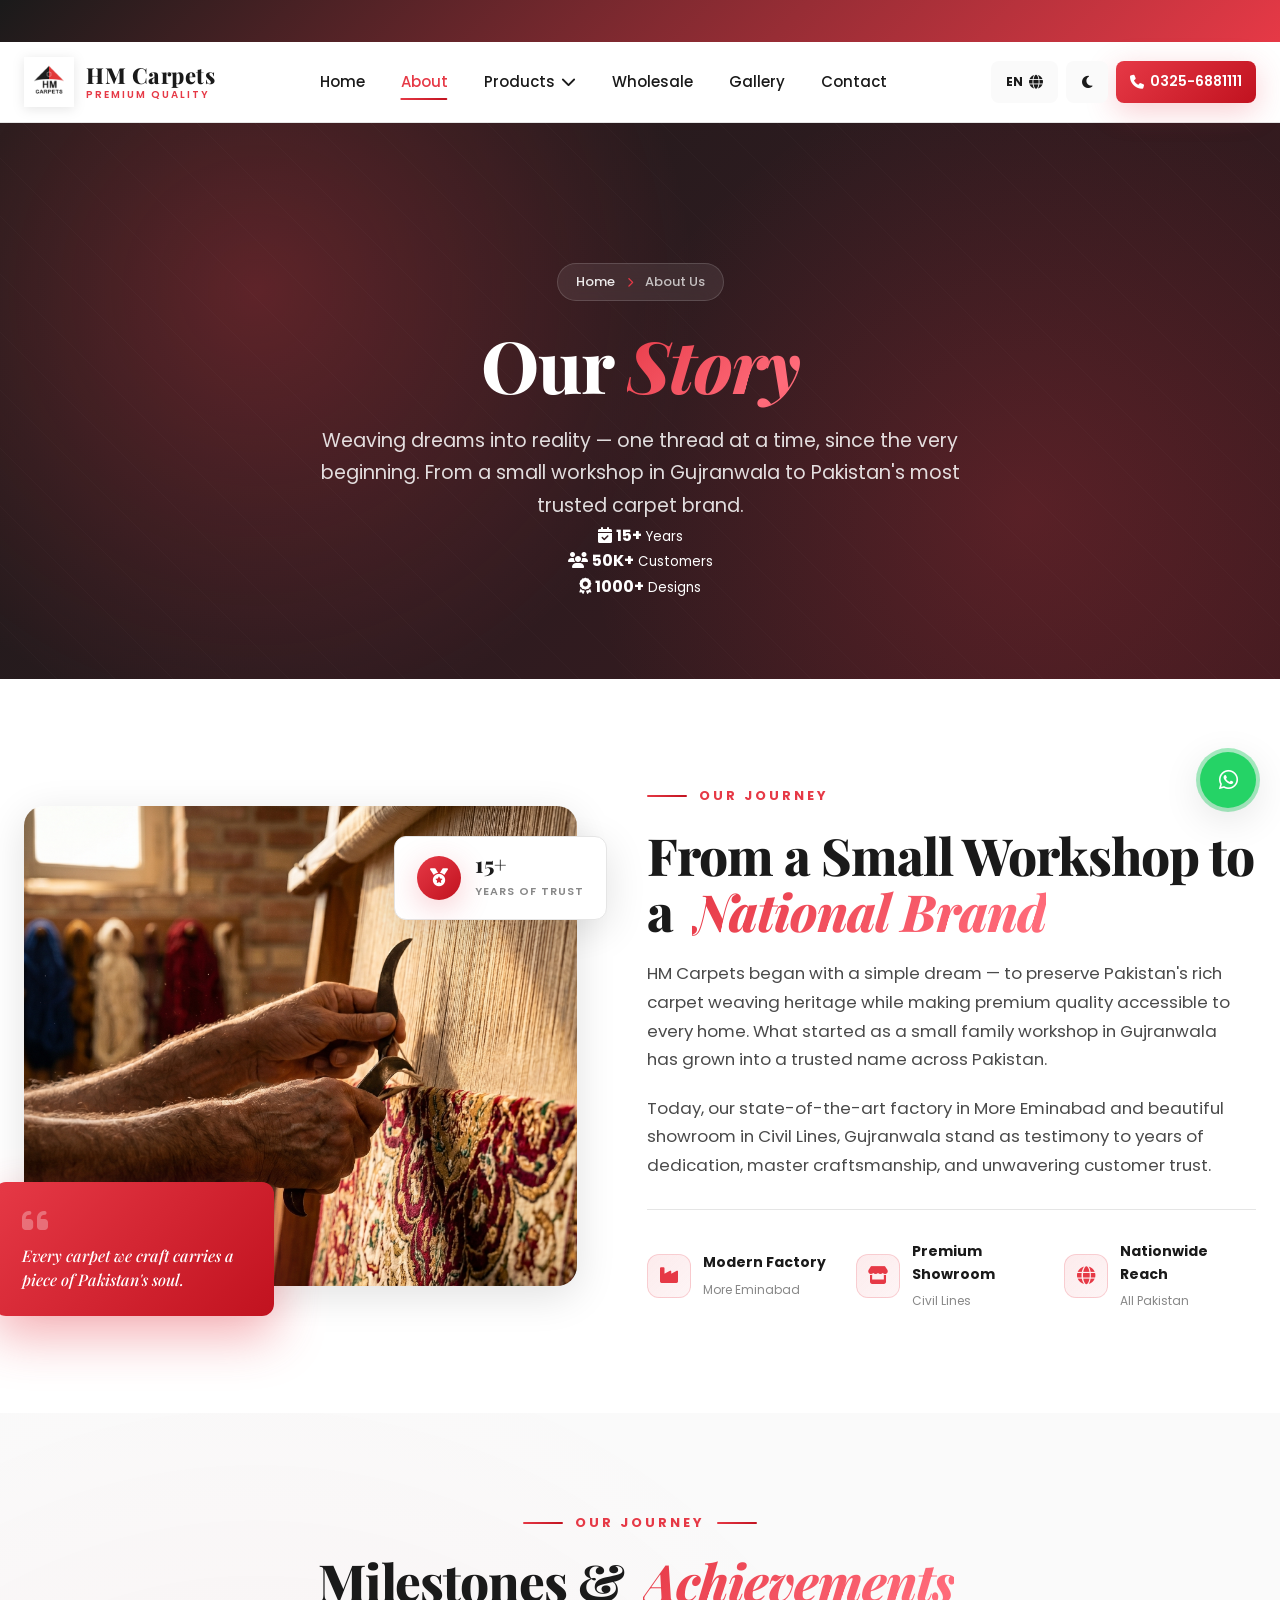
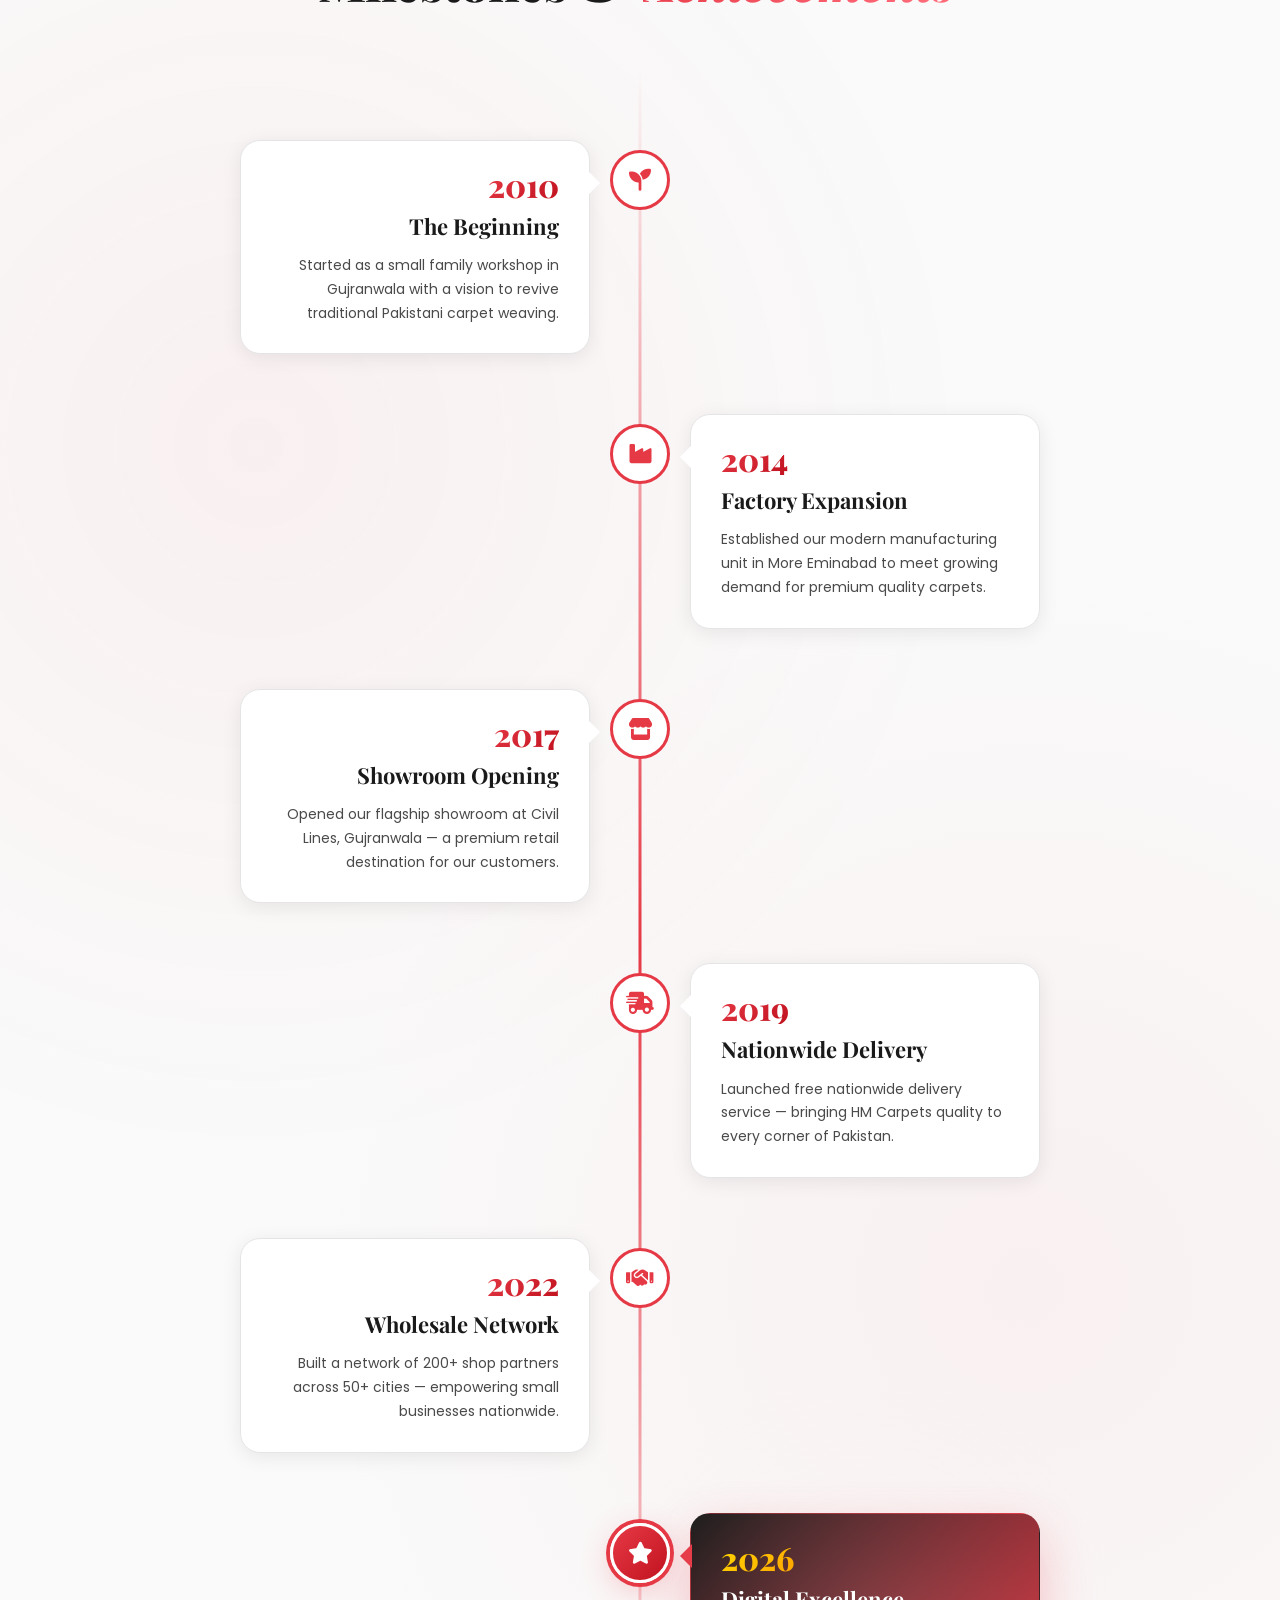
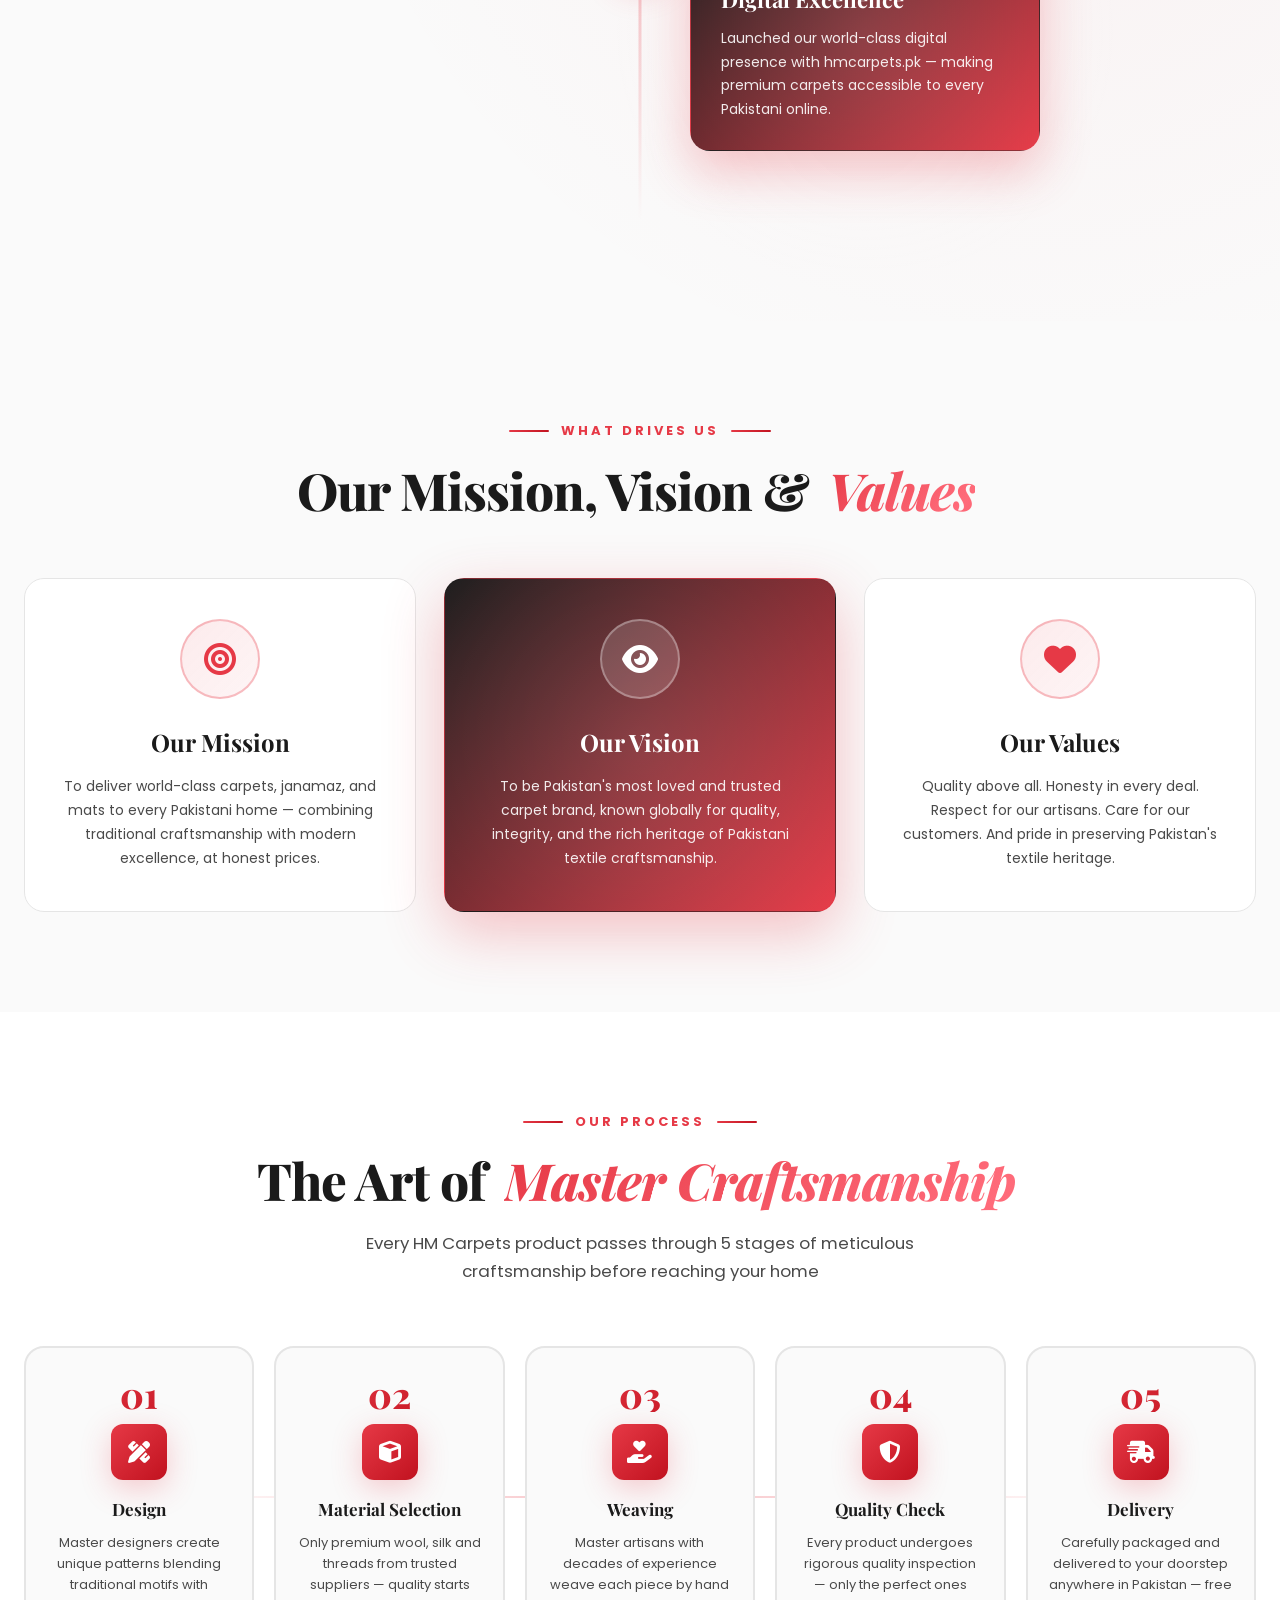
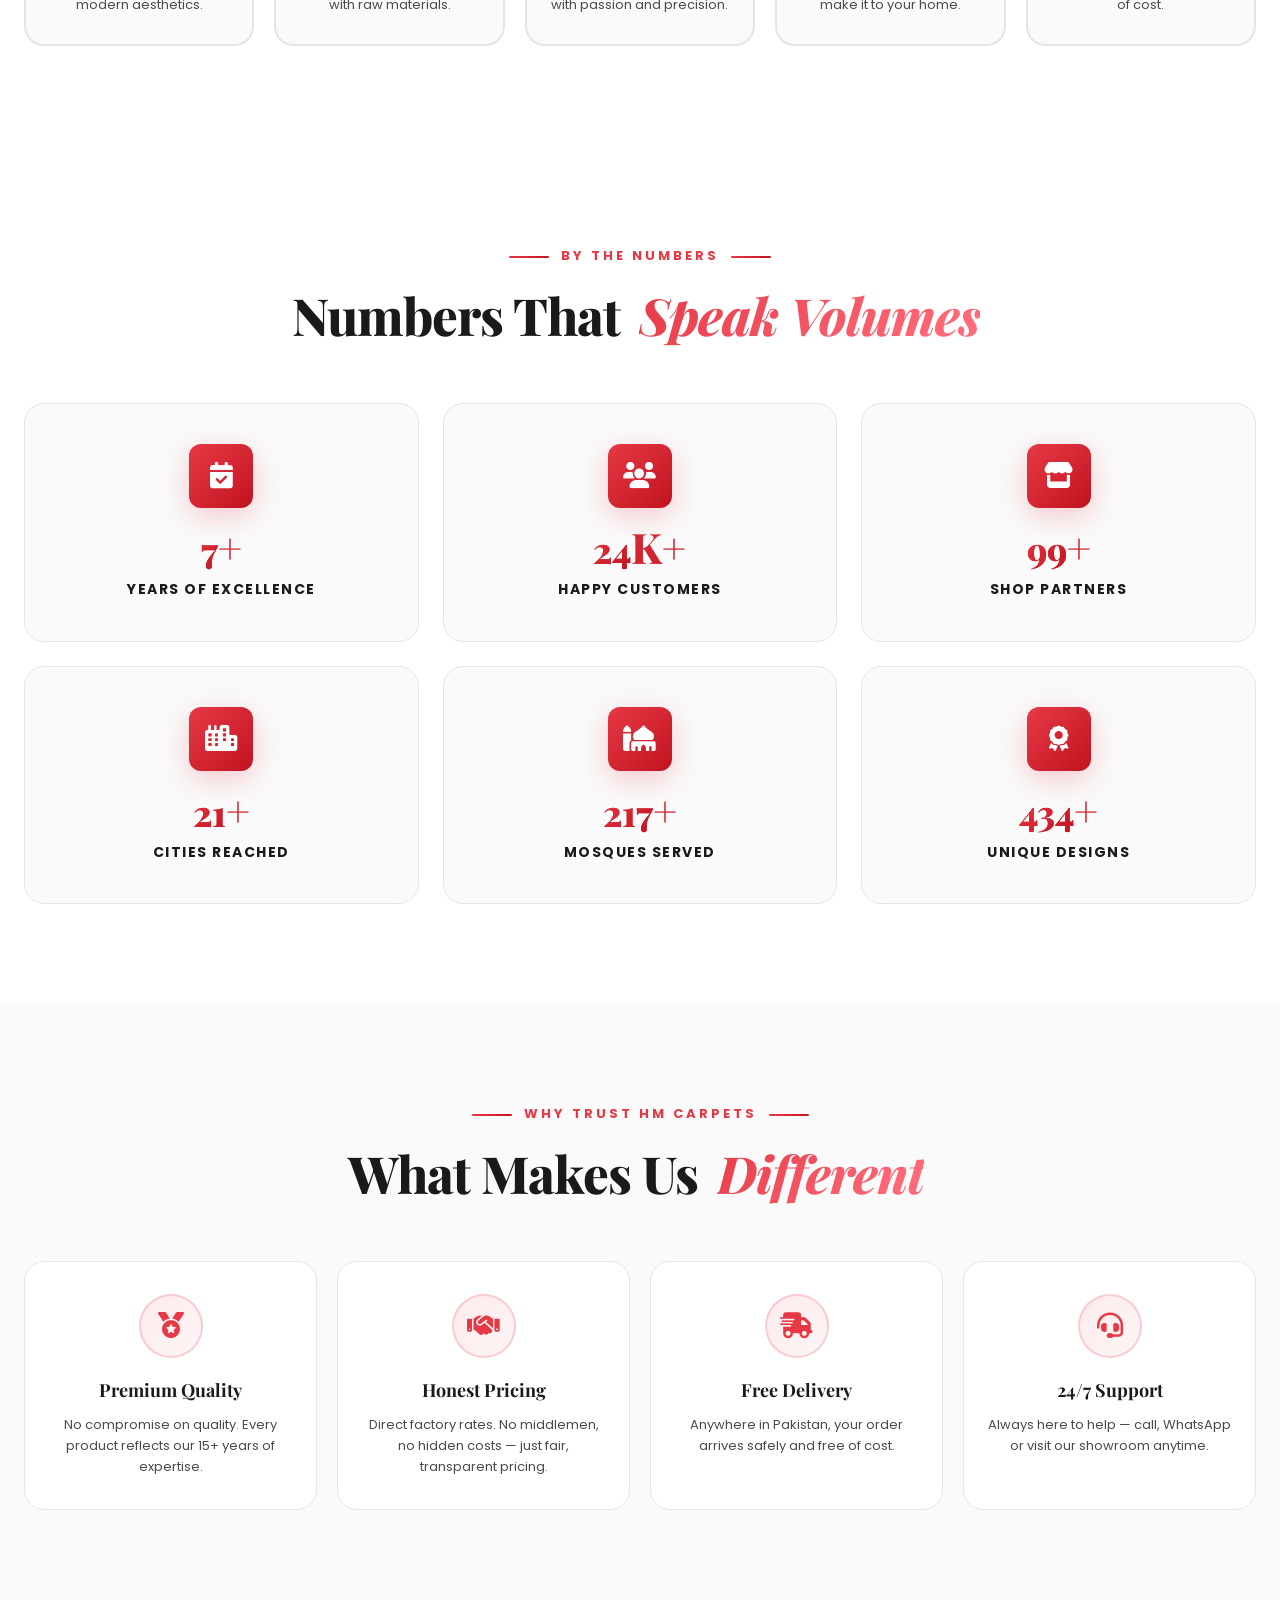
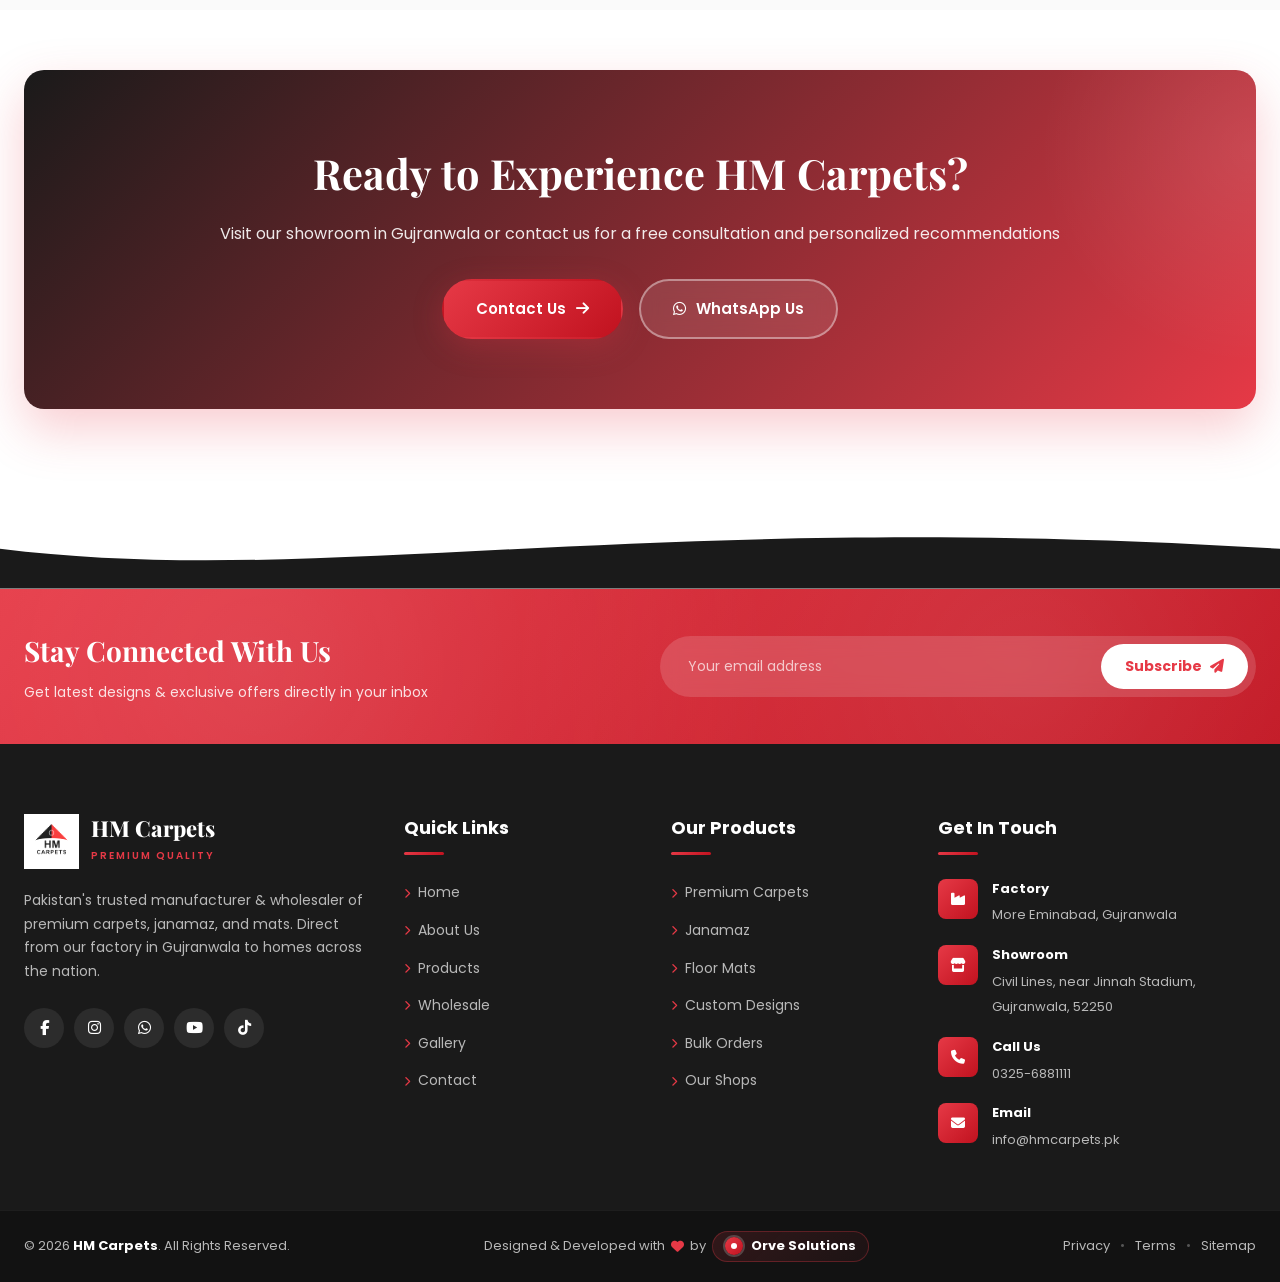
<file: pages/about.html>
<!DOCTYPE html>
<html lang="en" data-theme="light">
<head>
  <meta charset="UTF-8" />
  <meta http-equiv="X-UA-Compatible" content="IE=edge" />
  <meta name="viewport" content="width=device-width, initial-scale=1.0" />

  <title>About HM Carpets - Pakistan's Premium Carpet Manufacturer Since Years | Gujranwala</title>
  <meta name="description" content="Discover HM Carpets story - Pakistan's trusted carpet manufacturer in Gujranwala. Our heritage, mission, master craftsmanship and 15+ years of trust." />
  <meta name="keywords" content="HM Carpets about, carpet manufacturer Pakistan, Gujranwala carpet factory, HM Carpets story, premium carpets heritage" />
  <link rel="canonical" href="https://hmcarpets.pk/pages/about.html" />

  <meta property="og:type" content="website" />
  <meta property="og:title" content="About HM Carpets - Pakistan's Premium Carpet Manufacturer" />
  <meta property="og:description" content="Discover the story behind Pakistan's most trusted carpet brand." />
  <meta property="og:image" content="https://hmcarpets.pk/assets/logo/hm-logo.png" />

  <meta name="theme-color" content="#E63946" />
  <link rel="icon" type="image/png" href="../assets/logo/hm-logo.png" />

  <link rel="preconnect" href="https://fonts.googleapis.com" />
  <link rel="preconnect" href="https://fonts.gstatic.com" crossorigin />
  <link href="https://fonts.googleapis.com/css2?family=Playfair+Display:wght@400;600;700;900&family=Poppins:wght@300;400;500;600;700;800&family=Noto+Nastaliq+Urdu:wght@400;500;600;700&display=swap" rel="stylesheet" />
  <link rel="stylesheet" href="https://cdnjs.cloudflare.com/ajax/libs/font-awesome/6.5.1/css/all.min.css" />
  <link rel="stylesheet" href="https://unpkg.com/aos@2.3.1/dist/aos.css" />

  <link rel="stylesheet" href="../css/style.css" />
  <link rel="stylesheet" href="../css/animations.css" />
  <link rel="stylesheet" href="../css/responsive.css" />
  <link rel="stylesheet" href="../css/pages.css" />
  <link rel="stylesheet" href="../css/about.css" />
</head>
<body data-page="about">

  <div id="header-placeholder"></div>

  <main>

    <!-- PAGE HERO -->
    <section class="page-hero">
      <div class="page-hero-bg"></div>
      <div class="page-hero-pattern"></div>
      <div class="container">
        <div class="page-hero-content" data-aos="fade-up">
          <div class="page-breadcrumb">
            <a href="../index.html" data-en="Home" data-ur="ہوم">Home</a>
            <i class="fas fa-chevron-right"></i>
            <span data-en="About Us" data-ur="ہمارے بارے میں">About Us</span>
          </div>
          <h1 class="page-title">
            <span data-en="Our" data-ur="ہماری">Our</span>
            <span class="text-accent" data-en="Story" data-ur="کہانی">Story</span>
          </h1>
          <p class="page-subtitle" data-en="Weaving dreams into reality — one thread at a time, since the very beginning. From a small workshop in Gujranwala to Pakistan's most trusted carpet brand." data-ur="خوابوں کو حقیقت میں بُن رہے ہیں — گوجرانوالہ کی ایک چھوٹی ورکشاپ سے پاکستان کے سب سے قابل اعتماد قالین برانڈ تک۔">
            Weaving dreams into reality — one thread at a time, since the very beginning. From a small workshop in Gujranwala to Pakistan's most trusted carpet brand.
          </p>

          <div class="page-hero-stats">
            <div class="hero-stat-pill">
              <i class="fas fa-calendar-check"></i>
              <span><strong>15+</strong> <small data-en="Years" data-ur="سال">Years</small></span>
            </div>
            <div class="hero-stat-pill">
              <i class="fas fa-users"></i>
              <span><strong>50K+</strong> <small data-en="Customers" data-ur="گاہک">Customers</small></span>
            </div>
            <div class="hero-stat-pill">
              <i class="fas fa-award"></i>
              <span><strong>1000+</strong> <small data-en="Designs" data-ur="ڈیزائن">Designs</small></span>
            </div>
          </div>
        </div>
      </div>
    </section>

    <!-- STORY SECTION -->
    <section class="story-section">
      <div class="container">
        <div class="story-wrapper">
          <div class="story-image" data-aos="fade-right">
            <div class="story-image-main">
              <img src="../assets/images/about-1.jpg" alt="HM Carpets master craftsmanship" />
            </div>
            <div class="story-image-overlay">
              <i class="fas fa-quote-left"></i>
              <p data-en="Every carpet we craft carries a piece of Pakistan's soul." data-ur="ہم جو بھی قالین بناتے ہیں اس میں پاکستان کی روح ہوتی ہے۔">Every carpet we craft carries a piece of Pakistan's soul.</p>
            </div>
            <div class="story-image-badge">
              <i class="fas fa-medal"></i>
              <div>
                <strong>15+</strong>
                <span data-en="Years of Trust" data-ur="سالوں کا اعتماد">Years of Trust</span>
              </div>
            </div>
          </div>

          <div class="story-content" data-aos="fade-left">
            <div class="section-tag">
              <span class="tag-line"></span>
              <span data-en="Our Journey" data-ur="ہمارا سفر">Our Journey</span>
            </div>
            <h2 class="section-title">
              <span data-en="From a Small Workshop to a" data-ur="ایک چھوٹی ورکشاپ سے">From a Small Workshop to a</span>
              <span class="text-accent" data-en="National Brand" data-ur="قومی برانڈ تک">National Brand</span>
            </h2>
            <p class="section-desc" data-en="HM Carpets began with a simple dream — to preserve Pakistan's rich carpet weaving heritage while making premium quality accessible to every home. What started as a small family workshop in Gujranwala has grown into a trusted name across Pakistan." data-ur="ایچ ایم قالین ایک سادہ خواب سے شروع ہوا — پاکستان کی قالین بُنائی کی بھرپور وراثت کو محفوظ رکھنا اور پریمیم معیار کو ہر گھر تک پہنچانا۔">
              HM Carpets began with a simple dream — to preserve Pakistan's rich carpet weaving heritage while making premium quality accessible to every home. What started as a small family workshop in Gujranwala has grown into a trusted name across Pakistan.
            </p>
            <p class="section-desc" data-en="Today, our state-of-the-art factory in More Eminabad and beautiful showroom in Civil Lines, Gujranwala stand as testimony to years of dedication, master craftsmanship, and unwavering customer trust." data-ur="آج، مور ایمن آباد میں ہماری جدید فیکٹری اور سول لائنز، گوجرانوالہ میں خوبصورت شو روم، سالوں کی لگن، ماسٹر کاریگری اور کسٹمر کے اعتماد کی گواہی ہیں۔">
              Today, our state-of-the-art factory in More Eminabad and beautiful showroom in Civil Lines, Gujranwala stand as testimony to years of dedication, master craftsmanship, and unwavering customer trust.
            </p>

            <div class="story-highlights">
              <div class="story-highlight">
                <i class="fas fa-industry"></i>
                <div>
                  <strong data-en="Modern Factory" data-ur="جدید فیکٹری">Modern Factory</strong>
                  <span data-en="More Eminabad" data-ur="مور ایمن آباد">More Eminabad</span>
                </div>
              </div>
              <div class="story-highlight">
                <i class="fas fa-store"></i>
                <div>
                  <strong data-en="Premium Showroom" data-ur="پریمیم شو روم">Premium Showroom</strong>
                  <span data-en="Civil Lines" data-ur="سول لائنز">Civil Lines</span>
                </div>
              </div>
              <div class="story-highlight">
                <i class="fas fa-globe"></i>
                <div>
                  <strong data-en="Nationwide Reach" data-ur="ملک گیر رسائی">Nationwide Reach</strong>
                  <span data-en="All Pakistan" data-ur="پورا پاکستان">All Pakistan</span>
                </div>
              </div>
            </div>
          </div>
        </div>
      </div>
    </section>

    <!-- TIMELINE / JOURNEY -->
    <section class="timeline-section">
      <div class="container">
        <div class="section-header" data-aos="fade-up">
          <div class="section-tag center">
            <span class="tag-line"></span>
            <span data-en="Our Journey" data-ur="ہمارا سفر">Our Journey</span>
            <span class="tag-line"></span>
          </div>
          <h2 class="section-title center">
            <span data-en="Milestones &" data-ur="سنگ میل اور">Milestones &</span>
            <span class="text-accent" data-en="Achievements" data-ur="کامیابیاں">Achievements</span>
          </h2>
        </div>

        <div class="timeline">
          <div class="timeline-item" data-aos="fade-right">
            <div class="timeline-marker">
              <i class="fas fa-seedling"></i>
            </div>
            <div class="timeline-content">
              <span class="timeline-year">2010</span>
              <h3 data-en="The Beginning" data-ur="آغاز">The Beginning</h3>
              <p data-en="Started as a small family workshop in Gujranwala with a vision to revive traditional Pakistani carpet weaving." data-ur="گوجرانوالہ میں ایک چھوٹی فیملی ورکشاپ کے طور پر شروع، روایتی پاکستانی قالین بنائی کو زندہ کرنے کے وژن کے ساتھ۔">Started as a small family workshop in Gujranwala with a vision to revive traditional Pakistani carpet weaving.</p>
            </div>
          </div>

          <div class="timeline-item" data-aos="fade-left">
            <div class="timeline-marker">
              <i class="fas fa-industry"></i>
            </div>
            <div class="timeline-content">
              <span class="timeline-year">2014</span>
              <h3 data-en="Factory Expansion" data-ur="فیکٹری کی توسیع">Factory Expansion</h3>
              <p data-en="Established our modern manufacturing unit in More Eminabad to meet growing demand for premium quality carpets." data-ur="پریمیم کوالٹی قالین کی بڑھتی ہوئی طلب پوری کرنے کے لیے مور ایمن آباد میں جدید مینوفیکچرنگ یونٹ قائم کیا۔">Established our modern manufacturing unit in More Eminabad to meet growing demand for premium quality carpets.</p>
            </div>
          </div>

          <div class="timeline-item" data-aos="fade-right">
            <div class="timeline-marker">
              <i class="fas fa-store"></i>
            </div>
            <div class="timeline-content">
              <span class="timeline-year">2017</span>
              <h3 data-en="Showroom Opening" data-ur="شو روم کا افتتاح">Showroom Opening</h3>
              <p data-en="Opened our flagship showroom at Civil Lines, Gujranwala — a premium retail destination for our customers." data-ur="سول لائنز، گوجرانوالہ میں اپنا فلیگ شپ شو روم کھولا — ہمارے گاہکوں کے لیے پریمیم ریٹیل منزل۔">Opened our flagship showroom at Civil Lines, Gujranwala — a premium retail destination for our customers.</p>
            </div>
          </div>

          <div class="timeline-item" data-aos="fade-left">
            <div class="timeline-marker">
              <i class="fas fa-truck-fast"></i>
            </div>
            <div class="timeline-content">
              <span class="timeline-year">2019</span>
              <h3 data-en="Nationwide Delivery" data-ur="ملک گیر ڈیلیوری">Nationwide Delivery</h3>
              <p data-en="Launched free nationwide delivery service — bringing HM Carpets quality to every corner of Pakistan." data-ur="مفت ملک گیر ڈیلیوری سروس شروع کی — ایچ ایم قالین کی کوالٹی پاکستان کے ہر کونے تک پہنچائی۔">Launched free nationwide delivery service — bringing HM Carpets quality to every corner of Pakistan.</p>
            </div>
          </div>

          <div class="timeline-item" data-aos="fade-right">
            <div class="timeline-marker">
              <i class="fas fa-handshake"></i>
            </div>
            <div class="timeline-content">
              <span class="timeline-year">2022</span>
              <h3 data-en="Wholesale Network" data-ur="ہول سیل نیٹ ورک">Wholesale Network</h3>
              <p data-en="Built a network of 200+ shop partners across 50+ cities — empowering small businesses nationwide." data-ur="50+ شہروں میں 200+ پارٹنر دکانوں کا نیٹ ورک بنایا — ملک بھر میں چھوٹے کاروباروں کو با اختیار بنایا۔">Built a network of 200+ shop partners across 50+ cities — empowering small businesses nationwide.</p>
            </div>
          </div>

          <div class="timeline-item" data-aos="fade-left">
            <div class="timeline-marker featured">
              <i class="fas fa-star"></i>
            </div>
            <div class="timeline-content featured">
              <span class="timeline-year">2026</span>
              <h3 data-en="Digital Excellence" data-ur="ڈیجیٹل ایکسیلنس">Digital Excellence</h3>
              <p data-en="Launched our world-class digital presence with hmcarpets.pk — making premium carpets accessible to every Pakistani online." data-ur="hmcarpets.pk کے ساتھ اپنی عالمی معیار کی ڈیجیٹل موجودگی شروع کی — پریمیم قالین ہر پاکستانی تک آن لائن پہنچائے۔">Launched our world-class digital presence with hmcarpets.pk — making premium carpets accessible to every Pakistani online.</p>
            </div>
          </div>
        </div>
      </div>
    </section>

    <!-- MISSION VISION VALUES -->
    <section class="mvv-section">
      <div class="container">
        <div class="section-header" data-aos="fade-up">
          <div class="section-tag center">
            <span class="tag-line"></span>
            <span data-en="What Drives Us" data-ur="ہمیں کیا چلاتا ہے">What Drives Us</span>
            <span class="tag-line"></span>
          </div>
          <h2 class="section-title center">
            <span data-en="Our Mission, Vision &" data-ur="ہمارا مشن، وژن اور">Our Mission, Vision &</span>
            <span class="text-accent" data-en="Values" data-ur="اقدار">Values</span>
          </h2>
        </div>

        <div class="mvv-grid">
          <div class="mvv-card" data-aos="fade-up" data-aos-delay="0">
            <div class="mvv-icon"><i class="fas fa-bullseye"></i></div>
            <h3 data-en="Our Mission" data-ur="ہمارا مشن">Our Mission</h3>
            <p data-en="To deliver world-class carpets, janamaz, and mats to every Pakistani home — combining traditional craftsmanship with modern excellence, at honest prices." data-ur="ہر پاکستانی گھر تک عالمی معیار کے قالین، جائے نماز اور میٹس پہنچانا — روایتی کاریگری کو جدید بہترین کے ساتھ ملا کر، ایماندار قیمتوں پر۔">
              To deliver world-class carpets, janamaz, and mats to every Pakistani home — combining traditional craftsmanship with modern excellence, at honest prices.
            </p>
          </div>

          <div class="mvv-card mvv-card-featured" data-aos="fade-up" data-aos-delay="100">
            <div class="mvv-icon"><i class="fas fa-eye"></i></div>
            <h3 data-en="Our Vision" data-ur="ہمارا وژن">Our Vision</h3>
            <p data-en="To be Pakistan's most loved and trusted carpet brand, known globally for quality, integrity, and the rich heritage of Pakistani textile craftsmanship." data-ur="پاکستان کا سب سے زیادہ پسندیدہ اور قابل اعتماد قالین برانڈ بننا، جو معیار، دیانتداری اور پاکستانی ٹیکسٹائل کاریگری کی بھرپور وراثت کے لیے عالمی سطح پر جانا جاتا ہو۔">
              To be Pakistan's most loved and trusted carpet brand, known globally for quality, integrity, and the rich heritage of Pakistani textile craftsmanship.
            </p>
          </div>

          <div class="mvv-card" data-aos="fade-up" data-aos-delay="200">
            <div class="mvv-icon"><i class="fas fa-heart"></i></div>
            <h3 data-en="Our Values" data-ur="ہماری اقدار">Our Values</h3>
            <p data-en="Quality above all. Honesty in every deal. Respect for our artisans. Care for our customers. And pride in preserving Pakistan's textile heritage." data-ur="سب سے بڑھ کر معیار۔ ہر سودے میں ایمانداری۔ اپنے کاریگروں کا احترام۔ گاہکوں کی دیکھ بھال۔ اور پاکستان کی ٹیکسٹائل وراثت کو محفوظ رکھنے پر فخر۔">
              Quality above all. Honesty in every deal. Respect for our artisans. Care for our customers. And pride in preserving Pakistan's textile heritage.
            </p>
          </div>
        </div>
      </div>
    </section>

    <!-- CRAFTSMANSHIP / PROCESS -->
    <section class="craftsmanship-section">
      <div class="container">
        <div class="section-header" data-aos="fade-up">
          <div class="section-tag center">
            <span class="tag-line"></span>
            <span data-en="Our Process" data-ur="ہمارا طریقہ کار">Our Process</span>
            <span class="tag-line"></span>
          </div>
          <h2 class="section-title center">
            <span data-en="The Art of" data-ur="فن">The Art of</span>
            <span class="text-accent" data-en="Master Craftsmanship" data-ur="ماسٹر کاریگری">Master Craftsmanship</span>
          </h2>
          <p class="section-desc center" data-en="Every HM Carpets product passes through 5 stages of meticulous craftsmanship before reaching your home" data-ur="ایچ ایم قالین کی ہر پروڈکٹ آپ کے گھر پہنچنے سے پہلے 5 مراحل سے گزرتی ہے">
            Every HM Carpets product passes through 5 stages of meticulous craftsmanship before reaching your home
          </p>
        </div>

        <div class="craft-process-grid">
          <div class="craft-card" data-aos="fade-up" data-aos-delay="0">
            <div class="craft-num">01</div>
            <div class="craft-icon"><i class="fas fa-pencil-ruler"></i></div>
            <h3 data-en="Design" data-ur="ڈیزائن">Design</h3>
            <p data-en="Master designers create unique patterns blending traditional motifs with modern aesthetics." data-ur="ماسٹر ڈیزائنرز روایتی نقش و نگار اور جدید جمالیات کو ملا کر منفرد پیٹرن بناتے ہیں۔">Master designers create unique patterns blending traditional motifs with modern aesthetics.</p>
          </div>

          <div class="craft-card" data-aos="fade-up" data-aos-delay="100">
            <div class="craft-num">02</div>
            <div class="craft-icon"><i class="fas fa-cube"></i></div>
            <h3 data-en="Material Selection" data-ur="میٹیریل سلیکشن">Material Selection</h3>
            <p data-en="Only premium wool, silk and threads from trusted suppliers — quality starts with raw materials." data-ur="صرف قابل اعتماد سپلائرز سے پریمیم اون، ریشم اور دھاگے — معیار خام مال سے شروع ہوتا ہے۔">Only premium wool, silk and threads from trusted suppliers — quality starts with raw materials.</p>
          </div>

          <div class="craft-card" data-aos="fade-up" data-aos-delay="200">
            <div class="craft-num">03</div>
            <div class="craft-icon"><i class="fas fa-hand-holding-heart"></i></div>
            <h3 data-en="Weaving" data-ur="بُنائی">Weaving</h3>
            <p data-en="Master artisans with decades of experience weave each piece by hand with passion and precision." data-ur="دہائیوں کے تجربے والے ماسٹر کاریگر ہر ٹکڑے کو ہاتھ سے جذبے اور درستگی سے بُنتے ہیں۔">Master artisans with decades of experience weave each piece by hand with passion and precision.</p>
          </div>

          <div class="craft-card" data-aos="fade-up" data-aos-delay="300">
            <div class="craft-num">04</div>
            <div class="craft-icon"><i class="fas fa-shield-halved"></i></div>
            <h3 data-en="Quality Check" data-ur="کوالٹی چیک">Quality Check</h3>
            <p data-en="Every product undergoes rigorous quality inspection — only the perfect ones make it to your home." data-ur="ہر پروڈکٹ سخت کوالٹی معائنہ سے گزرتی ہے — صرف بہترین آپ کے گھر پہنچتی ہیں۔">Every product undergoes rigorous quality inspection — only the perfect ones make it to your home.</p>
          </div>

          <div class="craft-card" data-aos="fade-up" data-aos-delay="400">
            <div class="craft-num">05</div>
            <div class="craft-icon"><i class="fas fa-truck-fast"></i></div>
            <h3 data-en="Delivery" data-ur="ڈیلیوری">Delivery</h3>
            <p data-en="Carefully packaged and delivered to your doorstep anywhere in Pakistan — free of cost." data-ur="پاکستان میں کہیں بھی آپ کے گھر تک احتیاط سے پیک کرکے ڈیلیور کیا جاتا ہے — مفت۔">Carefully packaged and delivered to your doorstep anywhere in Pakistan — free of cost.</p>
          </div>
        </div>
      </div>
    </section>

    <!-- ACHIEVEMENTS -->
    <section class="achievements-section">
      <div class="container">
        <div class="section-header" data-aos="fade-up">
          <div class="section-tag center">
            <span class="tag-line"></span>
            <span data-en="By The Numbers" data-ur="اعداد و شمار میں">By The Numbers</span>
            <span class="tag-line"></span>
          </div>
          <h2 class="section-title center">
            <span data-en="Numbers That" data-ur="نمبر جو">Numbers That</span>
            <span class="text-accent" data-en="Speak Volumes" data-ur="بولتے ہیں">Speak Volumes</span>
          </h2>
        </div>

        <div class="achievements-grid">
          <div class="achievement-card" data-aos="zoom-in" data-aos-delay="0">
            <div class="achievement-icon"><i class="fas fa-calendar-check"></i></div>
            <div class="achievement-num"><span class="counter" data-target="15">0</span>+</div>
            <h4 data-en="Years of Excellence" data-ur="سالوں کی مہارت">Years of Excellence</h4>
          </div>
          <div class="achievement-card" data-aos="zoom-in" data-aos-delay="100">
            <div class="achievement-icon"><i class="fas fa-users"></i></div>
            <div class="achievement-num"><span class="counter" data-target="50">0</span>K+</div>
            <h4 data-en="Happy Customers" data-ur="خوش گاہک">Happy Customers</h4>
          </div>
          <div class="achievement-card" data-aos="zoom-in" data-aos-delay="200">
            <div class="achievement-icon"><i class="fas fa-store"></i></div>
            <div class="achievement-num"><span class="counter" data-target="200">0</span>+</div>
            <h4 data-en="Shop Partners" data-ur="پارٹنر دکانیں">Shop Partners</h4>
          </div>
          <div class="achievement-card" data-aos="zoom-in" data-aos-delay="300">
            <div class="achievement-icon"><i class="fas fa-city"></i></div>
            <div class="achievement-num"><span class="counter" data-target="50">0</span>+</div>
            <h4 data-en="Cities Reached" data-ur="شہر پہنچے">Cities Reached</h4>
          </div>
          <div class="achievement-card" data-aos="zoom-in" data-aos-delay="400">
            <div class="achievement-icon"><i class="fas fa-mosque"></i></div>
            <div class="achievement-num"><span class="counter" data-target="500">0</span>+</div>
            <h4 data-en="Mosques Served" data-ur="مساجد کی خدمت">Mosques Served</h4>
          </div>
          <div class="achievement-card" data-aos="zoom-in" data-aos-delay="500">
            <div class="achievement-icon"><i class="fas fa-award"></i></div>
            <div class="achievement-num"><span class="counter" data-target="1000">0</span>+</div>
            <h4 data-en="Unique Designs" data-ur="منفرد ڈیزائن">Unique Designs</h4>
          </div>
        </div>
      </div>
    </section>

    <!-- WHY CHOOSE US -->
    <section class="why-choose-section">
      <div class="container">
        <div class="section-header" data-aos="fade-up">
          <div class="section-tag center">
            <span class="tag-line"></span>
            <span data-en="Why Trust HM Carpets" data-ur="ایچ ایم قالین پر بھروسہ کیوں">Why Trust HM Carpets</span>
            <span class="tag-line"></span>
          </div>
          <h2 class="section-title center">
            <span data-en="What Makes Us" data-ur="ہمیں کیا">What Makes Us</span>
            <span class="text-accent" data-en="Different" data-ur="مختلف بناتا ہے">Different</span>
          </h2>
        </div>

        <div class="why-choose-grid">
          <div class="why-choose-card" data-aos="fade-up" data-aos-delay="0">
            <i class="fas fa-medal"></i>
            <h4 data-en="Premium Quality" data-ur="پریمیم کوالٹی">Premium Quality</h4>
            <p data-en="No compromise on quality. Every product reflects our 15+ years of expertise." data-ur="کوالٹی پر کوئی سمجھوتہ نہیں۔ ہر پروڈکٹ ہماری 15+ سال کی مہارت کی عکاسی کرتی ہے۔">No compromise on quality. Every product reflects our 15+ years of expertise.</p>
          </div>
          <div class="why-choose-card" data-aos="fade-up" data-aos-delay="100">
            <i class="fas fa-handshake"></i>
            <h4 data-en="Honest Pricing" data-ur="ایماندار قیمت">Honest Pricing</h4>
            <p data-en="Direct factory rates. No middlemen, no hidden costs — just fair, transparent pricing." data-ur="براہ راست فیکٹری ریٹس۔ کوئی بیچ والا نہیں — صرف منصفانہ، شفاف قیمت۔">Direct factory rates. No middlemen, no hidden costs — just fair, transparent pricing.</p>
          </div>
          <div class="why-choose-card" data-aos="fade-up" data-aos-delay="200">
            <i class="fas fa-truck-fast"></i>
            <h4 data-en="Free Delivery" data-ur="مفت ڈیلیوری">Free Delivery</h4>
            <p data-en="Anywhere in Pakistan, your order arrives safely and free of cost." data-ur="پاکستان میں کہیں بھی، آپ کا آرڈر محفوظ اور مفت پہنچتا ہے۔">Anywhere in Pakistan, your order arrives safely and free of cost.</p>
          </div>
          <div class="why-choose-card" data-aos="fade-up" data-aos-delay="300">
            <i class="fas fa-headset"></i>
            <h4 data-en="24/7 Support" data-ur="24/7 سپورٹ">24/7 Support</h4>
            <p data-en="Always here to help — call, WhatsApp or visit our showroom anytime." data-ur="ہمیشہ مدد کے لیے حاضر — کال، واٹس ایپ یا شو روم وزٹ کریں۔">Always here to help — call, WhatsApp or visit our showroom anytime.</p>
          </div>
        </div>
      </div>
    </section>

    <!-- CTA -->
    <section class="page-cta-section">
      <div class="container">
        <div class="page-cta" data-aos="zoom-in">
          <h2 data-en="Ready to Experience HM Carpets?" data-ur="ایچ ایم قالین کا تجربہ کرنے کے لیے تیار ہیں؟">Ready to Experience HM Carpets?</h2>
          <p data-en="Visit our showroom in Gujranwala or contact us for a free consultation and personalized recommendations" data-ur="گوجرانوالہ میں ہمارا شو روم وزٹ کریں یا مفت مشاورت اور ذاتی سفارشات کے لیے رابطہ کریں">
            Visit our showroom in Gujranwala or contact us for a free consultation and personalized recommendations
          </p>
          <div class="page-cta-buttons">
            <a href="contact.html" class="btn btn-primary">
              <span data-en="Contact Us" data-ur="رابطہ کریں">Contact Us</span>
              <i class="fas fa-arrow-right"></i>
            </a>
            <a href="https://wa.me/923256881111" target="_blank" rel="noopener" class="btn btn-outline">
              <i class="fab fa-whatsapp"></i>
              <span data-en="WhatsApp Us" data-ur="واٹس ایپ کریں">WhatsApp Us</span>
            </a>
          </div>
        </div>
      </div>
    </section>

  </main>

  <div id="footer-placeholder"></div>

  <script src="https://unpkg.com/aos@2.3.1/dist/aos.js"></script>
  <script src="../js/translations.js"></script>
  <script src="../js/theme.js"></script>
  <script src="../js/components-loader.js"></script>
  <script src="../js/main.js"></script>
  <script src="../js/init.js"></script>
</body>
</html>
</file>
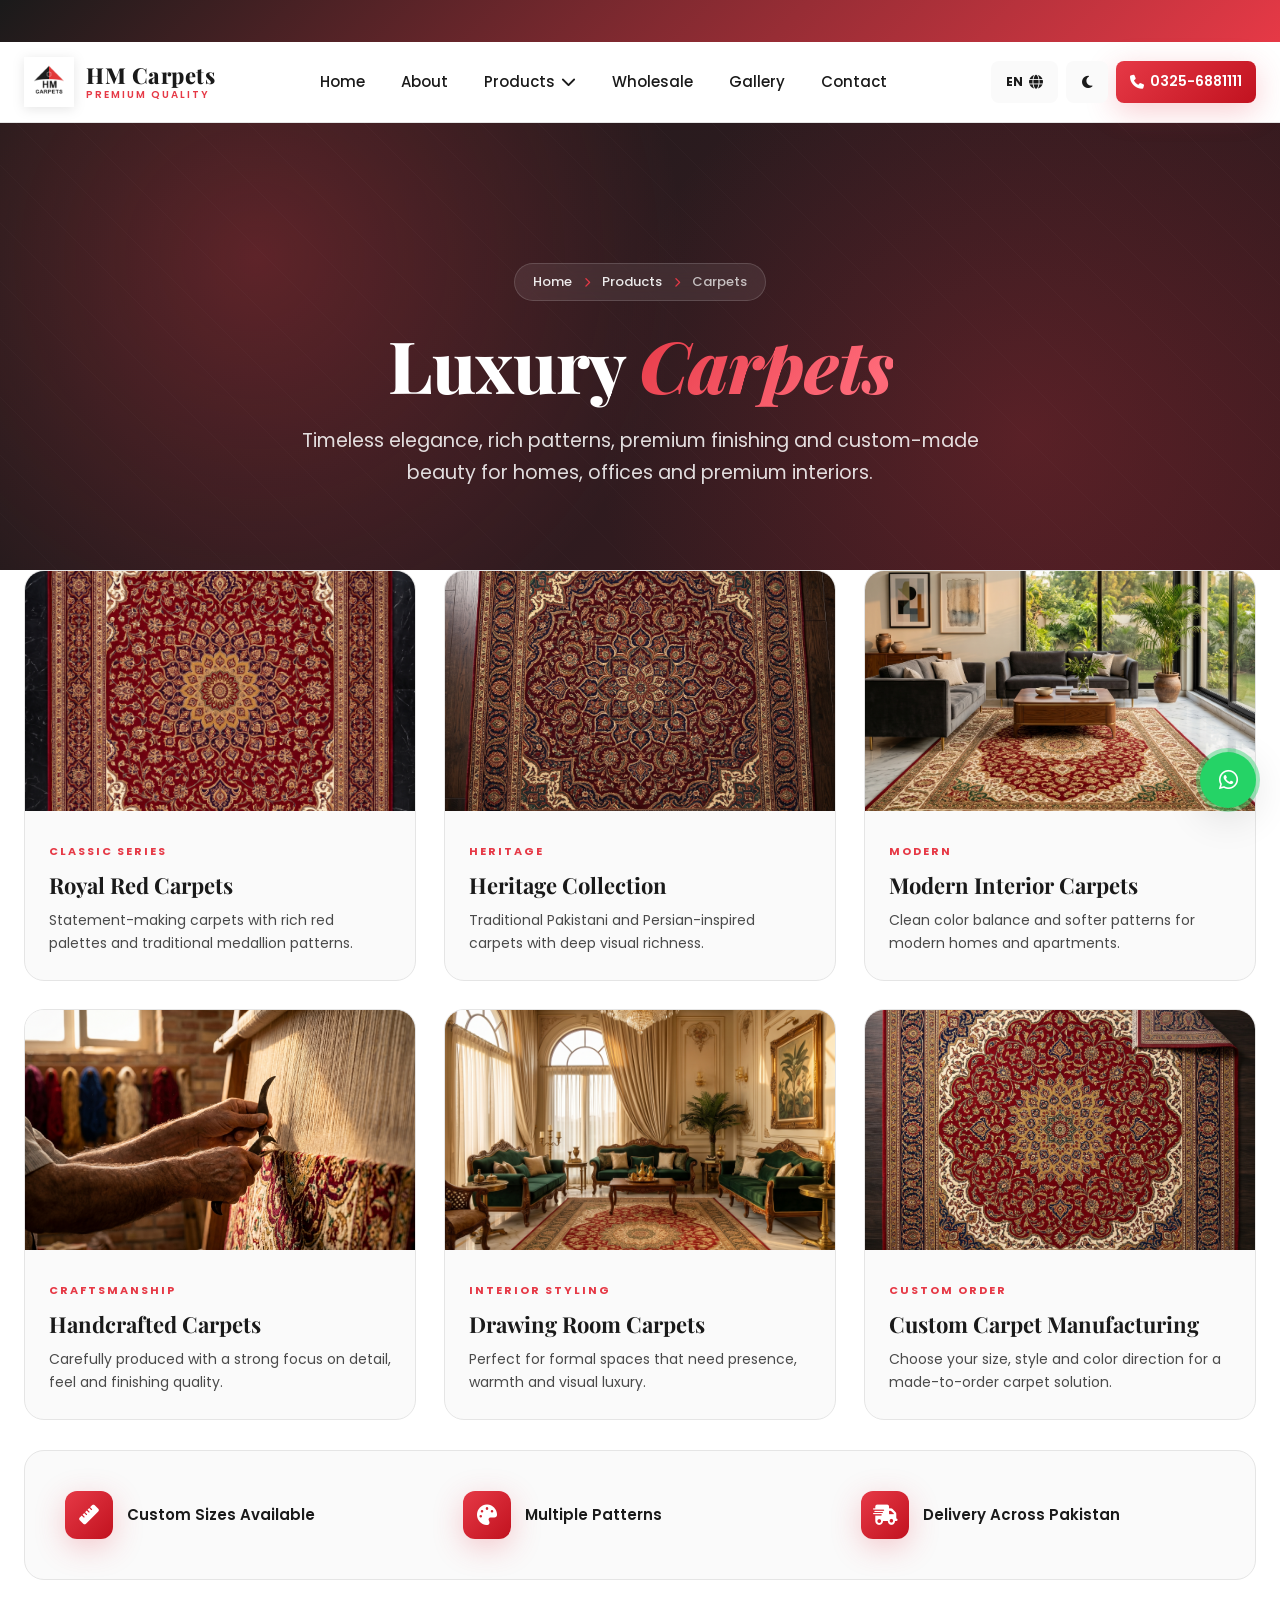
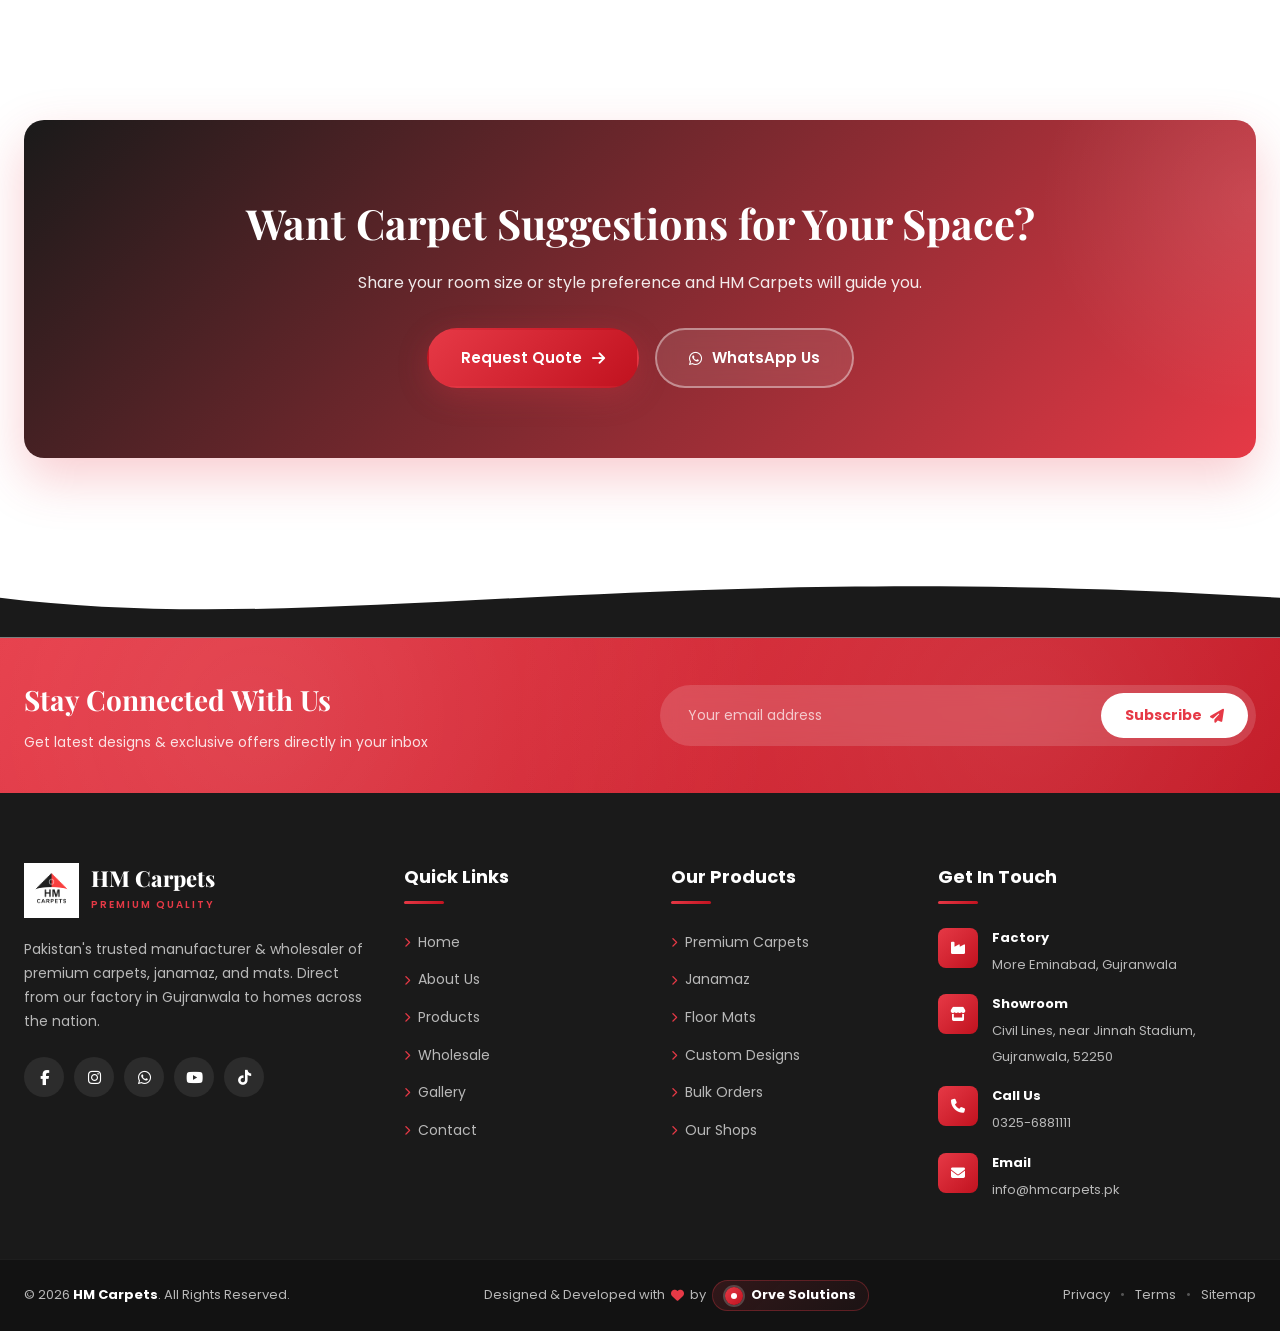
<file: pages/carpets.html>
<!DOCTYPE html>
<html lang="en" data-theme="light">
<head>
  <meta charset="UTF-8" />
  <meta http-equiv="X-UA-Compatible" content="IE=edge" />
  <meta name="viewport" content="width=device-width, initial-scale=1.0" />

  <title>Luxury Carpets - HM Carpets | Premium Carpet Collection Pakistan</title>
  <meta name="description" content="Explore HM Carpets luxury carpet collection including traditional, modern, heritage and custom carpets with nationwide delivery across Pakistan." />
  <meta name="keywords" content="luxury carpets Pakistan, HM Carpets carpets, traditional carpets, modern carpets, Gujranwala carpet manufacturer" />
  <link rel="canonical" href="https://hmcarpets.pk/pages/carpets.html" />

  <meta name="theme-color" content="#E63946" />
  <link rel="icon" type="image/png" href="../assets/logo/hm-logo.png" />

  <link rel="preconnect" href="https://fonts.googleapis.com" />
  <link rel="preconnect" href="https://fonts.gstatic.com" crossorigin />
  <link href="https://fonts.googleapis.com/css2?family=Playfair+Display:wght@400;600;700;900&family=Poppins:wght@300;400;500;600;700;800&family=Noto+Nastaliq+Urdu:wght@400;500;600;700&display=swap" rel="stylesheet" />
  <link rel="stylesheet" href="https://cdnjs.cloudflare.com/ajax/libs/font-awesome/6.5.1/css/all.min.css" />
  <link rel="stylesheet" href="https://unpkg.com/aos@2.3.1/dist/aos.css" />

  <link rel="stylesheet" href="../css/style.css" />
  <link rel="stylesheet" href="../css/animations.css" />
  <link rel="stylesheet" href="../css/responsive.css" />
  <link rel="stylesheet" href="../css/pages.css" />
</head>
<body data-page="carpets">

  <div id="header-placeholder"></div>

  <main>
    <section class="page-hero">
      <div class="page-hero-bg"></div>
      <div class="page-hero-pattern"></div>
      <div class="container">
        <div class="page-hero-content" data-aos="fade-up">
          <div class="page-breadcrumb">
            <a href="../index.html">Home</a>
            <i class="fas fa-chevron-right"></i>
            <a href="products.html" data-en="Products" data-ur="مصنوعات">Products</a>
            <i class="fas fa-chevron-right"></i>
            <span data-en="Carpets" data-ur="قالین">Carpets</span>
          </div>
          <h1 class="page-title">
            <span data-en="Luxury" data-ur="لگژری">Luxury</span>
            <span class="text-accent" data-en="Carpets" data-ur="قالین">Carpets</span>
          </h1>
          <p class="page-subtitle" data-en="Timeless elegance, rich patterns, premium finishing and custom-made beauty for homes, offices and premium interiors." data-ur="لازوال خوبصورتی، شاندار ڈیزائن، پریمیم فنشنگ اور گھروں، دفاتر اور پریمیم انٹیریئرز کے لیے خاص انتخاب۔">
            Timeless elegance, rich patterns, premium finishing and custom-made beauty for homes, offices and premium interiors.
          </p>
        </div>
      </div>
    </section>

    <section class="product-detail-section">
      <div class="container">
        <div class="detail-grid">

          <article class="detail-card" data-aos="fade-up" data-aos-delay="0">
            <img src="../assets/images/gallery-1.jpg" alt="Royal Red Carpets" />
            <div class="detail-card-body">
              <span class="detail-label" data-en="Classic Series" data-ur="کلاسک سیریز">Classic Series</span>
              <h3 data-en="Royal Red Carpets" data-ur="رائل ریڈ قالین">Royal Red Carpets</h3>
              <p data-en="Statement-making carpets with rich red palettes and traditional medallion patterns." data-ur="روایتی میڈیلین ڈیزائن اور ریڈ شیڈز کے ساتھ شاندار قالین۔">Statement-making carpets with rich red palettes and traditional medallion patterns.</p>
            </div>
          </article>

          <article class="detail-card" data-aos="fade-up" data-aos-delay="100">
            <img src="../assets/images/gallery-5.jpg" alt="Heritage Collection" />
            <div class="detail-card-body">
              <span class="detail-label" data-en="Heritage" data-ur="ہیریٹیج">Heritage</span>
              <h3 data-en="Heritage Collection" data-ur="ہیریٹیج کلیکشن">Heritage Collection</h3>
              <p data-en="Traditional Pakistani and Persian-inspired carpets with deep visual richness." data-ur="پاکستانی اور پرشین اثرات سے بھرپور روایتی قالین۔">Traditional Pakistani and Persian-inspired carpets with deep visual richness.</p>
            </div>
          </article>

          <article class="detail-card" data-aos="fade-up" data-aos-delay="200">
            <img src="../assets/images/gallery-3.jpg" alt="Modern Interior Carpets" />
            <div class="detail-card-body">
              <span class="detail-label" data-en="Modern" data-ur="ماڈرن">Modern</span>
              <h3 data-en="Modern Interior Carpets" data-ur="ماڈرن انٹیریئر قالین">Modern Interior Carpets</h3>
              <p data-en="Clean color balance and softer patterns for modern homes and apartments." data-ur="ماڈرن گھروں اور اپارٹمنٹس کے لیے نرم اور خوبصورت پیٹرنز۔">Clean color balance and softer patterns for modern homes and apartments.</p>
            </div>
          </article>

          <article class="detail-card" data-aos="fade-up" data-aos-delay="300">
            <img src="../assets/images/about-1.jpg" alt="Handcrafted Carpets" />
            <div class="detail-card-body">
              <span class="detail-label" data-en="Craftsmanship" data-ur="کاریگری">Craftsmanship</span>
              <h3 data-en="Handcrafted Carpets" data-ur="ہاتھ سے تیار قالین">Handcrafted Carpets</h3>
              <p data-en="Carefully produced with a strong focus on detail, feel and finishing quality." data-ur="تفصیل، لمس اور فنشنگ کو مدنظر رکھتے ہوئے بہترین کاریگری سے تیار کردہ قالین۔">Carefully produced with a strong focus on detail, feel and finishing quality.</p>
            </div>
          </article>

          <article class="detail-card" data-aos="fade-up" data-aos-delay="400">
            <img src="../assets/images/gallery-6.jpg" alt="Drawing Room Carpets" />
            <div class="detail-card-body">
              <span class="detail-label" data-en="Interior Styling" data-ur="انٹیریئر اسٹائلنگ">Interior Styling</span>
              <h3 data-en="Drawing Room Carpets" data-ur="ڈرائنگ روم قالین">Drawing Room Carpets</h3>
              <p data-en="Perfect for formal spaces that need presence, warmth and visual luxury." data-ur="فارمل جگہوں کے لیے بہترین، جہاں خوبصورتی اور پریمیم لک چاہیے۔">Perfect for formal spaces that need presence, warmth and visual luxury.</p>
            </div>
          </article>

          <article class="detail-card" data-aos="fade-up" data-aos-delay="500">
            <img src="../assets/images/product-carpet.jpg" alt="Custom Carpet Manufacturing" />
            <div class="detail-card-body">
              <span class="detail-label" data-en="Custom Order" data-ur="کسٹم آرڈر">Custom Order</span>
              <h3 data-en="Custom Carpet Manufacturing" data-ur="کسٹم قالین مینوفیکچرنگ">Custom Carpet Manufacturing</h3>
              <p data-en="Choose your size, style and color direction for a made-to-order carpet solution." data-ur="اپنے سائز، رنگ اور ڈیزائن کے مطابق خاص قالین بنوائیں۔">Choose your size, style and color direction for a made-to-order carpet solution.</p>
            </div>
          </article>

        </div>
      </div>
    </section>

    <section class="benefit-band-section">
      <div class="container">
        <div class="benefit-band">
          <div class="benefit-band-item"><i class="fas fa-ruler"></i><span data-en="Custom Sizes Available" data-ur="کسٹم سائز دستیاب">Custom Sizes Available</span></div>
          <div class="benefit-band-item"><i class="fas fa-palette"></i><span data-en="Multiple Patterns" data-ur="متعدد ڈیزائن">Multiple Patterns</span></div>
          <div class="benefit-band-item"><i class="fas fa-truck-fast"></i><span data-en="Delivery Across Pakistan" data-ur="پورے پاکستان میں ڈیلیوری">Delivery Across Pakistan</span></div>
        </div>
      </div>
    </section>

    <section class="page-cta-section">
      <div class="container">
        <div class="page-cta" data-aos="zoom-in">
          <h2 data-en="Want Carpet Suggestions for Your Space?" data-ur="اپنی جگہ کے لیے قالین کی رہنمائی چاہیے؟">Want Carpet Suggestions for Your Space?</h2>
          <p data-en="Share your room size or style preference and HM Carpets will guide you." data-ur="اپنے کمرے کا سائز یا اسٹائل بتائیں، ایچ ایم قالین آپ کی رہنمائی کرے گا۔">
            Share your room size or style preference and HM Carpets will guide you.
          </p>
          <div class="page-cta-buttons">
            <a href="contact.html" class="btn btn-primary"><span data-en="Request Quote" data-ur="قیمت معلوم کریں">Request Quote</span><i class="fas fa-arrow-right"></i></a>
            <a href="https://wa.me/923256881111" target="_blank" rel="noopener" class="btn btn-outline"><i class="fab fa-whatsapp"></i><span data-en="WhatsApp Us" data-ur="واٹس ایپ کریں">WhatsApp Us</span></a>
          </div>
        </div>
      </div>
    </section>
  </main>

  <div id="footer-placeholder"></div>

  <script src="https://unpkg.com/aos@2.3.1/dist/aos.js"></script>
  <script src="../js/translations.js"></script>
  <script src="../js/theme.js"></script>
  <script src="../js/components-loader.js"></script>
  <script src="../js/main.js"></script>
  <script src="../js/init.js"></script>
</body>
</html>
</file>
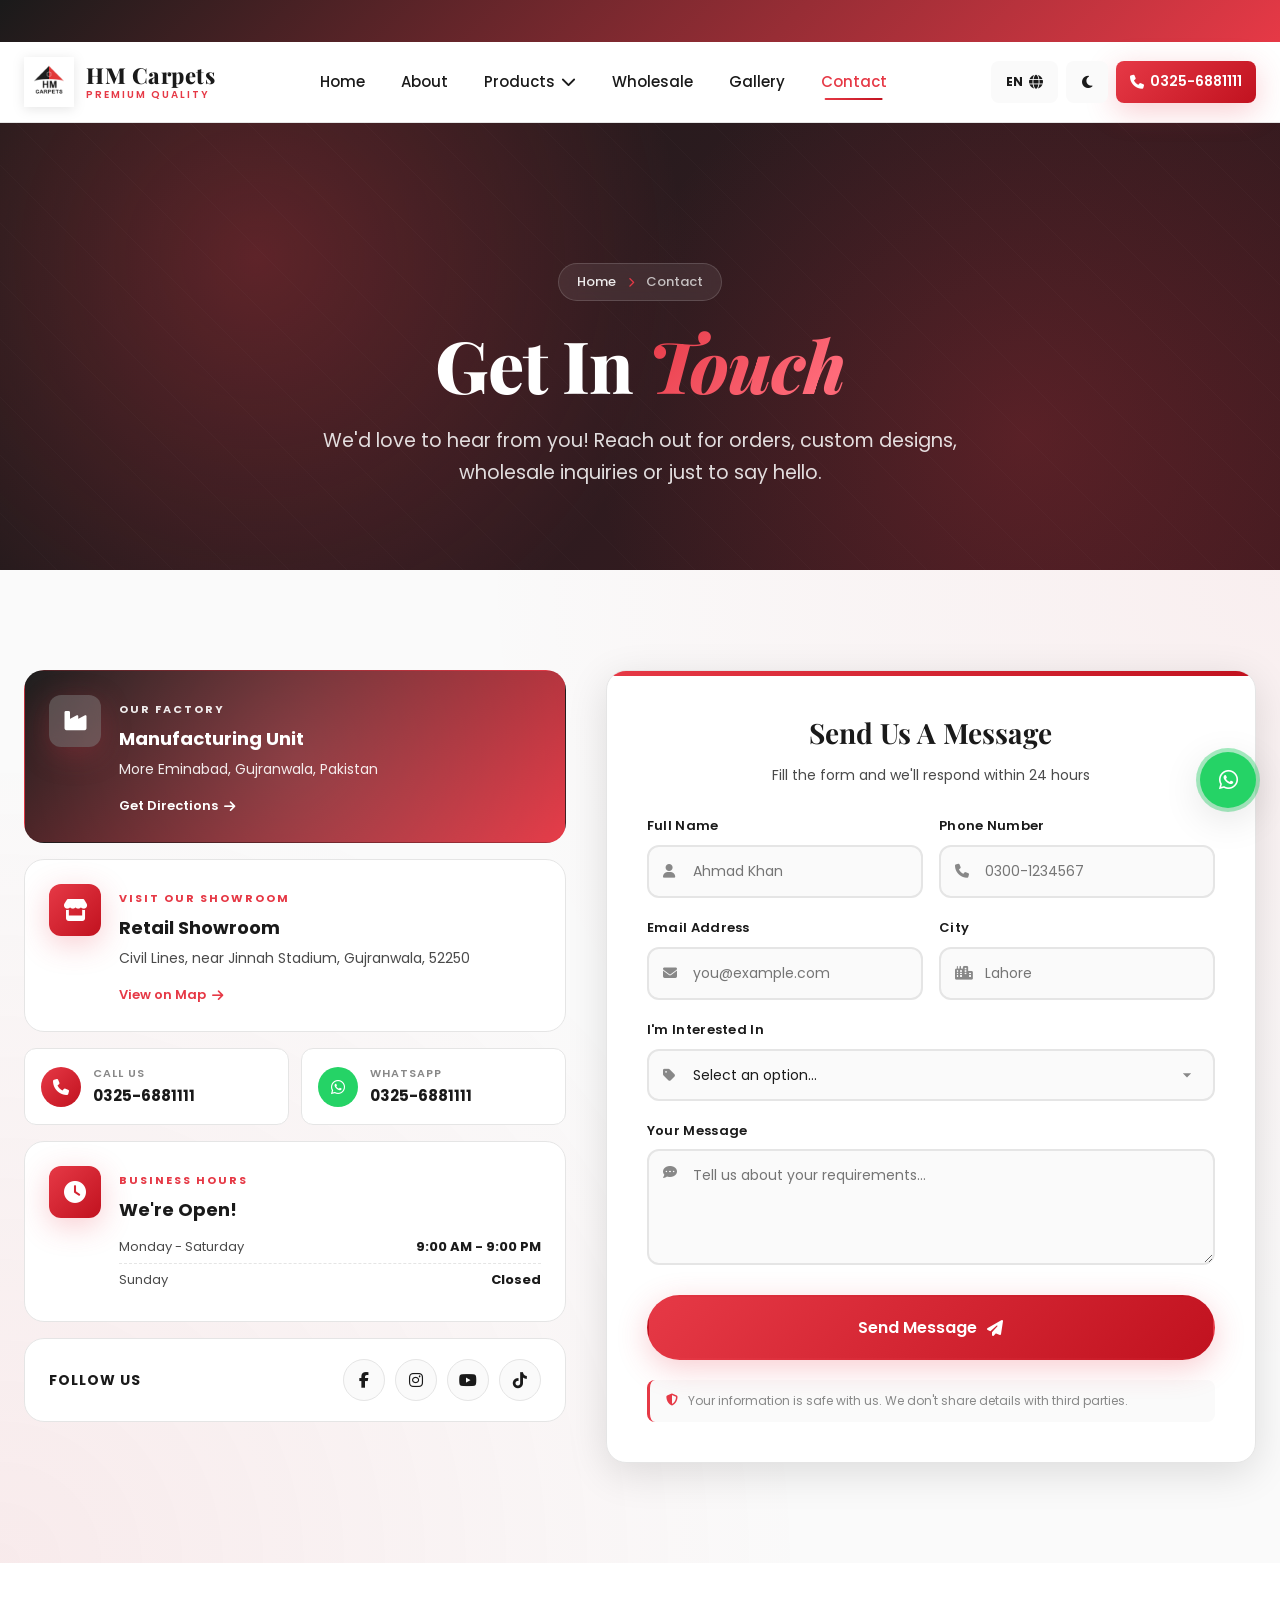
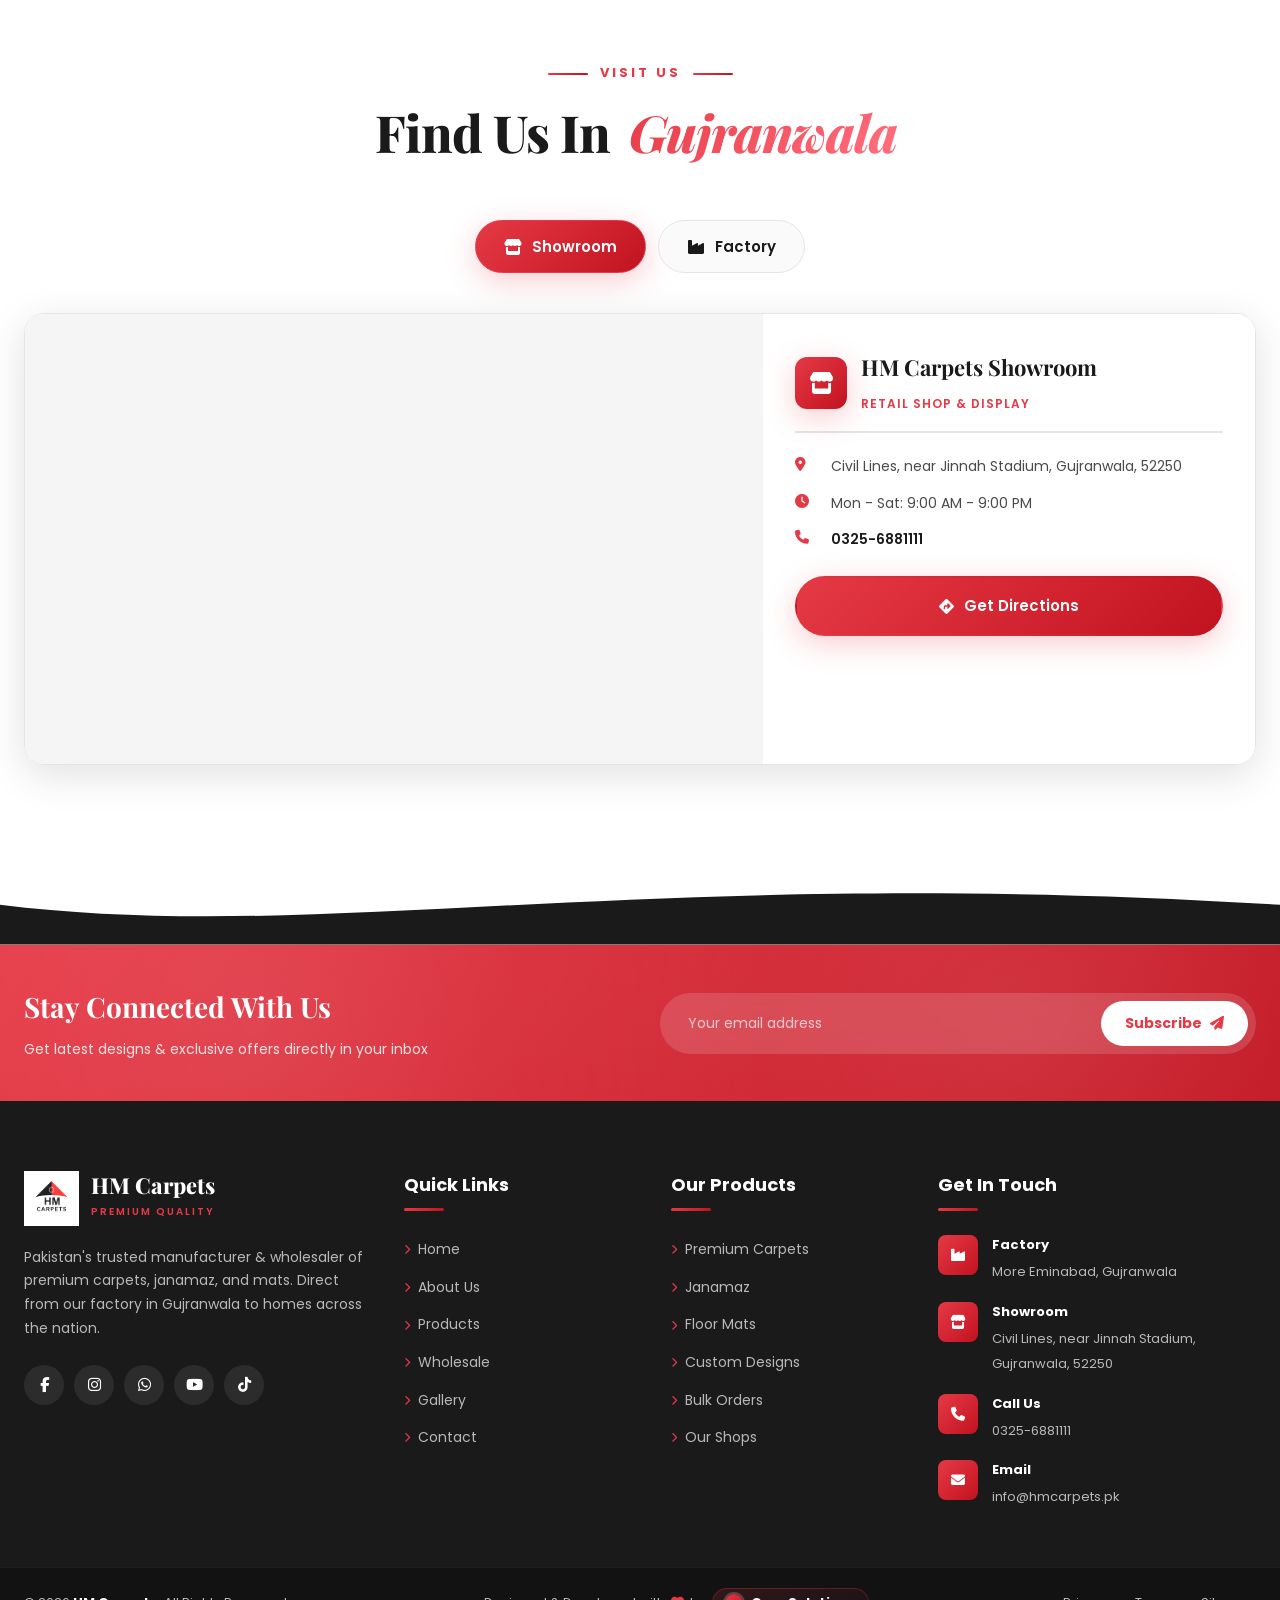
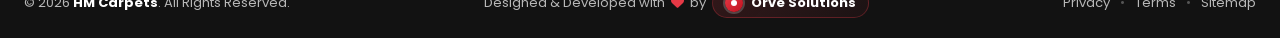
<file: pages/contact.html>
<!DOCTYPE html>
<html lang="en" data-theme="light">
<head>
  <meta charset="UTF-8" />
  <meta http-equiv="X-UA-Compatible" content="IE=edge" />
  <meta name="viewport" content="width=device-width, initial-scale=1.0" />

  <title>Contact Us - HM Carpets | Gujranwala Pakistan</title>
  <meta name="description" content="Get in touch with HM Carpets - Pakistan's premium carpet manufacturer. Visit our Gujranwala showroom and factory, or contact via phone, WhatsApp or email." />
  <meta name="keywords" content="HM Carpets contact, Gujranwala carpet shop, contact carpet manufacturer Pakistan, HM Carpets phone" />
  <link rel="canonical" href="https://hmcarpets.pk/pages/contact.html" />

  <meta name="theme-color" content="#E63946" />
  <link rel="icon" type="image/png" href="../assets/logo/hm-logo.png" />

  <link rel="preconnect" href="https://fonts.googleapis.com" />
  <link rel="preconnect" href="https://fonts.gstatic.com" crossorigin />
  <link href="https://fonts.googleapis.com/css2?family=Playfair+Display:wght@400;600;700;900&family=Poppins:wght@300;400;500;600;700;800&family=Noto+Nastaliq+Urdu:wght@400;500;600;700&display=swap" rel="stylesheet" />
  <link rel="stylesheet" href="https://cdnjs.cloudflare.com/ajax/libs/font-awesome/6.5.1/css/all.min.css" />
  <link rel="stylesheet" href="https://unpkg.com/aos@2.3.1/dist/aos.css" />

  <link rel="stylesheet" href="../css/style.css" />
  <link rel="stylesheet" href="../css/animations.css" />
  <link rel="stylesheet" href="../css/responsive.css" />
  <link rel="stylesheet" href="../css/pages.css" />
</head>
<body data-page="contact">

  <div id="header-placeholder"></div>

  <main>

    <section class="page-hero">
      <div class="page-hero-bg"></div>
      <div class="page-hero-pattern"></div>
      <div class="container">
        <div class="page-hero-content" data-aos="fade-up">
          <div class="page-breadcrumb">
            <a href="../index.html" data-en="Home" data-ur="ہوم">Home</a>
            <i class="fas fa-chevron-right"></i>
            <span data-en="Contact" data-ur="رابطہ">Contact</span>
          </div>
          <h1 class="page-title">
            <span data-en="Get In" data-ur="ہم سے">Get In</span>
            <span class="text-accent" data-en="Touch" data-ur="رابطہ کریں">Touch</span>
          </h1>
          <p class="page-subtitle" data-en="We'd love to hear from you! Reach out for orders, custom designs, wholesale inquiries or just to say hello." data-ur="ہم آپ سے سن کر خوش ہوں گے! آرڈرز، کسٹم ڈیزائن، ہول سیل انکوائریز یا صرف ہیلو کہنے کے لیے رابطہ کریں۔">
            We'd love to hear from you! Reach out for orders, custom designs, wholesale inquiries or just to say hello.
          </p>
        </div>
      </div>
    </section>

    <section class="contact-section">
      <div class="contact-bg-pattern"></div>
      <div class="container">
        <div class="contact-wrapper">
          
          <div class="contact-info" data-aos="fade-right">
            
            <div class="contact-card contact-card-primary">
              <div class="contact-card-icon"><i class="fas fa-industry"></i></div>
              <div class="contact-card-content">
                <span class="contact-card-label" data-en="Our Factory" data-ur="ہماری فیکٹری">Our Factory</span>
                <h4 data-en="Manufacturing Unit" data-ur="مینوفیکچرنگ یونٹ">Manufacturing Unit</h4>
                <p data-en="More Eminabad, Gujranwala, Pakistan" data-ur="مور ایمن آباد، گوجرانوالہ، پاکستان">More Eminabad, Gujranwala, Pakistan</p>
                <a href="https://maps.google.com/?q=More+Eminabad+Gujranwala" target="_blank" rel="noopener" class="contact-card-link">
                  <span data-en="Get Directions" data-ur="راستہ معلوم کریں">Get Directions</span>
                  <i class="fas fa-arrow-right"></i>
                </a>
              </div>
            </div>

            <div class="contact-card">
              <div class="contact-card-icon"><i class="fas fa-store"></i></div>
              <div class="contact-card-content">
                <span class="contact-card-label" data-en="Visit Our Showroom" data-ur="شو روم وزٹ کریں">Visit Our Showroom</span>
                <h4 data-en="Retail Showroom" data-ur="ریٹیل شو روم">Retail Showroom</h4>
                <p data-en="Civil Lines, near Jinnah Stadium, Gujranwala, 52250" data-ur="سول لائنز، جناح اسٹیڈیم کے قریب، گوجرانوالہ، 52250">Civil Lines, near Jinnah Stadium, Gujranwala, 52250</p>
                <a href="https://maps.google.com/?q=Civil+Lines+Jinnah+Stadium+Gujranwala" target="_blank" rel="noopener" class="contact-card-link">
                  <span data-en="View on Map" data-ur="نقشے پر دیکھیں">View on Map</span>
                  <i class="fas fa-arrow-right"></i>
                </a>
              </div>
            </div>

            <div class="contact-card-row">
              <a href="tel:+923256881111" class="contact-card-mini">
                <div class="mini-icon"><i class="fas fa-phone"></i></div>
                <div>
                  <span data-en="Call Us" data-ur="کال کریں">Call Us</span>
                  <strong>0325-6881111</strong>
                </div>
              </a>

              <a href="https://wa.me/923256881111" target="_blank" rel="noopener" class="contact-card-mini whatsapp">
                <div class="mini-icon"><i class="fab fa-whatsapp"></i></div>
                <div>
                  <span data-en="WhatsApp" data-ur="واٹس ایپ">WhatsApp</span>
                  <strong>0325-6881111</strong>
                </div>
              </a>
            </div>

            <div class="contact-card contact-card-hours">
              <div class="contact-card-icon"><i class="fas fa-clock"></i></div>
              <div class="contact-card-content">
                <span class="contact-card-label" data-en="Business Hours" data-ur="کاروباری اوقات">Business Hours</span>
                <h4 data-en="We're Open!" data-ur="ہم کھلے ہیں!">We're Open!</h4>
                <ul class="hours-list">
                  <li><span data-en="Monday - Saturday" data-ur="پیر تا ہفتہ">Monday - Saturday</span><strong>9:00 AM - 9:00 PM</strong></li>
                  <li><span data-en="Sunday" data-ur="اتوار">Sunday</span><strong data-en="Closed" data-ur="بند">Closed</strong></li>
                </ul>
              </div>
            </div>

            <div class="contact-socials">
              <span data-en="Follow Us" data-ur="فالو کریں">Follow Us</span>
              <div class="contact-social-links">
                <a href="https://facebook.com/hmcarpetspk" target="_blank" rel="noopener" aria-label="Facebook"><i class="fab fa-facebook-f"></i></a>
                <a href="https://instagram.com/hmcarpetspk" target="_blank" rel="noopener" aria-label="Instagram"><i class="fab fa-instagram"></i></a>
                <a href="https://youtube.com/@hmcarpetspk" target="_blank" rel="noopener" aria-label="YouTube"><i class="fab fa-youtube"></i></a>
                <a href="https://tiktok.com/@hmcarpetspk" target="_blank" rel="noopener" aria-label="TikTok"><i class="fab fa-tiktok"></i></a>
              </div>
            </div>
          </div>

          <div class="contact-form-wrapper" data-aos="fade-left">
            <div class="form-card">
              <div class="form-header">
                <h3 data-en="Send Us A Message" data-ur="ہمیں پیغام بھیجیں">Send Us A Message</h3>
                <p data-en="Fill the form and we'll respond within 24 hours" data-ur="فارم بھریں اور ہم 24 گھنٹوں میں جواب دیں گے">Fill the form and we'll respond within 24 hours</p>
              </div>

              <form class="contact-form" onsubmit="return handleContactSubmit(event)">
                <div class="form-row">
                  <div class="form-group">
                    <label data-en="Full Name" data-ur="پورا نام">Full Name</label>
                    <div class="input-wrapper">
                      <i class="fas fa-user"></i>
                      <input type="text" name="name" required placeholder="Ahmad Khan" />
                    </div>
                  </div>
                  <div class="form-group">
                    <label data-en="Phone Number" data-ur="فون نمبر">Phone Number</label>
                    <div class="input-wrapper">
                      <i class="fas fa-phone"></i>
                      <input type="tel" name="phone" required placeholder="0300-1234567" />
                    </div>
                  </div>
                </div>

                <div class="form-row">
                  <div class="form-group">
                    <label data-en="Email Address" data-ur="ای میل پتہ">Email Address</label>
                    <div class="input-wrapper">
                      <i class="fas fa-envelope"></i>
                      <input type="email" name="email" placeholder="you@example.com" />
                    </div>
                  </div>
                  <div class="form-group">
                    <label data-en="City" data-ur="شہر">City</label>
                    <div class="input-wrapper">
                      <i class="fas fa-city"></i>
                      <input type="text" name="city" placeholder="Lahore" />
                    </div>
                  </div>
                </div>

                <div class="form-group">
                  <label data-en="I'm Interested In" data-ur="میری دلچسپی">I'm Interested In</label>
                  <div class="input-wrapper">
                    <i class="fas fa-tag"></i>
                    <select name="interest" required>
                      <option value="">Select an option...</option>
                      <option value="Carpets">Premium Carpets</option>
                      <option value="Janamaz">Janamaz</option>
                      <option value="Mats">Designer Mats</option>
                      <option value="Wholesale">Wholesale Partnership</option>
                      <option value="Custom">Custom Design</option>
                      <option value="Other">Other Inquiry</option>
                    </select>
                  </div>
                </div>

                <div class="form-group">
                  <label data-en="Your Message" data-ur="آپ کا پیغام">Your Message</label>
                  <div class="input-wrapper textarea-wrapper">
                    <i class="fas fa-comment-dots"></i>
                    <textarea name="message" rows="4" required placeholder="Tell us about your requirements..."></textarea>
                  </div>
                </div>

                <button type="submit" class="btn btn-primary form-submit">
                  <span data-en="Send Message" data-ur="پیغام بھیجیں">Send Message</span>
                  <i class="fas fa-paper-plane"></i>
                </button>

                <div class="form-note">
                  <i class="fas fa-shield-halved"></i>
                  <span data-en="Your information is safe with us. We don't share details with third parties." data-ur="آپ کی معلومات ہمارے ساتھ محفوظ ہیں۔">Your information is safe with us. We don't share details with third parties.</span>
                </div>
              </form>
            </div>
          </div>
        </div>
      </div>
    </section>

    <section class="map-section">
      <div class="container">
        <div class="section-header" data-aos="fade-up">
          <div class="section-tag center">
            <span class="tag-line"></span>
            <span data-en="Visit Us" data-ur="آئیں">Visit Us</span>
            <span class="tag-line"></span>
          </div>
          <h2 class="section-title center">
            <span data-en="Find Us In" data-ur="ہمیں تلاش کریں">Find Us In</span>
            <span class="text-accent" data-en="Gujranwala" data-ur="گوجرانوالہ">Gujranwala</span>
          </h2>
        </div>

        <div class="map-tabs" data-aos="fade-up">
          <button class="map-tab active" data-map="showroom">
            <i class="fas fa-store"></i>
            <span data-en="Showroom" data-ur="شو روم">Showroom</span>
          </button>
          <button class="map-tab" data-map="factory">
            <i class="fas fa-industry"></i>
            <span data-en="Factory" data-ur="فیکٹری">Factory</span>
          </button>
        </div>

        <div class="map-wrapper" data-aos="fade-up">
          <div class="map-content active" id="map-showroom">
            <div class="map-iframe-wrapper">
              <iframe src="https://www.google.com/maps/embed?pb=!1m18!1m12!1m3!1d3387.4!2d74.1945!3d32.1877!2m3!1f0!2f0!3f0!3m2!1i1024!2i768!4f13.1!3m3!1m2!1s0x0%3A0x0!2zMzLCsDExJzE1LjciTiA3NMKwMTEnNDAuMiJF!5e0!3m2!1sen!2s!4v1700000000000!5m2!1sen!2s" width="100%" height="450" style="border:0;" allowfullscreen="" loading="lazy" referrerpolicy="no-referrer-when-downgrade" title="HM Carpets Showroom"></iframe>
            </div>
            <div class="map-info-card">
              <div class="map-info-header">
                <i class="fas fa-store"></i>
                <div>
                  <h4 data-en="HM Carpets Showroom" data-ur="ایچ ایم قالین شو روم">HM Carpets Showroom</h4>
                  <span data-en="Retail Shop & Display" data-ur="ریٹیل شاپ">Retail Shop & Display</span>
                </div>
              </div>
              <p><i class="fas fa-map-marker-alt"></i> <span data-en="Civil Lines, near Jinnah Stadium, Gujranwala, 52250" data-ur="سول لائنز، جناح اسٹیڈیم کے قریب، گوجرانوالہ، 52250">Civil Lines, near Jinnah Stadium, Gujranwala, 52250</span></p>
              <p><i class="fas fa-clock"></i> <span data-en="Mon - Sat: 9:00 AM - 9:00 PM" data-ur="پیر تا ہفتہ: 9 بجے سے 9 بجے">Mon - Sat: 9:00 AM - 9:00 PM</span></p>
              <p><i class="fas fa-phone"></i> <a href="tel:+923256881111">0325-6881111</a></p>
              <a href="https://www.google.com/maps/dir/?api=1&destination=Civil+Lines+Jinnah+Stadium+Gujranwala" target="_blank" rel="noopener" class="btn btn-primary">
                <i class="fas fa-directions"></i>
                <span data-en="Get Directions" data-ur="راستہ معلوم کریں">Get Directions</span>
              </a>
            </div>
          </div>

          <div class="map-content" id="map-factory">
            <div class="map-iframe-wrapper">
              <iframe src="https://www.google.com/maps/embed?pb=!1m18!1m12!1m3!1d3387.5!2d74.2156!3d32.1654!2m3!1f0!2f0!3f0!3m2!1i1024!2i768!4f13.1!3m3!1m2!1s0x0%3A0x0!2zMzLCsDA5JzU1LjQiTiA3NMKwMTInNTYuMiJF!5e0!3m2!1sen!2s!4v1700000000001!5m2!1sen!2s" width="100%" height="450" style="border:0;" allowfullscreen="" loading="lazy" referrerpolicy="no-referrer-when-downgrade" title="HM Carpets Factory"></iframe>
            </div>
            <div class="map-info-card">
              <div class="map-info-header">
                <i class="fas fa-industry"></i>
                <div>
                  <h4 data-en="HM Carpets Factory" data-ur="ایچ ایم قالین فیکٹری">HM Carpets Factory</h4>
                  <span data-en="Manufacturing Unit" data-ur="مینوفیکچرنگ یونٹ">Manufacturing Unit</span>
                </div>
              </div>
              <p><i class="fas fa-map-marker-alt"></i> <span data-en="More Eminabad, Gujranwala, Pakistan" data-ur="مور ایمن آباد، گوجرانوالہ، پاکستان">More Eminabad, Gujranwala, Pakistan</span></p>
              <p><i class="fas fa-clock"></i> <span data-en="Mon - Sat: 8:00 AM - 6:00 PM" data-ur="پیر تا ہفتہ: 8 بجے سے 6 بجے">Mon - Sat: 8:00 AM - 6:00 PM</span></p>
              <p><i class="fas fa-phone"></i> <a href="tel:+923256881111">0325-6881111</a></p>
              <a href="https://www.google.com/maps/dir/?api=1&destination=More+Eminabad+Gujranwala" target="_blank" rel="noopener" class="btn btn-primary">
                <i class="fas fa-directions"></i>
                <span data-en="Get Directions" data-ur="راستہ معلوم کریں">Get Directions</span>
              </a>
            </div>
          </div>
        </div>
      </div>
    </section>

  </main>

  <div id="footer-placeholder"></div>

  <script src="https://unpkg.com/aos@2.3.1/dist/aos.js"></script>
  <script src="../js/translations.js"></script>
  <script src="../js/theme.js"></script>
  <script src="../js/components-loader.js"></script>
  <script src="../js/main.js"></script>
  <script src="../js/init.js"></script>
</body>
</html>
</file>
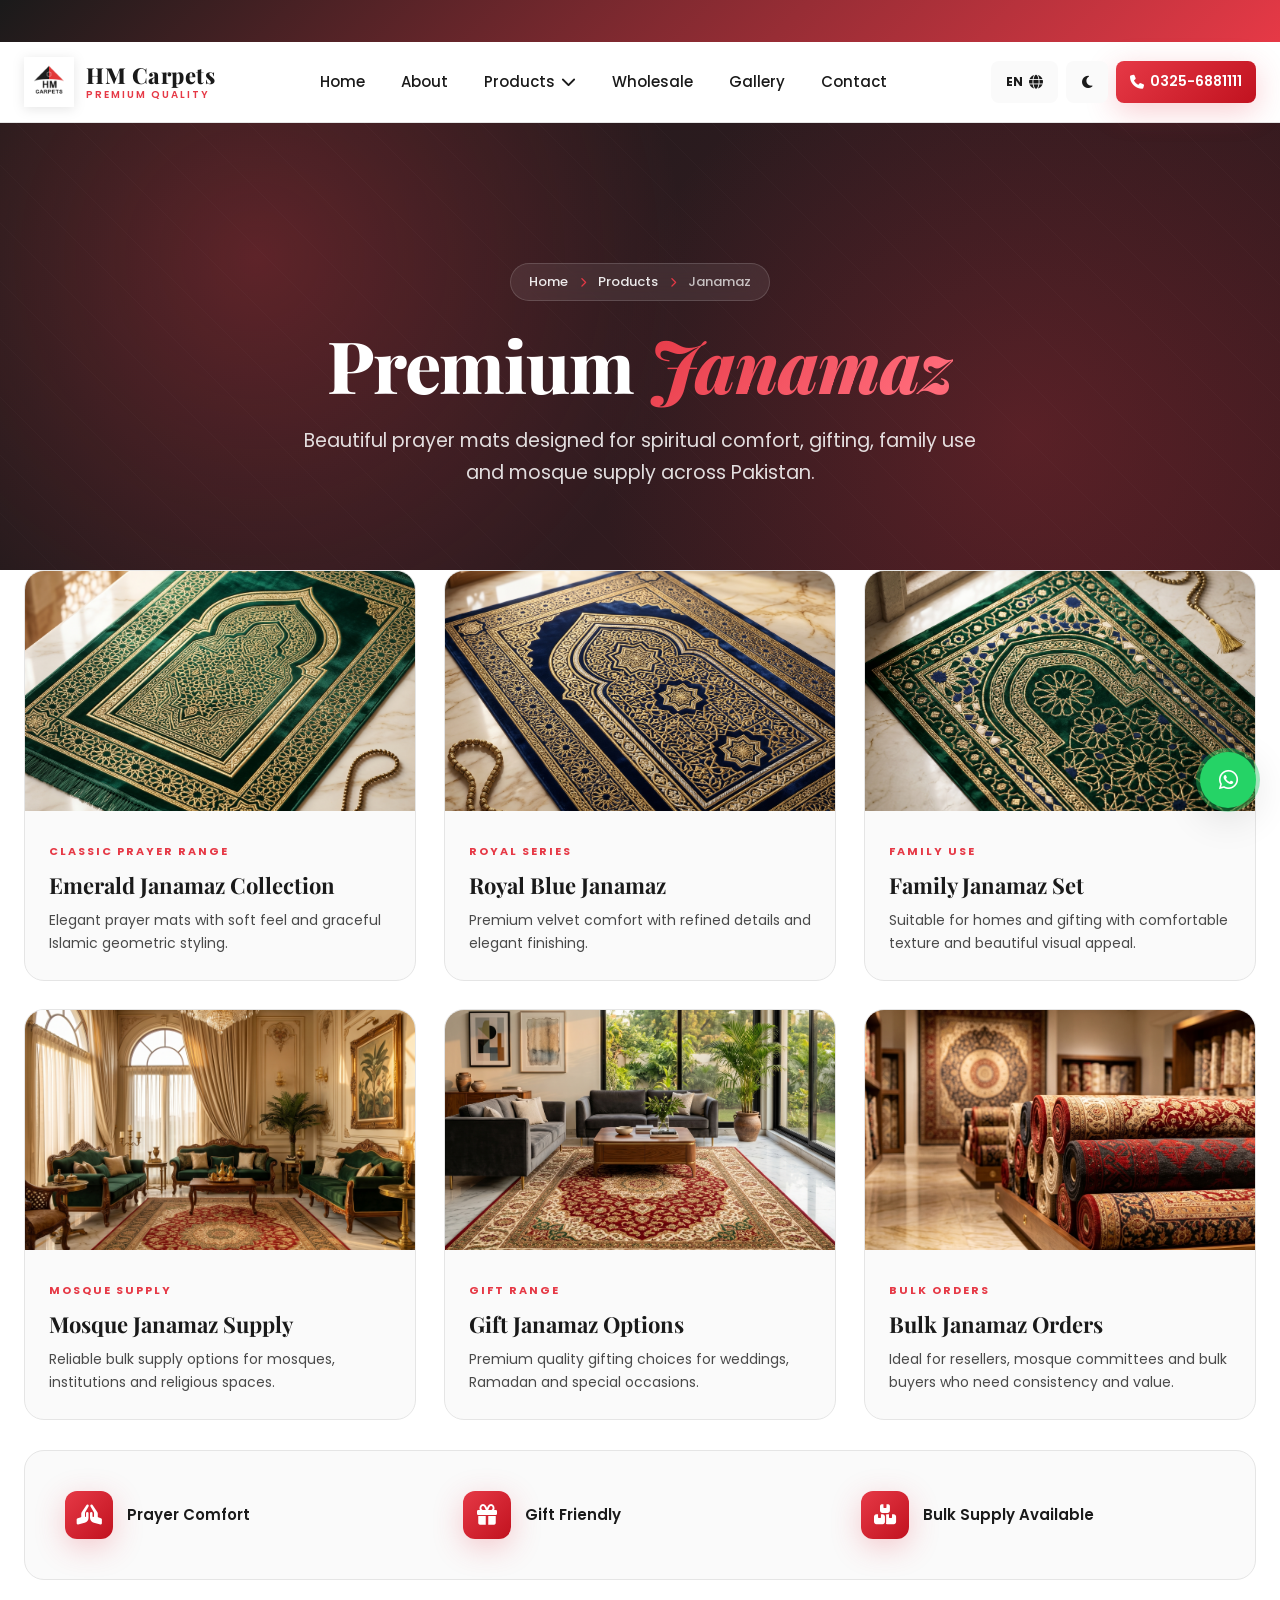
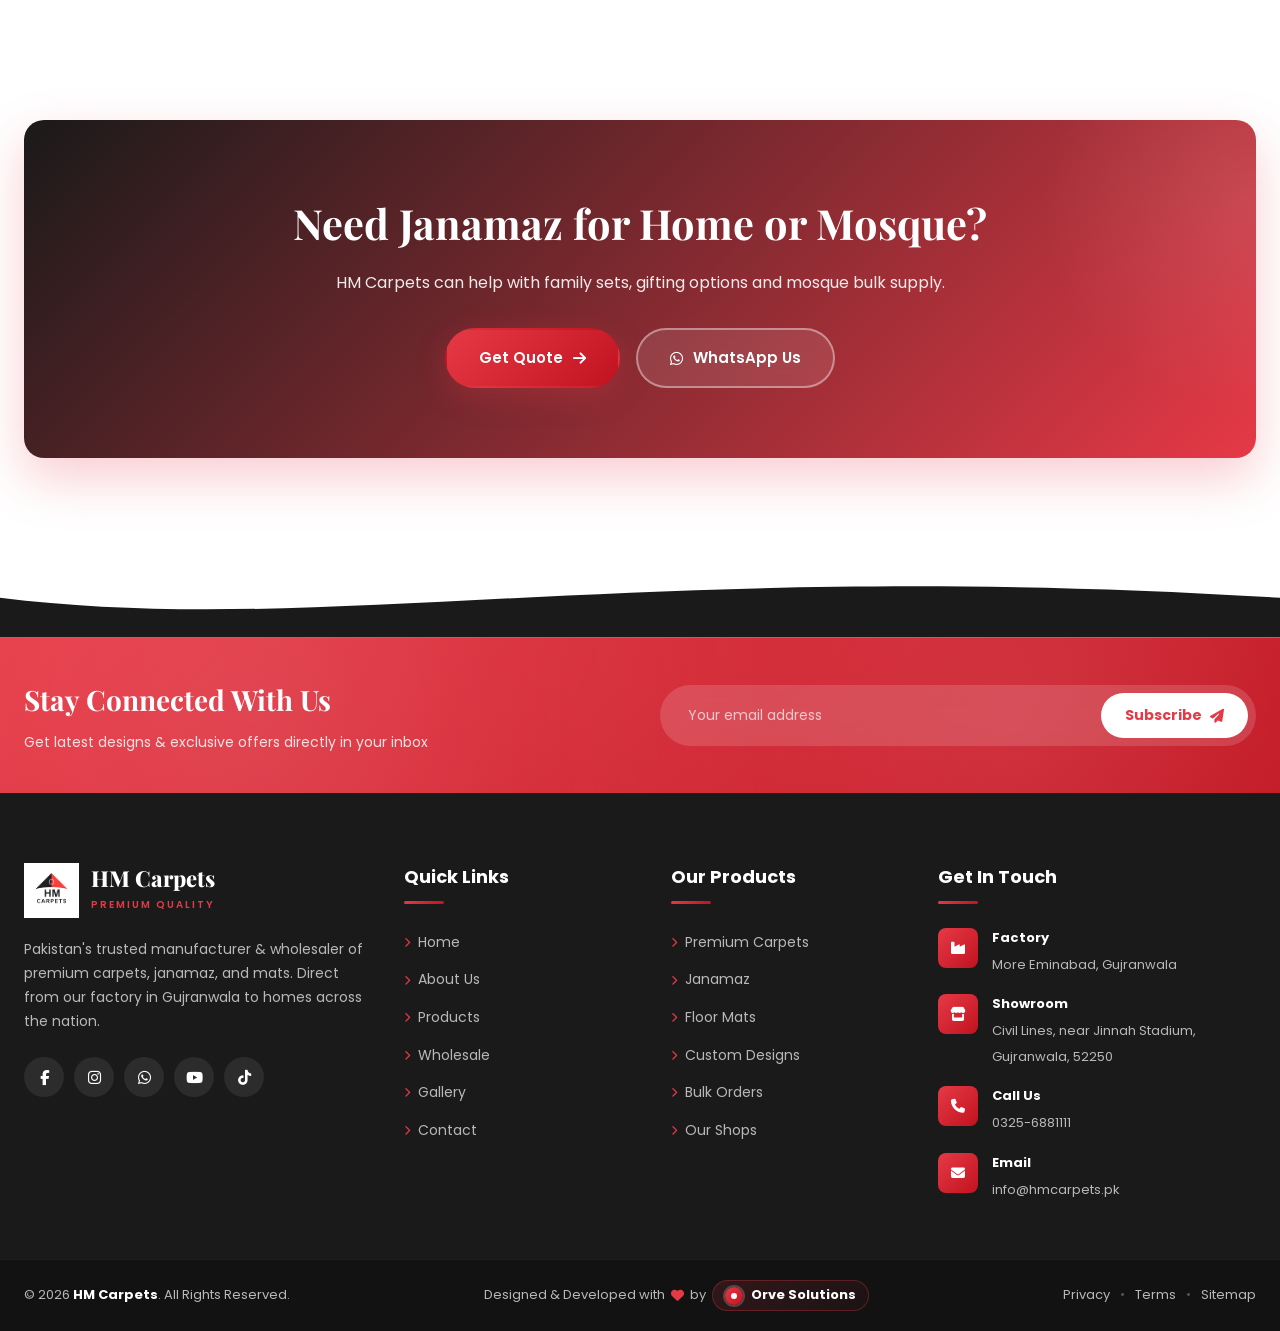
<file: pages/janamaz.html>
<!DOCTYPE html>
<html lang="en" data-theme="light">
<head>
  <meta charset="UTF-8" />
  <meta http-equiv="X-UA-Compatible" content="IE=edge" />
  <meta name="viewport" content="width=device-width, initial-scale=1.0" />

  <title>Premium Janamaz - HM Carpets | Prayer Mats Pakistan</title>
  <meta name="description" content="Explore HM Carpets premium janamaz collection for homes, gifts, mosques and bulk supply across Pakistan." />
  <meta name="keywords" content="janamaz Pakistan, prayer mats Pakistan, HM Carpets janamaz, mosque janamaz supplier" />
  <link rel="canonical" href="https://hmcarpets.pk/pages/janamaz.html" />

  <meta name="theme-color" content="#E63946" />
  <link rel="icon" type="image/png" href="../assets/logo/hm-logo.png" />

  <link rel="preconnect" href="https://fonts.googleapis.com" />
  <link rel="preconnect" href="https://fonts.gstatic.com" crossorigin />
  <link href="https://fonts.googleapis.com/css2?family=Playfair+Display:wght@400;600;700;900&family=Poppins:wght@300;400;500;600;700;800&family=Noto+Nastaliq+Urdu:wght@400;500;600;700&display=swap" rel="stylesheet" />
  <link rel="stylesheet" href="https://cdnjs.cloudflare.com/ajax/libs/font-awesome/6.5.1/css/all.min.css" />
  <link rel="stylesheet" href="https://unpkg.com/aos@2.3.1/dist/aos.css" />

  <link rel="stylesheet" href="../css/style.css" />
  <link rel="stylesheet" href="../css/animations.css" />
  <link rel="stylesheet" href="../css/responsive.css" />
  <link rel="stylesheet" href="../css/pages.css" />
</head>
<body data-page="janamaz">

  <div id="header-placeholder"></div>

  <main>
    <section class="page-hero">
      <div class="page-hero-bg"></div>
      <div class="page-hero-pattern"></div>
      <div class="container">
        <div class="page-hero-content" data-aos="fade-up">
          <div class="page-breadcrumb">
            <a href="../index.html">Home</a>
            <i class="fas fa-chevron-right"></i>
            <a href="products.html" data-en="Products" data-ur="مصنوعات">Products</a>
            <i class="fas fa-chevron-right"></i>
            <span data-en="Janamaz" data-ur="جائے نماز">Janamaz</span>
          </div>
          <h1 class="page-title">
            <span data-en="Premium" data-ur="پریمیم">Premium</span>
            <span class="text-accent" data-en="Janamaz" data-ur="جائے نماز">Janamaz</span>
          </h1>
          <p class="page-subtitle" data-en="Beautiful prayer mats designed for spiritual comfort, gifting, family use and mosque supply across Pakistan." data-ur="روحانی سکون، گھریلو استعمال، تحفہ اور مسجد سپلائی کے لیے خوبصورت جائے نماز۔">
            Beautiful prayer mats designed for spiritual comfort, gifting, family use and mosque supply across Pakistan.
          </p>
        </div>
      </div>
    </section>

    <section class="product-detail-section">
      <div class="container">
        <div class="detail-grid">

          <article class="detail-card" data-aos="fade-up" data-aos-delay="0">
            <img src="../assets/images/gallery-2.jpg" alt="Emerald Janamaz Collection" />
            <div class="detail-card-body">
              <span class="detail-label" data-en="Classic Prayer Range" data-ur="کلاسک نماز رینج">Classic Prayer Range</span>
              <h3 data-en="Emerald Janamaz Collection" data-ur="ایمرالڈ جائے نماز کلیکشن">Emerald Janamaz Collection</h3>
              <p data-en="Elegant prayer mats with soft feel and graceful Islamic geometric styling." data-ur="سوفٹ ٹچ اور خوبصورت جیومیٹرک ڈیزائن کے ساتھ نفیس جائے نماز۔">Elegant prayer mats with soft feel and graceful Islamic geometric styling.</p>
            </div>
          </article>

          <article class="detail-card" data-aos="fade-up" data-aos-delay="100">
            <img src="../assets/images/gallery-7.jpg" alt="Royal Blue Janamaz" />
            <div class="detail-card-body">
              <span class="detail-label" data-en="Royal Series" data-ur="رائل سیریز">Royal Series</span>
              <h3 data-en="Royal Blue Janamaz" data-ur="رائل بلیو جائے نماز">Royal Blue Janamaz</h3>
              <p data-en="Premium velvet comfort with refined details and elegant finishing." data-ur="پریمیم ویلویٹ، خوبصورت فنشنگ اور نفیس لک کے ساتھ۔">Premium velvet comfort with refined details and elegant finishing.</p>
            </div>
          </article>

          <article class="detail-card" data-aos="fade-up" data-aos-delay="200">
            <img src="../assets/images/product-janamaz.jpg" alt="Family Janamaz Set" />
            <div class="detail-card-body">
              <span class="detail-label" data-en="Family Use" data-ur="فیملی استعمال">Family Use</span>
              <h3 data-en="Family Janamaz Set" data-ur="فیملی جائے نماز سیٹ">Family Janamaz Set</h3>
              <p data-en="Suitable for homes and gifting with comfortable texture and beautiful visual appeal." data-ur="گھر اور تحفے کے لیے بہترین، آرام دہ ٹیکسچر اور خوبصورت ڈیزائن کے ساتھ۔">Suitable for homes and gifting with comfortable texture and beautiful visual appeal.</p>
            </div>
          </article>

          <article class="detail-card" data-aos="fade-up" data-aos-delay="300">
            <img src="../assets/images/gallery-6.jpg" alt="Premium Mosque Supply" />
            <div class="detail-card-body">
              <span class="detail-label" data-en="Mosque Supply" data-ur="مسجد سپلائی">Mosque Supply</span>
              <h3 data-en="Mosque Janamaz Supply" data-ur="مسجد جائے نماز سپلائی">Mosque Janamaz Supply</h3>
              <p data-en="Reliable bulk supply options for mosques, institutions and religious spaces." data-ur="مساجد، اداروں اور دینی جگہوں کے لیے قابل اعتماد بلک سپلائی۔">Reliable bulk supply options for mosques, institutions and religious spaces.</p>
            </div>
          </article>

          <article class="detail-card" data-aos="fade-up" data-aos-delay="400">
            <img src="../assets/images/gallery-3.jpg" alt="Gift Janamaz Options" />
            <div class="detail-card-body">
              <span class="detail-label" data-en="Gift Range" data-ur="گفٹ رینج">Gift Range</span>
              <h3 data-en="Gift Janamaz Options" data-ur="گفٹ جائے نماز آپشنز">Gift Janamaz Options</h3>
              <p data-en="Premium quality gifting choices for weddings, Ramadan and special occasions." data-ur="شادی، رمضان اور خاص مواقع کے لیے خوبصورت گفٹ آپشنز۔">Premium quality gifting choices for weddings, Ramadan and special occasions.</p>
            </div>
          </article>

          <article class="detail-card" data-aos="fade-up" data-aos-delay="500">
            <img src="../assets/images/about-2.jpg" alt="Bulk Janamaz Orders" />
            <div class="detail-card-body">
              <span class="detail-label" data-en="Bulk Orders" data-ur="بلک آرڈرز">Bulk Orders</span>
              <h3 data-en="Bulk Janamaz Orders" data-ur="بلک جائے نماز آرڈرز">Bulk Janamaz Orders</h3>
              <p data-en="Ideal for resellers, mosque committees and bulk buyers who need consistency and value." data-ur="ری سیلرز، مسجد کمیٹیوں اور بلک خریداروں کے لیے بہترین۔">Ideal for resellers, mosque committees and bulk buyers who need consistency and value.</p>
            </div>
          </article>

        </div>
      </div>
    </section>

    <section class="benefit-band-section">
      <div class="container">
        <div class="benefit-band">
          <div class="benefit-band-item"><i class="fas fa-hands-praying"></i><span data-en="Prayer Comfort" data-ur="نماز کا آرام">Prayer Comfort</span></div>
          <div class="benefit-band-item"><i class="fas fa-gift"></i><span data-en="Gift Friendly" data-ur="گفٹ کے لیے بہترین">Gift Friendly</span></div>
          <div class="benefit-band-item"><i class="fas fa-boxes-stacked"></i><span data-en="Bulk Supply Available" data-ur="بلک سپلائی دستیاب">Bulk Supply Available</span></div>
        </div>
      </div>
    </section>

    <section class="page-cta-section">
      <div class="container">
        <div class="page-cta" data-aos="zoom-in">
          <h2 data-en="Need Janamaz for Home or Mosque?" data-ur="گھر یا مسجد کے لیے جائے نماز چاہیے؟">Need Janamaz for Home or Mosque?</h2>
          <p data-en="HM Carpets can help with family sets, gifting options and mosque bulk supply." data-ur="ایچ ایم قالین فیملی سیٹس، گفٹ آپشنز اور مسجد بلک سپلائی میں آپ کی مدد کر سکتا ہے۔">
            HM Carpets can help with family sets, gifting options and mosque bulk supply.
          </p>
          <div class="page-cta-buttons">
            <a href="contact.html" class="btn btn-primary"><span data-en="Get Quote" data-ur="قیمت معلوم کریں">Get Quote</span><i class="fas fa-arrow-right"></i></a>
            <a href="https://wa.me/923256881111" target="_blank" rel="noopener" class="btn btn-outline"><i class="fab fa-whatsapp"></i><span data-en="WhatsApp Us" data-ur="واٹس ایپ کریں">WhatsApp Us</span></a>
          </div>
        </div>
      </div>
    </section>
  </main>

  <div id="footer-placeholder"></div>

  <script src="https://unpkg.com/aos@2.3.1/dist/aos.js"></script>
  <script src="../js/translations.js"></script>
  <script src="../js/theme.js"></script>
  <script src="../js/components-loader.js"></script>
  <script src="../js/main.js"></script>
  <script src="../js/init.js"></script>
</body>
</html>
</file>
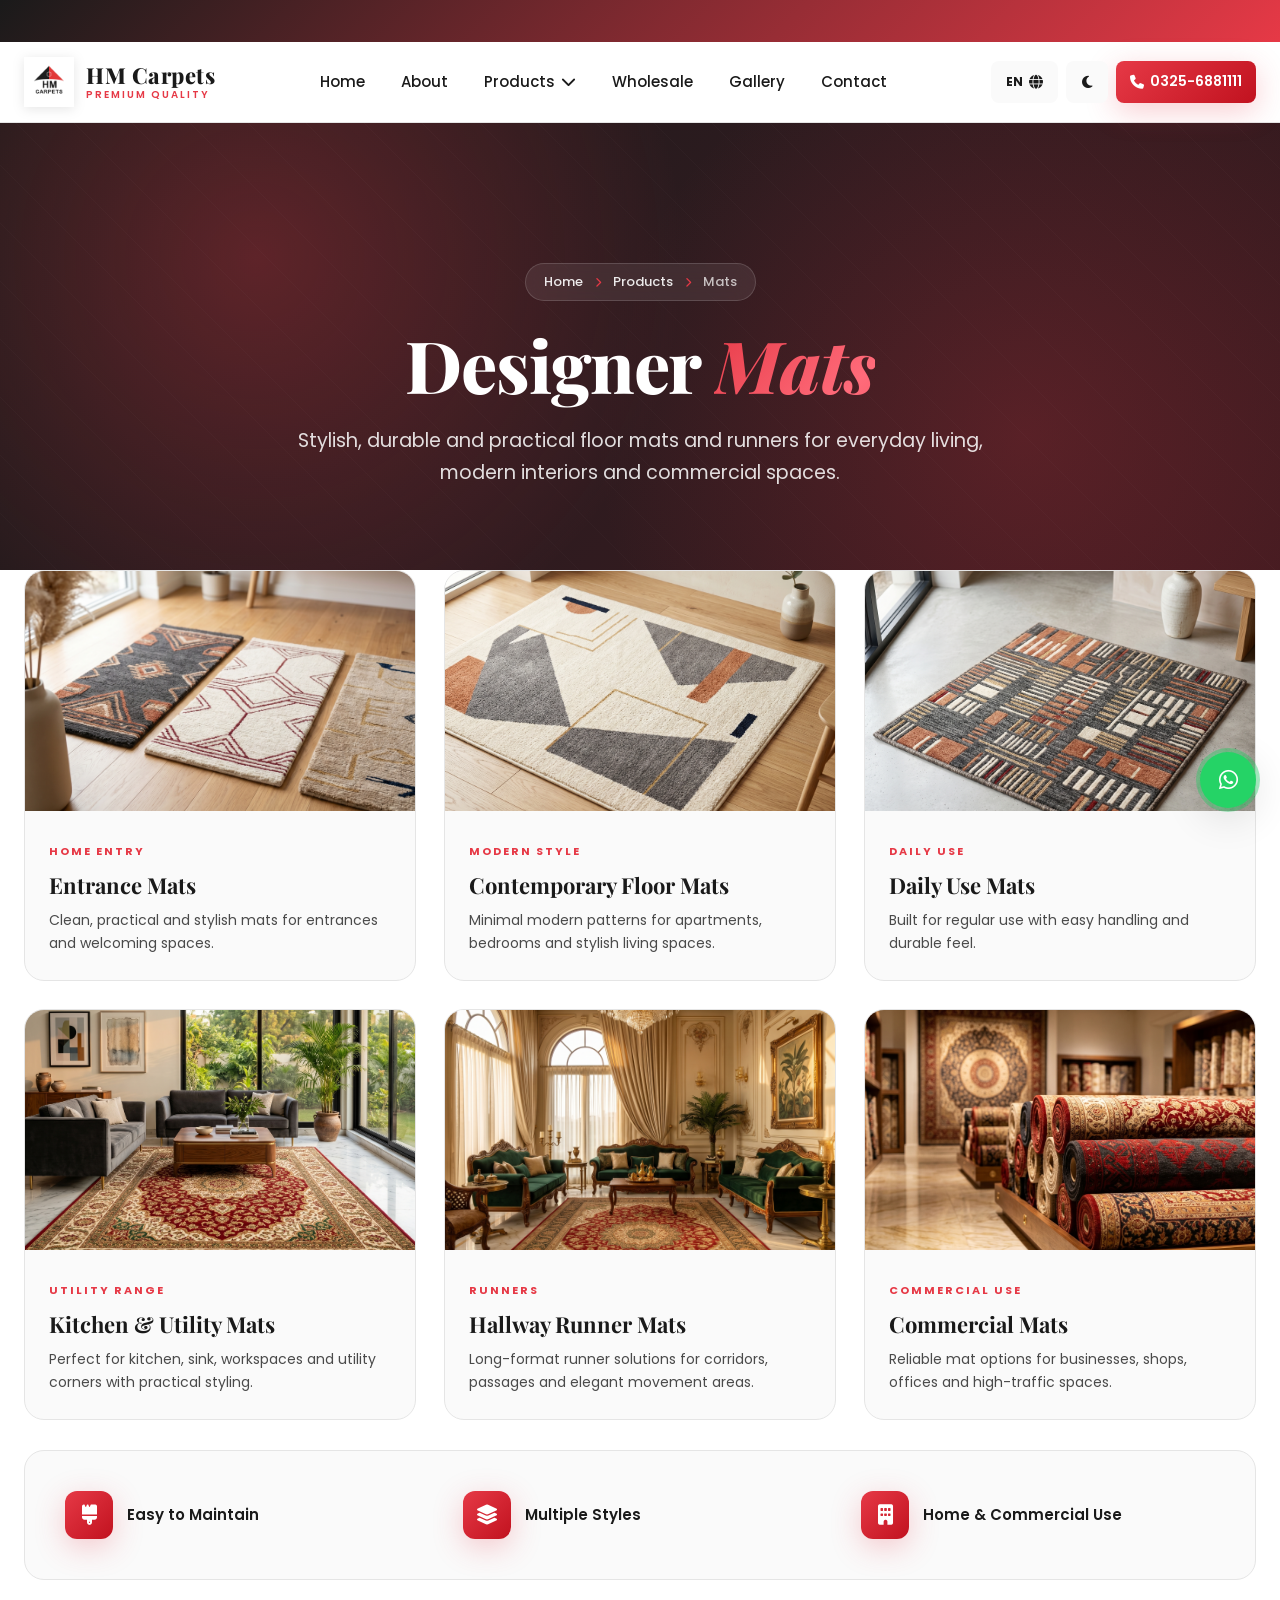
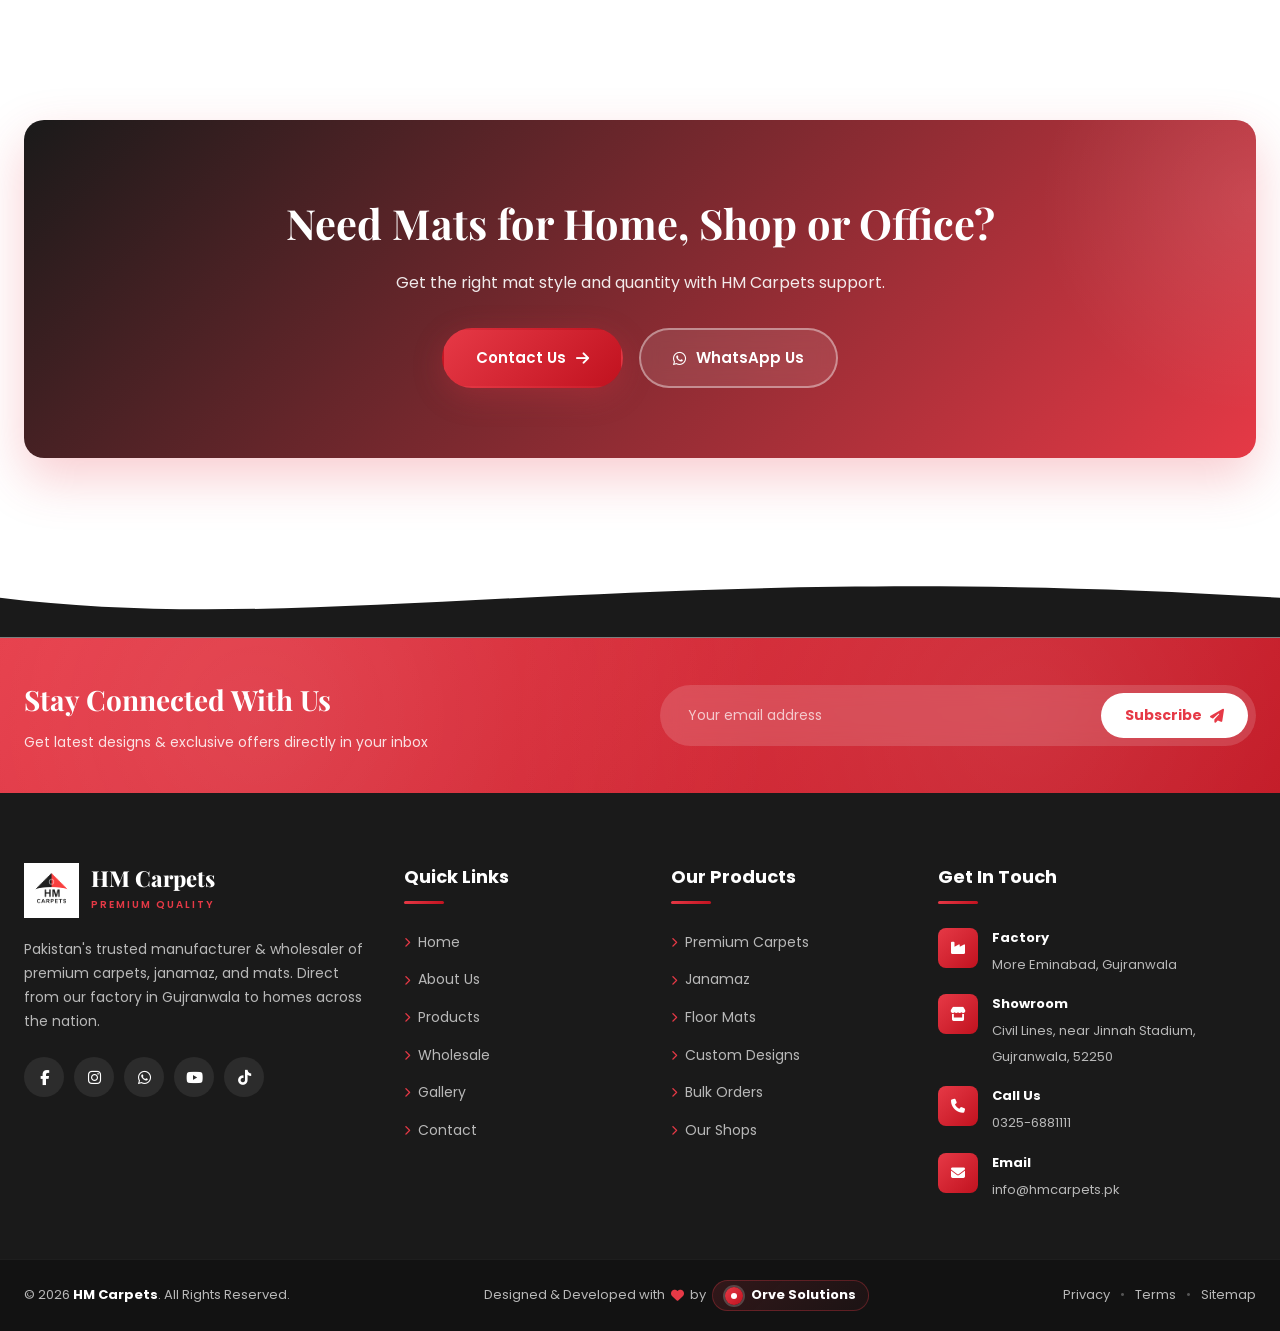
<file: pages/mats.html>
<!DOCTYPE html>
<html lang="en" data-theme="light">
<head>
  <meta charset="UTF-8" />
  <meta http-equiv="X-UA-Compatible" content="IE=edge" />
  <meta name="viewport" content="width=device-width, initial-scale=1.0" />

  <title>Designer Mats - HM Carpets | Premium Mats & Runners Pakistan</title>
  <meta name="description" content="Explore HM Carpets designer mats and runners for homes, offices, kitchens, entrances and commercial spaces across Pakistan." />
  <meta name="keywords" content="designer mats Pakistan, floor mats Pakistan, runners Pakistan, HM Carpets mats" />
  <link rel="canonical" href="https://hmcarpets.pk/pages/mats.html" />

  <meta name="theme-color" content="#E63946" />
  <link rel="icon" type="image/png" href="../assets/logo/hm-logo.png" />

  <link rel="preconnect" href="https://fonts.googleapis.com" />
  <link rel="preconnect" href="https://fonts.gstatic.com" crossorigin />
  <link href="https://fonts.googleapis.com/css2?family=Playfair+Display:wght@400;600;700;900&family=Poppins:wght@300;400;500;600;700;800&family=Noto+Nastaliq+Urdu:wght@400;500;600;700&display=swap" rel="stylesheet" />
  <link rel="stylesheet" href="https://cdnjs.cloudflare.com/ajax/libs/font-awesome/6.5.1/css/all.min.css" />
  <link rel="stylesheet" href="https://unpkg.com/aos@2.3.1/dist/aos.css" />

  <link rel="stylesheet" href="../css/style.css" />
  <link rel="stylesheet" href="../css/animations.css" />
  <link rel="stylesheet" href="../css/responsive.css" />
  <link rel="stylesheet" href="../css/pages.css" />
</head>
<body data-page="mats">

  <div id="header-placeholder"></div>

  <main>
    <section class="page-hero">
      <div class="page-hero-bg"></div>
      <div class="page-hero-pattern"></div>
      <div class="container">
        <div class="page-hero-content" data-aos="fade-up">
          <div class="page-breadcrumb">
            <a href="../index.html">Home</a>
            <i class="fas fa-chevron-right"></i>
            <a href="products.html" data-en="Products" data-ur="مصنوعات">Products</a>
            <i class="fas fa-chevron-right"></i>
            <span data-en="Mats" data-ur="میٹس">Mats</span>
          </div>
          <h1 class="page-title">
            <span data-en="Designer" data-ur="ڈیزائنر">Designer</span>
            <span class="text-accent" data-en="Mats" data-ur="میٹس">Mats</span>
          </h1>
          <p class="page-subtitle" data-en="Stylish, durable and practical floor mats and runners for everyday living, modern interiors and commercial spaces." data-ur="روزمرہ استعمال، ماڈرن انٹیریئرز اور کمرشل جگہوں کے لیے اسٹائلش اور پائیدار میٹس اور رنرز۔">
            Stylish, durable and practical floor mats and runners for everyday living, modern interiors and commercial spaces.
          </p>
        </div>
      </div>
    </section>

    <section class="product-detail-section">
      <div class="container">
        <div class="detail-grid">

          <article class="detail-card" data-aos="fade-up" data-aos-delay="0">
            <img src="../assets/images/gallery-4.jpg" alt="Entrance Mats" />
            <div class="detail-card-body">
              <span class="detail-label" data-en="Home Entry" data-ur="ہوم انٹری">Home Entry</span>
              <h3 data-en="Entrance Mats" data-ur="انٹری میٹس">Entrance Mats</h3>
              <p data-en="Clean, practical and stylish mats for entrances and welcoming spaces." data-ur="انٹری اور ویلکم ایریاز کے لیے صاف، اسٹائلش اور پریکٹیکل میٹس۔">Clean, practical and stylish mats for entrances and welcoming spaces.</p>
            </div>
          </article>

          <article class="detail-card" data-aos="fade-up" data-aos-delay="100">
            <img src="../assets/images/gallery-8.jpg" alt="Contemporary Floor Mats" />
            <div class="detail-card-body">
              <span class="detail-label" data-en="Modern Style" data-ur="ماڈرن اسٹائل">Modern Style</span>
              <h3 data-en="Contemporary Floor Mats" data-ur="کنٹیمپریری فلور میٹس">Contemporary Floor Mats</h3>
              <p data-en="Minimal modern patterns for apartments, bedrooms and stylish living spaces." data-ur="اپارٹمنٹس، بیڈ رومز اور خوبصورت گھروں کے لیے ماڈرن پیٹرن۔">Minimal modern patterns for apartments, bedrooms and stylish living spaces.</p>
            </div>
          </article>

          <article class="detail-card" data-aos="fade-up" data-aos-delay="200">
            <img src="../assets/images/product-mats.jpg" alt="Daily Use Mats" />
            <div class="detail-card-body">
              <span class="detail-label" data-en="Daily Use" data-ur="روزمرہ استعمال">Daily Use</span>
              <h3 data-en="Daily Use Mats" data-ur="روزمرہ میٹس">Daily Use Mats</h3>
              <p data-en="Built for regular use with easy handling and durable feel." data-ur="روزمرہ استعمال کے لیے پائیدار اور آسان مینجمنٹ والے میٹس۔">Built for regular use with easy handling and durable feel.</p>
            </div>
          </article>

          <article class="detail-card" data-aos="fade-up" data-aos-delay="300">
            <img src="../assets/images/gallery-3.jpg" alt="Kitchen and Utility Mats" />
            <div class="detail-card-body">
              <span class="detail-label" data-en="Utility Range" data-ur="یوٹیلٹی رینج">Utility Range</span>
              <h3 data-en="Kitchen & Utility Mats" data-ur="کچن اور یوٹیلٹی میٹس">Kitchen & Utility Mats</h3>
              <p data-en="Perfect for kitchen, sink, workspaces and utility corners with practical styling." data-ur="کچن، سنک، ورک اسپیس اور یوٹیلٹی ایریاز کے لیے بہترین میٹس۔">Perfect for kitchen, sink, workspaces and utility corners with practical styling.</p>
            </div>
          </article>

          <article class="detail-card" data-aos="fade-up" data-aos-delay="400">
            <img src="../assets/images/gallery-6.jpg" alt="Runner Mats" />
            <div class="detail-card-body">
              <span class="detail-label" data-en="Runners" data-ur="رنرز">Runners</span>
              <h3 data-en="Hallway Runner Mats" data-ur="ہال وے رنر میٹس">Hallway Runner Mats</h3>
              <p data-en="Long-format runner solutions for corridors, passages and elegant movement areas." data-ur="کوریڈور، راستوں اور خوبصورت موومنٹ ایریاز کے لیے رنر میٹس۔">Long-format runner solutions for corridors, passages and elegant movement areas.</p>
            </div>
          </article>

          <article class="detail-card" data-aos="fade-up" data-aos-delay="500">
            <img src="../assets/images/about-2.jpg" alt="Commercial Mats" />
            <div class="detail-card-body">
              <span class="detail-label" data-en="Commercial Use" data-ur="کمرشل استعمال">Commercial Use</span>
              <h3 data-en="Commercial Mats" data-ur="کمرشل میٹس">Commercial Mats</h3>
              <p data-en="Reliable mat options for businesses, shops, offices and high-traffic spaces." data-ur="شاپس، دفاتر اور زیادہ استعمال والی جگہوں کے لیے قابل اعتماد میٹس۔">Reliable mat options for businesses, shops, offices and high-traffic spaces.</p>
            </div>
          </article>

        </div>
      </div>
    </section>

    <section class="benefit-band-section">
      <div class="container">
        <div class="benefit-band">
          <div class="benefit-band-item"><i class="fas fa-brush"></i><span data-en="Easy to Maintain" data-ur="آسان صفائی">Easy to Maintain</span></div>
          <div class="benefit-band-item"><i class="fas fa-layer-group"></i><span data-en="Multiple Styles" data-ur="متعدد اسٹائلز">Multiple Styles</span></div>
          <div class="benefit-band-item"><i class="fas fa-building"></i><span data-en="Home & Commercial Use" data-ur="گھر اور کمرشل استعمال">Home & Commercial Use</span></div>
        </div>
      </div>
    </section>

    <section class="page-cta-section">
      <div class="container">
        <div class="page-cta" data-aos="zoom-in">
          <h2 data-en="Need Mats for Home, Shop or Office?" data-ur="گھر، شاپ یا آفس کے لیے میٹس چاہیے؟">Need Mats for Home, Shop or Office?</h2>
          <p data-en="Get the right mat style and quantity with HM Carpets support." data-ur="ایچ ایم قالین کے ساتھ اپنی ضرورت کے مطابق بہترین میٹس منتخب کریں۔">
            Get the right mat style and quantity with HM Carpets support.
          </p>
          <div class="page-cta-buttons">
            <a href="contact.html" class="btn btn-primary"><span data-en="Contact Us" data-ur="رابطہ کریں">Contact Us</span><i class="fas fa-arrow-right"></i></a>
            <a href="https://wa.me/923256881111" target="_blank" rel="noopener" class="btn btn-outline"><i class="fab fa-whatsapp"></i><span data-en="WhatsApp Us" data-ur="واٹس ایپ کریں">WhatsApp Us</span></a>
          </div>
        </div>
      </div>
    </section>
  </main>

  <div id="footer-placeholder"></div>

  <script src="https://unpkg.com/aos@2.3.1/dist/aos.js"></script>
  <script src="../js/translations.js"></script>
  <script src="../js/theme.js"></script>
  <script src="../js/components-loader.js"></script>
  <script src="../js/main.js"></script>
  <script src="../js/init.js"></script>
</body>
</html>
</file>
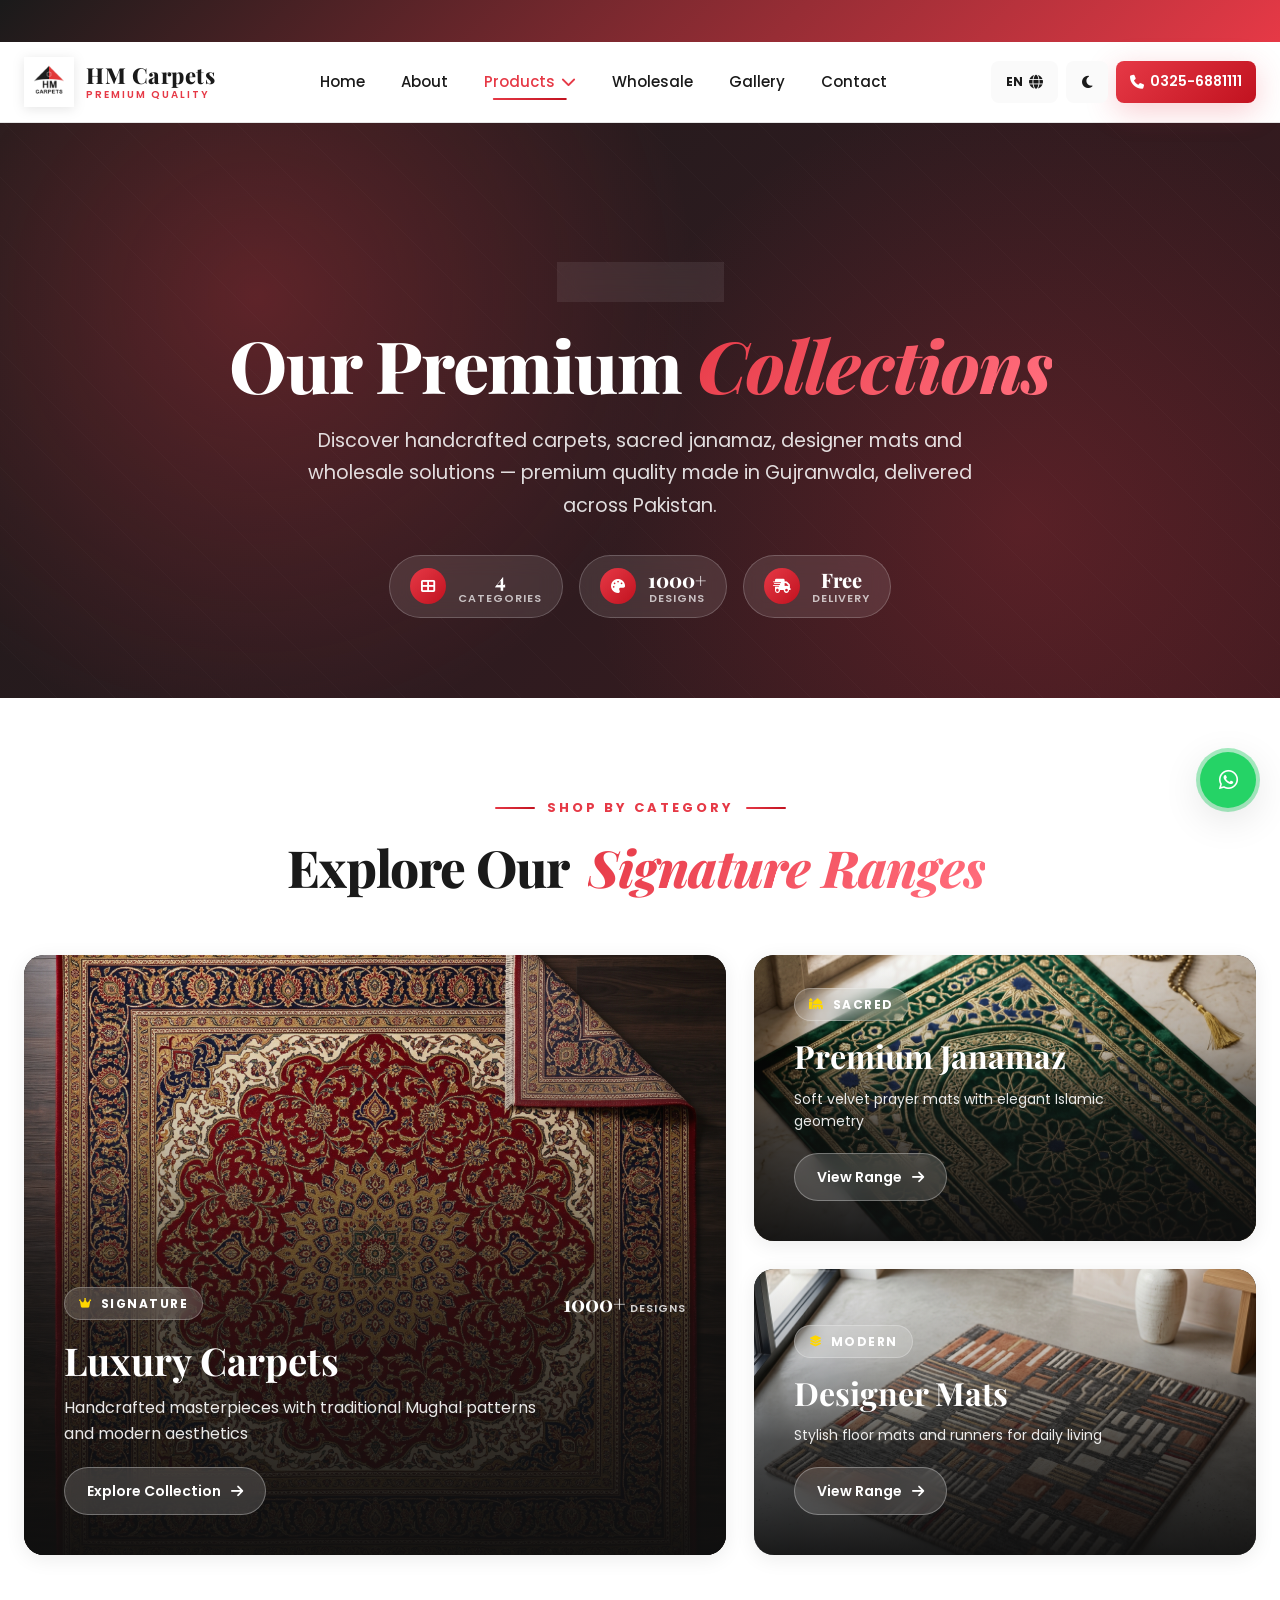
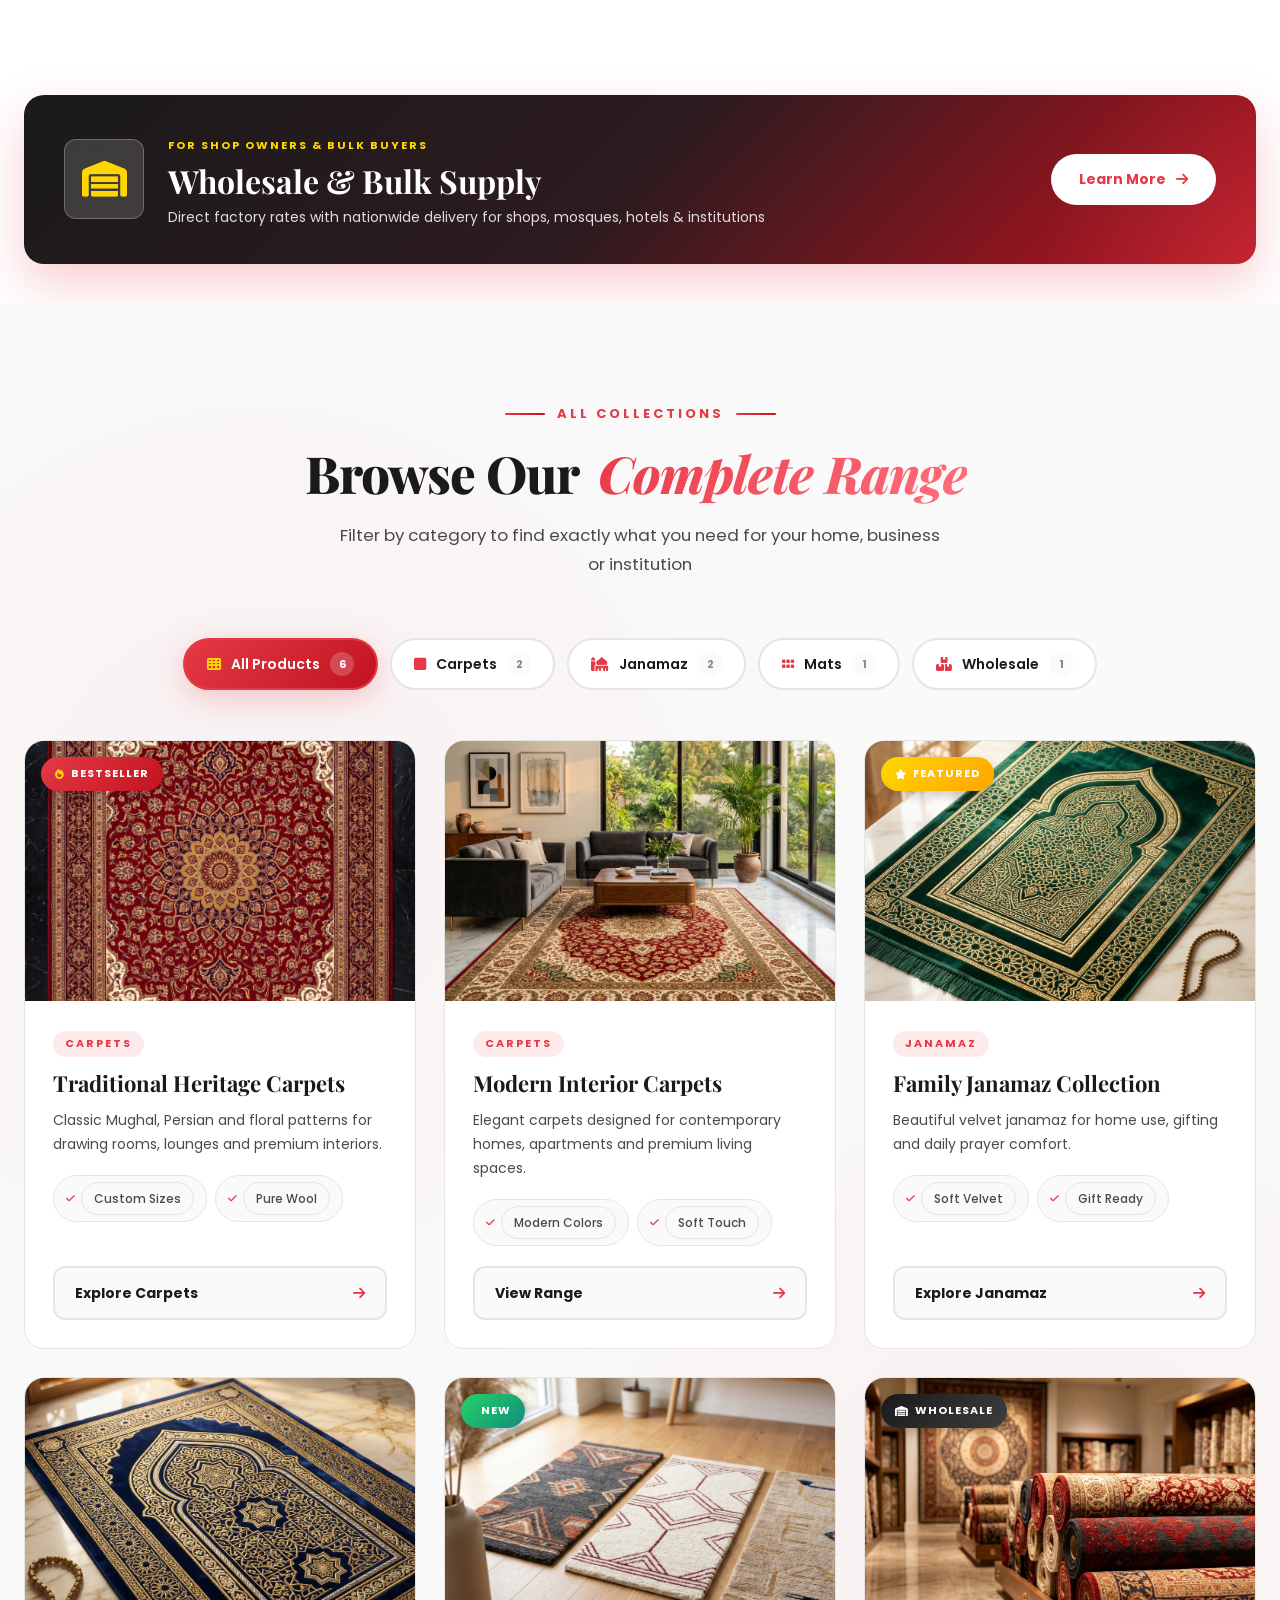
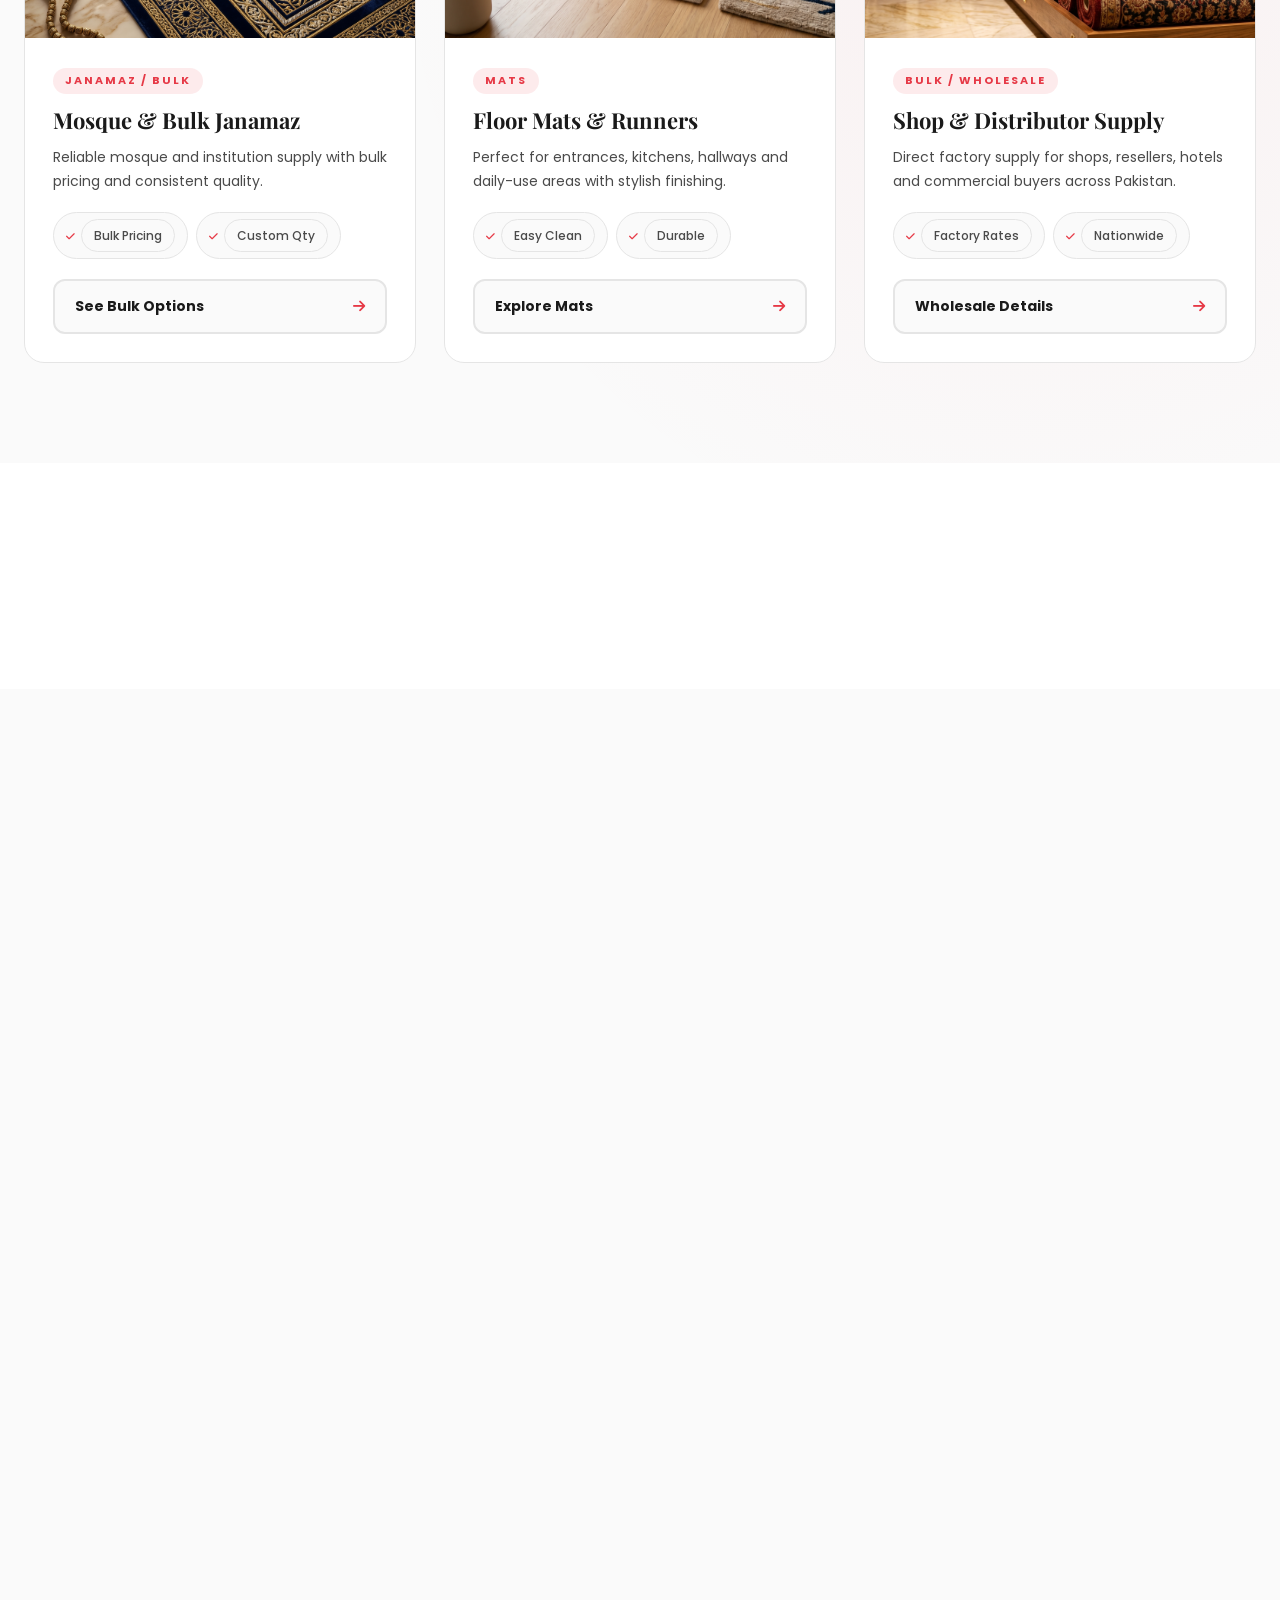
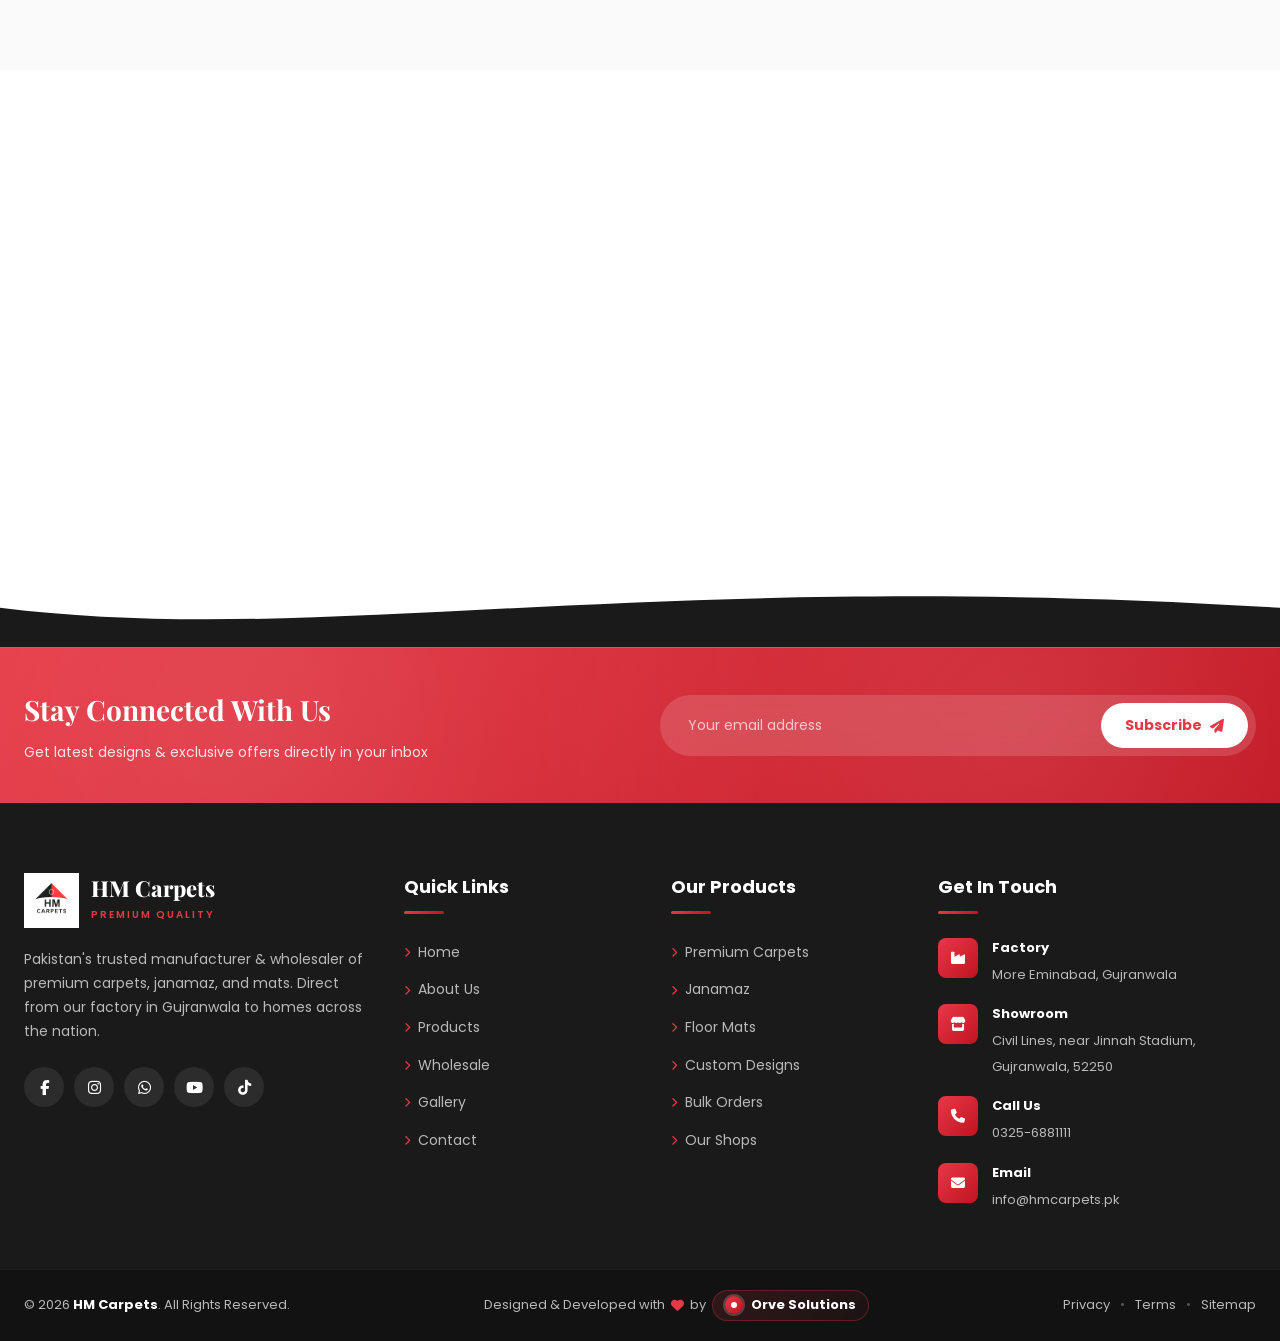
<file: pages/products.html>
<!DOCTYPE html>
<html lang="en" data-theme="light">
<head>
  <meta charset="UTF-8" />
  <meta http-equiv="X-UA-Compatible" content="IE=edge" />
  <meta name="viewport" content="width=device-width, initial-scale=1.0" />

  <title>Premium Products - HM Carpets | Carpets, Janamaz & Mats Pakistan</title>
  <meta name="description" content="Discover HM Carpets premium product collection - luxury carpets, sacred janamaz, designer mats and wholesale supply across Pakistan from Gujranwala factory." />
  <meta name="keywords" content="HM Carpets products, carpets Pakistan, janamaz Pakistan, mats Pakistan, wholesale carpets Gujranwala, custom carpets" />
  <link rel="canonical" href="https://hmcarpets.pk/pages/products.html" />

  <meta property="og:type" content="website" />
  <meta property="og:title" content="Premium Products - HM Carpets" />
  <meta property="og:description" content="Explore premium carpets, janamaz, mats and wholesale collections by HM Carpets." />
  <meta property="og:image" content="https://hmcarpets.pk/assets/logo/hm-logo.png" />

  <meta name="theme-color" content="#E63946" />
  <link rel="icon" type="image/png" href="../assets/logo/hm-logo.png" />

  <link rel="preconnect" href="https://fonts.googleapis.com" />
  <link rel="preconnect" href="https://fonts.gstatic.com" crossorigin />
  <link href="https://fonts.googleapis.com/css2?family=Playfair+Display:wght@400;600;700;900&family=Poppins:wght@300;400;500;600;700;800&family=Noto+Nastaliq+Urdu:wght@400;500;600;700&display=swap" rel="stylesheet" />
  <link rel="stylesheet" href="https://cdnjs.cloudflare.com/ajax/libs/font-awesome/6.5.1/css/all.min.css" />
  <link rel="stylesheet" href="https://unpkg.com/aos@2.3.1/dist/aos.css" />

  <link rel="stylesheet" href="../css/style.css" />
  <link rel="stylesheet" href="../css/animations.css" />
  <link rel="stylesheet" href="../css/responsive.css" />
  <link rel="stylesheet" href="../css/pages.css" />
  <link rel="stylesheet" href="../css/products.css" />
</head>
<body data-page="products">

  <div id="header-placeholder"></div>

  <main>

    <!-- PAGE HERO -->
    <section class="page-hero">
      <div class="page-hero-bg"></div>
      <div class="page-hero-pattern"></div>
      <div class="container">
        <div class="page-hero-content" data-aos="fade-up">
          <div class="page-breadcrumb">
            <a href="../index.html" data-en="Home" data-ur="ہوم">Home</a>
            <i class="fas fa-chevron-right"></i>
            <span data-en="Products" data-ur="مصنوعات">Products</span>
          </div>
          <h1 class="page-title">
            <span data-en="Our Premium" data-ur="ہماری پریمیم">Our Premium</span>
            <span class="text-accent" data-en="Collections" data-ur="کلیکشنز">Collections</span>
          </h1>
          <p class="page-subtitle" data-en="Discover handcrafted carpets, sacred janamaz, designer mats and wholesale solutions — premium quality made in Gujranwala, delivered across Pakistan." data-ur="ہاتھ سے بنے قالین، روحانی جائے نماز، ڈیزائنر میٹس اور ہول سیل سلوشنز — پریمیم کوالٹی گوجرانوالہ میں بنی، پاکستان بھر میں ڈیلیور۔">
            Discover handcrafted carpets, sacred janamaz, designer mats and wholesale solutions — premium quality made in Gujranwala, delivered across Pakistan.
          </p>

          <div class="page-hero-stats">
            <div class="hero-stat-pill">
              <i class="fas fa-th-large"></i>
              <span><strong>4</strong> <small data-en="Categories" data-ur="کیٹیگریز">Categories</small></span>
            </div>
            <div class="hero-stat-pill">
              <i class="fas fa-palette"></i>
              <span><strong>1000+</strong> <small data-en="Designs" data-ur="ڈیزائن">Designs</small></span>
            </div>
            <div class="hero-stat-pill">
              <i class="fas fa-truck-fast"></i>
              <span><strong>Free</strong> <small data-en="Delivery" data-ur="ڈیلیوری">Delivery</small></span>
            </div>
          </div>
        </div>
      </div>
    </section>

    <!-- HERO CATEGORY SHOWCASE - Big 3 Featured Cards -->
    <section class="hero-categories">
      <div class="container">
        <div class="section-header" data-aos="fade-up">
          <div class="section-tag center">
            <span class="tag-line"></span>
            <span data-en="Shop By Category" data-ur="کیٹیگری کے مطابق خریدیں">Shop By Category</span>
            <span class="tag-line"></span>
          </div>
          <h2 class="section-title center">
            <span data-en="Explore Our" data-ur="دریافت کریں">Explore Our</span>
            <span class="text-accent" data-en="Signature Ranges" data-ur="سگنیچر رینجز">Signature Ranges</span>
          </h2>
        </div>

        <div class="hero-cat-grid">
          
          <a href="carpets.html" class="hero-cat-card hero-cat-large" data-aos="fade-up">
            <div class="hero-cat-image">
              <img src="../assets/images/product-carpet.jpg" alt="Luxury Carpets Collection" />
              <div class="hero-cat-gradient"></div>
            </div>
            <div class="hero-cat-content">
              <div class="hero-cat-meta">
                <span class="hero-cat-tag">
                  <i class="fas fa-crown"></i>
                  <span data-en="Signature" data-ur="سگنیچر">Signature</span>
                </span>
                <span class="hero-cat-count">1000+ <small data-en="Designs" data-ur="ڈیزائن">Designs</small></span>
              </div>
              <h3 data-en="Luxury Carpets" data-ur="لگژری قالین">Luxury Carpets</h3>
              <p data-en="Handcrafted masterpieces with traditional Mughal patterns and modern aesthetics" data-ur="روایتی مغل ڈیزائن اور جدید جمالیات کے ساتھ ہاتھ سے بنے شاہکار">Handcrafted masterpieces with traditional Mughal patterns and modern aesthetics</p>
              <div class="hero-cat-link">
                <span data-en="Explore Collection" data-ur="کلیکشن دیکھیں">Explore Collection</span>
                <i class="fas fa-arrow-right"></i>
              </div>
            </div>
          </a>

          <div class="hero-cat-stack">
            
            <a href="janamaz.html" class="hero-cat-card hero-cat-small" data-aos="fade-up" data-aos-delay="100">
              <div class="hero-cat-image">
                <img src="../assets/images/product-janamaz.jpg" alt="Premium Janamaz Collection" />
                <div class="hero-cat-gradient"></div>
              </div>
              <div class="hero-cat-content">
                <div class="hero-cat-meta">
                  <span class="hero-cat-tag">
                    <i class="fas fa-mosque"></i>
                    <span data-en="Sacred" data-ur="مقدس">Sacred</span>
                  </span>
                </div>
                <h3 data-en="Premium Janamaz" data-ur="پریمیم جائے نماز">Premium Janamaz</h3>
                <p data-en="Soft velvet prayer mats with elegant Islamic geometry" data-ur="نرم ویلویٹ جائے نماز خوبصورت اسلامی جیومیٹری کے ساتھ">Soft velvet prayer mats with elegant Islamic geometry</p>
                <div class="hero-cat-link">
                  <span data-en="View Range" data-ur="رینج دیکھیں">View Range</span>
                  <i class="fas fa-arrow-right"></i>
                </div>
              </div>
            </a>

            <a href="mats.html" class="hero-cat-card hero-cat-small" data-aos="fade-up" data-aos-delay="200">
              <div class="hero-cat-image">
                <img src="../assets/images/product-mats.jpg" alt="Designer Mats Collection" />
                <div class="hero-cat-gradient"></div>
              </div>
              <div class="hero-cat-content">
                <div class="hero-cat-meta">
                  <span class="hero-cat-tag">
                    <i class="fas fa-layer-group"></i>
                    <span data-en="Modern" data-ur="ماڈرن">Modern</span>
                  </span>
                </div>
                <h3 data-en="Designer Mats" data-ur="ڈیزائنر میٹس">Designer Mats</h3>
                <p data-en="Stylish floor mats and runners for daily living" data-ur="روزمرہ زندگی کے لیے سٹائلش فلور میٹس اور رنرز">Stylish floor mats and runners for daily living</p>
                <div class="hero-cat-link">
                  <span data-en="View Range" data-ur="رینج دیکھیں">View Range</span>
                  <i class="fas fa-arrow-right"></i>
                </div>
              </div>
            </a>

          </div>
        </div>
      </div>
    </section>

    <!-- WHOLESALE BANNER -->
    <section class="wholesale-banner-section">
      <div class="container">
        <a href="wholesale.html" class="wholesale-banner" data-aos="fade-up">
          <div class="wholesale-banner-content">
            <div class="wholesale-banner-icon">
              <i class="fas fa-warehouse"></i>
            </div>
            <div class="wholesale-banner-text">
              <span class="wholesale-banner-tag" data-en="For Shop Owners & Bulk Buyers" data-ur="دکانداروں اور بلک خریداروں کے لیے">For Shop Owners & Bulk Buyers</span>
              <h3 data-en="Wholesale & Bulk Supply" data-ur="ہول سیل اور بلک سپلائی">Wholesale & Bulk Supply</h3>
              <p data-en="Direct factory rates with nationwide delivery for shops, mosques, hotels & institutions" data-ur="دکانوں، مساجد، ہوٹلز اور اداروں کے لیے براہ راست فیکٹری ریٹس">Direct factory rates with nationwide delivery for shops, mosques, hotels & institutions</p>
            </div>
          </div>
          <div class="wholesale-banner-cta">
            <span data-en="Learn More" data-ur="مزید جانیں">Learn More</span>
            <i class="fas fa-arrow-right"></i>
          </div>
        </a>
      </div>
    </section>

    <!-- ALL COLLECTIONS GRID WITH FILTERS -->
    <section class="all-collections-section">
      <div class="container">
        <div class="section-header" data-aos="fade-up">
          <div class="section-tag center">
            <span class="tag-line"></span>
            <span data-en="All Collections" data-ur="تمام کلیکشنز">All Collections</span>
            <span class="tag-line"></span>
          </div>
          <h2 class="section-title center">
            <span data-en="Browse Our" data-ur="دیکھیں ہمارا">Browse Our</span>
            <span class="text-accent" data-en="Complete Range" data-ur="مکمل رینج">Complete Range</span>
          </h2>
          <p class="section-desc center" data-en="Filter by category to find exactly what you need for your home, business or institution" data-ur="گھر، کاروبار یا ادارے کے لیے ضرورت کے مطابق فلٹر کریں">
            Filter by category to find exactly what you need for your home, business or institution
          </p>
        </div>

        <div class="catalog-filters-modern" data-aos="fade-up">
          <button class="catalog-filter-modern active" data-filter="all">
            <i class="fas fa-th"></i>
            <span data-en="All Products" data-ur="تمام مصنوعات">All Products</span>
            <span class="filter-count">6</span>
          </button>
          <button class="catalog-filter-modern" data-filter="carpets">
            <i class="fas fa-square"></i>
            <span data-en="Carpets" data-ur="قالین">Carpets</span>
            <span class="filter-count">2</span>
          </button>
          <button class="catalog-filter-modern" data-filter="janamaz">
            <i class="fas fa-mosque"></i>
            <span data-en="Janamaz" data-ur="جائے نماز">Janamaz</span>
            <span class="filter-count">2</span>
          </button>
          <button class="catalog-filter-modern" data-filter="mats">
            <i class="fas fa-grip"></i>
            <span data-en="Mats" data-ur="میٹس">Mats</span>
            <span class="filter-count">1</span>
          </button>
          <button class="catalog-filter-modern" data-filter="bulk">
            <i class="fas fa-boxes-stacked"></i>
            <span data-en="Wholesale" data-ur="ہول سیل">Wholesale</span>
            <span class="filter-count">1</span>
          </button>
        </div>

        <div class="collections-grid-modern">

          <article class="collection-card-modern" data-category="carpets" data-aos="fade-up" data-aos-delay="0">
            <div class="collection-card-image">
              <img src="../assets/images/gallery-1.jpg" alt="Traditional Heritage Carpets" loading="lazy" />
              <span class="collection-badge-modern bestseller">
                <i class="fas fa-fire"></i>
                <span data-en="Bestseller" data-ur="بیسٹ سیلر">Bestseller</span>
              </span>
              <div class="collection-card-overlay">
                <a href="carpets.html" class="collection-overlay-btn">
                  <i class="fas fa-arrow-right"></i>
                </a>
              </div>
            </div>
            <div class="collection-card-body">
              <div class="collection-card-header">
                <span class="collection-card-cat" data-en="Carpets" data-ur="قالین">Carpets</span>
              </div>
              <h3 data-en="Traditional Heritage Carpets" data-ur="ٹریڈیشنل ہیریٹیج قالین">Traditional Heritage Carpets</h3>
              <p data-en="Classic Mughal, Persian and floral patterns for drawing rooms, lounges and premium interiors." data-ur="ڈرائنگ روم اور لاؤنج کے لیے کلاسک مغل، پرشین اور فلورل ڈیزائن۔">
                Classic Mughal, Persian and floral patterns for drawing rooms, lounges and premium interiors.
              </p>
              <div class="collection-tags">
                <span><i class="fas fa-check"></i> <span data-en="Custom Sizes" data-ur="کسٹم سائز">Custom Sizes</span></span>
                <span><i class="fas fa-check"></i> <span data-en="Pure Wool" data-ur="خالص اون">Pure Wool</span></span>
              </div>
              <a href="carpets.html" class="collection-card-cta">
                <span data-en="Explore Carpets" data-ur="قالین دیکھیں">Explore Carpets</span>
                <i class="fas fa-arrow-right"></i>
              </a>
            </div>
          </article>

          <article class="collection-card-modern" data-category="carpets" data-aos="fade-up" data-aos-delay="100">
            <div class="collection-card-image">
              <img src="../assets/images/gallery-3.jpg" alt="Modern Interior Carpets" loading="lazy" />
              <div class="collection-card-overlay">
                <a href="carpets.html" class="collection-overlay-btn">
                  <i class="fas fa-arrow-right"></i>
                </a>
              </div>
            </div>
            <div class="collection-card-body">
              <div class="collection-card-header">
                <span class="collection-card-cat" data-en="Carpets" data-ur="قالین">Carpets</span>
              </div>
              <h3 data-en="Modern Interior Carpets" data-ur="ماڈرن انٹیریئر قالین">Modern Interior Carpets</h3>
              <p data-en="Elegant carpets designed for contemporary homes, apartments and premium living spaces." data-ur="ماڈرن گھروں اور اپارٹمنٹس کے لیے خوبصورت قالین۔">
                Elegant carpets designed for contemporary homes, apartments and premium living spaces.
              </p>
              <div class="collection-tags">
                <span><i class="fas fa-check"></i> <span data-en="Modern Colors" data-ur="جدید رنگ">Modern Colors</span></span>
                <span><i class="fas fa-check"></i> <span data-en="Soft Touch" data-ur="سوفٹ ٹچ">Soft Touch</span></span>
              </div>
              <a href="carpets.html" class="collection-card-cta">
                <span data-en="View Range" data-ur="رینج دیکھیں">View Range</span>
                <i class="fas fa-arrow-right"></i>
              </a>
            </div>
          </article>

          <article class="collection-card-modern" data-category="janamaz" data-aos="fade-up" data-aos-delay="200">
            <div class="collection-card-image">
              <img src="../assets/images/gallery-2.jpg" alt="Family Janamaz Collection" loading="lazy" />
              <span class="collection-badge-modern featured">
                <i class="fas fa-star"></i>
                <span data-en="Featured" data-ur="نمایاں">Featured</span>
              </span>
              <div class="collection-card-overlay">
                <a href="janamaz.html" class="collection-overlay-btn">
                  <i class="fas fa-arrow-right"></i>
                </a>
              </div>
            </div>
            <div class="collection-card-body">
              <div class="collection-card-header">
                <span class="collection-card-cat" data-en="Janamaz" data-ur="جائے نماز">Janamaz</span>
              </div>
              <h3 data-en="Family Janamaz Collection" data-ur="فیملی جائے نماز کلیکشن">Family Janamaz Collection</h3>
              <p data-en="Beautiful velvet janamaz for home use, gifting and daily prayer comfort." data-ur="گھر، تحفے اور روزمرہ نماز کے لیے خوبصورت ویلویٹ جائے نماز۔">
                Beautiful velvet janamaz for home use, gifting and daily prayer comfort.
              </p>
              <div class="collection-tags">
                <span><i class="fas fa-check"></i> <span data-en="Soft Velvet" data-ur="سوفٹ ویلویٹ">Soft Velvet</span></span>
                <span><i class="fas fa-check"></i> <span data-en="Gift Ready" data-ur="گفٹ ریڈی">Gift Ready</span></span>
              </div>
              <a href="janamaz.html" class="collection-card-cta">
                <span data-en="Explore Janamaz" data-ur="جائے نماز دیکھیں">Explore Janamaz</span>
                <i class="fas fa-arrow-right"></i>
              </a>
            </div>
          </article>

          <article class="collection-card-modern" data-category="janamaz bulk" data-aos="fade-up" data-aos-delay="300">
            <div class="collection-card-image">
              <img src="../assets/images/gallery-7.jpg" alt="Mosque Janamaz Supply" loading="lazy" />
              <div class="collection-card-overlay">
                <a href="janamaz.html" class="collection-overlay-btn">
                  <i class="fas fa-arrow-right"></i>
                </a>
              </div>
            </div>
            <div class="collection-card-body">
              <div class="collection-card-header">
                <span class="collection-card-cat" data-en="Janamaz / Bulk" data-ur="جائے نماز / بلک">Janamaz / Bulk</span>
              </div>
              <h3 data-en="Mosque & Bulk Janamaz" data-ur="مسجد اور بلک جائے نماز">Mosque & Bulk Janamaz</h3>
              <p data-en="Reliable mosque and institution supply with bulk pricing and consistent quality." data-ur="مساجد اور اداروں کے لیے بلک ریٹس کے ساتھ قابل اعتماد سپلائی۔">
                Reliable mosque and institution supply with bulk pricing and consistent quality.
              </p>
              <div class="collection-tags">
                <span><i class="fas fa-check"></i> <span data-en="Bulk Pricing" data-ur="بلک قیمت">Bulk Pricing</span></span>
                <span><i class="fas fa-check"></i> <span data-en="Custom Qty" data-ur="کسٹم مقدار">Custom Qty</span></span>
              </div>
              <a href="janamaz.html" class="collection-card-cta">
                <span data-en="See Bulk Options" data-ur="بلک آپشنز">See Bulk Options</span>
                <i class="fas fa-arrow-right"></i>
              </a>
            </div>
          </article>

          <article class="collection-card-modern" data-category="mats" data-aos="fade-up" data-aos-delay="400">
            <div class="collection-card-image">
              <img src="../assets/images/gallery-4.jpg" alt="Floor Mats and Runners" loading="lazy" />
              <span class="collection-badge-modern new">
                <i class="fas fa-sparkles"></i>
                <span data-en="New" data-ur="نیا">New</span>
              </span>
              <div class="collection-card-overlay">
                <a href="mats.html" class="collection-overlay-btn">
                  <i class="fas fa-arrow-right"></i>
                </a>
              </div>
            </div>
            <div class="collection-card-body">
              <div class="collection-card-header">
                <span class="collection-card-cat" data-en="Mats" data-ur="میٹس">Mats</span>
              </div>
              <h3 data-en="Floor Mats & Runners" data-ur="فلور میٹس اور رنرز">Floor Mats & Runners</h3>
              <p data-en="Perfect for entrances, kitchens, hallways and daily-use areas with stylish finishing." data-ur="انٹری، کچن، ہال وے اور روزمرہ استعمال کے لیے بہترین میٹس۔">
                Perfect for entrances, kitchens, hallways and daily-use areas with stylish finishing.
              </p>
              <div class="collection-tags">
                <span><i class="fas fa-check"></i> <span data-en="Easy Clean" data-ur="آسان صفائی">Easy Clean</span></span>
                <span><i class="fas fa-check"></i> <span data-en="Durable" data-ur="پائیدار">Durable</span></span>
              </div>
              <a href="mats.html" class="collection-card-cta">
                <span data-en="Explore Mats" data-ur="میٹس دیکھیں">Explore Mats</span>
                <i class="fas fa-arrow-right"></i>
              </a>
            </div>
          </article>

          <article class="collection-card-modern" data-category="bulk" data-aos="fade-up" data-aos-delay="500">
            <div class="collection-card-image">
              <img src="../assets/images/about-2.jpg" alt="Wholesale Supply Solutions" loading="lazy" />
              <span class="collection-badge-modern wholesale">
                <i class="fas fa-warehouse"></i>
                <span data-en="Wholesale" data-ur="ہول سیل">Wholesale</span>
              </span>
              <div class="collection-card-overlay">
                <a href="wholesale.html" class="collection-overlay-btn">
                  <i class="fas fa-arrow-right"></i>
                </a>
              </div>
            </div>
            <div class="collection-card-body">
              <div class="collection-card-header">
                <span class="collection-card-cat" data-en="Bulk / Wholesale" data-ur="بلک / ہول سیل">Bulk / Wholesale</span>
              </div>
              <h3 data-en="Shop & Distributor Supply" data-ur="شاپ اور ڈسٹری بیوٹر سپلائی">Shop & Distributor Supply</h3>
              <p data-en="Direct factory supply for shops, resellers, hotels and commercial buyers across Pakistan." data-ur="پاکستان بھر میں دکانوں، ری سیلرز، ہوٹلز اور کمرشل خریداروں کے لیے سپلائی۔">
                Direct factory supply for shops, resellers, hotels and commercial buyers across Pakistan.
              </p>
              <div class="collection-tags">
                <span><i class="fas fa-check"></i> <span data-en="Factory Rates" data-ur="فیکٹری ریٹس">Factory Rates</span></span>
                <span><i class="fas fa-check"></i> <span data-en="Nationwide" data-ur="ملک گیر">Nationwide</span></span>
              </div>
              <a href="wholesale.html" class="collection-card-cta">
                <span data-en="Wholesale Details" data-ur="ہول سیل تفصیل">Wholesale Details</span>
                <i class="fas fa-arrow-right"></i>
              </a>
            </div>
          </article>

        </div>

        <!-- No results message -->
        <div class="no-results" id="noResults">
          <i class="fas fa-search"></i>
          <h3 data-en="No products found" data-ur="کوئی پروڈکٹ نہیں ملا">No products found</h3>
          <p data-en="Try selecting a different category" data-ur="کوئی دوسری کیٹیگری منتخب کریں">Try selecting a different category</p>
        </div>
      </div>
    </section>

    <!-- SERVICES STRIP -->
    <section class="services-strip-section">
      <div class="container">
        <div class="services-strip-modern">
          <div class="service-strip-card" data-aos="fade-up" data-aos-delay="0">
            <div class="service-strip-icon">
              <i class="fas fa-ruler-combined"></i>
            </div>
            <div class="service-strip-text">
              <h4 data-en="Custom Sizes" data-ur="کسٹم سائز">Custom Sizes</h4>
              <p data-en="Tailored to your space" data-ur="آپ کی جگہ کے مطابق">Tailored to your space</p>
            </div>
          </div>
          <div class="service-strip-card" data-aos="fade-up" data-aos-delay="100">
            <div class="service-strip-icon">
              <i class="fas fa-palette"></i>
            </div>
            <div class="service-strip-text">
              <h4 data-en="Custom Designs" data-ur="کسٹم ڈیزائن">Custom Designs</h4>
              <p data-en="Your taste, our craft" data-ur="آپ کا ذوق، ہماری کاریگری">Your taste, our craft</p>
            </div>
          </div>
          <div class="service-strip-card" data-aos="fade-up" data-aos-delay="200">
            <div class="service-strip-icon">
              <i class="fas fa-truck-fast"></i>
            </div>
            <div class="service-strip-text">
              <h4 data-en="Free Delivery" data-ur="مفت ڈیلیوری">Free Delivery</h4>
              <p data-en="Anywhere in Pakistan" data-ur="پاکستان میں کہیں بھی">Anywhere in Pakistan</p>
            </div>
          </div>
          <div class="service-strip-card" data-aos="fade-up" data-aos-delay="300">
            <div class="service-strip-icon">
              <i class="fas fa-shield-halved"></i>
            </div>
            <div class="service-strip-text">
              <h4 data-en="Quality Guarantee" data-ur="کوالٹی گارنٹی">Quality Guarantee</h4>
              <p data-en="100% satisfaction" data-ur="100% اطمینان">100% satisfaction</p>
            </div>
          </div>
        </div>
      </div>
    </section>

    <!-- FAQ SECTION -->
    <section class="faq-section-modern">
      <div class="container">
        <div class="section-header" data-aos="fade-up">
          <div class="section-tag center">
            <span class="tag-line"></span>
            <span data-en="FAQ" data-ur="عمومی سوالات">FAQ</span>
            <span class="tag-line"></span>
          </div>
          <h2 class="section-title center">
            <span data-en="Common" data-ur="عام">Common</span>
            <span class="text-accent" data-en="Questions" data-ur="سوالات">Questions</span>
          </h2>
          <p class="section-desc center" data-en="Everything you need to know about HM Carpets products and services" data-ur="ایچ ایم قالین کی مصنوعات اور خدمات کے بارے میں سب کچھ">
            Everything you need to know about HM Carpets products and services
          </p>
        </div>

        <div class="faq-list-modern">
          <div class="faq-item active" data-aos="fade-up" data-aos-delay="0">
            <button class="faq-question">
              <span class="faq-q-icon"><i class="fas fa-question"></i></span>
              <span class="faq-q-text" data-en="Do you offer custom sizes and custom designs?" data-ur="کیا آپ کسٹم سائز اور کسٹم ڈیزائن بناتے ہیں؟">Do you offer custom sizes and custom designs?</span>
              <i class="faq-toggle fas fa-plus"></i>
            </button>
            <div class="faq-answer">
              <p data-en="Absolutely! HM Carpets specializes in custom sizes, color themes, and design-based manufacturing for homes, shops, mosques and commercial spaces. Share your requirements and we'll create exactly what you need." data-ur="بالکل! ایچ ایم قالین گھروں، دکانوں، مساجد اور کمرشل جگہوں کے لیے کسٹم سائز، رنگ اور ڈیزائن کے مطابق مینوفیکچرنگ میں ماہر ہے۔">
                Absolutely! HM Carpets specializes in custom sizes, color themes, and design-based manufacturing for homes, shops, mosques and commercial spaces. Share your requirements and we'll create exactly what you need.
              </p>
            </div>
          </div>

          <div class="faq-item" data-aos="fade-up" data-aos-delay="100">
            <button class="faq-question">
              <span class="faq-q-icon"><i class="fas fa-question"></i></span>
              <span class="faq-q-text" data-en="Can I place wholesale or bulk orders?" data-ur="کیا میں ہول سیل یا بلک آرڈر دے سکتا ہوں؟">Can I place wholesale or bulk orders?</span>
              <i class="faq-toggle fas fa-plus"></i>
            </button>
            <div class="faq-answer">
              <p data-en="Yes! We supply in bulk to carpet shops, resellers, hotels, mosque committees and institutional buyers across Pakistan with direct factory rates and dedicated support." data-ur="جی ہاں! ہم پاکستان بھر میں قالین شاپس، ری سیلرز، ہوٹلز، مسجد کمیٹیوں اور اداروں کو براہ راست فیکٹری ریٹس پر بلک سپلائی فراہم کرتے ہیں۔">
                Yes! We supply in bulk to carpet shops, resellers, hotels, mosque committees and institutional buyers across Pakistan with direct factory rates and dedicated support.
              </p>
            </div>
          </div>

          <div class="faq-item" data-aos="fade-up" data-aos-delay="200">
            <button class="faq-question">
              <span class="faq-q-icon"><i class="fas fa-question"></i></span>
              <span class="faq-q-text" data-en="Do you deliver all over Pakistan?" data-ur="کیا آپ پورے پاکستان میں ڈیلیور کرتے ہیں؟">Do you deliver all over Pakistan?</span>
              <i class="faq-toggle fas fa-plus"></i>
            </button>
            <div class="faq-answer">
              <p data-en="Yes, we provide free nationwide delivery for both retail and wholesale customers — from Karachi to Gilgit, we deliver everywhere safely and on time." data-ur="جی ہاں، ہم ریٹیل اور ہول سیل دونوں کے لیے پورے پاکستان میں مفت ڈیلیوری فراہم کرتے ہیں — کراچی سے گلگت تک۔">
                Yes, we provide free nationwide delivery for both retail and wholesale customers — from Karachi to Gilgit, we deliver everywhere safely and on time.
              </p>
            </div>
          </div>

          <div class="faq-item" data-aos="fade-up" data-aos-delay="300">
            <button class="faq-question">
              <span class="faq-q-icon"><i class="fas fa-question"></i></span>
              <span class="faq-q-text" data-en="Which product is best for home use?" data-ur="گھر کے لیے کون سی پروڈکٹ بہتر ہے؟">Which product is best for home use?</span>
              <i class="faq-toggle fas fa-plus"></i>
            </button>
            <div class="faq-answer">
              <p data-en="For drawing rooms and lounges, luxury carpets are ideal. For prayer comfort, premium janamaz is best. For entrances and utility spaces, designer mats are recommended. Contact us for personalized advice!" data-ur="ڈرائنگ روم کے لیے لگژری قالین، نماز کے لیے پریمیم جائے نماز، اور انٹری کے لیے ڈیزائنر میٹس بہترین ہیں۔">
                For drawing rooms and lounges, luxury carpets are ideal. For prayer comfort, premium janamaz is best. For entrances and utility spaces, designer mats are recommended. Contact us for personalized advice!
              </p>
            </div>
          </div>

          <div class="faq-item" data-aos="fade-up" data-aos-delay="400">
            <button class="faq-question">
              <span class="faq-q-icon"><i class="fas fa-question"></i></span>
              <span class="faq-q-text" data-en="How can I visit your showroom or factory?" data-ur="میں آپ کا شو روم یا فیکٹری کیسے وزٹ کر سکتا ہوں؟">How can I visit your showroom or factory?</span>
              <i class="faq-toggle fas fa-plus"></i>
            </button>
            <div class="faq-answer">
              <p data-en="Our showroom is at Civil Lines, near Jinnah Stadium, Gujranwala (52250). Factory is in More Eminabad, Gujranwala. Call us at 0325-6881111 to schedule a visit anytime!" data-ur="ہمارا شو روم سول لائنز، جناح اسٹیڈیم کے قریب، گوجرانوالہ میں ہے۔ فیکٹری مور ایمن آباد میں ہے۔ 0325-6881111 پر کال کریں۔">
                Our showroom is at Civil Lines, near Jinnah Stadium, Gujranwala (52250). Factory is in More Eminabad, Gujranwala. Call us at 0325-6881111 to schedule a visit anytime!
              </p>
            </div>
          </div>
        </div>
      </div>
    </section>

    <!-- FINAL CTA -->
    <section class="page-cta-section">
      <div class="container">
        <div class="page-cta" data-aos="zoom-in">
          <h2 data-en="Need Help Choosing the Right Product?" data-ur="صحیح پروڈکٹ منتخب کرنے میں مدد چاہیے؟">Need Help Choosing the Right Product?</h2>
          <p data-en="Our experts are here to guide you with personalized recommendations, custom solutions and the best wholesale rates" data-ur="ہمارے ماہرین آپ کی مدد کے لیے حاضر ہیں — ذاتی مشاورت، کسٹم سلوشنز اور بہترین ہول سیل ریٹس">
            Our experts are here to guide you with personalized recommendations, custom solutions and the best wholesale rates
          </p>
          <div class="page-cta-buttons">
            <a href="contact.html" class="btn btn-primary">
              <span data-en="Contact Us" data-ur="رابطہ کریں">Contact Us</span>
              <i class="fas fa-arrow-right"></i>
            </a>
            <a href="https://wa.me/923256881111" target="_blank" rel="noopener" class="btn btn-outline">
              <i class="fab fa-whatsapp"></i>
              <span data-en="WhatsApp Us" data-ur="واٹس ایپ کریں">WhatsApp Us</span>
            </a>
          </div>
        </div>
      </div>
    </section>

  </main>

  <div id="footer-placeholder"></div>

  <script src="https://unpkg.com/aos@2.3.1/dist/aos.js"></script>
  <script src="../js/translations.js"></script>
  <script src="../js/theme.js"></script>
  <script src="../js/components-loader.js"></script>
  <script src="../js/main.js"></script>
  <script src="../js/init.js"></script>
</body>
</html>
</file>
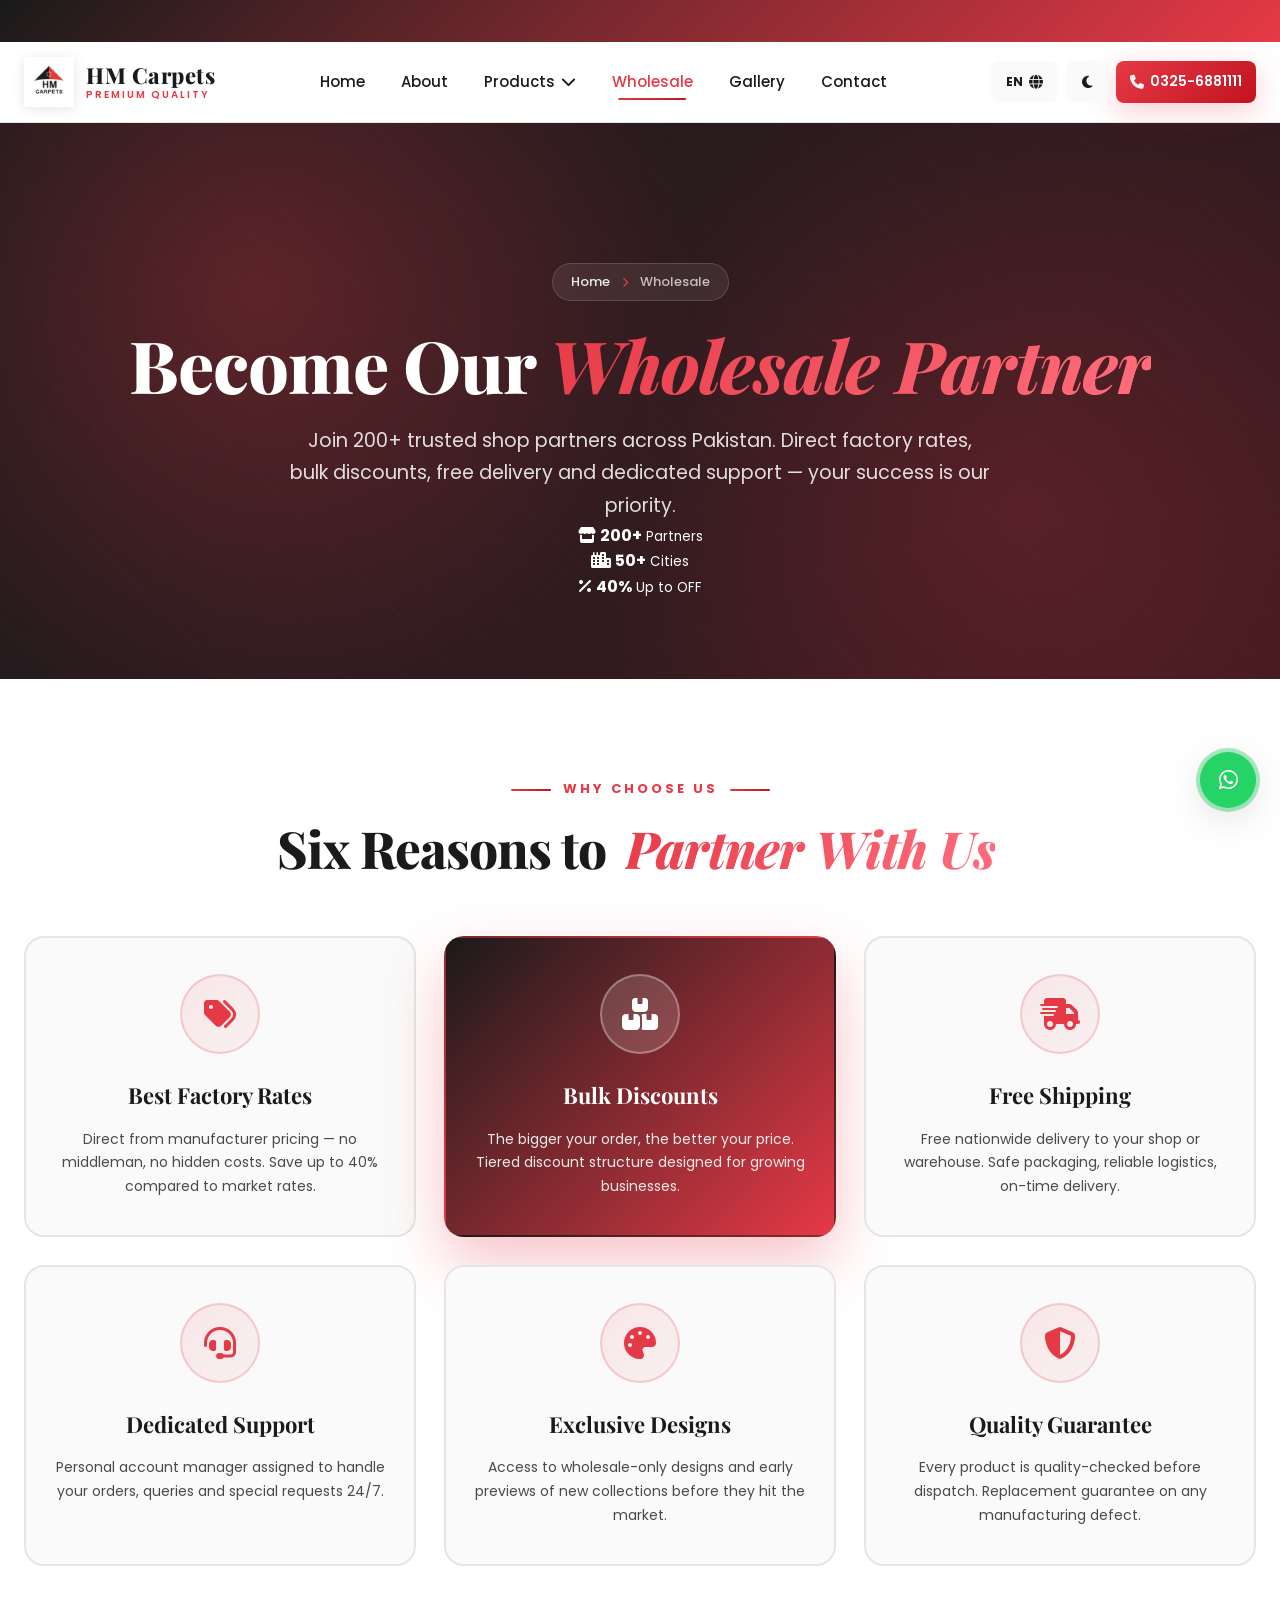
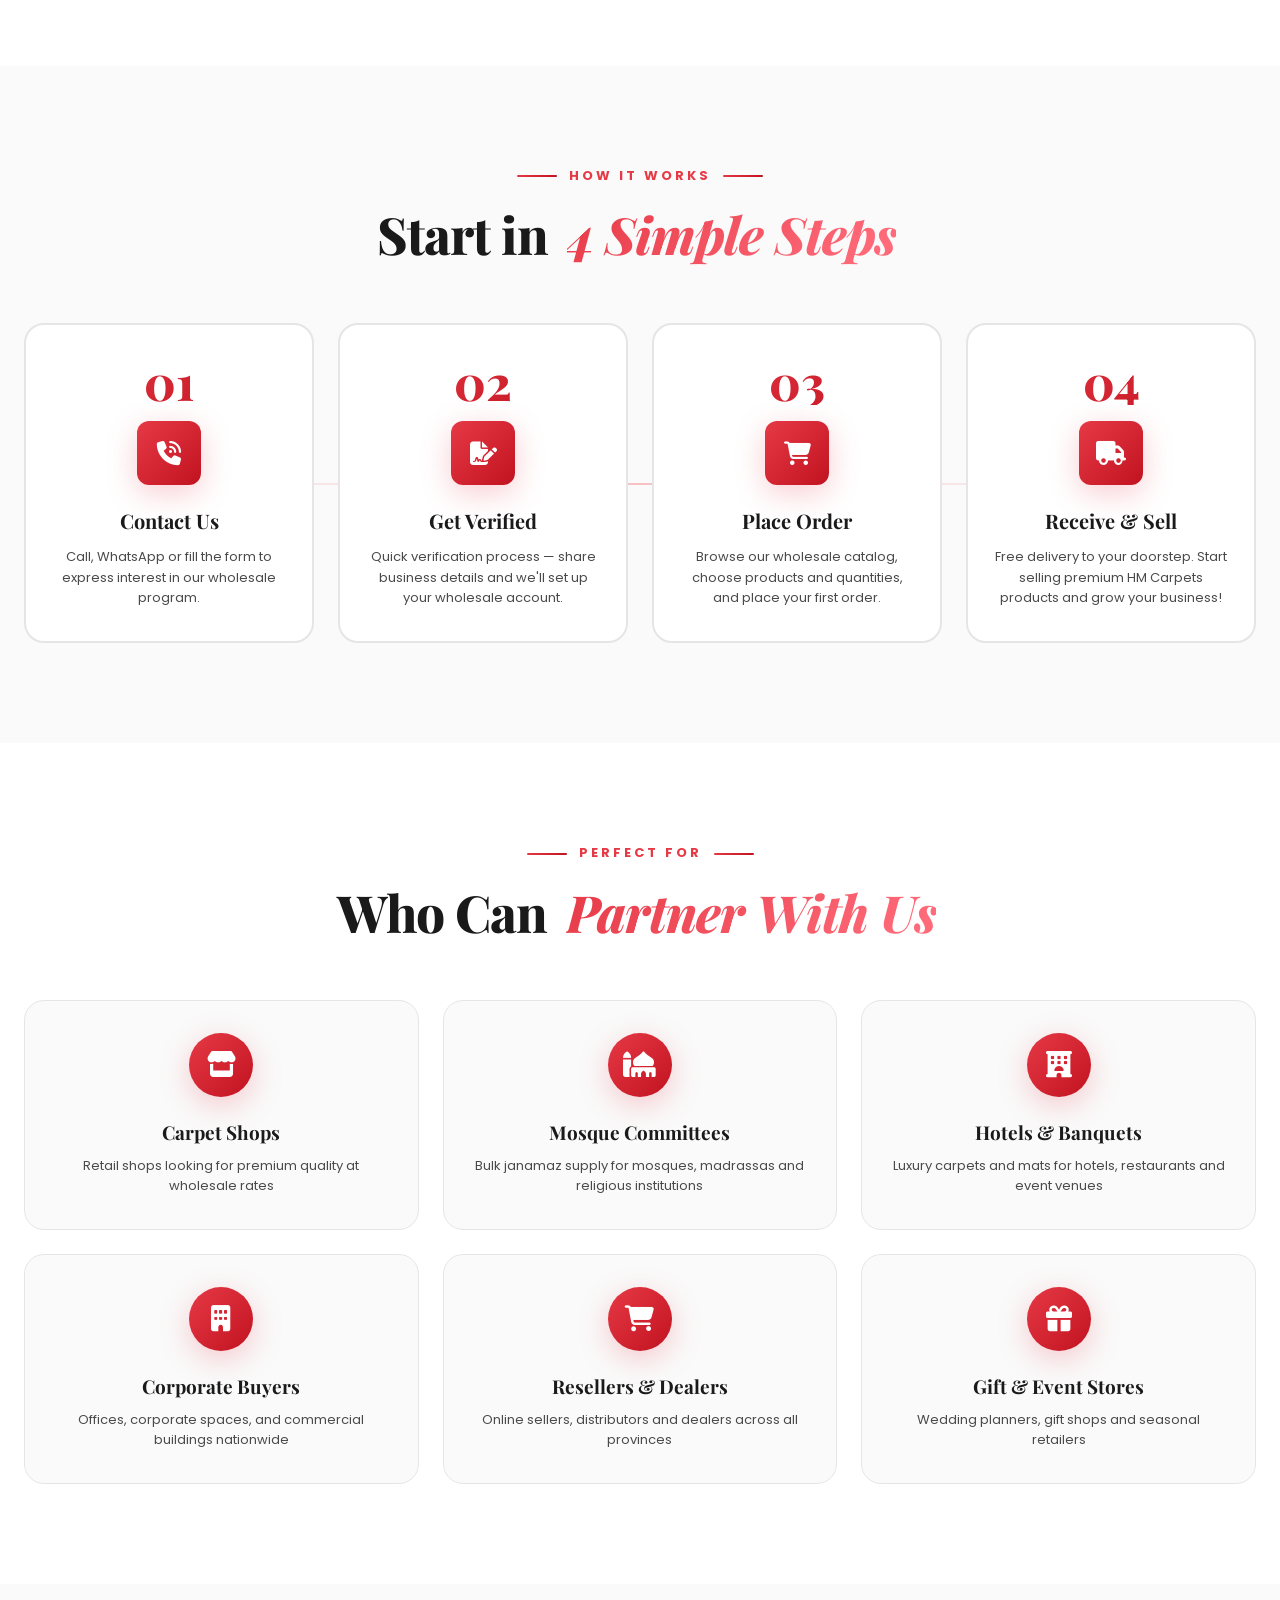
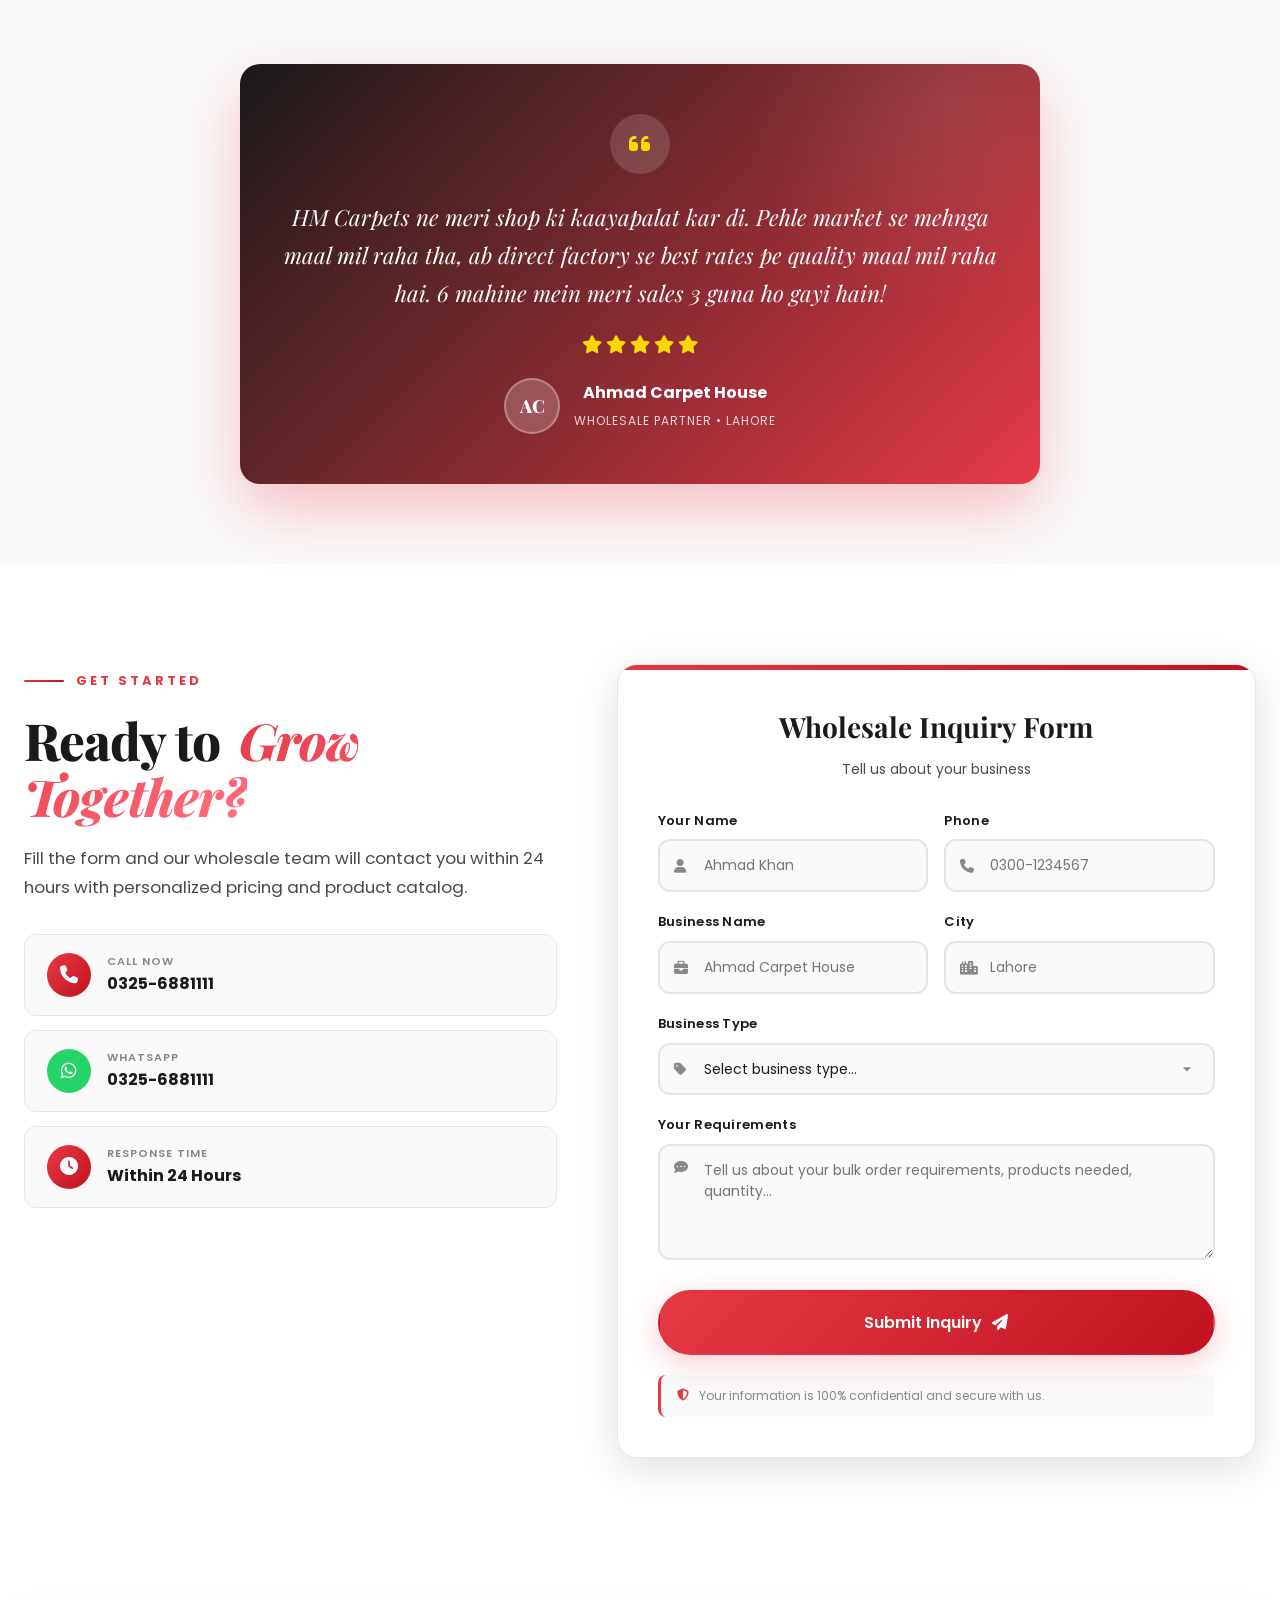
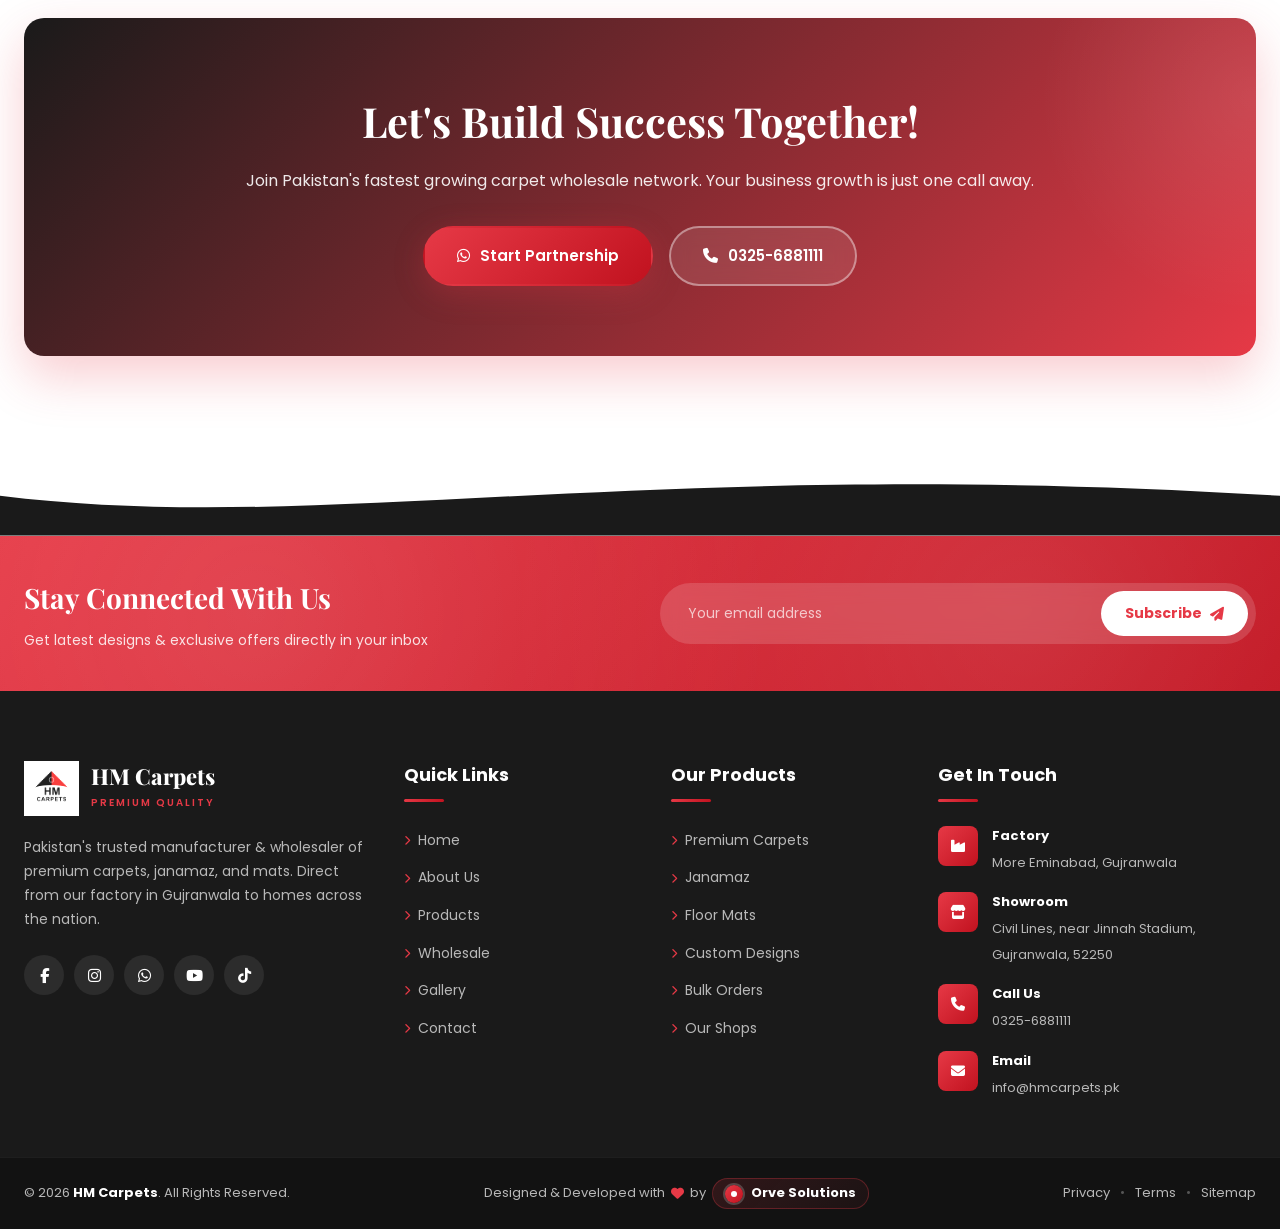
<file: pages/wholesale.html>
<!DOCTYPE html>
<html lang="en" data-theme="light">
<head>
  <meta charset="UTF-8" />
  <meta http-equiv="X-UA-Compatible" content="IE=edge" />
  <meta name="viewport" content="width=device-width, initial-scale=1.0" />

  <title>Wholesale Partnership - HM Carpets | Bulk Supply Pakistan</title>
  <meta name="description" content="Join HM Carpets wholesale program. Direct factory rates, bulk discounts, free nationwide delivery for shops, mosques, hotels and institutions across Pakistan." />
  <meta name="keywords" content="wholesale carpets Pakistan, bulk janamaz supply, HM Carpets wholesale, carpet distributor Pakistan, mosque janamaz bulk" />
  <link rel="canonical" href="https://hmcarpets.pk/pages/wholesale.html" />

  <meta name="theme-color" content="#E63946" />
  <link rel="icon" type="image/png" href="../assets/logo/hm-logo.png" />

  <link rel="preconnect" href="https://fonts.googleapis.com" />
  <link rel="preconnect" href="https://fonts.gstatic.com" crossorigin />
  <link href="https://fonts.googleapis.com/css2?family=Playfair+Display:wght@400;600;700;900&family=Poppins:wght@300;400;500;600;700;800&family=Noto+Nastaliq+Urdu:wght@400;500;600;700&display=swap" rel="stylesheet" />
  <link rel="stylesheet" href="https://cdnjs.cloudflare.com/ajax/libs/font-awesome/6.5.1/css/all.min.css" />
  <link rel="stylesheet" href="https://unpkg.com/aos@2.3.1/dist/aos.css" />

  <link rel="stylesheet" href="../css/style.css" />
  <link rel="stylesheet" href="../css/animations.css" />
  <link rel="stylesheet" href="../css/responsive.css" />
  <link rel="stylesheet" href="../css/pages.css" />
  <link rel="stylesheet" href="../css/wholesale.css" />
</head>
<body data-page="wholesale">

  <div id="header-placeholder"></div>

  <main>

    <!-- PAGE HERO -->
    <section class="page-hero">
      <div class="page-hero-bg"></div>
      <div class="page-hero-pattern"></div>
      <div class="container">
        <div class="page-hero-content" data-aos="fade-up">
          <div class="page-breadcrumb">
            <a href="../index.html" data-en="Home" data-ur="ہوم">Home</a>
            <i class="fas fa-chevron-right"></i>
            <span data-en="Wholesale" data-ur="ہول سیل">Wholesale</span>
          </div>
          <h1 class="page-title">
            <span data-en="Become Our" data-ur="بنیں ہمارے">Become Our</span>
            <span class="text-accent" data-en="Wholesale Partner" data-ur="ہول سیل پارٹنر">Wholesale Partner</span>
          </h1>
          <p class="page-subtitle" data-en="Join 200+ trusted shop partners across Pakistan. Direct factory rates, bulk discounts, free delivery and dedicated support — your success is our priority." data-ur="پاکستان بھر میں 200+ پارٹنر دکانوں میں شامل ہوں۔ براہ راست فیکٹری ریٹس، بلک ڈسکاؤنٹ، مفت ڈیلیوری اور مخصوص سپورٹ۔">
            Join 200+ trusted shop partners across Pakistan. Direct factory rates, bulk discounts, free delivery and dedicated support — your success is our priority.
          </p>

          <div class="page-hero-stats">
            <div class="hero-stat-pill">
              <i class="fas fa-store"></i>
              <span><strong>200+</strong> <small data-en="Partners" data-ur="پارٹنرز">Partners</small></span>
            </div>
            <div class="hero-stat-pill">
              <i class="fas fa-city"></i>
              <span><strong>50+</strong> <small data-en="Cities" data-ur="شہر">Cities</small></span>
            </div>
            <div class="hero-stat-pill">
              <i class="fas fa-percent"></i>
              <span><strong>40%</strong> <small data-en="Up to OFF" data-ur="تک چھوٹ">Up to OFF</small></span>
            </div>
          </div>
        </div>
      </div>
    </section>

    <!-- WHY PARTNER WITH US -->
    <section class="ws-benefits-section">
      <div class="container">
        <div class="section-header" data-aos="fade-up">
          <div class="section-tag center">
            <span class="tag-line"></span>
            <span data-en="Why Choose Us" data-ur="ہمیں کیوں چنیں">Why Choose Us</span>
            <span class="tag-line"></span>
          </div>
          <h2 class="section-title center">
            <span data-en="Six Reasons to" data-ur="چھ وجوہات">Six Reasons to</span>
            <span class="text-accent" data-en="Partner With Us" data-ur="ہمارے ساتھ پارٹنر بنیں">Partner With Us</span>
          </h2>
        </div>

        <div class="ws-benefits-grid">
          <div class="ws-benefit-card" data-aos="fade-up" data-aos-delay="0">
            <div class="ws-benefit-icon"><i class="fas fa-tags"></i></div>
            <h3 data-en="Best Factory Rates" data-ur="بہترین فیکٹری ریٹس">Best Factory Rates</h3>
            <p data-en="Direct from manufacturer pricing — no middleman, no hidden costs. Save up to 40% compared to market rates." data-ur="مینوفیکچرر سے براہ راست قیمت — کوئی بیچ والا نہیں۔ مارکیٹ ریٹس کے مقابلے میں 40% تک بچت۔">Direct from manufacturer pricing — no middleman, no hidden costs. Save up to 40% compared to market rates.</p>
          </div>

          <div class="ws-benefit-card featured" data-aos="fade-up" data-aos-delay="100">
            <div class="ws-benefit-icon"><i class="fas fa-boxes-stacked"></i></div>
            <h3 data-en="Bulk Discounts" data-ur="بلک ڈسکاؤنٹس">Bulk Discounts</h3>
            <p data-en="The bigger your order, the better your price. Tiered discount structure designed for growing businesses." data-ur="جتنا بڑا آرڈر، اتنی بہتر قیمت۔ بڑھتے کاروبار کے لیے ٹائرڈ ڈسکاؤنٹ سٹرکچر۔">The bigger your order, the better your price. Tiered discount structure designed for growing businesses.</p>
          </div>

          <div class="ws-benefit-card" data-aos="fade-up" data-aos-delay="200">
            <div class="ws-benefit-icon"><i class="fas fa-truck-fast"></i></div>
            <h3 data-en="Free Shipping" data-ur="مفت شپنگ">Free Shipping</h3>
            <p data-en="Free nationwide delivery to your shop or warehouse. Safe packaging, reliable logistics, on-time delivery." data-ur="آپ کی دکان یا گودام تک مفت ملک گیر ڈیلیوری۔ محفوظ پیکجنگ، قابل اعتماد لاجسٹکس۔">Free nationwide delivery to your shop or warehouse. Safe packaging, reliable logistics, on-time delivery.</p>
          </div>

          <div class="ws-benefit-card" data-aos="fade-up" data-aos-delay="300">
            <div class="ws-benefit-icon"><i class="fas fa-headset"></i></div>
            <h3 data-en="Dedicated Support" data-ur="مخصوص سپورٹ">Dedicated Support</h3>
            <p data-en="Personal account manager assigned to handle your orders, queries and special requests 24/7." data-ur="آپ کے آرڈرز، سوالات اور خصوصی درخواستوں کے لیے ذاتی اکاؤنٹ مینیجر۔">Personal account manager assigned to handle your orders, queries and special requests 24/7.</p>
          </div>

          <div class="ws-benefit-card" data-aos="fade-up" data-aos-delay="400">
            <div class="ws-benefit-icon"><i class="fas fa-palette"></i></div>
            <h3 data-en="Exclusive Designs" data-ur="خصوصی ڈیزائن">Exclusive Designs</h3>
            <p data-en="Access to wholesale-only designs and early previews of new collections before they hit the market." data-ur="ہول سیل کے لیے مخصوص ڈیزائن اور نئی کلیکشنز کا پہلے پیش نظارہ۔">Access to wholesale-only designs and early previews of new collections before they hit the market.</p>
          </div>

          <div class="ws-benefit-card" data-aos="fade-up" data-aos-delay="500">
            <div class="ws-benefit-icon"><i class="fas fa-shield-halved"></i></div>
            <h3 data-en="Quality Guarantee" data-ur="کوالٹی گارنٹی">Quality Guarantee</h3>
            <p data-en="Every product is quality-checked before dispatch. Replacement guarantee on any manufacturing defect." data-ur="ہر پروڈکٹ ڈسپیچ سے پہلے چیک کی جاتی ہے۔ کسی بھی مینوفیکچرنگ خرابی پر تبدیلی کی گارنٹی۔">Every product is quality-checked before dispatch. Replacement guarantee on any manufacturing defect.</p>
          </div>
        </div>
      </div>
    </section>

    <!-- HOW IT WORKS -->
    <section class="ws-process-section">
      <div class="container">
        <div class="section-header" data-aos="fade-up">
          <div class="section-tag center">
            <span class="tag-line"></span>
            <span data-en="How It Works" data-ur="یہ کیسے کام کرتا ہے">How It Works</span>
            <span class="tag-line"></span>
          </div>
          <h2 class="section-title center">
            <span data-en="Start in" data-ur="شروع کریں">Start in</span>
            <span class="text-accent" data-en="4 Simple Steps" data-ur="4 آسان اقدامات میں">4 Simple Steps</span>
          </h2>
        </div>

        <div class="ws-process-grid">
          <div class="ws-process-card" data-aos="fade-up" data-aos-delay="0">
            <div class="ws-process-num">01</div>
            <div class="ws-process-icon"><i class="fas fa-phone-volume"></i></div>
            <h3 data-en="Contact Us" data-ur="رابطہ کریں">Contact Us</h3>
            <p data-en="Call, WhatsApp or fill the form to express interest in our wholesale program." data-ur="کال، واٹس ایپ یا فارم بھر کر ہول سیل پروگرام میں دلچسپی ظاہر کریں۔">Call, WhatsApp or fill the form to express interest in our wholesale program.</p>
          </div>

          <div class="ws-process-card" data-aos="fade-up" data-aos-delay="100">
            <div class="ws-process-num">02</div>
            <div class="ws-process-icon"><i class="fas fa-file-signature"></i></div>
            <h3 data-en="Get Verified" data-ur="تصدیق کروائیں">Get Verified</h3>
            <p data-en="Quick verification process — share business details and we'll set up your wholesale account." data-ur="فوری تصدیق کا عمل — کاروبار کی تفصیلات شیئر کریں اور ہم آپ کا ہول سیل اکاؤنٹ بنا دیں گے۔">Quick verification process — share business details and we'll set up your wholesale account.</p>
          </div>

          <div class="ws-process-card" data-aos="fade-up" data-aos-delay="200">
            <div class="ws-process-num">03</div>
            <div class="ws-process-icon"><i class="fas fa-shopping-cart"></i></div>
            <h3 data-en="Place Order" data-ur="آرڈر دیں">Place Order</h3>
            <p data-en="Browse our wholesale catalog, choose products and quantities, and place your first order." data-ur="ہماری ہول سیل کیٹلاگ دیکھیں، پروڈکٹس اور مقدار منتخب کریں اور پہلا آرڈر دیں۔">Browse our wholesale catalog, choose products and quantities, and place your first order.</p>
          </div>

          <div class="ws-process-card" data-aos="fade-up" data-aos-delay="300">
            <div class="ws-process-num">04</div>
            <div class="ws-process-icon"><i class="fas fa-truck"></i></div>
            <h3 data-en="Receive & Sell" data-ur="حاصل کریں اور بیچیں">Receive & Sell</h3>
            <p data-en="Free delivery to your doorstep. Start selling premium HM Carpets products and grow your business!" data-ur="آپ کے گھر تک مفت ڈیلیوری۔ پریمیم ایچ ایم قالین پروڈکٹس بیچنا شروع کریں۔">Free delivery to your doorstep. Start selling premium HM Carpets products and grow your business!</p>
          </div>
        </div>
      </div>
    </section>

    <!-- WHO CAN PARTNER -->
    <section class="ws-audience-section">
      <div class="container">
        <div class="section-header" data-aos="fade-up">
          <div class="section-tag center">
            <span class="tag-line"></span>
            <span data-en="Perfect For" data-ur="بہترین انتخاب">Perfect For</span>
            <span class="tag-line"></span>
          </div>
          <h2 class="section-title center">
            <span data-en="Who Can" data-ur="کون بن سکتا ہے">Who Can</span>
            <span class="text-accent" data-en="Partner With Us" data-ur="ہمارا پارٹنر">Partner With Us</span>
          </h2>
        </div>

        <div class="ws-audience-grid">
          <div class="ws-audience-card" data-aos="fade-up" data-aos-delay="0">
            <i class="fas fa-store"></i>
            <h4 data-en="Carpet Shops" data-ur="قالین کی دکانیں">Carpet Shops</h4>
            <p data-en="Retail shops looking for premium quality at wholesale rates" data-ur="ہول سیل ریٹس پر پریمیم کوالٹی چاہنے والی ریٹیل دکانیں">Retail shops looking for premium quality at wholesale rates</p>
          </div>

          <div class="ws-audience-card" data-aos="fade-up" data-aos-delay="100">
            <i class="fas fa-mosque"></i>
            <h4 data-en="Mosque Committees" data-ur="مسجد کمیٹیاں">Mosque Committees</h4>
            <p data-en="Bulk janamaz supply for mosques, madrassas and religious institutions" data-ur="مساجد، مدارس اور دینی اداروں کے لیے بلک جائے نماز">Bulk janamaz supply for mosques, madrassas and religious institutions</p>
          </div>

          <div class="ws-audience-card" data-aos="fade-up" data-aos-delay="200">
            <i class="fas fa-hotel"></i>
            <h4 data-en="Hotels & Banquets" data-ur="ہوٹلز اور بینکوئٹس">Hotels & Banquets</h4>
            <p data-en="Luxury carpets and mats for hotels, restaurants and event venues" data-ur="ہوٹلز، ریسٹورنٹس اور ایونٹ ہالز کے لیے لگژری قالین">Luxury carpets and mats for hotels, restaurants and event venues</p>
          </div>

          <div class="ws-audience-card" data-aos="fade-up" data-aos-delay="300">
            <i class="fas fa-building"></i>
            <h4 data-en="Corporate Buyers" data-ur="کارپوریٹ خریدار">Corporate Buyers</h4>
            <p data-en="Offices, corporate spaces, and commercial buildings nationwide" data-ur="دفاتر، کارپوریٹ جگہیں اور کمرشل عمارتیں">Offices, corporate spaces, and commercial buildings nationwide</p>
          </div>

          <div class="ws-audience-card" data-aos="fade-up" data-aos-delay="400">
            <i class="fas fa-cart-shopping"></i>
            <h4 data-en="Resellers & Dealers" data-ur="ری سیلرز اور ڈیلرز">Resellers & Dealers</h4>
            <p data-en="Online sellers, distributors and dealers across all provinces" data-ur="آن لائن سیلرز، ڈسٹری بیوٹرز اور تمام صوبوں میں ڈیلرز">Online sellers, distributors and dealers across all provinces</p>
          </div>

          <div class="ws-audience-card" data-aos="fade-up" data-aos-delay="500">
            <i class="fas fa-gift"></i>
            <h4 data-en="Gift & Event Stores" data-ur="گفٹ اور ایونٹ سٹورز">Gift & Event Stores</h4>
            <p data-en="Wedding planners, gift shops and seasonal retailers" data-ur="ویڈنگ پلانرز، گفٹ شاپس اور موسمی ریٹیلرز">Wedding planners, gift shops and seasonal retailers</p>
          </div>
        </div>
      </div>
    </section>

    <!-- TESTIMONIAL HIGHLIGHT -->
    <section class="ws-testimonial-section">
      <div class="container">
        <div class="ws-testimonial-card" data-aos="zoom-in">
          <div class="ws-testimonial-icon">
            <i class="fas fa-quote-left"></i>
          </div>
          <p class="ws-testimonial-text" data-en="HM Carpets ne meri shop ki kaayapalat kar di. Pehle market se mehnga maal mil raha tha, ab direct factory se best rates pe quality maal mil raha hai. 6 mahine mein meri sales 3 guna ho gayi hain!" data-ur="ایچ ایم قالین نے میری دکان بدل دی۔ پہلے مارکیٹ سے مہنگا مال ملتا تھا، اب براہ راست فیکٹری سے بہترین ریٹس پر کوالٹی مال مل رہا ہے۔ 6 مہینے میں میری سیلز 3 گنا ہو گئی ہیں!">
            "HM Carpets ne meri shop ki kaayapalat kar di. Pehle market se mehnga maal mil raha tha, ab direct factory se best rates pe quality maal mil raha hai. 6 mahine mein meri sales 3 guna ho gayi hain!"
          </p>
          <div class="ws-testimonial-stars">
            <i class="fas fa-star"></i><i class="fas fa-star"></i><i class="fas fa-star"></i><i class="fas fa-star"></i><i class="fas fa-star"></i>
          </div>
          <div class="ws-testimonial-author">
            <div class="ws-author-avatar">AC</div>
            <div>
              <strong>Ahmad Carpet House</strong>
              <span data-en="Wholesale Partner • Lahore" data-ur="ہول سیل پارٹنر • لاہور">Wholesale Partner • Lahore</span>
            </div>
          </div>
        </div>
      </div>
    </section>

    <!-- WHOLESALE INQUIRY FORM -->
    <section class="ws-form-section">
      <div class="container">
        <div class="ws-form-wrapper">
          <div class="ws-form-info" data-aos="fade-right">
            <div class="section-tag">
              <span class="tag-line"></span>
              <span data-en="Get Started" data-ur="شروع کریں">Get Started</span>
            </div>
            <h2 class="section-title">
              <span data-en="Ready to" data-ur="تیار ہیں">Ready to</span>
              <span class="text-accent" data-en="Grow Together?" data-ur="ساتھ ترقی کرنے کے لیے؟">Grow Together?</span>
            </h2>
            <p class="section-desc" data-en="Fill the form and our wholesale team will contact you within 24 hours with personalized pricing and product catalog." data-ur="فارم بھریں اور ہماری ہول سیل ٹیم 24 گھنٹوں میں ذاتی قیمت اور پروڈکٹ کیٹلاگ کے ساتھ آپ سے رابطہ کرے گی۔">
              Fill the form and our wholesale team will contact you within 24 hours with personalized pricing and product catalog.
            </p>

            <div class="ws-info-items">
              <a href="tel:+923256881111" class="ws-info-item">
                <i class="fas fa-phone"></i>
                <div>
                  <span data-en="Call Now" data-ur="ابھی کال کریں">Call Now</span>
                  <strong>0325-6881111</strong>
                </div>
              </a>
              <a href="https://wa.me/923256881111?text=Hi, I'm interested in HM Carpets wholesale program" target="_blank" rel="noopener" class="ws-info-item whatsapp">
                <i class="fab fa-whatsapp"></i>
                <div>
                  <span data-en="WhatsApp" data-ur="واٹس ایپ">WhatsApp</span>
                  <strong>0325-6881111</strong>
                </div>
              </a>
              <div class="ws-info-item static">
                <i class="fas fa-clock"></i>
                <div>
                  <span data-en="Response Time" data-ur="جواب کا وقت">Response Time</span>
                  <strong data-en="Within 24 Hours" data-ur="24 گھنٹوں میں">Within 24 Hours</strong>
                </div>
              </div>
            </div>
          </div>

          <div class="ws-form-card" data-aos="fade-left">
            <div class="form-header">
              <h3 data-en="Wholesale Inquiry Form" data-ur="ہول سیل انکوائری فارم">Wholesale Inquiry Form</h3>
              <p data-en="Tell us about your business" data-ur="ہمیں اپنے کاروبار کے بارے میں بتائیں">Tell us about your business</p>
            </div>

            <form class="contact-form" onsubmit="return handleContactSubmit(event)">
              <div class="form-row">
                <div class="form-group">
                  <label data-en="Your Name" data-ur="آپ کا نام">Your Name</label>
                  <div class="input-wrapper">
                    <i class="fas fa-user"></i>
                    <input type="text" name="name" required placeholder="Ahmad Khan" />
                  </div>
                </div>
                <div class="form-group">
                  <label data-en="Phone" data-ur="فون">Phone</label>
                  <div class="input-wrapper">
                    <i class="fas fa-phone"></i>
                    <input type="tel" name="phone" required placeholder="0300-1234567" />
                  </div>
                </div>
              </div>

              <div class="form-row">
                <div class="form-group">
                  <label data-en="Business Name" data-ur="کاروبار کا نام">Business Name</label>
                  <div class="input-wrapper">
                    <i class="fas fa-briefcase"></i>
                    <input type="text" name="email" placeholder="Ahmad Carpet House" />
                  </div>
                </div>
                <div class="form-group">
                  <label data-en="City" data-ur="شہر">City</label>
                  <div class="input-wrapper">
                    <i class="fas fa-city"></i>
                    <input type="text" name="city" required placeholder="Lahore" />
                  </div>
                </div>
              </div>

              <div class="form-group">
                <label data-en="Business Type" data-ur="کاروبار کی قسم">Business Type</label>
                <div class="input-wrapper">
                  <i class="fas fa-tag"></i>
                  <select name="interest" required>
                    <option value="" data-en="Select business type..." data-ur="کاروبار کی قسم منتخب کریں...">Select business type...</option>
                    <option value="Carpet Shop" data-en="Carpet Shop / Retailer" data-ur="قالین کی دکان / ریٹیلر">Carpet Shop / Retailer</option>
                    <option value="Mosque" data-en="Mosque / Madrassa" data-ur="مسجد / مدرسہ">Mosque / Madrassa</option>
                    <option value="Hotel" data-en="Hotel / Banquet" data-ur="ہوٹل / بینکوئٹ">Hotel / Banquet</option>
                    <option value="Corporate" data-en="Corporate / Office" data-ur="کارپوریٹ / دفتر">Corporate / Office</option>
                    <option value="Reseller" data-en="Reseller / Distributor" data-ur="ری سیلر / ڈسٹری بیوٹر">Reseller / Distributor</option>
                    <option value="Other" data-en="Other Business" data-ur="دیگر کاروبار">Other Business</option>
                  </select>
                </div>
              </div>

              <div class="form-group">
                <label data-en="Your Requirements" data-ur="آپ کی ضروریات">Your Requirements</label>
                <div class="input-wrapper textarea-wrapper">
                  <i class="fas fa-comment-dots"></i>
                  <textarea name="message" rows="4" required placeholder="Tell us about your bulk order requirements, products needed, quantity..."></textarea>
                </div>
              </div>

              <button type="submit" class="btn btn-primary form-submit">
                <span data-en="Submit Inquiry" data-ur="انکوائری بھیجیں">Submit Inquiry</span>
                <i class="fas fa-paper-plane"></i>
              </button>

              <div class="form-note">
                <i class="fas fa-shield-halved"></i>
                <span data-en="Your information is 100% confidential and secure with us." data-ur="آپ کی معلومات ہمارے ساتھ 100% خفیہ اور محفوظ ہیں۔">Your information is 100% confidential and secure with us.</span>
              </div>
            </form>
          </div>
        </div>
      </div>
    </section>

    <!-- FINAL CTA -->
    <section class="page-cta-section">
      <div class="container">
        <div class="page-cta" data-aos="zoom-in">
          <h2 data-en="Let's Build Success Together!" data-ur="آئیے مل کر کامیابی بنائیں!">Let's Build Success Together!</h2>
          <p data-en="Join Pakistan's fastest growing carpet wholesale network. Your business growth is just one call away." data-ur="پاکستان کے سب سے تیزی سے بڑھنے والے قالین ہول سیل نیٹ ورک میں شامل ہوں۔">
            Join Pakistan's fastest growing carpet wholesale network. Your business growth is just one call away.
          </p>
          <div class="page-cta-buttons">
            <a href="https://wa.me/923256881111?text=Hi, I want to join HM Carpets wholesale program" target="_blank" rel="noopener" class="btn btn-primary">
              <i class="fab fa-whatsapp"></i>
              <span data-en="Start Partnership" data-ur="پارٹنرشپ شروع کریں">Start Partnership</span>
            </a>
            <a href="tel:+923256881111" class="btn btn-outline">
              <i class="fas fa-phone"></i>
              <span>0325-6881111</span>
            </a>
          </div>
        </div>
      </div>
    </section>

  </main>

  <div id="footer-placeholder"></div>

  <script src="https://unpkg.com/aos@2.3.1/dist/aos.js"></script>
  <script src="../js/translations.js"></script>
  <script src="../js/theme.js"></script>
  <script src="../js/components-loader.js"></script>
  <script src="../js/main.js"></script>
  <script src="../js/init.js"></script>
</body>
</html>
</file>
<file: css/style.css>
/* =============================================
   HM CARPETS - PREMIUM STYLESHEET
   Powered by Orve Solutions
   ============================================= */

/* CSS RESET & VARIABLES */
*, *::before, *::after {
  margin: 0;
  padding: 0;
  box-sizing: border-box;
}

:root {
  /* Brand Colors */
  --accent-red: #E63946;
  --accent-red-dark: #C1121F;
  --accent-red-light: #FF4D5C;
  --brand-black: #1A1A1A;
  --brand-charcoal: #2D2D2D;
  
  /* Light Theme */
  --bg-primary: #FFFFFF;
  --bg-secondary: #FAFAFA;
  --bg-tertiary: #F5F5F5;
  --text-primary: #1A1A1A;
  --text-secondary: #4A4A4A;
  --text-muted: #888888;
  --border-color: #E5E5E5;
  --shadow-sm: 0 2px 8px rgba(0, 0, 0, 0.06);
  --shadow-md: 0 4px 20px rgba(0, 0, 0, 0.08);
  --shadow-lg: 0 10px 40px rgba(0, 0, 0, 0.12);
  --shadow-red: 0 8px 30px rgba(230, 57, 70, 0.25);
  
  /* Gradients */
  --gradient-red: linear-gradient(135deg, #E63946 0%, #C1121F 100%);
  --gradient-dark: linear-gradient(135deg, #1A1A1A 0%, #2D2D2D 100%);
  --gradient-mixed: linear-gradient(135deg, #1A1A1A 0%, #E63946 100%);
  
  /* Typography */
  --font-display: 'Playfair Display', serif;
  --font-body: 'Poppins', sans-serif;
  --font-urdu: 'Noto Nastaliq Urdu', serif;
  
  /* Spacing & Layout */
  --container-max: 1280px;
  --header-height: 80px;
  --radius-sm: 8px;
  --radius-md: 12px;
  --radius-lg: 20px;
  --radius-full: 9999px;
  
  /* Transitions */
  --transition-fast: 0.2s ease;
  --transition-normal: 0.3s ease;
  --transition-slow: 0.5s ease;
}

/* Dark Theme */
[data-theme="dark"] {
  --bg-primary: #0F0F0F;
  --bg-secondary: #1A1A1A;
  --bg-tertiary: #242424;
  --text-primary: #FFFFFF;
  --text-secondary: #C5C5C5;
  --text-muted: #888888;
  --border-color: #2D2D2D;
  --shadow-sm: 0 2px 8px rgba(0, 0, 0, 0.3);
  --shadow-md: 0 4px 20px rgba(0, 0, 0, 0.4);
  --shadow-lg: 0 10px 40px rgba(0, 0, 0, 0.5);
}

/* Urdu Mode */
[data-lang="ur"] body {
  font-family: var(--font-urdu), var(--font-body);
}

[data-lang="ur"] .logo-name,
[data-lang="ur"] h1, [data-lang="ur"] h2, [data-lang="ur"] h3, 
[data-lang="ur"] h4, [data-lang="ur"] h5, [data-lang="ur"] h6 {
  font-family: var(--font-urdu);
  line-height: 1.8;
}

/* BASE STYLES */
html {
  scroll-behavior: smooth;
  scroll-padding-top: var(--header-height);
}

body {
  font-family: var(--font-body);
  background: var(--bg-primary);
  color: var(--text-primary);
  line-height: 1.6;
  overflow-x: hidden;
  transition: background var(--transition-normal), color var(--transition-normal);
  -webkit-font-smoothing: antialiased;
  -moz-osx-font-smoothing: grayscale;
}

a {
  text-decoration: none;
  color: inherit;
  transition: color var(--transition-fast);
}

img {
  max-width: 100%;
  height: auto;
  display: block;
}

button {
  cursor: pointer;
  border: none;
  background: none;
  font-family: inherit;
}

.container {
  max-width: var(--container-max);
  margin: 0 auto;
  padding: 0 24px;
}

/* CUSTOM SCROLLBAR */
::-webkit-scrollbar {
  width: 10px;
  height: 10px;
}
::-webkit-scrollbar-track {
  background: var(--bg-secondary);
}
::-webkit-scrollbar-thumb {
  background: var(--gradient-red);
  border-radius: var(--radius-full);
}
::-webkit-scrollbar-thumb:hover {
  background: var(--accent-red-dark);
}

/* SELECTION */
::selection {
  background: var(--accent-red);
  color: #fff;
}

/* =============================================
   PRELOADER
   ============================================= */
.preloader {
  position: fixed;
  inset: 0;
  background: var(--bg-primary);
  z-index: 99999;
  display: flex;
  align-items: center;
  justify-content: center;
  transition: opacity 0.6s ease, visibility 0.6s ease;
}

.preloader.hidden {
  opacity: 0;
  visibility: hidden;
}

.preloader-content {
  text-align: center;
}

.preloader-logo img {
  width: 100px;
  margin: 0 auto 30px;
  animation: pulse 1.5s ease-in-out infinite;
}

.preloader-bar {
  width: 200px;
  height: 3px;
  background: var(--bg-tertiary);
  border-radius: var(--radius-full);
  overflow: hidden;
  margin: 0 auto 16px;
}

.preloader-progress {
  height: 100%;
  background: var(--gradient-red);
  width: 0;
  animation: loadProgress 1.8s ease-out forwards;
}

.preloader-text {
  font-size: 14px;
  color: var(--text-muted);
  letter-spacing: 2px;
  text-transform: uppercase;
}

@keyframes pulse {
  0%, 100% { transform: scale(1); opacity: 1; }
  50% { transform: scale(1.05); opacity: 0.8; }
}

@keyframes loadProgress {
  to { width: 100%; }
}

/* =============================================
   ANNOUNCEMENT BAR
   ============================================= */
.announcement-bar {
  background: var(--gradient-mixed);
  color: #fff;
  padding: 10px 0;
  overflow: hidden;
  position: relative;
  font-size: 13px;
  font-weight: 500;
}

.announcement-container {
  white-space: nowrap;
  overflow: hidden;
}

.announcement-slide {
  display: inline-flex;
  align-items: center;
  gap: 20px;
  animation: marquee 30s linear infinite;
  padding-left: 100%;
}

.announcement-slide span {
  display: inline-flex;
  align-items: center;
  gap: 8px;
}

.announcement-slide .separator {
  opacity: 0.5;
}

.announcement-slide i {
  color: #FFD700;
}

@keyframes marquee {
  0% { transform: translateX(0); }
  100% { transform: translateX(-100%); }
}

/* =============================================
   HEADER
   ============================================= */
.header {
  position: sticky;
  top: 0;
  z-index: 1000;
  background: var(--bg-primary);
  border-bottom: 1px solid var(--border-color);
  transition: all var(--transition-normal);
  backdrop-filter: blur(10px);
  -webkit-backdrop-filter: blur(10px);
}

.header.scrolled {
  background: rgba(255, 255, 255, 0.95);
  box-shadow: var(--shadow-md);
}

[data-theme="dark"] .header.scrolled {
  background: rgba(15, 15, 15, 0.95);
}

.header-container {
  max-width: var(--container-max);
  margin: 0 auto;
  padding: 0 24px;
  height: var(--header-height);
  display: flex;
  align-items: center;
  justify-content: space-between;
  gap: 20px;
}

/* Logo */
.logo {
  display: flex;
  align-items: center;
  gap: 12px;
  transition: transform var(--transition-fast);
}

.logo:hover {
  transform: scale(1.02);
}

.logo-img {
  width: 50px;
  height: 50px;
  object-fit: contain;
  filter: drop-shadow(0 2px 6px rgba(0, 0, 0, 0.1));
}

[data-theme="dark"] .logo-img {
  filter: drop-shadow(0 2px 8px rgba(255, 255, 255, 0.1)) brightness(1.1);
}

.logo-text {
  display: flex;
  flex-direction: column;
  line-height: 1.2;
}

.logo-name {
  font-family: var(--font-display);
  font-size: 22px;
  font-weight: 800;
  color: var(--text-primary);
  letter-spacing: 0.5px;
}

.logo-tagline {
  font-size: 10px;
  color: var(--accent-red);
  text-transform: uppercase;
  letter-spacing: 2px;
  font-weight: 600;
}

/* Desktop Nav */
.nav-desktop {
  flex: 1;
  display: flex;
  justify-content: center;
}

.nav-list {
  display: flex;
  list-style: none;
  gap: 4px;
  align-items: center;
}

.nav-list > li {
  position: relative;
}

.nav-link {
  display: inline-flex;
  align-items: center;
  gap: 6px;
  padding: 10px 16px;
  font-size: 15px;
  font-weight: 500;
  color: var(--text-primary);
  border-radius: var(--radius-sm);
  transition: all var(--transition-fast);
  position: relative;
}

.nav-link::after {
  content: '';
  position: absolute;
  bottom: 4px;
  left: 50%;
  width: 0;
  height: 2px;
  background: var(--gradient-red);
  transition: all var(--transition-normal);
  transform: translateX(-50%);
  border-radius: var(--radius-full);
}

.nav-link:hover::after,
.nav-link.active::after {
  width: 60%;
}

.nav-link:hover,
.nav-link.active {
  color: var(--accent-red);
}

/* Dropdown */
.nav-dropdown:hover .dropdown-menu {
  opacity: 1;
  visibility: visible;
  transform: translateY(0);
}

.dropdown-menu {
  position: absolute;
  top: 100%;
  left: 50%;
  transform: translateX(-50%) translateY(10px);
  background: var(--bg-primary);
  border: 1px solid var(--border-color);
  border-radius: var(--radius-md);
  box-shadow: var(--shadow-lg);
  min-width: 200px;
  padding: 8px;
  list-style: none;
  opacity: 0;
  visibility: hidden;
  transition: all var(--transition-normal);
  margin-top: 8px;
}

.dropdown-menu li a {
  display: block;
  padding: 10px 14px;
  border-radius: var(--radius-sm);
  font-size: 14px;
  color: var(--text-primary);
  transition: all var(--transition-fast);
}

.dropdown-menu li a:hover {
  background: var(--bg-tertiary);
  color: var(--accent-red);
  padding-left: 20px;
}

/* Header Actions */
.header-actions {
  display: flex;
  align-items: center;
  gap: 8px;
}

.action-btn {
  display: inline-flex;
  align-items: center;
  justify-content: center;
  gap: 6px;
  height: 42px;
  padding: 0 14px;
  border-radius: var(--radius-sm);
  background: var(--bg-secondary);
  color: var(--text-primary);
  font-size: 14px;
  font-weight: 600;
  transition: all var(--transition-fast);
  border: 1px solid transparent;
}

.action-btn:hover {
  background: var(--bg-tertiary);
  border-color: var(--border-color);
  transform: translateY(-2px);
}

.lang-toggle .lang-current {
  font-size: 12px;
  font-weight: 700;
}

.theme-toggle {
  width: 42px;
  padding: 0;
  position: relative;
}

.theme-toggle i {
  transition: all var(--transition-normal);
  position: absolute;
}

.theme-toggle .theme-icon-light {
  opacity: 0;
  transform: rotate(180deg) scale(0);
}

[data-theme="dark"] .theme-toggle .theme-icon-dark {
  opacity: 0;
  transform: rotate(-180deg) scale(0);
}

[data-theme="dark"] .theme-toggle .theme-icon-light {
  opacity: 1;
  transform: rotate(0deg) scale(1);
  color: #FFD700;
}

.call-btn {
  background: var(--gradient-red);
  color: #fff !important;
  border: none;
  box-shadow: var(--shadow-red);
}

.call-btn:hover {
  transform: translateY(-2px);
  box-shadow: 0 12px 35px rgba(230, 57, 70, 0.4);
  border: none;
}

/* Hamburger */
.hamburger {
  display: none;
  width: 42px;
  height: 42px;
  flex-direction: column;
  justify-content: center;
  align-items: center;
  gap: 5px;
  background: var(--bg-secondary);
  border-radius: var(--radius-sm);
}

.hamburger span {
  display: block;
  width: 22px;
  height: 2px;
  background: var(--text-primary);
  border-radius: var(--radius-full);
  transition: all var(--transition-normal);
}

.hamburger.active span:nth-child(1) {
  transform: translateY(7px) rotate(45deg);
}
.hamburger.active span:nth-child(2) {
  opacity: 0;
}
.hamburger.active span:nth-child(3) {
  transform: translateY(-7px) rotate(-45deg);
}

/* Mobile Nav */
.nav-mobile {
  position: fixed;
  top: 0;
  right: -100%;
  width: 320px;
  max-width: 85vw;
  height: 100vh;
  background: var(--bg-primary);
  z-index: 9999;
  transition: right var(--transition-slow);
  display: flex;
  flex-direction: column;
  box-shadow: -10px 0 40px rgba(0, 0, 0, 0.2);
}

.nav-mobile.active {
  right: 0;
}

.nav-mobile-overlay {
  position: fixed;
  inset: 0;
  background: rgba(0, 0, 0, 0.5);
  z-index: 9998;
  opacity: 0;
  visibility: hidden;
  transition: all var(--transition-normal);
  backdrop-filter: blur(4px);
}

.nav-mobile-overlay.active {
  opacity: 1;
  visibility: visible;
}

.nav-mobile-header {
  display: flex;
  align-items: center;
  justify-content: space-between;
  padding: 20px;
  border-bottom: 1px solid var(--border-color);
}

.nav-mobile-logo {
  width: 50px;
}

.nav-mobile-close {
  width: 38px;
  height: 38px;
  border-radius: var(--radius-sm);
  background: var(--bg-secondary);
  color: var(--text-primary);
  font-size: 18px;
  display: flex;
  align-items: center;
  justify-content: center;
}

.nav-mobile-list {
  list-style: none;
  flex: 1;
  padding: 20px;
  overflow-y: auto;
}

.nav-mobile-link {
  display: flex;
  align-items: center;
  gap: 14px;
  padding: 14px 16px;
  border-radius: var(--radius-sm);
  color: var(--text-primary);
  font-weight: 500;
  font-size: 15px;
  margin-bottom: 4px;
  transition: all var(--transition-fast);
}

.nav-mobile-link i {
  width: 24px;
  color: var(--accent-red);
}

.nav-mobile-link:hover {
  background: var(--bg-secondary);
  padding-left: 24px;
  color: var(--accent-red);
}

.nav-mobile-footer {
  padding: 20px;
  border-top: 1px solid var(--border-color);
}

.nav-mobile-cta {
  display: flex;
  align-items: center;
  justify-content: center;
  gap: 10px;
  background: var(--gradient-red);
  color: #fff;
  padding: 14px;
  border-radius: var(--radius-sm);
  font-weight: 600;
  box-shadow: var(--shadow-red);
}

.nav-mobile-social {
  display: flex;
  justify-content: center;
  gap: 10px;
  margin-top: 16px;
}

.nav-mobile-social a {
  width: 40px;
  height: 40px;
  border-radius: 50%;
  background: var(--bg-secondary);
  display: flex;
  align-items: center;
  justify-content: center;
  color: var(--text-primary);
  transition: all var(--transition-fast);
}

.nav-mobile-social a:hover {
  background: var(--gradient-red);
  color: #fff;
  transform: translateY(-3px);
}

/* =============================================
   FOOTER
   ============================================= */
.footer {
  background: var(--brand-black);
  color: #B8B8B8;
  position: relative;
  margin-top: 80px;
}

.footer-wave {
  color: var(--brand-black);
  position: absolute;
  top: -1px;
  left: 0;
  right: 0;
  transform: translateY(-99%);
  pointer-events: none;
}

.footer-wave svg {
  width: 100%;
  height: 80px;
  display: block;
}

/* Newsletter */
.footer-newsletter {
  background: var(--gradient-red);
  padding: 40px 0;
  position: relative;
  overflow: hidden;
}

.footer-newsletter::before {
  content: '';
  position: absolute;
  inset: 0;
  background-image: 
    radial-gradient(circle at 20% 50%, rgba(255,255,255,0.1) 0%, transparent 50%),
    radial-gradient(circle at 80% 50%, rgba(255,255,255,0.1) 0%, transparent 50%);
}

.newsletter-content {
  display: grid;
  grid-template-columns: 1fr 1fr;
  gap: 40px;
  align-items: center;
  position: relative;
}

.newsletter-text h3 {
  font-family: var(--font-display);
  font-size: 28px;
  color: #fff;
  margin-bottom: 8px;
  font-weight: 700;
}

.newsletter-text p {
  color: rgba(255, 255, 255, 0.85);
  font-size: 14px;
}

.newsletter-form {
  display: flex;
  gap: 10px;
  background: rgba(255, 255, 255, 0.15);
  padding: 8px;
  border-radius: var(--radius-full);
  backdrop-filter: blur(10px);
}

.newsletter-form input {
  flex: 1;
  background: transparent;
  border: none;
  outline: none;
  padding: 12px 20px;
  color: #fff;
  font-size: 14px;
  font-family: inherit;
}

.newsletter-form input::placeholder {
  color: rgba(255, 255, 255, 0.7);
}

.newsletter-form button {
  display: inline-flex;
  align-items: center;
  gap: 8px;
  background: #fff;
  color: var(--accent-red);
  padding: 12px 24px;
  border-radius: var(--radius-full);
  font-weight: 700;
  font-size: 14px;
  transition: all var(--transition-fast);
}

.newsletter-form button:hover {
  background: var(--brand-black);
  color: #fff;
  transform: translateX(4px);
}

/* Footer Main */
.footer-main {
  padding: 70px 0 40px;
}

.footer-grid {
  display: grid;
  grid-template-columns: 1.5fr 1fr 1fr 1.4fr;
  gap: 40px;
}

.footer-logo {
  display: flex;
  align-items: center;
  gap: 12px;
  margin-bottom: 20px;
}

.footer-logo img {
  width: 55px;
  filter: brightness(1.1);
}

.footer-logo-name {
  font-family: var(--font-display);
  font-size: 22px;
  font-weight: 800;
  color: #fff;
  display: block;
  line-height: 1.1;
}

.footer-logo-tag {
  font-size: 10px;
  color: var(--accent-red);
  text-transform: uppercase;
  letter-spacing: 2px;
  font-weight: 600;
}

.footer-desc {
  font-size: 14px;
  line-height: 1.7;
  margin-bottom: 24px;
  color: #B8B8B8;
}

.footer-social {
  display: flex;
  gap: 10px;
}

.footer-social a {
  width: 40px;
  height: 40px;
  border-radius: 50%;
  background: rgba(255, 255, 255, 0.08);
  display: flex;
  align-items: center;
  justify-content: center;
  color: #fff;
  font-size: 15px;
  transition: all var(--transition-normal);
  position: relative;
  overflow: hidden;
}

.footer-social a::before {
  content: '';
  position: absolute;
  inset: 0;
  background: var(--gradient-red);
  border-radius: 50%;
  transform: scale(0);
  transition: transform var(--transition-normal);
}

.footer-social a i {
  position: relative;
  z-index: 1;
}

.footer-social a:hover {
  transform: translateY(-4px);
  box-shadow: var(--shadow-red);
}

.footer-social a:hover::before {
  transform: scale(1);
}

.footer-title {
  color: #fff;
  font-size: 18px;
  font-weight: 700;
  margin-bottom: 24px;
  position: relative;
  padding-bottom: 12px;
}

.footer-title::after {
  content: '';
  position: absolute;
  bottom: 0;
  left: 0;
  width: 40px;
  height: 3px;
  background: var(--gradient-red);
  border-radius: var(--radius-full);
}

.footer-links {
  list-style: none;
}

.footer-links li {
  margin-bottom: 12px;
}

.footer-links a {
  color: #B8B8B8;
  font-size: 14px;
  display: inline-flex;
  align-items: center;
  gap: 8px;
  transition: all var(--transition-fast);
}

.footer-links a i {
  font-size: 10px;
  color: var(--accent-red);
  transition: transform var(--transition-fast);
}

.footer-links a:hover {
  color: #fff;
  padding-left: 6px;
}

.footer-links a:hover i {
  transform: translateX(3px);
}

/* Footer Contact */
.footer-contact-list {
  list-style: none;
}

.footer-contact-list li {
  display: flex;
  gap: 14px;
  margin-bottom: 18px;
  align-items: flex-start;
}

.footer-contact-list li i {
  width: 40px;
  height: 40px;
  background: var(--gradient-red);
  color: #fff;
  border-radius: var(--radius-sm);
  display: flex;
  align-items: center;
  justify-content: center;
  flex-shrink: 0;
  font-size: 14px;
}

.footer-contact-list li > div {
  flex: 1;
}

.footer-contact-list strong {
  color: #fff;
  font-size: 13px;
  display: block;
  margin-bottom: 2px;
}

.footer-contact-list span,
.footer-contact-list a {
  font-size: 13px;
  color: #B8B8B8;
  line-height: 1.5;
}

.footer-contact-list a:hover {
  color: var(--accent-red);
}

/* Footer Bottom */
.footer-bottom {
  background: rgba(0, 0, 0, 0.3);
  padding: 20px 0;
  border-top: 1px solid rgba(255, 255, 255, 0.05);
}

.footer-bottom-content {
  display: flex;
  align-items: center;
  justify-content: space-between;
  flex-wrap: wrap;
  gap: 16px;
}

.copyright {
  font-size: 13px;
  color: #B8B8B8;
}

.copyright strong {
  color: #fff;
}

.powered-by {
  font-size: 13px;
  color: #B8B8B8;
  display: inline-flex;
  align-items: center;
  gap: 6px;
}

.heart-beat {
  color: var(--accent-red);
  animation: heartBeat 1.5s ease-in-out infinite;
}

@keyframes heartBeat {
  0%, 100% { transform: scale(1); }
  25% { transform: scale(1.2); }
  50% { transform: scale(1); }
  75% { transform: scale(1.2); }
}

.orve-link {
  display: inline-flex;
  align-items: center;
  gap: 8px;
  padding: 4px 12px;
  background: linear-gradient(135deg, rgba(230, 57, 70, 0.15) 0%, rgba(230, 57, 70, 0.05) 100%);
  border: 1px solid rgba(230, 57, 70, 0.3);
  border-radius: var(--radius-full);
  color: #fff !important;
  transition: all var(--transition-normal);
}

.orve-link:hover {
  background: var(--gradient-red);
  border-color: var(--accent-red);
  transform: translateY(-2px);
  box-shadow: var(--shadow-red);
}

.orve-logo {
  width: 18px;
  height: 18px;
  border-radius: 50%;
  background: var(--gradient-red);
  display: inline-flex;
  align-items: center;
  justify-content: center;
  box-shadow: 0 0 0 2px rgba(255, 255, 255, 0.2);
}

.orve-dot {
  width: 6px;
  height: 6px;
  background: #fff;
  border-radius: 50%;
}

.footer-bottom-links {
  display: flex;
  align-items: center;
  gap: 10px;
  font-size: 13px;
}

.footer-bottom-links a {
  color: #B8B8B8;
  transition: color var(--transition-fast);
}

.footer-bottom-links a:hover {
  color: var(--accent-red);
}

.footer-bottom-links span {
  color: #555;
}

/* =============================================
   FLOATING ACTIONS
   ============================================= */
.floating-actions {
  position: fixed;
  bottom: 24px;
  right: 24px;
  display: flex;
  flex-direction: column;
  gap: 12px;
  z-index: 999;
}

.float-btn {
  width: 56px;
  height: 56px;
  border-radius: 50%;
  display: flex;
  align-items: center;
  justify-content: center;
  font-size: 22px;
  color: #fff;
  box-shadow: var(--shadow-lg);
  transition: all var(--transition-normal);
  position: relative;
  cursor: pointer;
}

.whatsapp-float {
  background: #25D366;
  animation: float 3s ease-in-out infinite;
}

.whatsapp-float::before {
  content: '';
  position: absolute;
  inset: -4px;
  border-radius: 50%;
  background: #25D366;
  opacity: 0.4;
  animation: ripple 2s ease-out infinite;
  z-index: -1;
}

.scroll-top-btn {
  background: var(--gradient-red);
  opacity: 0;
  visibility: hidden;
  transform: translateY(20px);
}

.scroll-top-btn.show {
  opacity: 1;
  visibility: visible;
  transform: translateY(0);
}

.float-btn:hover {
  transform: scale(1.1) translateY(-2px);
}

.float-tooltip {
  position: absolute;
  right: 70px;
  background: var(--brand-black);
  color: #fff;
  padding: 6px 12px;
  border-radius: var(--radius-sm);
  font-size: 12px;
  white-space: nowrap;
  opacity: 0;
  visibility: hidden;
  transition: all var(--transition-fast);
  pointer-events: none;
}

.float-btn:hover .float-tooltip {
  opacity: 1;
  visibility: visible;
  right: 66px;
}

@keyframes float {
  0%, 100% { transform: translateY(0); }
  50% { transform: translateY(-8px); }
}

@keyframes ripple {
  0% { transform: scale(1); opacity: 0.6; }
  100% { transform: scale(1.6); opacity: 0; }
}

/* HERO SECTION */
.hero {
  position: relative;
  min-height: 100vh;
  display: flex;
  align-items: center;
  overflow: hidden;
  padding: 100px 0 80px;
}

.hero-slider {
  position: absolute;
  inset: 0;
  z-index: 1;
}

.hero-slide {
  position: absolute;
  inset: 0;
  opacity: 0;
  transition: opacity 1.2s ease-in-out;
}

.hero-slide.active {
  opacity: 1;
}

.hero-image {
  position: absolute;
  inset: 0;
  background-size: cover;
  background-position: center;
  background-repeat: no-repeat;
  transform: scale(1.05);
  transition: transform 8s ease-out;
}

.hero-slide.active .hero-image {
  transform: scale(1.15);
}

.hero-slide[data-slide="0"] .hero-image {
  background-color: #2D1B1F;
  background-image: linear-gradient(135deg, #1A1A1A 0%, #E63946 100%);
}

.hero-slide[data-slide="1"] .hero-image {
  background-color: #1B2D2D;
  background-image: linear-gradient(135deg, #0F2027 0%, #2C5364 100%);
}

.hero-slide[data-slide="2"] .hero-image {
  background-color: #2D2519;
  background-image: linear-gradient(135deg, #232526 0%, #C1121F 100%);
}

.hero-overlay {
  position: absolute;
  inset: 0;
  background: linear-gradient(135deg, rgba(15,15,15,0.85) 0%, rgba(15,15,15,0.65) 50%, rgba(230,57,70,0.4) 100%);
}

.hero-particles {
  position: absolute;
  inset: 0;
  z-index: 2;
  pointer-events: none;
}

.hero-particles span {
  position: absolute;
  display: block;
  width: 6px;
  height: 6px;
  background: rgba(230, 57, 70, 0.5);
  border-radius: 50%;
  box-shadow: 0 0 20px rgba(230, 57, 70, 0.8);
  animation: floatParticle 15s linear infinite;
}

.hero-particles span:nth-child(1) { left: 5%; animation-delay: 0s; animation-duration: 18s; }
.hero-particles span:nth-child(2) { left: 15%; animation-delay: 2s; animation-duration: 22s; }
.hero-particles span:nth-child(3) { left: 25%; animation-delay: 4s; width: 4px; height: 4px; }
.hero-particles span:nth-child(4) { left: 38%; animation-delay: 1s; animation-duration: 20s; }
.hero-particles span:nth-child(5) { left: 50%; animation-delay: 5s; width: 8px; height: 8px; }
.hero-particles span:nth-child(6) { left: 62%; animation-delay: 3s; animation-duration: 25s; }
.hero-particles span:nth-child(7) { left: 75%; animation-delay: 6s; width: 5px; height: 5px; }
.hero-particles span:nth-child(8) { left: 85%; animation-delay: 2.5s; animation-duration: 19s; }
.hero-particles span:nth-child(9) { left: 92%; animation-delay: 4.5s; width: 4px; height: 4px; }
.hero-particles span:nth-child(10) { left: 70%; animation-delay: 7s; }

@keyframes floatParticle {
  0% { transform: translateY(110vh) translateX(0) scale(0); opacity: 0; }
  10% { opacity: 1; transform: translateY(90vh) translateX(20px) scale(1); }
  90% { opacity: 1; }
  100% { transform: translateY(-10vh) translateX(-30px) scale(0); opacity: 0; }
}

.hero-container {
  position: relative;
  z-index: 5;
  max-width: var(--container-max);
  margin: 0 auto;
  padding: 0 24px;
  width: 100%;
  display: grid;
  grid-template-columns: 1.5fr 1fr;
  gap: 60px;
  align-items: center;
}

.hero-content {
  color: #fff;
}

.hero-badge {
  display: inline-flex;
  align-items: center;
  gap: 10px;
  padding: 8px 18px;
  background: rgba(255, 255, 255, 0.1);
  border: 1px solid rgba(255, 255, 255, 0.2);
  border-radius: var(--radius-full);
  font-size: 13px;
  font-weight: 600;
  letter-spacing: 0.5px;
  margin-bottom: 24px;
  backdrop-filter: blur(10px);
  -webkit-backdrop-filter: blur(10px);
  color: #fff;
}

.badge-dot {
  width: 8px;
  height: 8px;
  background: var(--accent-red);
  border-radius: 50%;
  animation: pulseRed 2s ease-in-out infinite;
}

@keyframes pulseRed {
  0%, 100% { box-shadow: 0 0 0 0 rgba(230, 57, 70, 0.7); }
  50% { box-shadow: 0 0 0 12px rgba(230, 57, 70, 0); }
}

.hero-title {
  font-family: var(--font-display);
  font-size: clamp(2.5rem, 6vw, 5rem);
  font-weight: 800;
  line-height: 1.05;
  margin-bottom: 24px;
  letter-spacing: -1px;
}

.hero-title-line {
  display: block;
}

.hero-title-accent {
  background: linear-gradient(135deg, #E63946 0%, #FF8C94 50%, #E63946 100%);
  background-size: 200% auto;
  -webkit-background-clip: text;
  background-clip: text;
  -webkit-text-fill-color: transparent;
  animation: gradientShift 4s linear infinite;
  font-style: italic;
}

@keyframes gradientShift {
  0% { background-position: 0% center; }
  100% { background-position: 200% center; }
}

.hero-desc {
  font-size: clamp(1rem, 1.3vw, 1.15rem);
  line-height: 1.7;
  color: rgba(255, 255, 255, 0.85);
  max-width: 600px;
  margin-bottom: 36px;
}

.hero-cta {
  display: flex;
  gap: 16px;
  flex-wrap: wrap;
  margin-bottom: 48px;
}

.btn {
  display: inline-flex;
  align-items: center;
  gap: 10px;
  padding: 16px 32px;
  border-radius: var(--radius-full);
  font-weight: 600;
  font-size: 15px;
  transition: all var(--transition-normal);
  cursor: pointer;
  position: relative;
  overflow: hidden;
  text-decoration: none;
  border: 2px solid transparent;
}

.btn-primary {
  background: var(--gradient-red);
  color: #fff;
  box-shadow: var(--shadow-red);
}

.btn-primary::before {
  content: '';
  position: absolute;
  top: 50%;
  left: 50%;
  width: 0;
  height: 0;
  background: rgba(255, 255, 255, 0.2);
  border-radius: 50%;
  transform: translate(-50%, -50%);
  transition: width 0.6s ease, height 0.6s ease;
}

.btn-primary:hover::before {
  width: 400px;
  height: 400px;
}

.btn-primary:hover {
  transform: translateY(-3px);
  box-shadow: 0 15px 40px rgba(230, 57, 70, 0.5);
}

.btn-primary i, .btn-primary span {
  position: relative;
  z-index: 1;
}

.btn-primary:hover i {
  transform: translateX(5px);
}

.btn-outline {
  background: rgba(255, 255, 255, 0.1);
  color: #fff;
  border-color: rgba(255, 255, 255, 0.3);
  backdrop-filter: blur(10px);
}

.btn-outline:hover {
  background: #fff;
  color: var(--brand-black);
  border-color: #fff;
  transform: translateY(-3px);
}

.hero-trust {
  display: flex;
  gap: 28px;
  flex-wrap: wrap;
}

.trust-item {
  display: flex;
  align-items: center;
  gap: 10px;
  font-size: 14px;
  color: rgba(255, 255, 255, 0.9);
  font-weight: 500;
}

.trust-item i {
  width: 36px;
  height: 36px;
  background: rgba(230, 57, 70, 0.2);
  border: 1px solid rgba(230, 57, 70, 0.4);
  border-radius: 50%;
  display: flex;
  align-items: center;
  justify-content: center;
  color: var(--accent-red-light);
  font-size: 15px;
}

.hero-side {
  display: flex;
  justify-content: flex-end;
}

.hero-side-card {
  background: rgba(255, 255, 255, 0.1);
  backdrop-filter: blur(20px);
  -webkit-backdrop-filter: blur(20px);
  border: 1px solid rgba(255, 255, 255, 0.2);
  border-radius: var(--radius-lg);
  padding: 32px;
  width: 100%;
  max-width: 380px;
  box-shadow: 0 30px 80px rgba(0, 0, 0, 0.4);
  position: relative;
  overflow: hidden;
}

.hero-side-card::before {
  content: '';
  position: absolute;
  top: -50%;
  right: -50%;
  width: 200%;
  height: 200%;
  background: radial-gradient(circle, rgba(230, 57, 70, 0.15) 0%, transparent 50%);
  animation: rotateGlow 20s linear infinite;
}

@keyframes rotateGlow {
  to { transform: rotate(360deg); }
}

.hero-side-header {
  display: flex;
  align-items: center;
  gap: 14px;
  margin-bottom: 28px;
  position: relative;
}

.hero-side-logo {
  width: 50px;
  height: 50px;
  padding: 6px;
  background: rgba(255, 255, 255, 0.9);
  border-radius: var(--radius-sm);
  box-shadow: 0 4px 12px rgba(0, 0, 0, 0.2);
}

.hero-side-header h4 {
  color: #fff;
  font-size: 16px;
  font-weight: 700;
  margin-bottom: 2px;
}

.hero-side-header p {
  color: rgba(255, 255, 255, 0.7);
  font-size: 12px;
  text-transform: uppercase;
  letter-spacing: 1px;
}

.hero-side-stats {
  display: flex;
  flex-direction: column;
  gap: 16px;
  margin-bottom: 24px;
  position: relative;
}

.hero-stat {
  padding: 16px;
  background: rgba(0, 0, 0, 0.2);
  border-left: 3px solid var(--accent-red);
  border-radius: var(--radius-sm);
  transition: transform var(--transition-normal);
}

.hero-stat:hover {
  transform: translateX(5px);
  background: rgba(230, 57, 70, 0.15);
}

.hero-stat-num {
  font-family: var(--font-display);
  font-size: 32px;
  font-weight: 800;
  color: #fff;
  line-height: 1;
}

.hero-stat span:not(.hero-stat-num) {
  font-size: 24px;
  font-weight: 700;
  color: var(--accent-red);
}

.hero-stat small {
  display: block;
  margin-top: 4px;
  font-size: 12px;
  color: rgba(255, 255, 255, 0.7);
  text-transform: uppercase;
  letter-spacing: 1px;
}

.hero-side-link {
  display: inline-flex;
  align-items: center;
  gap: 8px;
  color: var(--accent-red-light);
  font-weight: 600;
  font-size: 14px;
  transition: gap var(--transition-fast);
  position: relative;
}

.hero-side-link:hover {
  gap: 14px;
  color: #fff;
}

.hero-controls {
  position: absolute;
  bottom: 40px;
  left: 50%;
  transform: translateX(-50%);
  z-index: 10;
  display: flex;
  align-items: center;
  gap: 24px;
}

.hero-control {
  width: 44px;
  height: 44px;
  border-radius: 50%;
  background: rgba(255, 255, 255, 0.1);
  border: 1px solid rgba(255, 255, 255, 0.3);
  color: #fff;
  font-size: 14px;
  display: flex;
  align-items: center;
  justify-content: center;
  backdrop-filter: blur(10px);
  transition: all var(--transition-normal);
  cursor: pointer;
}

.hero-control:hover {
  background: var(--accent-red);
  border-color: var(--accent-red);
  transform: scale(1.1);
}

.hero-dots {
  display: flex;
  gap: 10px;
}

.hero-dot {
  width: 10px;
  height: 10px;
  border-radius: 50%;
  background: rgba(255, 255, 255, 0.4);
  border: none;
  transition: all var(--transition-normal);
  cursor: pointer;
}

.hero-dot.active {
  width: 32px;
  border-radius: var(--radius-full);
  background: var(--accent-red);
}

.hero-dot:hover {
  background: rgba(255, 255, 255, 0.8);
}

.hero-scroll-indicator {
  position: absolute;
  bottom: 30px;
  right: 40px;
  z-index: 10;
  display: flex;
  flex-direction: column;
  align-items: center;
  gap: 8px;
  color: #fff;
  text-decoration: none;
  animation: bounceDown 2s ease-in-out infinite;
}

.scroll-mouse {
  width: 24px;
  height: 38px;
  border: 2px solid rgba(255, 255, 255, 0.7);
  border-radius: 14px;
  display: flex;
  justify-content: center;
  padding-top: 6px;
}

.scroll-wheel {
  width: 3px;
  height: 8px;
  background: #fff;
  border-radius: var(--radius-full);
  animation: scrollWheel 2s ease-in-out infinite;
}

.scroll-text {
  font-size: 10px;
  text-transform: uppercase;
  letter-spacing: 2px;
  opacity: 0.7;
}

@keyframes scrollWheel {
  0% { transform: translateY(0); opacity: 1; }
  100% { transform: translateY(12px); opacity: 0; }
}

@keyframes bounceDown {
  0%, 100% { transform: translateY(0); }
  50% { transform: translateY(8px); }
}

/* STATS SECTION */
.stats-section {
  padding: 80px 0;
  background: var(--bg-secondary);
  position: relative;
  overflow: hidden;
}

.stats-section::before {
  content: '';
  position: absolute;
  top: 0;
  left: 0;
  right: 0;
  height: 4px;
  background: var(--gradient-red);
}

.stats-grid {
  display: grid;
  grid-template-columns: repeat(4, 1fr);
  gap: 24px;
}

.stat-card {
  background: var(--bg-primary);
  padding: 32px 24px;
  border-radius: var(--radius-lg);
  display: flex;
  gap: 20px;
  align-items: center;
  box-shadow: var(--shadow-md);
  border: 1px solid var(--border-color);
  transition: all var(--transition-normal);
  position: relative;
  overflow: hidden;
}

.stat-card::before {
  content: '';
  position: absolute;
  top: 0;
  left: 0;
  width: 100%;
  height: 4px;
  background: var(--gradient-red);
  transform: scaleX(0);
  transform-origin: left;
  transition: transform 0.6s ease;
}

.stat-card:hover::before {
  transform: scaleX(1);
}

.stat-card:hover {
  transform: translateY(-8px);
  box-shadow: var(--shadow-lg);
  border-color: var(--accent-red);
}

.stat-icon {
  width: 64px;
  height: 64px;
  flex-shrink: 0;
  border-radius: var(--radius-md);
  background: var(--gradient-red);
  color: #fff;
  display: flex;
  align-items: center;
  justify-content: center;
  font-size: 26px;
  box-shadow: var(--shadow-red);
  transition: transform var(--transition-normal);
}

.stat-card:hover .stat-icon {
  transform: rotate(-8deg) scale(1.1);
}

.stat-info {
  flex: 1;
}

.stat-number {
  display: flex;
  align-items: baseline;
  gap: 2px;
  font-family: var(--font-display);
  font-weight: 800;
  color: var(--text-primary);
  line-height: 1;
  margin-bottom: 6px;
}

.counter {
  font-size: 36px;
  background: var(--gradient-red);
  -webkit-background-clip: text;
  background-clip: text;
  -webkit-text-fill-color: transparent;
}

.stat-plus {
  font-size: 28px;
  color: var(--accent-red);
}

.stat-info h4 {
  font-size: 16px;
  font-weight: 700;
  color: var(--text-primary);
  margin-bottom: 2px;
}

.stat-info p {
  font-size: 13px;
  color: var(--text-muted);
}

/* SECTION COMMON */
.section-tag {
  display: inline-flex;
  align-items: center;
  gap: 12px;
  font-size: 13px;
  font-weight: 700;
  text-transform: uppercase;
  letter-spacing: 3px;
  color: var(--accent-red);
  margin-bottom: 20px;
}

.section-tag.center {
  display: flex;
  justify-content: center;
}

.tag-line {
  width: 40px;
  height: 2px;
  background: var(--gradient-red);
  border-radius: var(--radius-full);
}

.section-title {
  font-family: var(--font-display);
  font-size: clamp(2rem, 4vw, 3.5rem);
  font-weight: 800;
  line-height: 1.1;
  color: var(--text-primary);
  margin-bottom: 20px;
  letter-spacing: -1px;
}

.section-title.center {
  text-align: center;
}

.section-title span {
  display: inline;
  margin-right: 8px;
}

.text-accent {
  background: linear-gradient(135deg, #E63946 0%, #FF6B7A 50%, #E63946 100%);
  background-size: 200% auto;
  -webkit-background-clip: text;
  background-clip: text;
  -webkit-text-fill-color: transparent;
  animation: gradientShift 4s linear infinite;
  font-style: italic;
}

.section-desc {
  font-size: 1.05rem;
  line-height: 1.7;
  color: var(--text-secondary);
  margin-bottom: 32px;
  max-width: 600px;
}

.section-desc.center {
  margin-left: auto;
  margin-right: auto;
  text-align: center;
}

.section-header {
  margin-bottom: 60px;
}

/* ABOUT SECTION */
.about-section {
  padding: 100px 0;
  background: var(--bg-primary);
  position: relative;
  overflow: hidden;
}

.about-wrapper {
  display: grid;
  grid-template-columns: 1fr 1fr;
  gap: 80px;
  align-items: center;
}

.about-image {
  position: relative;
  display: grid;
  grid-template-columns: 1.5fr 1fr;
  grid-template-rows: 1fr 1fr;
  gap: 16px;
  min-height: 520px;
}

.about-image-main {
  grid-row: 1 / 3;
  position: relative;
  border-radius: var(--radius-lg);
  overflow: hidden;
  box-shadow: var(--shadow-lg);
  z-index: 2;
}

.about-image-main img {
  width: 100%;
  height: 100%;
  object-fit: cover;
  background: linear-gradient(135deg, #2D1B1F 0%, #E63946 100%);
  min-height: 520px;
  transition: transform 0.6s ease;
}

.about-image-main:hover img {
  transform: scale(1.05);
}

.about-image-small {
  grid-column: 2;
  grid-row: 2;
  position: relative;
  border-radius: var(--radius-lg);
  overflow: hidden;
  box-shadow: var(--shadow-lg);
  border: 6px solid var(--bg-primary);
  margin-top: -40px;
  margin-left: -40px;
  z-index: 3;
}

.about-image-small img {
  width: 100%;
  height: 100%;
  min-height: 240px;
  object-fit: cover;
  background: linear-gradient(135deg, #1A1A1A 0%, #C1121F 100%);
  transition: transform 0.6s ease;
}

.about-image-small:hover img {
  transform: scale(1.05);
}

.about-image-badge {
  position: absolute;
  bottom: 24px;
  left: 24px;
  background: rgba(255, 255, 255, 0.95);
  backdrop-filter: blur(10px);
  padding: 16px 20px;
  border-radius: var(--radius-md);
  display: flex;
  align-items: center;
  gap: 14px;
  box-shadow: var(--shadow-lg);
  z-index: 5;
}

.about-image-badge i {
  width: 48px;
  height: 48px;
  background: var(--gradient-red);
  color: #fff;
  border-radius: 50%;
  display: flex;
  align-items: center;
  justify-content: center;
  font-size: 20px;
  box-shadow: var(--shadow-red);
}

.about-image-badge strong {
  display: block;
  font-family: var(--font-display);
  font-size: 26px;
  font-weight: 800;
  color: var(--brand-black);
  line-height: 1;
}

.about-image-badge span {
  font-size: 12px;
  color: #555;
  text-transform: uppercase;
  letter-spacing: 1px;
  font-weight: 600;
}

.about-shape {
  position: absolute;
  border-radius: 50%;
  z-index: 1;
}

.about-shape-1 {
  width: 280px;
  height: 280px;
  background: radial-gradient(circle, rgba(230, 57, 70, 0.15) 0%, transparent 70%);
  top: -60px;
  right: -60px;
}

.about-shape-2 {
  width: 200px;
  height: 200px;
  background: radial-gradient(circle, rgba(230, 57, 70, 0.1) 0%, transparent 70%);
  bottom: -50px;
  left: -50px;
}

.about-features {
  display: flex;
  flex-direction: column;
  gap: 24px;
  margin: 36px 0;
}

.about-feature {
  display: flex;
  gap: 18px;
  align-items: flex-start;
  padding: 16px;
  border-radius: var(--radius-md);
  transition: all var(--transition-normal);
}

.about-feature:hover {
  background: var(--bg-secondary);
  transform: translateX(8px);
}

.feature-icon {
  width: 52px;
  height: 52px;
  flex-shrink: 0;
  border-radius: var(--radius-md);
  background: linear-gradient(135deg, rgba(230, 57, 70, 0.1) 0%, rgba(230, 57, 70, 0.05) 100%);
  border: 1px solid rgba(230, 57, 70, 0.2);
  color: var(--accent-red);
  display: flex;
  align-items: center;
  justify-content: center;
  font-size: 20px;
  transition: all var(--transition-normal);
}

.about-feature:hover .feature-icon {
  background: var(--gradient-red);
  color: #fff;
  border-color: var(--accent-red);
  transform: rotate(-8deg);
  box-shadow: var(--shadow-red);
}

.about-feature h4 {
  font-size: 17px;
  font-weight: 700;
  color: var(--text-primary);
  margin-bottom: 4px;
}

.about-feature p {
  font-size: 14px;
  line-height: 1.6;
  color: var(--text-secondary);
}

.about-cta {
  display: flex;
  gap: 20px;
  align-items: center;
  flex-wrap: wrap;
}

.btn-text {
  display: inline-flex;
  align-items: center;
  gap: 10px;
  color: var(--text-primary);
  font-weight: 700;
  font-size: 16px;
  transition: all var(--transition-fast);
}

.btn-text i {
  width: 40px;
  height: 40px;
  border-radius: 50%;
  background: var(--bg-secondary);
  color: var(--accent-red);
  display: flex;
  align-items: center;
  justify-content: center;
  font-size: 16px;
  transition: all var(--transition-normal);
}

.btn-text:hover {
  color: var(--accent-red);
}

.btn-text:hover i {
  background: var(--gradient-red);
  color: #fff;
  transform: rotate(360deg);
  box-shadow: var(--shadow-red);
}

/* PRODUCTS SECTION */
.products-section {
  padding: 100px 0;
  background: var(--bg-secondary);
  position: relative;
  overflow: hidden;
}

.products-bg-pattern {
  position: absolute;
  inset: 0;
  background-image: 
    radial-gradient(circle at 20% 20%, rgba(230, 57, 70, 0.05) 0%, transparent 40%),
    radial-gradient(circle at 80% 80%, rgba(230, 57, 70, 0.05) 0%, transparent 40%);
  pointer-events: none;
}

.products-section .container {
  position: relative;
  z-index: 2;
}

.products-grid {
  display: grid;
  grid-template-columns: repeat(3, 1fr);
  gap: 32px;
  margin-bottom: 60px;
}

.product-card {
  background: var(--bg-primary);
  border-radius: var(--radius-lg);
  overflow: hidden;
  box-shadow: var(--shadow-md);
  border: 1px solid var(--border-color);
  transition: all 0.5s cubic-bezier(0.25, 0.46, 0.45, 0.94);
  position: relative;
}

.product-card:hover {
  transform: translateY(-12px);
  box-shadow: 0 25px 60px rgba(230, 57, 70, 0.2);
  border-color: var(--accent-red);
}

.product-card.featured {
  transform: translateY(-20px);
  box-shadow: 0 20px 50px rgba(230, 57, 70, 0.15);
}

.product-card.featured:hover {
  transform: translateY(-30px);
}

.product-image {
  position: relative;
  height: 280px;
  overflow: hidden;
}

.product-image img {
  width: 100%;
  height: 100%;
  object-fit: cover;
  background: linear-gradient(135deg, #2D1B1F 0%, #E63946 100%);
  transition: transform 0.8s cubic-bezier(0.25, 0.46, 0.45, 0.94);
}

.product-card:hover .product-image img {
  transform: scale(1.15) rotate(2deg);
}

.product-overlay {
  position: absolute;
  inset: 0;
  background: linear-gradient(to top, rgba(15, 15, 15, 0.85) 0%, rgba(15, 15, 15, 0.3) 50%, transparent 100%);
  display: flex;
  align-items: flex-end;
  justify-content: flex-end;
  padding: 24px;
  opacity: 0;
  transition: opacity var(--transition-normal);
}

.product-card:hover .product-overlay {
  opacity: 1;
}

.product-btn {
  width: 56px;
  height: 56px;
  border-radius: 50%;
  background: var(--gradient-red);
  color: #fff;
  display: flex;
  align-items: center;
  justify-content: center;
  font-size: 18px;
  transition: all var(--transition-normal);
  box-shadow: var(--shadow-red);
  transform: translateY(20px);
}

.product-card:hover .product-btn {
  transform: translateY(0) rotate(-45deg);
}

.product-btn:hover {
  background: var(--brand-black);
  transform: scale(1.1) rotate(-45deg);
}

.product-badge {
  position: absolute;
  top: 20px;
  left: 20px;
  background: rgba(255, 255, 255, 0.95);
  backdrop-filter: blur(10px);
  color: var(--accent-red);
  padding: 6px 14px;
  border-radius: var(--radius-full);
  font-size: 12px;
  font-weight: 700;
  text-transform: uppercase;
  letter-spacing: 1px;
  display: inline-flex;
  align-items: center;
  gap: 6px;
  box-shadow: var(--shadow-sm);
}

.badge-featured {
  background: var(--gradient-red);
  color: #fff;
}

.badge-new {
  background: linear-gradient(135deg, #FFD700 0%, #FFA500 100%);
  color: #fff;
}

.product-info {
  padding: 28px 24px;
}

.product-category {
  display: inline-block;
  font-size: 11px;
  font-weight: 700;
  color: var(--accent-red);
  text-transform: uppercase;
  letter-spacing: 2px;
  margin-bottom: 10px;
}

.product-info h3 {
  font-family: var(--font-display);
  font-size: 24px;
  font-weight: 700;
  color: var(--text-primary);
  margin-bottom: 12px;
  line-height: 1.2;
}

.product-info > p {
  font-size: 14px;
  line-height: 1.6;
  color: var(--text-secondary);
  margin-bottom: 20px;
}

.product-features {
  display: flex;
  flex-wrap: wrap;
  gap: 8px;
}

.product-features span {
  display: inline-flex;
  align-items: center;
  gap: 5px;
  font-size: 12px;
  color: var(--text-secondary);
  background: var(--bg-secondary);
  padding: 6px 12px;
  border-radius: var(--radius-full);
  border: 1px solid var(--border-color);
}

.product-features i {
  color: var(--accent-red);
  font-size: 10px;
}

/* Products CTA */
.products-cta {
  text-align: center;
  padding: 50px 40px;
  background: var(--gradient-mixed);
  border-radius: var(--radius-lg);
  position: relative;
  overflow: hidden;
  box-shadow: 0 20px 50px rgba(230, 57, 70, 0.25);
}

.products-cta::before {
  content: '';
  position: absolute;
  top: -50%;
  right: -20%;
  width: 500px;
  height: 500px;
  background: radial-gradient(circle, rgba(255, 255, 255, 0.1) 0%, transparent 60%);
  animation: rotateGlow 25s linear infinite;
}

.products-cta::after {
  content: '';
  position: absolute;
  bottom: -50%;
  left: -20%;
  width: 400px;
  height: 400px;
  background: radial-gradient(circle, rgba(255, 215, 0, 0.08) 0%, transparent 60%);
  animation: rotateGlow 20s linear infinite reverse;
}

.products-cta > * {
  position: relative;
  z-index: 2;
}

.products-cta h3 {
  font-family: var(--font-display);
  font-size: clamp(1.5rem, 3vw, 2.2rem);
  color: #fff;
  margin-bottom: 12px;
  font-weight: 700;
}

.products-cta p {
  font-size: 16px;
  color: rgba(255, 255, 255, 0.9);
  margin-bottom: 28px;
}

.products-cta-buttons {
  display: flex;
  gap: 16px;
  justify-content: center;
  flex-wrap: wrap;
}

.btn-secondary {
  background: rgba(255, 255, 255, 0.15);
  color: #fff;
  border: 2px solid rgba(255, 255, 255, 0.4);
  backdrop-filter: blur(10px);
}

.btn-secondary:hover {
  background: #fff;
  color: var(--accent-red);
  border-color: #fff;
  transform: translateY(-3px);
}

/* WHOLESALE SECTION */
.wholesale-section {
  padding: 100px 0;
  background: linear-gradient(135deg, #1A1A1A 0%, #2D1B1F 50%, #3D1A1F 100%);
  color: #fff;
  position: relative;
  overflow: hidden;
}

.wholesale-bg {
  position: absolute;
  inset: 0;
  background-image: 
    radial-gradient(circle at 10% 30%, rgba(230, 57, 70, 0.2) 0%, transparent 40%),
    radial-gradient(circle at 90% 70%, rgba(230, 57, 70, 0.15) 0%, transparent 40%);
  pointer-events: none;
}

.wholesale-section .container {
  position: relative;
  z-index: 2;
}

.wholesale-wrapper {
  display: grid;
  grid-template-columns: 1fr 1fr;
  gap: 80px;
  align-items: center;
}

.section-title.light {
  color: #fff;
}

.section-desc.light {
  color: rgba(255, 255, 255, 0.85);
}

.wholesale-benefits {
  display: grid;
  grid-template-columns: 1fr 1fr;
  gap: 20px;
  margin: 36px 0;
}

.benefit-item {
  display: flex;
  gap: 14px;
  align-items: flex-start;
  padding: 18px;
  background: rgba(255, 255, 255, 0.05);
  border: 1px solid rgba(255, 255, 255, 0.1);
  border-radius: var(--radius-md);
  backdrop-filter: blur(10px);
  transition: all var(--transition-normal);
}

.benefit-item:hover {
  background: rgba(230, 57, 70, 0.1);
  border-color: rgba(230, 57, 70, 0.3);
  transform: translateY(-4px);
}

.benefit-icon {
  width: 44px;
  height: 44px;
  flex-shrink: 0;
  border-radius: var(--radius-sm);
  background: var(--gradient-red);
  color: #fff;
  display: flex;
  align-items: center;
  justify-content: center;
  font-size: 18px;
  box-shadow: var(--shadow-red);
}

.benefit-item h4 {
  font-size: 15px;
  font-weight: 700;
  color: #fff;
  margin-bottom: 4px;
}

.benefit-item p {
  font-size: 13px;
  color: rgba(255, 255, 255, 0.7);
  line-height: 1.5;
}

.wholesale-cta {
  display: flex;
  gap: 16px;
  flex-wrap: wrap;
}

.btn-outline-light {
  background: rgba(255, 255, 255, 0.1);
  color: #fff;
  border: 2px solid rgba(255, 255, 255, 0.3);
  backdrop-filter: blur(10px);
  display: inline-flex;
  align-items: center;
  gap: 10px;
  padding: 16px 32px;
  border-radius: var(--radius-full);
  font-weight: 600;
  font-size: 15px;
  transition: all var(--transition-normal);
}

.btn-outline-light:hover {
  background: #fff;
  color: var(--brand-black);
  border-color: #fff;
  transform: translateY(-3px);
}

/* Wholesale Visual */
.wholesale-visual {
  position: relative;
  display: flex;
  justify-content: center;
}

.wholesale-card-main {
  background: rgba(255, 255, 255, 0.08);
  backdrop-filter: blur(20px);
  border: 1px solid rgba(255, 255, 255, 0.15);
  border-radius: var(--radius-lg);
  padding: 32px;
  width: 100%;
  max-width: 440px;
  box-shadow: 0 30px 80px rgba(0, 0, 0, 0.5);
  position: relative;
}

.wholesale-card-header {
  display: flex;
  align-items: center;
  gap: 14px;
  padding-bottom: 24px;
  margin-bottom: 24px;
  border-bottom: 1px solid rgba(255, 255, 255, 0.1);
}

.wholesale-card-header img {
  width: 56px;
  height: 56px;
  padding: 8px;
  background: rgba(255, 255, 255, 0.95);
  border-radius: var(--radius-md);
  box-shadow: 0 4px 12px rgba(0, 0, 0, 0.3);
}

.wholesale-card-header h4 {
  font-family: var(--font-display);
  font-size: 20px;
  font-weight: 700;
  color: #fff;
  margin-bottom: 4px;
}

.wholesale-card-header span {
  font-size: 12px;
  color: var(--accent-red-light);
  text-transform: uppercase;
  letter-spacing: 1px;
  font-weight: 600;
}

.wholesale-stats {
  display: grid;
  grid-template-columns: 1fr 1fr;
  gap: 16px;
  margin-bottom: 28px;
}

.ws-stat {
  display: flex;
  align-items: center;
  gap: 12px;
  padding: 14px;
  background: rgba(0, 0, 0, 0.3);
  border-radius: var(--radius-sm);
  border-left: 3px solid var(--accent-red);
  transition: all var(--transition-normal);
}

.ws-stat:hover {
  background: rgba(230, 57, 70, 0.15);
  transform: translateX(4px);
}

.ws-stat-icon {
  width: 36px;
  height: 36px;
  border-radius: 50%;
  background: var(--gradient-red);
  color: #fff;
  display: flex;
  align-items: center;
  justify-content: center;
  font-size: 14px;
  flex-shrink: 0;
}

.ws-stat strong {
  display: block;
  font-family: var(--font-display);
  font-size: 22px;
  font-weight: 800;
  color: #fff;
  line-height: 1;
}

.ws-stat span {
  font-size: 11px;
  color: rgba(255, 255, 255, 0.7);
  text-transform: uppercase;
  letter-spacing: 0.5px;
}

.wholesale-quote {
  position: relative;
  padding: 20px;
  background: rgba(230, 57, 70, 0.1);
  border-left: 3px solid var(--accent-red);
  border-radius: var(--radius-sm);
}

.wholesale-quote > i {
  position: absolute;
  top: 12px;
  left: 12px;
  color: rgba(230, 57, 70, 0.3);
  font-size: 28px;
}

.wholesale-quote p {
  font-size: 13px;
  font-style: italic;
  color: rgba(255, 255, 255, 0.9);
  margin-bottom: 12px;
  padding-left: 24px;
  line-height: 1.6;
}

.quote-author {
  padding-left: 24px;
}

.quote-author strong {
  color: #fff;
  font-size: 13px;
  display: block;
}

.quote-author span {
  font-size: 11px;
  color: var(--accent-red-light);
  text-transform: uppercase;
  letter-spacing: 1px;
}

/* Floating Cards */
.floating-card {
  position: absolute;
  background: rgba(255, 255, 255, 0.95);
  color: var(--brand-black);
  padding: 12px 18px;
  border-radius: var(--radius-full);
  display: flex;
  align-items: center;
  gap: 8px;
  font-size: 13px;
  font-weight: 700;
  box-shadow: 0 15px 40px rgba(0, 0, 0, 0.4);
  animation: floatCard 4s ease-in-out infinite;
  z-index: 3;
}

.floating-card i {
  color: var(--accent-red);
  font-size: 16px;
}

.floating-card-1 {
  top: 30px;
  right: -20px;
  animation-delay: 0s;
}

.floating-card-2 {
  bottom: 40px;
  left: -30px;
  animation-delay: 1.5s;
}

@keyframes floatCard {
  0%, 100% { transform: translateY(0); }
  50% { transform: translateY(-12px); }
}

/* GALLERY SECTION */
.gallery-section {
  padding: 100px 0;
  background: var(--bg-primary);
}

.gallery-filters {
  display: flex;
  justify-content: center;
  gap: 12px;
  margin-bottom: 50px;
  flex-wrap: wrap;
}

.gallery-filter {
  padding: 10px 24px;
  background: var(--bg-secondary);
  border: 1px solid var(--border-color);
  border-radius: var(--radius-full);
  font-size: 14px;
  font-weight: 600;
  color: var(--text-primary);
  transition: all var(--transition-normal);
  cursor: pointer;
}

.gallery-filter:hover {
  border-color: var(--accent-red);
  color: var(--accent-red);
}

.gallery-filter.active {
  background: var(--gradient-red);
  color: #fff;
  border-color: var(--accent-red);
  box-shadow: var(--shadow-red);
}

.gallery-grid {
  display: grid;
  grid-template-columns: repeat(4, 1fr);
  grid-auto-rows: 220px;
  gap: 16px;
}

.gallery-item {
  position: relative;
  border-radius: var(--radius-md);
  overflow: hidden;
  cursor: pointer;
  background: linear-gradient(135deg, #2D1B1F 0%, #E63946 100%);
  transition: all 0.5s cubic-bezier(0.25, 0.46, 0.45, 0.94);
}

.gallery-item.hidden {
  display: none;
}

.gallery-item-tall {
  grid-row: span 2;
}

.gallery-item-wide {
  grid-column: span 2;
}

.gallery-item img {
  width: 100%;
  height: 100%;
  object-fit: cover;
  transition: transform 0.8s cubic-bezier(0.25, 0.46, 0.45, 0.94);
}

.gallery-item:hover img {
  transform: scale(1.15);
}

.gallery-overlay {
  position: absolute;
  inset: 0;
  background: linear-gradient(to top, rgba(15, 15, 15, 0.95) 0%, rgba(15, 15, 15, 0.3) 60%, transparent 100%);
  display: flex;
  align-items: flex-end;
  padding: 20px;
  opacity: 0;
  transition: opacity var(--transition-normal);
}

.gallery-item:hover .gallery-overlay {
  opacity: 1;
}

.gallery-overlay-content {
  width: 100%;
  color: #fff;
  position: relative;
  transform: translateY(20px);
  transition: transform 0.4s ease;
}

.gallery-item:hover .gallery-overlay-content {
  transform: translateY(0);
}

.gallery-category {
  display: inline-block;
  font-size: 10px;
  font-weight: 700;
  color: var(--accent-red-light);
  text-transform: uppercase;
  letter-spacing: 2px;
  margin-bottom: 6px;
}

.gallery-overlay-content h4 {
  font-family: var(--font-display);
  font-size: 18px;
  font-weight: 700;
  margin-bottom: 8px;
}

.gallery-overlay-content > i {
  position: absolute;
  top: -50px;
  right: 0;
  width: 44px;
  height: 44px;
  border-radius: 50%;
  background: var(--gradient-red);
  display: flex;
  align-items: center;
  justify-content: center;
  font-size: 14px;
  box-shadow: var(--shadow-red);
  opacity: 0;
  transition: all 0.4s ease;
}

.gallery-item:hover .gallery-overlay-content > i {
  opacity: 1;
  transform: rotate(360deg);
}

/* LIGHTBOX */
.lightbox {
  position: fixed;
  inset: 0;
  background: rgba(0, 0, 0, 0.95);
  z-index: 99999;
  display: none;
  align-items: center;
  justify-content: center;
  padding: 40px;
}

.lightbox.active {
  display: flex;
}

.lightbox-content {
  position: relative;
  max-width: 90vw;
  max-height: 90vh;
  text-align: center;
}

.lightbox-content img {
  max-width: 100%;
  max-height: 80vh;
  border-radius: var(--radius-md);
  box-shadow: 0 30px 80px rgba(0, 0, 0, 0.6);
  background: linear-gradient(135deg, #2D1B1F 0%, #E63946 100%);
}

.lightbox-caption {
  margin-top: 20px;
  color: #fff;
  font-size: 16px;
  font-weight: 600;
}

.lightbox-close {
  position: absolute;
  top: 20px;
  right: 20px;
  width: 48px;
  height: 48px;
  border-radius: 50%;
  background: rgba(255, 255, 255, 0.1);
  color: #fff;
  font-size: 20px;
  display: flex;
  align-items: center;
  justify-content: center;
  cursor: pointer;
  backdrop-filter: blur(10px);
  border: 1px solid rgba(255, 255, 255, 0.2);
  transition: all var(--transition-normal);
  z-index: 10;
}

.lightbox-close:hover {
  background: var(--accent-red);
  transform: rotate(90deg);
}

.lightbox-nav {
  position: absolute;
  top: 50%;
  transform: translateY(-50%);
  width: 56px;
  height: 56px;
  border-radius: 50%;
  background: rgba(255, 255, 255, 0.1);
  color: #fff;
  font-size: 18px;
  display: flex;
  align-items: center;
  justify-content: center;
  cursor: pointer;
  backdrop-filter: blur(10px);
  border: 1px solid rgba(255, 255, 255, 0.2);
  transition: all var(--transition-normal);
  z-index: 10;
}

.lightbox-prev { left: 20px; }
.lightbox-next { right: 20px; }

.lightbox-nav:hover {
  background: var(--accent-red);
}

/* TESTIMONIALS SECTION */
.testimonials-section {
  padding: 100px 0;
  background: var(--bg-secondary);
  position: relative;
  overflow: hidden;
}

.testimonials-bg-pattern {
  position: absolute;
  inset: 0;
  background-image: 
    radial-gradient(circle at 50% 0%, rgba(230, 57, 70, 0.08) 0%, transparent 50%);
  pointer-events: none;
}

.testimonials-section .container {
  position: relative;
  z-index: 2;
}

.testimonials-wrapper {
  max-width: 900px;
  margin: 0 auto;
}

.testimonials-slider {
  position: relative;
  min-height: 380px;
  margin-bottom: 40px;
}

.testimonial-card {
  position: absolute;
  inset: 0;
  background: var(--bg-primary);
  border-radius: var(--radius-lg);
  padding: 50px;
  box-shadow: var(--shadow-lg);
  border: 1px solid var(--border-color);
  opacity: 0;
  visibility: hidden;
  transform: translateX(50px);
  transition: all 0.6s cubic-bezier(0.25, 0.46, 0.45, 0.94);
}

.testimonial-card.active {
  opacity: 1;
  visibility: visible;
  transform: translateX(0);
}

.testimonial-quote-icon {
  position: absolute;
  top: 30px;
  right: 40px;
  font-size: 80px;
  color: var(--accent-red);
  opacity: 0.1;
  line-height: 1;
}

.testimonial-stars {
  display: flex;
  gap: 4px;
  margin-bottom: 20px;
  color: #FFB800;
  font-size: 18px;
}

.testimonial-text {
  font-size: 18px;
  line-height: 1.7;
  color: var(--text-primary);
  font-style: italic;
  margin-bottom: 30px;
  font-weight: 400;
}

.testimonial-author {
  display: flex;
  align-items: center;
  gap: 16px;
  padding-top: 24px;
  border-top: 1px solid var(--border-color);
}

.author-avatar {
  width: 56px;
  height: 56px;
  border-radius: 50%;
  background: linear-gradient(135deg, #E63946 0%, #C1121F 100%);
  color: #fff;
  display: flex;
  align-items: center;
  justify-content: center;
  font-size: 18px;
  font-weight: 700;
  font-family: var(--font-display);
  flex-shrink: 0;
  box-shadow: var(--shadow-red);
}

.avatar-2 { background: linear-gradient(135deg, #1A1A1A 0%, #3D3D3D 100%); }
.avatar-3 { background: linear-gradient(135deg, #C1121F 0%, #E63946 100%); }
.avatar-4 { background: linear-gradient(135deg, #2D1B1F 0%, #C1121F 100%); }
.avatar-5 { background: linear-gradient(135deg, #1A1A1A 0%, #E63946 100%); }

.author-info strong {
  display: block;
  font-size: 16px;
  font-weight: 700;
  color: var(--text-primary);
  margin-bottom: 2px;
}

.author-info span {
  font-size: 13px;
  color: var(--text-muted);
}

/* Testimonial Controls */
.testimonials-controls {
  display: flex;
  align-items: center;
  justify-content: center;
  gap: 20px;
  margin-bottom: 50px;
}

.test-control {
  width: 48px;
  height: 48px;
  border-radius: 50%;
  background: var(--bg-primary);
  border: 1px solid var(--border-color);
  color: var(--text-primary);
  font-size: 14px;
  display: flex;
  align-items: center;
  justify-content: center;
  cursor: pointer;
  transition: all var(--transition-normal);
  box-shadow: var(--shadow-sm);
}

.test-control:hover {
  background: var(--gradient-red);
  color: #fff;
  border-color: var(--accent-red);
  box-shadow: var(--shadow-red);
  transform: scale(1.1);
}

.test-dots {
  display: flex;
  gap: 8px;
}

.test-dot {
  width: 10px;
  height: 10px;
  border-radius: 50%;
  background: var(--border-color);
  border: none;
  cursor: pointer;
  transition: all var(--transition-normal);
}

.test-dot.active {
  width: 32px;
  border-radius: var(--radius-full);
  background: var(--gradient-red);
}

.test-dot:hover:not(.active) {
  background: var(--text-muted);
}

/* Testimonials Stats */
.testimonials-stats {
  display: grid;
  grid-template-columns: repeat(3, 1fr);
  gap: 24px;
  padding: 30px;
  background: var(--bg-primary);
  border-radius: var(--radius-lg);
  box-shadow: var(--shadow-md);
  border: 1px solid var(--border-color);
}

.ts-stat {
  text-align: center;
  padding: 16px;
  border-right: 1px solid var(--border-color);
}

.ts-stat:last-child {
  border-right: none;
}

.ts-stat strong {
  display: block;
  font-family: var(--font-display);
  font-size: 36px;
  font-weight: 800;
  background: var(--gradient-red);
  -webkit-background-clip: text;
  background-clip: text;
  -webkit-text-fill-color: transparent;
  line-height: 1;
  margin-bottom: 8px;
}

.ts-stat-stars {
  display: flex;
  justify-content: center;
  gap: 2px;
  color: #FFB800;
  font-size: 13px;
  margin-bottom: 8px;
}

.ts-stat span {
  font-size: 13px;
  color: var(--text-muted);
  text-transform: uppercase;
  letter-spacing: 1px;
  font-weight: 600;
}

/* WHY CHOOSE US SECTION */
.why-section {
  padding: 100px 0;
  background: var(--bg-primary);
  position: relative;
  overflow: hidden;
}

.why-grid {
  display: grid;
  grid-template-columns: repeat(3, 1fr);
  gap: 24px;
}

.why-card {
  position: relative;
  background: var(--bg-secondary);
  border: 1px solid var(--border-color);
  border-radius: var(--radius-lg);
  padding: 40px 32px;
  transition: all 0.5s cubic-bezier(0.25, 0.46, 0.45, 0.94);
  overflow: hidden;
  cursor: default;
}

.why-card::before {
  content: '';
  position: absolute;
  top: 0;
  left: 0;
  width: 0;
  height: 4px;
  background: var(--gradient-red);
  transition: width 0.6s ease;
}

.why-card:hover::before {
  width: 100%;
}

.why-card:hover {
  transform: translateY(-10px);
  box-shadow: 0 25px 60px rgba(230, 57, 70, 0.15);
  border-color: var(--accent-red);
  background: var(--bg-primary);
}

.why-number {
  position: absolute;
  top: 20px;
  right: 24px;
  font-family: var(--font-display);
  font-size: 56px;
  font-weight: 800;
  color: var(--border-color);
  line-height: 1;
  transition: all var(--transition-normal);
  -webkit-text-stroke: 1px var(--border-color);
  color: transparent;
}

.why-card:hover .why-number {
  background: var(--gradient-red);
  -webkit-background-clip: text;
  background-clip: text;
  -webkit-text-fill-color: transparent;
  -webkit-text-stroke: 0;
  transform: scale(1.1);
}

.why-icon {
  width: 70px;
  height: 70px;
  border-radius: var(--radius-md);
  background: linear-gradient(135deg, rgba(230, 57, 70, 0.1) 0%, rgba(230, 57, 70, 0.05) 100%);
  border: 1px solid rgba(230, 57, 70, 0.2);
  color: var(--accent-red);
  display: flex;
  align-items: center;
  justify-content: center;
  font-size: 30px;
  margin-bottom: 24px;
  transition: all var(--transition-normal);
}

.why-card:hover .why-icon {
  background: var(--gradient-red);
  color: #fff;
  border-color: var(--accent-red);
  transform: rotate(-10deg) scale(1.1);
  box-shadow: var(--shadow-red);
}

.why-card h3 {
  font-family: var(--font-display);
  font-size: 22px;
  font-weight: 700;
  color: var(--text-primary);
  margin-bottom: 12px;
  line-height: 1.3;
  position: relative;
  z-index: 2;
}

.why-card p {
  font-size: 14px;
  line-height: 1.7;
  color: var(--text-secondary);
  position: relative;
  z-index: 2;
}

.why-shape {
  position: absolute;
  bottom: -60px;
  right: -60px;
  width: 180px;
  height: 180px;
  background: radial-gradient(circle, rgba(230, 57, 70, 0.08) 0%, transparent 70%);
  border-radius: 50%;
  transition: transform var(--transition-slow);
}

.why-card:hover .why-shape {
  transform: scale(1.5);
}

/* CONTACT SECTION */
.contact-section {
  padding: 100px 0;
  background: var(--bg-secondary);
  position: relative;
  overflow: hidden;
}

.contact-bg-pattern {
  position: absolute;
  inset: 0;
  background-image: 
    radial-gradient(circle at 0% 100%, rgba(230, 57, 70, 0.08) 0%, transparent 50%),
    radial-gradient(circle at 100% 0%, rgba(230, 57, 70, 0.06) 0%, transparent 50%);
  pointer-events: none;
}

.contact-section .container {
  position: relative;
  z-index: 2;
}

.contact-wrapper {
  display: grid;
  grid-template-columns: 1fr 1.2fr;
  gap: 40px;
  align-items: start;
}

/* Contact Info */
.contact-info {
  display: flex;
  flex-direction: column;
  gap: 16px;
}

.contact-card {
  background: var(--bg-primary);
  border: 1px solid var(--border-color);
  border-radius: var(--radius-lg);
  padding: 24px;
  display: flex;
  gap: 18px;
  align-items: flex-start;
  transition: all var(--transition-normal);
  position: relative;
  overflow: hidden;
}

.contact-card:hover {
  transform: translateX(6px);
  box-shadow: var(--shadow-md);
  border-color: var(--accent-red);
}

.contact-card-primary {
  background: var(--gradient-mixed);
  color: #fff;
  border-color: transparent;
}

.contact-card-primary::before {
  content: '';
  position: absolute;
  top: -50%;
  right: -50%;
  width: 200%;
  height: 200%;
  background: radial-gradient(circle, rgba(255, 255, 255, 0.1) 0%, transparent 60%);
  animation: rotateGlow 20s linear infinite;
  pointer-events: none;
}

.contact-card-primary > * {
  position: relative;
  z-index: 2;
}

.contact-card-icon {
  width: 52px;
  height: 52px;
  flex-shrink: 0;
  border-radius: var(--radius-md);
  background: var(--gradient-red);
  color: #fff;
  display: flex;
  align-items: center;
  justify-content: center;
  font-size: 22px;
  box-shadow: var(--shadow-red);
}

.contact-card-primary .contact-card-icon {
  background: rgba(255, 255, 255, 0.2);
  backdrop-filter: blur(10px);
}

.contact-card-content {
  flex: 1;
}

.contact-card-label {
  display: inline-block;
  font-size: 11px;
  font-weight: 700;
  color: var(--accent-red);
  text-transform: uppercase;
  letter-spacing: 2px;
  margin-bottom: 6px;
}

.contact-card-primary .contact-card-label {
  color: rgba(255, 255, 255, 0.9);
}

.contact-card-content h4 {
  font-size: 18px;
  font-weight: 700;
  color: var(--text-primary);
  margin-bottom: 6px;
}

.contact-card-primary .contact-card-content h4 {
  color: #fff;
}

.contact-card-content p {
  font-size: 14px;
  color: var(--text-secondary);
  line-height: 1.5;
  margin-bottom: 12px;
}

.contact-card-primary .contact-card-content p {
  color: rgba(255, 255, 255, 0.9);
}

.contact-card-link {
  display: inline-flex;
  align-items: center;
  gap: 6px;
  font-size: 13px;
  font-weight: 600;
  color: var(--accent-red);
  transition: gap var(--transition-fast);
}

.contact-card-primary .contact-card-link {
  color: #fff;
}

.contact-card-link:hover {
  gap: 12px;
}

/* Contact Mini Cards */
.contact-card-row {
  display: grid;
  grid-template-columns: 1fr 1fr;
  gap: 12px;
}

.contact-card-mini {
  background: var(--bg-primary);
  border: 1px solid var(--border-color);
  border-radius: var(--radius-md);
  padding: 16px;
  display: flex;
  gap: 12px;
  align-items: center;
  transition: all var(--transition-normal);
  cursor: pointer;
}

.contact-card-mini:hover {
  transform: translateY(-4px);
  box-shadow: var(--shadow-md);
  border-color: var(--accent-red);
}

.contact-card-mini.whatsapp:hover {
  border-color: #25D366;
}

.mini-icon {
  width: 40px;
  height: 40px;
  flex-shrink: 0;
  border-radius: 50%;
  background: var(--gradient-red);
  color: #fff;
  display: flex;
  align-items: center;
  justify-content: center;
  font-size: 16px;
}

.contact-card-mini.whatsapp .mini-icon {
  background: #25D366;
}

.contact-card-mini span {
  display: block;
  font-size: 11px;
  color: var(--text-muted);
  text-transform: uppercase;
  letter-spacing: 1px;
  font-weight: 600;
}

.contact-card-mini strong {
  font-size: 15px;
  color: var(--text-primary);
  font-weight: 700;
}

/* Hours Card */
.contact-card-hours .hours-list {
  list-style: none;
  margin: 0;
  padding: 0;
}

.hours-list li {
  display: flex;
  justify-content: space-between;
  align-items: center;
  padding: 6px 0;
  font-size: 13px;
  border-bottom: 1px dashed var(--border-color);
}

.hours-list li:last-child {
  border-bottom: none;
}

.hours-list span {
  color: var(--text-secondary);
}

.hours-list strong {
  color: var(--text-primary);
  font-weight: 700;
}

/* Contact Socials */
.contact-socials {
  background: var(--bg-primary);
  border: 1px solid var(--border-color);
  border-radius: var(--radius-lg);
  padding: 20px 24px;
  display: flex;
  align-items: center;
  justify-content: space-between;
  flex-wrap: wrap;
  gap: 16px;
}

.contact-socials > span {
  font-size: 14px;
  font-weight: 700;
  color: var(--text-primary);
  text-transform: uppercase;
  letter-spacing: 1px;
}

.contact-social-links {
  display: flex;
  gap: 10px;
}

.contact-social-links a {
  width: 42px;
  height: 42px;
  border-radius: 50%;
  background: var(--bg-secondary);
  color: var(--text-primary);
  display: flex;
  align-items: center;
  justify-content: center;
  font-size: 16px;
  border: 1px solid var(--border-color);
  transition: all var(--transition-normal);
}

.contact-social-links a:hover {
  background: var(--gradient-red);
  color: #fff;
  border-color: var(--accent-red);
  transform: translateY(-4px) rotate(10deg);
  box-shadow: var(--shadow-red);
}

/* Contact Form */
.contact-form-wrapper {
  position: sticky;
  top: 100px;
}

.form-card {
  background: var(--bg-primary);
  border: 1px solid var(--border-color);
  border-radius: var(--radius-lg);
  padding: 40px;
  box-shadow: var(--shadow-lg);
  position: relative;
  overflow: hidden;
}

.form-card::before {
  content: '';
  position: absolute;
  top: 0;
  left: 0;
  right: 0;
  height: 5px;
  background: var(--gradient-red);
}

.form-header {
  margin-bottom: 30px;
  text-align: center;
}

.form-header h3 {
  font-family: var(--font-display);
  font-size: 28px;
  font-weight: 700;
  color: var(--text-primary);
  margin-bottom: 8px;
}

.form-header p {
  font-size: 14px;
  color: var(--text-secondary);
}

.contact-form {
  display: flex;
  flex-direction: column;
  gap: 20px;
}

.form-row {
  display: grid;
  grid-template-columns: 1fr 1fr;
  gap: 16px;
}

.form-group {
  display: flex;
  flex-direction: column;
  gap: 8px;
}

.form-group label {
  font-size: 13px;
  font-weight: 600;
  color: var(--text-primary);
  letter-spacing: 0.3px;
}

.input-wrapper {
  position: relative;
  display: flex;
  align-items: center;
}

.input-wrapper > i {
  position: absolute;
  left: 16px;
  color: var(--text-muted);
  font-size: 14px;
  pointer-events: none;
  transition: color var(--transition-fast);
  z-index: 2;
}

.input-wrapper input,
.input-wrapper select,
.input-wrapper textarea {
  width: 100%;
  background: var(--bg-secondary);
  border: 2px solid var(--border-color);
  border-radius: var(--radius-md);
  padding: 14px 16px 14px 44px;
  font-size: 14px;
  color: var(--text-primary);
  font-family: inherit;
  transition: all var(--transition-fast);
  outline: none;
}

.input-wrapper input:focus,
.input-wrapper select:focus,
.input-wrapper textarea:focus {
  border-color: var(--accent-red);
  background: var(--bg-primary);
  box-shadow: 0 0 0 4px rgba(230, 57, 70, 0.1);
}

.input-wrapper input:focus ~ i,
.input-wrapper select:focus ~ i {
  color: var(--accent-red);
}

.textarea-wrapper {
  align-items: flex-start;
}

.textarea-wrapper > i {
  top: 16px;
}

.input-wrapper textarea {
  resize: vertical;
  min-height: 100px;
  font-family: inherit;
}

.input-wrapper select {
  appearance: none;
  -webkit-appearance: none;
  background-image: url("data:image/svg+xml;charset=UTF-8,%3csvg xmlns='http://www.w3.org/2000/svg' viewBox='0 0 24 24' fill='%23888'%3e%3cpath d='M7 10l5 5 5-5z'/%3e%3c/svg%3e");
  background-repeat: no-repeat;
  background-position: right 16px center;
  background-size: 20px;
  padding-right: 44px;
  cursor: pointer;
}

.form-submit {
  margin-top: 10px;
  justify-content: center;
  font-size: 16px;
  padding: 18px;
}

.form-submit i {
  transition: transform var(--transition-normal);
}

.form-submit:hover i {
  transform: translateX(8px) rotate(-15deg);
}

.form-note {
  display: flex;
  align-items: flex-start;
  gap: 10px;
  font-size: 12px;
  color: var(--text-muted);
  padding: 12px 16px;
  background: var(--bg-secondary);
  border-radius: var(--radius-sm);
  border-left: 3px solid var(--accent-red);
  line-height: 1.5;
}

.form-note i {
  color: var(--accent-red);
  margin-top: 2px;
  flex-shrink: 0;
}

/* MAP SECTION */
.map-section {
  padding: 100px 0;
  background: var(--bg-primary);
}

.map-tabs {
  display: flex;
  justify-content: center;
  gap: 12px;
  margin-bottom: 40px;
}

.map-tab {
  display: inline-flex;
  align-items: center;
  gap: 10px;
  padding: 14px 28px;
  background: var(--bg-secondary);
  border: 1px solid var(--border-color);
  border-radius: var(--radius-full);
  font-size: 15px;
  font-weight: 600;
  color: var(--text-primary);
  cursor: pointer;
  transition: all var(--transition-normal);
}

.map-tab i {
  font-size: 16px;
}

.map-tab:hover {
  border-color: var(--accent-red);
  color: var(--accent-red);
}

.map-tab.active {
  background: var(--gradient-red);
  color: #fff;
  border-color: var(--accent-red);
  box-shadow: var(--shadow-red);
}

.map-wrapper {
  border-radius: var(--radius-lg);
  overflow: hidden;
  box-shadow: var(--shadow-lg);
  border: 1px solid var(--border-color);
  position: relative;
}

.map-content {
  display: none;
  grid-template-columns: 1.5fr 1fr;
  background: var(--bg-secondary);
}

.map-content.active {
  display: grid;
}

.map-iframe-wrapper {
  position: relative;
  background: var(--bg-tertiary);
  min-height: 450px;
}

.map-iframe-wrapper iframe {
  display: block;
  filter: var(--map-filter);
}

[data-theme="dark"] .map-iframe-wrapper iframe {
  filter: invert(0.9) hue-rotate(180deg) brightness(0.95) contrast(0.9);
}

.map-info-card {
  padding: 36px 32px;
  background: var(--bg-primary);
  display: flex;
  flex-direction: column;
  gap: 14px;
}

.map-info-header {
  display: flex;
  align-items: center;
  gap: 14px;
  padding-bottom: 16px;
  margin-bottom: 8px;
  border-bottom: 2px solid var(--border-color);
}

.map-info-header i {
  width: 52px;
  height: 52px;
  border-radius: var(--radius-md);
  background: var(--gradient-red);
  color: #fff;
  display: flex;
  align-items: center;
  justify-content: center;
  font-size: 22px;
  flex-shrink: 0;
  box-shadow: var(--shadow-red);
}

.map-info-header h4 {
  font-family: var(--font-display);
  font-size: 22px;
  font-weight: 700;
  color: var(--text-primary);
  margin-bottom: 4px;
}

.map-info-header span {
  font-size: 12px;
  color: var(--accent-red);
  text-transform: uppercase;
  letter-spacing: 1px;
  font-weight: 600;
}

.map-info-card p {
  display: flex;
  align-items: flex-start;
  gap: 12px;
  font-size: 14px;
  color: var(--text-secondary);
  line-height: 1.6;
}

.map-info-card p i {
  width: 24px;
  color: var(--accent-red);
  margin-top: 2px;
  flex-shrink: 0;
}

.map-info-card p a {
  color: var(--text-primary);
  font-weight: 600;
}

.map-info-card p a:hover {
  color: var(--accent-red);
}

.map-info-card .btn {
  margin-top: 12px;
  justify-content: center;
}

/* CTA BANNER SECTION */
.cta-banner-section {
  padding: 60px 0;
  background: var(--bg-primary);
}

.cta-banner {
  max-width: var(--container-max);
  margin: 0 auto;
  border-radius: var(--radius-lg);
  padding: 70px 60px;
  position: relative;
  overflow: hidden;
  background: linear-gradient(135deg, #1A1A1A 0%, #2D1B1F 40%, #C1121F 100%);
  box-shadow: 0 30px 80px rgba(230, 57, 70, 0.3);
}

.cta-banner-bg {
  position: absolute;
  inset: 0;
  overflow: hidden;
  pointer-events: none;
}

.cta-blob {
  position: absolute;
  border-radius: 50%;
  filter: blur(80px);
  opacity: 0.5;
}

.cta-blob-1 {
  width: 400px;
  height: 400px;
  background: #E63946;
  top: -100px;
  left: -100px;
  animation: blobMove 12s ease-in-out infinite;
}

.cta-blob-2 {
  width: 350px;
  height: 350px;
  background: #FF8C94;
  bottom: -80px;
  right: -80px;
  animation: blobMove 15s ease-in-out infinite reverse;
}

.cta-blob-3 {
  width: 300px;
  height: 300px;
  background: #FFD700;
  top: 50%;
  left: 50%;
  opacity: 0.2;
  animation: blobMove 18s ease-in-out infinite;
}

@keyframes blobMove {
  0%, 100% { transform: translate(0, 0) scale(1); }
  33% { transform: translate(40px, -40px) scale(1.1); }
  66% { transform: translate(-30px, 30px) scale(0.95); }
}

.cta-banner-pattern {
  position: absolute;
  inset: 0;
  background-image: 
    radial-gradient(circle at 20% 30%, rgba(255, 255, 255, 0.08) 0%, transparent 30%),
    radial-gradient(circle at 80% 70%, rgba(255, 255, 255, 0.05) 0%, transparent 30%);
  pointer-events: none;
}

.cta-banner .container {
  position: relative;
  z-index: 5;
}

.cta-banner-wrapper {
  display: grid;
  grid-template-columns: 1.4fr 1fr;
  gap: 60px;
  align-items: center;
}

.cta-banner-content {
  color: #fff;
}

.cta-badge {
  display: inline-flex;
  align-items: center;
  gap: 10px;
  background: rgba(255, 255, 255, 0.15);
  backdrop-filter: blur(10px);
  border: 1px solid rgba(255, 255, 255, 0.25);
  padding: 8px 18px;
  border-radius: var(--radius-full);
  font-size: 13px;
  font-weight: 700;
  text-transform: uppercase;
  letter-spacing: 1.5px;
  margin-bottom: 24px;
}

.cta-badge i {
  color: #FFD700;
  animation: fireFlicker 1.5s ease-in-out infinite;
}

@keyframes fireFlicker {
  0%, 100% { transform: scale(1) rotate(-5deg); opacity: 1; }
  50% { transform: scale(1.2) rotate(5deg); opacity: 0.85; }
}

.cta-banner-title {
  font-family: var(--font-display);
  font-size: clamp(2rem, 4vw, 3.5rem);
  font-weight: 800;
  line-height: 1.1;
  margin-bottom: 20px;
  letter-spacing: -1px;
}

.cta-banner-title span {
  display: block;
}

.cta-title-accent {
  background: linear-gradient(135deg, #FFD700 0%, #FFA500 50%, #FFD700 100%);
  background-size: 200% auto;
  -webkit-background-clip: text;
  background-clip: text;
  -webkit-text-fill-color: transparent;
  animation: gradientShift 4s linear infinite;
  font-style: italic;
}

.cta-banner-desc {
  font-size: 1.05rem;
  line-height: 1.7;
  color: rgba(255, 255, 255, 0.9);
  margin-bottom: 28px;
  max-width: 600px;
}

.cta-banner-features {
  display: flex;
  flex-direction: column;
  gap: 12px;
  margin-bottom: 32px;
}

.cta-feature {
  display: flex;
  align-items: center;
  gap: 12px;
  font-size: 15px;
  font-weight: 500;
  color: rgba(255, 255, 255, 0.95);
}

.cta-feature i {
  color: #FFD700;
  font-size: 18px;
}

.cta-banner-buttons {
  display: flex;
  gap: 16px;
  flex-wrap: wrap;
  margin-bottom: 36px;
}

.btn-white {
  background: #fff;
  color: var(--accent-red);
  display: inline-flex;
  align-items: center;
  gap: 10px;
  padding: 16px 32px;
  border-radius: var(--radius-full);
  font-weight: 700;
  font-size: 15px;
  transition: all var(--transition-normal);
  border: 2px solid #fff;
  box-shadow: 0 10px 30px rgba(0, 0, 0, 0.3);
}

.btn-white:hover {
  background: var(--brand-black);
  color: #fff;
  border-color: var(--brand-black);
  transform: translateY(-4px);
  box-shadow: 0 15px 40px rgba(0, 0, 0, 0.5);
}

.btn-outline-white {
  background: rgba(255, 255, 255, 0.1);
  color: #fff;
  border: 2px solid rgba(255, 255, 255, 0.4);
  display: inline-flex;
  align-items: center;
  gap: 10px;
  padding: 16px 32px;
  border-radius: var(--radius-full);
  font-weight: 700;
  font-size: 15px;
  transition: all var(--transition-normal);
  backdrop-filter: blur(10px);
}

.btn-outline-white:hover {
  background: #fff;
  color: var(--accent-red);
  border-color: #fff;
  transform: translateY(-4px);
}

.cta-trust-row {
  display: flex;
  align-items: center;
  gap: 24px;
  padding-top: 24px;
  border-top: 1px solid rgba(255, 255, 255, 0.2);
}

.cta-trust-item strong {
  display: block;
  font-family: var(--font-display);
  font-size: 28px;
  font-weight: 800;
  color: #fff;
  line-height: 1;
  margin-bottom: 4px;
}

.cta-trust-item span {
  font-size: 12px;
  color: rgba(255, 255, 255, 0.7);
  text-transform: uppercase;
  letter-spacing: 1px;
}

.cta-trust-divider {
  width: 1px;
  height: 40px;
  background: rgba(255, 255, 255, 0.2);
}

/* CTA Visual - Discount Circle */
.cta-banner-visual {
  position: relative;
  display: flex;
  align-items: center;
  justify-content: center;
  min-height: 400px;
}

.cta-discount-circle {
  position: relative;
  width: 280px;
  height: 280px;
  display: flex;
  align-items: center;
  justify-content: center;
  animation: floatCircle 4s ease-in-out infinite;
}

@keyframes floatCircle {
  0%, 100% { transform: translateY(0) rotate(0deg); }
  50% { transform: translateY(-15px) rotate(2deg); }
}

.cta-discount-inner {
  position: relative;
  z-index: 3;
  width: 200px;
  height: 200px;
  border-radius: 50%;
  background: linear-gradient(135deg, #FFD700 0%, #FFA500 100%);
  display: flex;
  flex-direction: column;
  align-items: center;
  justify-content: center;
  box-shadow: 
    0 0 0 8px rgba(255, 255, 255, 0.15),
    0 0 0 16px rgba(255, 255, 255, 0.08),
    0 25px 60px rgba(0, 0, 0, 0.4);
  animation: pulseDiscount 2s ease-in-out infinite;
}

@keyframes pulseDiscount {
  0%, 100% { box-shadow: 0 0 0 8px rgba(255, 255, 255, 0.15), 0 0 0 16px rgba(255, 255, 255, 0.08), 0 25px 60px rgba(0, 0, 0, 0.4); }
  50% { box-shadow: 0 0 0 12px rgba(255, 255, 255, 0.2), 0 0 0 24px rgba(255, 255, 255, 0.1), 0 25px 60px rgba(0, 0, 0, 0.4); }
}

.cta-discount-percent {
  font-family: var(--font-display);
  font-size: 64px;
  font-weight: 900;
  color: var(--brand-black);
  line-height: 1;
}

.cta-discount-label {
  font-size: 22px;
  font-weight: 800;
  color: var(--brand-black);
  letter-spacing: 4px;
  margin-top: 4px;
}

.cta-discount-text {
  position: absolute;
  inset: 0;
  width: 100%;
  height: 100%;
  animation: rotateText 15s linear infinite;
}

.cta-discount-text text {
  font-family: var(--font-body);
  font-size: 14px;
  font-weight: 700;
  fill: #fff;
  letter-spacing: 4px;
}

@keyframes rotateText {
  to { transform: rotate(360deg); }
}

.cta-floating-icon {
  position: absolute;
  width: 56px;
  height: 56px;
  border-radius: 50%;
  background: rgba(255, 255, 255, 0.95);
  color: var(--accent-red);
  display: flex;
  align-items: center;
  justify-content: center;
  font-size: 22px;
  box-shadow: 0 10px 30px rgba(0, 0, 0, 0.3);
  animation: floatIcon 5s ease-in-out infinite;
}

.cta-icon-1 {
  top: 10%;
  left: 5%;
  animation-delay: 0s;
}

.cta-icon-2 {
  top: 15%;
  right: 5%;
  background: linear-gradient(135deg, #FFD700 0%, #FFA500 100%);
  color: #fff;
  animation-delay: 1s;
}

.cta-icon-3 {
  bottom: 15%;
  left: 8%;
  animation-delay: 2s;
}

.cta-icon-4 {
  bottom: 10%;
  right: 8%;
  background: var(--gradient-red);
  color: #fff;
  animation-delay: 1.5s;
}

@keyframes floatIcon {
  0%, 100% { transform: translateY(0) rotate(0deg); }
  50% { transform: translateY(-20px) rotate(10deg); }
}
</file>
<file: css/animations.css>
/* =============================================
   PREMIUM ANIMATIONS
   ============================================= */

/* Fade In Up */
@keyframes fadeInUp {
  from { opacity: 0; transform: translateY(30px); }
  to { opacity: 1; transform: translateY(0); }
}

/* Slide In Right */
@keyframes slideInRight {
  from { opacity: 0; transform: translateX(50px); }
  to { opacity: 1; transform: translateX(0); }
}

/* Zoom In */
@keyframes zoomIn {
  from { opacity: 0; transform: scale(0.8); }
  to { opacity: 1; transform: scale(1); }
}

/* Shimmer effect */
@keyframes shimmer {
  0% { background-position: -1000px 0; }
  100% { background-position: 1000px 0; }
}

.shimmer {
  background: linear-gradient(90deg, var(--bg-secondary) 25%, var(--bg-tertiary) 50%, var(--bg-secondary) 75%);
  background-size: 1000px 100%;
  animation: shimmer 2s infinite linear;
}

/* Smooth reveal */
.reveal {
  opacity: 0;
  transform: translateY(40px);
  transition: all 0.8s cubic-bezier(0.25, 0.46, 0.45, 0.94);
}

.reveal.active {
  opacity: 1;
  transform: translateY(0);
}

/* Glow */
@keyframes glow {
  0%, 100% { box-shadow: 0 0 20px rgba(230, 57, 70, 0.3); }
  50% { box-shadow: 0 0 40px rgba(230, 57, 70, 0.6); }
}

/* TOAST NOTIFICATIONS */
.toast {
  position: fixed;
  bottom: 30px;
  left: 50%;
  transform: translateX(-50%) translateY(100px);
  background: var(--bg-primary);
  border: 1px solid var(--border-color);
  border-radius: var(--radius-full);
  padding: 14px 24px;
  display: flex;
  align-items: center;
  gap: 12px;
  font-size: 14px;
  font-weight: 600;
  color: var(--text-primary);
  box-shadow: 0 15px 40px rgba(0, 0, 0, 0.2);
  z-index: 99999;
  opacity: 0;
  transition: all 0.4s cubic-bezier(0.25, 0.46, 0.45, 0.94);
  max-width: 90vw;
}

.toast.show {
  opacity: 1;
  transform: translateX(-50%) translateY(0);
}

.toast-success {
  border-color: #25D366;
}

.toast-success i {
  color: #25D366;
  font-size: 18px;
}

.toast-info i {
  color: var(--accent-red);
  font-size: 18px;
}
</file>
<file: css/responsive.css>
/* =============================================
   RESPONSIVE BREAKPOINTS
   ============================================= */

/* Large Desktop */
@media (max-width: 1200px) {
  .footer-grid {
    grid-template-columns: 1fr 1fr;
    gap: 50px;
  }
}

/* Tablet & Below */
@media (max-width: 992px) {
  :root {
    --header-height: 70px;
  }

  .nav-desktop {
    display: none;
  }

  .hamburger {
    display: flex;
  }

  .call-text {
    display: none;
  }

  .call-btn {
    width: 42px;
    padding: 0;
  }

  .newsletter-content {
    grid-template-columns: 1fr;
    text-align: center;
    gap: 24px;
  }
}

/* Mobile */
@media (max-width: 768px) {
  .container,
  .header-container {
    padding: 0 16px;
  }

  .announcement-bar {
    font-size: 12px;
  }

  .logo-img {
    width: 42px;
    height: 42px;
  }

  .logo-name {
    font-size: 18px;
  }

  .logo-tagline {
    font-size: 9px;
    letter-spacing: 1.5px;
  }

  .action-btn {
    height: 38px;
    padding: 0 10px;
    font-size: 13px;
  }

  .theme-toggle,
  .hamburger {
    width: 38px;
    padding: 0;
  }

  .header-actions {
    gap: 6px;
  }

  /* Footer */
  .footer-main {
    padding: 50px 0 30px;
  }

  .footer-grid {
    grid-template-columns: 1fr;
    gap: 36px;
  }

  .footer-newsletter {
    padding: 30px 0;
  }

  .newsletter-text h3 {
    font-size: 22px;
  }

  .newsletter-form {
    flex-direction: column;
    background: transparent;
    padding: 0;
    gap: 10px;
  }

  .newsletter-form input {
    background: rgba(255, 255, 255, 0.15);
    border-radius: var(--radius-full);
    padding: 14px 20px;
  }

  .newsletter-form button {
    justify-content: center;
    padding: 14px 24px;
  }

  .footer-bottom-content {
    flex-direction: column;
    text-align: center;
    gap: 12px;
  }

  .powered-by {
    flex-wrap: wrap;
    justify-content: center;
  }

  .floating-actions {
    bottom: 16px;
    right: 16px;
  }

  .float-btn {
    width: 50px;
    height: 50px;
    font-size: 20px;
  }
}

/* Small Mobile */
@media (max-width: 480px) {
  .logo-tagline {
    display: none;
  }

  .lang-current {
    display: none;
  }

  .lang-toggle {
    width: 38px;
    padding: 0;
  }
}

/* HERO RESPONSIVE */
@media (max-width: 1100px) {
  .hero-container {
    grid-template-columns: 1fr;
    gap: 40px;
  }
  .hero-side {
    justify-content: center;
  }
  .hero-side-card {
    max-width: 480px;
  }
}

@media (max-width: 992px) {
  .stats-grid {
    grid-template-columns: repeat(2, 1fr);
  }
  .hero {
    padding: 80px 0 100px;
  }
  .hero-scroll-indicator {
    display: none;
  }
}

@media (max-width: 768px) {
  .hero {
    min-height: auto;
    padding: 60px 0 100px;
  }
  .hero-title {
    font-size: clamp(2rem, 8vw, 3rem);
  }
  .hero-desc {
    font-size: 0.95rem;
  }
  .hero-cta {
    flex-direction: column;
    width: 100%;
  }
  .hero-cta .btn {
    width: 100%;
    justify-content: center;
  }
  .hero-trust {
    gap: 16px;
    justify-content: center;
  }
  .trust-item {
    font-size: 12px;
  }
  .trust-item i {
    width: 32px;
    height: 32px;
    font-size: 13px;
  }
  .hero-side-card {
    padding: 24px;
  }
  .hero-stat-num {
    font-size: 28px;
  }
  .hero-controls {
    bottom: 24px;
    gap: 16px;
  }
  .hero-control {
    width: 38px;
    height: 38px;
  }
  .stats-section {
    padding: 50px 0;
  }
  .stats-grid {
    grid-template-columns: 1fr;
    gap: 16px;
  }
  .stat-card {
    padding: 24px 20px;
  }
  .stat-icon {
    width: 54px;
    height: 54px;
    font-size: 22px;
  }
  .counter {
    font-size: 30px;
  }
}

@media (max-width: 480px) {
  .hero-badge {
    font-size: 11px;
    padding: 6px 14px;
  }
  .hero-side-stats {
    gap: 12px;
  }
  .hero-stat {
    padding: 12px;
  }
}

/* ABOUT + PRODUCTS RESPONSIVE */
@media (max-width: 1100px) {
  .about-wrapper {
    grid-template-columns: 1fr;
    gap: 60px;
  }
  
  .about-image {
    max-width: 600px;
    margin: 0 auto;
  }
  
  .products-grid {
    grid-template-columns: repeat(2, 1fr);
  }
  
  .product-card.featured {
    transform: translateY(0);
  }
}

@media (max-width: 768px) {
  .about-section,
  .products-section {
    padding: 60px 0;
  }
  
  .section-header {
    margin-bottom: 40px;
  }
  
  .about-image {
    min-height: 380px;
    grid-template-rows: 1fr;
    grid-template-columns: 1fr;
  }
  
  .about-image-main {
    grid-row: 1;
  }
  
  .about-image-main img {
    min-height: 380px;
  }
  
  .about-image-small {
    display: none;
  }
  
  .about-shape {
    display: none;
  }
  
  .about-image-badge {
    bottom: 16px;
    left: 16px;
    padding: 12px 16px;
  }
  
  .about-image-badge i {
    width: 40px;
    height: 40px;
    font-size: 16px;
  }
  
  .about-image-badge strong {
    font-size: 20px;
  }
  
  .about-features {
    gap: 16px;
    margin: 24px 0;
  }
  
  .about-feature {
    padding: 12px;
  }
  
  .feature-icon {
    width: 44px;
    height: 44px;
    font-size: 17px;
  }
  
  .about-cta {
    flex-direction: column;
    align-items: stretch;
  }
  
  .about-cta .btn {
    width: 100%;
    justify-content: center;
  }
  
  .btn-text {
    justify-content: center;
  }
  
  .products-grid {
    grid-template-columns: 1fr;
    gap: 24px;
  }
  
  .product-image {
    height: 240px;
  }
  
  .product-info {
    padding: 20px;
  }
  
  .product-info h3 {
    font-size: 20px;
  }
  
  .products-cta {
    padding: 36px 24px;
  }
  
  .products-cta-buttons {
    flex-direction: column;
  }
  
  .products-cta-buttons .btn {
    width: 100%;
    justify-content: center;
  }
}

/* WHOLESALE + GALLERY + TESTIMONIALS RESPONSIVE */
@media (max-width: 1100px) {
  .wholesale-wrapper {
    grid-template-columns: 1fr;
    gap: 60px;
  }
  
  .wholesale-visual {
    max-width: 500px;
    margin: 0 auto;
  }
  
  .gallery-grid {
    grid-template-columns: repeat(3, 1fr);
  }
}

@media (max-width: 992px) {
  .gallery-grid {
    grid-template-columns: repeat(2, 1fr);
    grid-auto-rows: 200px;
  }
}

@media (max-width: 768px) {
  .wholesale-section,
  .gallery-section,
  .testimonials-section {
    padding: 60px 0;
  }
  
  .wholesale-benefits {
    grid-template-columns: 1fr;
    gap: 12px;
  }
  
  .benefit-item {
    padding: 14px;
  }
  
  .wholesale-cta {
    flex-direction: column;
  }
  
  .wholesale-cta .btn,
  .btn-outline-light {
    width: 100%;
    justify-content: center;
  }
  
  .wholesale-card-main {
    padding: 24px;
  }
  
  .wholesale-stats {
    grid-template-columns: 1fr;
    gap: 12px;
  }
  
  .floating-card {
    display: none;
  }
  
  /* Gallery */
  .gallery-filters {
    gap: 8px;
    margin-bottom: 30px;
  }
  
  .gallery-filter {
    padding: 8px 16px;
    font-size: 13px;
  }
  
  .gallery-grid {
    grid-template-columns: 1fr 1fr;
    grid-auto-rows: 160px;
    gap: 10px;
  }
  
  .gallery-item-wide {
    grid-column: span 2;
  }
  
  .gallery-overlay {
    padding: 14px;
    opacity: 1;
    background: linear-gradient(to top, rgba(15, 15, 15, 0.85) 0%, transparent 60%);
  }
  
  .gallery-overlay-content {
    transform: translateY(0);
  }
  
  .gallery-overlay-content h4 {
    font-size: 14px;
  }
  
  .gallery-overlay-content > i {
    display: none;
  }
  
  /* Lightbox */
  .lightbox {
    padding: 20px;
  }
  
  .lightbox-nav {
    width: 44px;
    height: 44px;
  }
  
  /* Testimonials */
  .testimonials-slider {
    min-height: 460px;
  }
  
  .testimonial-card {
    padding: 30px 24px;
  }
  
  .testimonial-text {
    font-size: 15px;
  }
  
  .testimonial-quote-icon {
    font-size: 60px;
    top: 20px;
    right: 20px;
  }
  
  .testimonials-stats {
    grid-template-columns: 1fr;
    gap: 16px;
    padding: 24px;
  }
  
  .ts-stat {
    border-right: none;
    border-bottom: 1px solid var(--border-color);
    padding-bottom: 16px;
  }
  
  .ts-stat:last-child {
    border-bottom: none;
    padding-bottom: 0;
  }
  
  .ts-stat strong {
    font-size: 30px;
  }
}

@media (max-width: 480px) {
  .gallery-grid {
    grid-template-columns: 1fr;
    grid-auto-rows: 200px;
  }
  
  .gallery-item-wide,
  .gallery-item-tall {
    grid-column: auto;
    grid-row: auto;
  }
}

/* WHY US + CONTACT + MAP RESPONSIVE */
@media (max-width: 1100px) {
  .why-grid {
    grid-template-columns: repeat(2, 1fr);
  }
  
  .contact-wrapper {
    grid-template-columns: 1fr;
    gap: 30px;
  }
  
  .contact-form-wrapper {
    position: static;
  }
}

@media (max-width: 768px) {
  .why-section,
  .contact-section,
  .map-section {
    padding: 60px 0;
  }
  
  .why-grid {
    grid-template-columns: 1fr;
    gap: 16px;
  }
  
  .why-card {
    padding: 28px 24px;
  }
  
  .why-number {
    font-size: 44px;
    top: 16px;
    right: 20px;
  }
  
  .why-icon {
    width: 56px;
    height: 56px;
    font-size: 24px;
    margin-bottom: 18px;
  }
  
  .why-card h3 {
    font-size: 19px;
  }
  
  /* Contact */
  .contact-card {
    padding: 20px;
  }
  
  .contact-card-icon {
    width: 44px;
    height: 44px;
    font-size: 18px;
  }
  
  .contact-card-row {
    grid-template-columns: 1fr;
  }
  
  .contact-socials {
    flex-direction: column;
    text-align: center;
  }
  
  .form-card {
    padding: 28px 20px;
  }
  
  .form-header h3 {
    font-size: 22px;
  }
  
  .form-row {
    grid-template-columns: 1fr;
    gap: 16px;
  }
  
  /* Map */
  .map-tabs {
    margin-bottom: 24px;
  }
  
  .map-tab {
    padding: 12px 20px;
    font-size: 14px;
  }
  
  .map-content.active {
    grid-template-columns: 1fr;
  }
  
  .map-iframe-wrapper {
    min-height: 320px;
  }
  
  .map-iframe-wrapper iframe {
    height: 320px;
  }
  
  .map-info-card {
    padding: 24px 20px;
  }
  
  .map-info-header h4 {
    font-size: 18px;
  }
  
  .map-info-header i {
    width: 44px;
    height: 44px;
    font-size: 18px;
  }
}

@media (max-width: 480px) {
  .map-tabs {
    flex-direction: column;
  }
  
  .map-tab {
    width: 100%;
    justify-content: center;
  }
}

/* CTA BANNER RESPONSIVE */
@media (max-width: 1100px) {
  .cta-banner-wrapper {
    grid-template-columns: 1fr;
    gap: 40px;
    text-align: center;
  }
  
  .cta-banner-desc {
    margin-left: auto;
    margin-right: auto;
  }
  
  .cta-banner-features {
    align-items: center;
  }
  
  .cta-banner-buttons {
    justify-content: center;
  }
  
  .cta-trust-row {
    justify-content: center;
  }
}

@media (max-width: 768px) {
  .cta-banner-section {
    padding: 40px 0;
  }
  
  .cta-banner {
    padding: 50px 28px;
    border-radius: var(--radius-md);
    margin: 0 16px;
  }
  
  .cta-banner-title {
    font-size: clamp(1.6rem, 6vw, 2.2rem);
  }
  
  .cta-banner-desc {
    font-size: 0.95rem;
  }
  
  .cta-banner-features {
    align-items: flex-start;
  }
  
  .cta-feature {
    font-size: 14px;
  }
  
  .cta-banner-buttons {
    flex-direction: column;
    width: 100%;
  }
  
  .cta-banner-buttons .btn,
  .cta-banner-buttons .btn-white,
  .cta-banner-buttons .btn-outline-white {
    width: 100%;
    justify-content: center;
  }
  
  .cta-trust-row {
    flex-wrap: wrap;
    gap: 16px;
  }
  
  .cta-trust-item strong {
    font-size: 22px;
  }
  
  .cta-trust-divider {
    height: 30px;
  }
  
  .cta-banner-visual {
    min-height: 320px;
  }
  
  .cta-discount-circle {
    width: 240px;
    height: 240px;
  }
  
  .cta-discount-inner {
    width: 170px;
    height: 170px;
  }
  
  .cta-discount-percent {
    font-size: 52px;
  }
  
  .cta-discount-label {
    font-size: 18px;
  }
  
  .cta-floating-icon {
    width: 44px;
    height: 44px;
    font-size: 18px;
  }
}

@media (max-width: 480px) {
  .cta-banner {
    padding: 40px 20px;
  }
  
  .cta-trust-divider {
    display: none;
  }
  
  .cta-trust-row {
    gap: 20px;
  }
  
  .cta-floating-icon {
    display: none;
  }
}
</file>
<file: css/pages.css>
/* =============================================
   HM CARPETS - INNER PAGES STYLES
   ============================================= */

/* PAGE HERO (Common for all inner pages) */
.page-hero {
  position: relative;
  padding: 140px 0 80px;
  background: linear-gradient(135deg, #1A1A1A 0%, #2D1B1F 50%, #3D1A1F 100%);
  color: #fff;
  overflow: hidden;
  text-align: center;
}

.page-hero-bg {
  position: absolute;
  inset: 0;
  background-image: 
    radial-gradient(circle at 20% 30%, rgba(230, 57, 70, 0.3) 0%, transparent 40%),
    radial-gradient(circle at 80% 70%, rgba(230, 57, 70, 0.2) 0%, transparent 40%);
  pointer-events: none;
}

.page-hero-pattern {
  position: absolute;
  inset: 0;
  background-image: 
    repeating-linear-gradient(45deg, transparent 0, transparent 40px, rgba(255,255,255,0.02) 40px, rgba(255,255,255,0.02) 41px);
  pointer-events: none;
}

.page-hero .container {
  position: relative;
  z-index: 2;
}

.page-breadcrumb {
  display: inline-flex;
  align-items: center;
  gap: 12px;
  font-size: 13px;
  font-weight: 500;
  color: rgba(255, 255, 255, 0.7);
  background: rgba(255, 255, 255, 0.08);
  border: 1px solid rgba(255, 255, 255, 0.15);
  padding: 8px 18px;
  border-radius: var(--radius-full);
  margin-bottom: 24px;
  backdrop-filter: blur(10px);
}

.page-breadcrumb a {
  color: rgba(255, 255, 255, 0.9);
  transition: color var(--transition-fast);
}

.page-breadcrumb a:hover {
  color: var(--accent-red-light);
}

.page-breadcrumb i {
  font-size: 10px;
  color: var(--accent-red);
}

.page-title {
  font-family: var(--font-display);
  font-size: clamp(2.5rem, 6vw, 4.5rem);
  font-weight: 800;
  line-height: 1.1;
  margin-bottom: 20px;
  letter-spacing: -1px;
}

.page-title .text-accent {
  font-style: italic;
}

.page-subtitle {
  font-size: clamp(1rem, 1.5vw, 1.2rem);
  color: rgba(255, 255, 255, 0.85);
  max-width: 700px;
  margin: 0 auto;
  line-height: 1.7;
}

/* STORY SECTION */
.story-section {
  padding: 100px 0;
  background: var(--bg-primary);
}

.story-wrapper {
  display: grid;
  grid-template-columns: 1fr 1.1fr;
  gap: 70px;
  align-items: center;
}

.story-image {
  position: relative;
}

.story-image-main {
  border-radius: var(--radius-lg);
  overflow: hidden;
  box-shadow: var(--shadow-lg);
}

.story-image-main img {
  width: 100%;
  height: 100%;
  min-height: 480px;
  object-fit: cover;
  background: linear-gradient(135deg, #2D1B1F 0%, #E63946 100%);
}

.story-image-overlay {
  position: absolute;
  bottom: -30px;
  left: -30px;
  background: var(--gradient-red);
  color: #fff;
  padding: 24px 28px;
  border-radius: var(--radius-md);
  max-width: 280px;
  box-shadow: 0 20px 50px rgba(230, 57, 70, 0.4);
}

.story-image-overlay i {
  font-size: 30px;
  opacity: 0.3;
  margin-bottom: 8px;
  display: block;
}

.story-image-overlay p {
  font-family: var(--font-display);
  font-style: italic;
  font-size: 16px;
  line-height: 1.5;
  font-weight: 500;
}

.story-content .section-desc {
  margin-bottom: 20px;
}

/* MVV SECTION */
.mvv-section {
  padding: 100px 0;
  background: var(--bg-secondary);
  position: relative;
}

.mvv-grid {
  display: grid;
  grid-template-columns: repeat(3, 1fr);
  gap: 28px;
}

.mvv-card {
  background: var(--bg-primary);
  border: 1px solid var(--border-color);
  border-radius: var(--radius-lg);
  padding: 40px 32px;
  text-align: center;
  transition: all var(--transition-normal);
  position: relative;
  overflow: hidden;
}

.mvv-card:hover {
  transform: translateY(-10px);
  box-shadow: 0 25px 60px rgba(230, 57, 70, 0.15);
  border-color: var(--accent-red);
}

.mvv-card-featured {
  background: var(--gradient-mixed);
  color: #fff;
  border-color: transparent;
  transform: translateY(-20px);
  box-shadow: 0 20px 60px rgba(230, 57, 70, 0.3);
}

.mvv-card-featured:hover {
  transform: translateY(-30px);
}

.mvv-card-featured::before {
  content: '';
  position: absolute;
  top: -50%;
  right: -50%;
  width: 200%;
  height: 200%;
  background: radial-gradient(circle, rgba(255, 255, 255, 0.1) 0%, transparent 60%);
  animation: rotateGlow 20s linear infinite;
  pointer-events: none;
}

.mvv-card > * {
  position: relative;
  z-index: 2;
}

.mvv-icon {
  width: 80px;
  height: 80px;
  margin: 0 auto 24px;
  border-radius: 50%;
  background: linear-gradient(135deg, rgba(230, 57, 70, 0.1) 0%, rgba(230, 57, 70, 0.05) 100%);
  border: 2px solid rgba(230, 57, 70, 0.3);
  color: var(--accent-red);
  display: flex;
  align-items: center;
  justify-content: center;
  font-size: 32px;
  transition: all var(--transition-normal);
}

.mvv-card-featured .mvv-icon {
  background: rgba(255, 255, 255, 0.15);
  border-color: rgba(255, 255, 255, 0.3);
  color: #fff;
}

.mvv-card:hover .mvv-icon {
  background: var(--gradient-red);
  color: #fff;
  border-color: var(--accent-red);
  transform: rotate(-10deg) scale(1.1);
}

.mvv-card h3 {
  font-family: var(--font-display);
  font-size: 24px;
  font-weight: 700;
  margin-bottom: 14px;
  color: var(--text-primary);
}

.mvv-card-featured h3 {
  color: #fff;
}

.mvv-card p {
  font-size: 14px;
  line-height: 1.7;
  color: var(--text-secondary);
}

.mvv-card-featured p {
  color: rgba(255, 255, 255, 0.9);
}

/* ACHIEVEMENTS */
.achievements-section {
  padding: 100px 0;
  background: var(--bg-primary);
}

.achievements-grid {
  display: grid;
  grid-template-columns: repeat(3, 1fr);
  gap: 24px;
}

.achievement-card {
  background: var(--bg-secondary);
  border: 1px solid var(--border-color);
  border-radius: var(--radius-lg);
  padding: 40px 32px;
  text-align: center;
  transition: all var(--transition-normal);
  position: relative;
  overflow: hidden;
}

.achievement-card::before {
  content: '';
  position: absolute;
  top: 0;
  left: 0;
  width: 100%;
  height: 3px;
  background: var(--gradient-red);
  transform: scaleX(0);
  transform-origin: left;
  transition: transform 0.6s ease;
}

.achievement-card:hover::before {
  transform: scaleX(1);
}

.achievement-card:hover {
  transform: translateY(-8px);
  box-shadow: var(--shadow-lg);
  border-color: var(--accent-red);
}

.achievement-icon {
  width: 64px;
  height: 64px;
  margin: 0 auto 18px;
  border-radius: var(--radius-md);
  background: var(--gradient-red);
  color: #fff;
  display: flex;
  align-items: center;
  justify-content: center;
  font-size: 26px;
  box-shadow: var(--shadow-red);
  transition: transform var(--transition-normal);
}

.achievement-card:hover .achievement-icon {
  transform: rotate(-10deg) scale(1.1);
}

.achievement-num {
  font-family: var(--font-display);
  font-size: 42px;
  font-weight: 800;
  background: var(--gradient-red);
  -webkit-background-clip: text;
  background-clip: text;
  -webkit-text-fill-color: transparent;
  line-height: 1;
  margin-bottom: 10px;
}

.achievement-card h4 {
  font-size: 14px;
  font-weight: 700;
  color: var(--text-primary);
  text-transform: uppercase;
  letter-spacing: 1.5px;
}

/* PAGE CTA */
.page-cta-section {
  padding: 60px 0 100px;
  background: var(--bg-primary);
}

.page-cta {
  background: var(--gradient-mixed);
  border-radius: var(--radius-lg);
  padding: 70px 40px;
  text-align: center;
  position: relative;
  overflow: hidden;
  box-shadow: 0 20px 50px rgba(230, 57, 70, 0.25);
}

.page-cta::before {
  content: '';
  position: absolute;
  top: -50%;
  right: -20%;
  width: 500px;
  height: 500px;
  background: radial-gradient(circle, rgba(255, 255, 255, 0.1) 0%, transparent 60%);
  animation: rotateGlow 25s linear infinite;
}

.page-cta > * {
  position: relative;
  z-index: 2;
}

.page-cta h2 {
  font-family: var(--font-display);
  font-size: clamp(1.8rem, 3.5vw, 2.6rem);
  color: #fff;
  margin-bottom: 14px;
  font-weight: 700;
}

.page-cta p {
  color: rgba(255, 255, 255, 0.9);
  margin-bottom: 32px;
  font-size: 16px;
}

.page-cta-buttons {
  display: flex;
  gap: 16px;
  justify-content: center;
  flex-wrap: wrap;
}

.page-cta .btn-outline {
  background: rgba(255, 255, 255, 0.1);
  color: #fff;
  border: 2px solid rgba(255, 255, 255, 0.4);
  backdrop-filter: blur(10px);
}

.page-cta .btn-outline:hover {
  background: #fff;
  color: var(--accent-red);
  border-color: #fff;
  transform: translateY(-3px);
}

/* RESPONSIVE */
@media (max-width: 1100px) {
  .story-wrapper {
    grid-template-columns: 1fr;
    gap: 60px;
  }
  
  .mvv-grid {
    grid-template-columns: 1fr;
  }
  
  .mvv-card-featured {
    transform: translateY(0);
  }
  
  .achievements-grid {
    grid-template-columns: repeat(2, 1fr);
  }
}

@media (max-width: 768px) {
  .page-hero {
    padding: 110px 0 60px;
  }
  
  .story-section,
  .mvv-section,
  .achievements-section {
    padding: 60px 0;
  }
  
  .story-image-main img {
    min-height: 360px;
  }
  
  .story-image-overlay {
    bottom: -20px;
    left: 20px;
    right: 20px;
    max-width: none;
    padding: 18px 22px;
  }
  
  .story-image-overlay p {
    font-size: 14px;
  }
  
  .mvv-card {
    padding: 32px 24px;
  }
  
  .achievements-grid {
    grid-template-columns: 1fr;
  }
  
  .achievement-card {
    padding: 32px 24px;
  }
  
  .achievement-num {
    font-size: 36px;
  }
  
  .page-cta {
    padding: 50px 24px;
  }
  
  .page-cta-buttons {
    flex-direction: column;
  }
  
  .page-cta-buttons .btn {
    width: 100%;
    justify-content: center;
  }
}

.catalog-summary-content p {
  font-size: 14px;
  line-height: 1.7;
  color: var(--text-secondary);
}

/* CATALOG FILTERS + GRID */
.catalog-filters {
  display: flex;
  justify-content: center;
  gap: 12px;
  margin-bottom: 50px;
  flex-wrap: wrap;
}

.catalog-filter {
  padding: 10px 24px;
  background: var(--bg-primary);
  border: 1px solid var(--border-color);
  border-radius: var(--radius-full);
  font-size: 14px;
  font-weight: 600;
  color: var(--text-primary);
  cursor: pointer;
  transition: all var(--transition-normal);
}

.catalog-filter:hover {
  border-color: var(--accent-red);
  color: var(--accent-red);
}

.catalog-filter.active {
  background: var(--gradient-red);
  color: #fff;
  border-color: var(--accent-red);
  box-shadow: var(--shadow-red);
}

.catalog-grid {
  display: grid;
  grid-template-columns: repeat(3, 1fr);
  gap: 28px;
}

.catalog-card {
  background: var(--bg-primary);
  border: 1px solid var(--border-color);
  border-radius: var(--radius-lg);
  overflow: hidden;
  transition: all var(--transition-normal);
  display: flex;
  flex-direction: column;
}

.catalog-card.hidden {
  display: none;
}

.catalog-card:hover {
  transform: translateY(-10px);
  border-color: var(--accent-red);
  box-shadow: 0 25px 60px rgba(230, 57, 70, 0.18);
}

.catalog-card-image {
  position: relative;
  height: 240px;
  overflow: hidden;
}

.catalog-card-image img {
  width: 100%;
  height: 100%;
  object-fit: cover;
  background: linear-gradient(135deg, #2D1B1F 0%, #E63946 100%);
  transition: transform 0.7s ease;
}

.catalog-card:hover .catalog-card-image img {
  transform: scale(1.1);
}

.collection-badge {
  position: absolute;
  top: 16px;
  left: 16px;
  background: rgba(255, 255, 255, 0.95);
  color: var(--accent-red);
  padding: 6px 14px;
  border-radius: var(--radius-full);
  font-size: 11px;
  font-weight: 700;
  text-transform: uppercase;
  letter-spacing: 1px;
  backdrop-filter: blur(10px);
  box-shadow: var(--shadow-sm);
}

.featured-badge {
  background: var(--gradient-red);
  color: #fff;
}

.gold-badge {
  background: linear-gradient(135deg, #FFD700 0%, #FFA500 100%);
  color: #fff;
}

.catalog-card-content {
  padding: 26px 24px;
  flex: 1;
  display: flex;
  flex-direction: column;
}

.collection-type {
  display: inline-block;
  font-size: 11px;
  font-weight: 700;
  color: var(--accent-red);
  text-transform: uppercase;
  letter-spacing: 2px;
  margin-bottom: 10px;
}

.catalog-card-content h3 {
  font-family: var(--font-display);
  font-size: 22px;
  font-weight: 700;
  color: var(--text-primary);
  margin-bottom: 12px;
  line-height: 1.3;
}

.catalog-card-content > p {
  font-size: 14px;
  line-height: 1.6;
  color: var(--text-secondary);
  margin-bottom: 18px;
}

.collection-features {
  display: flex;
  flex-wrap: wrap;
  gap: 8px;
  margin-bottom: 20px;
}

.collection-features span {
  display: inline-flex;
  align-items: center;
  gap: 5px;
  font-size: 12px;
  color: var(--text-secondary);
  background: var(--bg-secondary);
  padding: 6px 12px;
  border-radius: var(--radius-full);
  border: 1px solid var(--border-color);
}

.collection-features i {
  color: var(--accent-red);
  font-size: 10px;
}

.catalog-link {
  display: inline-flex;
  align-items: center;
  gap: 8px;
  margin-top: auto;
  font-weight: 700;
  font-size: 14px;
  color: var(--accent-red);
  transition: gap var(--transition-fast);
}

.catalog-link:hover {
  gap: 14px;
}

/* SERVICE STRIP */
.service-strip-section {
  padding: 60px 0;
  background: var(--bg-primary);
}

.service-strip {
  display: grid;
  grid-template-columns: repeat(3, 1fr);
  gap: 24px;
  background: var(--gradient-mixed);
  border-radius: var(--radius-lg);
  padding: 40px;
  color: #fff;
  position: relative;
  overflow: hidden;
  box-shadow: 0 20px 50px rgba(230, 57, 70, 0.25);
}

.service-strip::before {
  content: '';
  position: absolute;
  top: -50%;
  right: -20%;
  width: 500px;
  height: 500px;
  background: radial-gradient(circle, rgba(255, 255, 255, 0.08) 0%, transparent 60%);
  animation: rotateGlow 25s linear infinite;
  pointer-events: none;
}

.service-strip-item {
  display: flex;
  align-items: center;
  gap: 18px;
  position: relative;
  z-index: 2;
}

.service-strip-item i {
  width: 56px;
  height: 56px;
  flex-shrink: 0;
  border-radius: 50%;
  background: rgba(255, 255, 255, 0.15);
  backdrop-filter: blur(10px);
  display: flex;
  align-items: center;
  justify-content: center;
  font-size: 22px;
  color: #fff;
}

.service-strip-item h4 {
  font-family: var(--font-display);
  font-size: 18px;
  font-weight: 700;
  color: #fff;
  margin-bottom: 4px;
}

.service-strip-item p {
  font-size: 13px;
  color: rgba(255, 255, 255, 0.85);
  line-height: 1.5;
}

/* PRODUCT DETAIL GRID */
.detail-grid {
  display: grid;
  grid-template-columns: repeat(3, 1fr);
  gap: 28px;
}

.detail-card {
  background: var(--bg-secondary);
  border: 1px solid var(--border-color);
  border-radius: var(--radius-lg);
  overflow: hidden;
  transition: all var(--transition-normal);
}

.detail-card:hover {
  transform: translateY(-10px);
  border-color: var(--accent-red);
  box-shadow: 0 25px 60px rgba(230, 57, 70, 0.18);
}

.detail-card img {
  width: 100%;
  height: 240px;
  object-fit: cover;
  background: linear-gradient(135deg, #2D1B1F 0%, #E63946 100%);
  transition: transform 0.7s ease;
}

.detail-card:hover img {
  transform: scale(1.08);
}

.detail-card-body {
  padding: 26px 24px;
}

.detail-label {
  display: inline-block;
  font-size: 11px;
  font-weight: 700;
  color: var(--accent-red);
  text-transform: uppercase;
  letter-spacing: 2px;
  margin-bottom: 10px;
}

.detail-card-body h3 {
  font-family: var(--font-display);
  font-size: 22px;
  font-weight: 700;
  color: var(--text-primary);
  margin-bottom: 10px;
  line-height: 1.3;
}

.detail-card-body p {
  font-size: 14px;
  line-height: 1.6;
  color: var(--text-secondary);
}

/* BENEFIT BAND */
.benefit-band-section {
  padding: 30px 0 80px;
  background: var(--bg-primary);
}

.benefit-band {
  display: grid;
  grid-template-columns: repeat(3, 1fr);
  gap: 20px;
  background: var(--bg-secondary);
  border: 1px solid var(--border-color);
  border-radius: var(--radius-lg);
  padding: 28px;
}

.benefit-band-item {
  display: flex;
  align-items: center;
  gap: 14px;
  padding: 12px;
  font-size: 15px;
  font-weight: 600;
  color: var(--text-primary);
}

.benefit-band-item i {
  width: 48px;
  height: 48px;
  flex-shrink: 0;
  border-radius: var(--radius-md);
  background: var(--gradient-red);
  color: #fff;
  display: flex;
  align-items: center;
  justify-content: center;
  font-size: 20px;
  box-shadow: var(--shadow-red);
}

/* FAQ ACCORDION */
.faq-list {
  max-width: 800px;
  margin: 0 auto;
  display: flex;
  flex-direction: column;
  gap: 14px;
}

.faq-item {
  background: var(--bg-primary);
  border: 1px solid var(--border-color);
  border-radius: var(--radius-md);
  overflow: hidden;
  transition: all var(--transition-normal);
}

.faq-item:hover {
  border-color: var(--accent-red);
  box-shadow: var(--shadow-md);
}

.faq-item.active {
  border-color: var(--accent-red);
  box-shadow: 0 10px 30px rgba(230, 57, 70, 0.12);
}

.faq-question {
  width: 100%;
  padding: 22px 24px;
  display: flex;
  align-items: center;
  justify-content: space-between;
  gap: 16px;
  background: transparent;
  border: none;
  font-family: inherit;
  font-size: 16px;
  font-weight: 600;
  color: var(--text-primary);
  cursor: pointer;
  text-align: left;
  transition: color var(--transition-fast);
}

.faq-question:hover {
  color: var(--accent-red);
}

.faq-question i {
  width: 32px;
  height: 32px;
  border-radius: 50%;
  background: var(--bg-secondary);
  color: var(--accent-red);
  display: flex;
  align-items: center;
  justify-content: center;
  font-size: 13px;
  flex-shrink: 0;
  transition: all var(--transition-normal);
}

.faq-item.active .faq-question i {
  background: var(--gradient-red);
  color: #fff;
  transform: rotate(45deg);
}

.faq-answer {
  max-height: 0;
  overflow: hidden;
  transition: max-height 0.4s ease, padding 0.4s ease;
}

.faq-item.active .faq-answer {
  max-height: 300px;
  padding: 0 24px 22px 24px;
}

.faq-answer p {
  font-size: 14px;
  line-height: 1.7;
  color: var(--text-secondary);
}

/* PRODUCTS / DETAIL RESPONSIVE */
@media (max-width: 1100px) {
  .catalog-summary-grid,
  .catalog-grid,
  .detail-grid {
    grid-template-columns: repeat(2, 1fr);
  }
  
  .catalog-summary-card.featured {
    transform: translateY(0);
  }
  
  .service-strip,
  .benefit-band {
    grid-template-columns: 1fr;
    gap: 16px;
  }
}

@media (max-width: 768px) {
  .catalog-summary-section,
  .catalog-section,
  .product-detail-section,
  .faq-section {
    padding: 60px 0;
  }
  
  .catalog-summary-grid,
  .catalog-grid,
  .detail-grid {
    grid-template-columns: 1fr;
    gap: 20px;
  }
  
  .catalog-filters {
    gap: 8px;
    margin-bottom: 30px;
  }
  
  .catalog-filter {
    padding: 8px 18px;
    font-size: 13px;
  }
  
  .catalog-summary-image,
  .catalog-card-image,
  .detail-card img {
    height: 220px;
  }
  
  .catalog-summary-content,
  .catalog-card-content,
  .detail-card-body {
    padding: 20px;
  }
  
  .catalog-summary-content h3,
  .catalog-card-content h3,
  .detail-card-body h3 {
    font-size: 19px;
  }
  
  .service-strip,
  .benefit-band {
    padding: 24px;
  }
  
  .service-strip-item i,
  .benefit-band-item i {
    width: 44px;
    height: 44px;
    font-size: 18px;
  }
  
  .faq-question {
    padding: 18px 20px;
    font-size: 14px;
  }
  
  .faq-item.active .faq-answer {
    padding: 0 20px 18px 20px;
  }
}
</file>
<file: css/about.css>
/* =============================================
   HM CARPETS - ABOUT PAGE STYLES
   ============================================= */

/* STORY IMAGE ENHANCEMENTS */
.story-image-badge {
  position: absolute;
  top: 30px;
  right: -30px;
  background: var(--bg-primary);
  padding: 16px 22px;
  border-radius: var(--radius-md);
  display: flex;
  align-items: center;
  gap: 14px;
  box-shadow: var(--shadow-lg);
  border: 1px solid var(--border-color);
  z-index: 5;
}

.story-image-badge i {
  width: 44px;
  height: 44px;
  background: var(--gradient-red);
  color: #fff;
  border-radius: 50%;
  display: flex;
  align-items: center;
  justify-content: center;
  font-size: 18px;
  box-shadow: var(--shadow-red);
}

.story-image-badge strong {
  display: block;
  font-family: var(--font-display);
  font-size: 22px;
  font-weight: 800;
  color: var(--text-primary);
  line-height: 1;
  margin-bottom: 2px;
}

.story-image-badge span {
  font-size: 11px;
  color: var(--text-muted);
  text-transform: uppercase;
  letter-spacing: 1px;
  font-weight: 600;
}

/* STORY HIGHLIGHTS */
.story-highlights {
  display: grid;
  grid-template-columns: repeat(3, 1fr);
  gap: 16px;
  margin-top: 30px;
  padding-top: 30px;
  border-top: 1px solid var(--border-color);
}

.story-highlight {
  display: flex;
  align-items: center;
  gap: 12px;
}

.story-highlight i {
  width: 44px;
  height: 44px;
  flex-shrink: 0;
  border-radius: var(--radius-md);
  background: linear-gradient(135deg, rgba(230, 57, 70, 0.1), rgba(230, 57, 70, 0.05));
  border: 1px solid rgba(230, 57, 70, 0.2);
  color: var(--accent-red);
  display: flex;
  align-items: center;
  justify-content: center;
  font-size: 18px;
}

.story-highlight strong {
  display: block;
  font-size: 14px;
  font-weight: 700;
  color: var(--text-primary);
  margin-bottom: 2px;
}

.story-highlight span {
  font-size: 12px;
  color: var(--text-muted);
}

/* TIMELINE SECTION */
.timeline-section {
  padding: 100px 0;
  background: var(--bg-secondary);
  position: relative;
  overflow: hidden;
}

.timeline-section::before {
  content: '';
  position: absolute;
  inset: 0;
  background-image: 
    radial-gradient(circle at 20% 30%, rgba(230, 57, 70, 0.05) 0%, transparent 40%),
    radial-gradient(circle at 80% 70%, rgba(230, 57, 70, 0.05) 0%, transparent 40%);
  pointer-events: none;
}

.timeline {
  max-width: 900px;
  margin: 0 auto;
  position: relative;
  padding: 40px 0;
}

.timeline::before {
  content: '';
  position: absolute;
  left: 50%;
  top: 0;
  bottom: 0;
  width: 3px;
  background: linear-gradient(to bottom, transparent, var(--accent-red), transparent);
  transform: translateX(-50%);
}

.timeline-item {
  position: relative;
  width: 50%;
  padding: 30px 50px;
  display: flex;
}

.timeline-item:nth-child(odd) {
  left: 0;
  justify-content: flex-end;
  text-align: right;
}

.timeline-item:nth-child(even) {
  left: 50%;
  justify-content: flex-start;
  text-align: left;
}

.timeline-marker {
  position: absolute;
  top: 40px;
  width: 60px;
  height: 60px;
  border-radius: 50%;
  background: var(--bg-primary);
  border: 3px solid var(--accent-red);
  display: flex;
  align-items: center;
  justify-content: center;
  font-size: 22px;
  color: var(--accent-red);
  z-index: 2;
  transition: all var(--transition-normal);
}

.timeline-item:nth-child(odd) .timeline-marker {
  right: -30px;
}

.timeline-item:nth-child(even) .timeline-marker {
  left: -30px;
}

.timeline-marker.featured {
  background: var(--gradient-red);
  color: #fff;
  border-color: #fff;
  box-shadow: 0 0 0 4px var(--accent-red), var(--shadow-red);
  animation: pulseMarker 2s ease-in-out infinite;
}

@keyframes pulseMarker {
  0%, 100% { box-shadow: 0 0 0 4px var(--accent-red), var(--shadow-red); }
  50% { box-shadow: 0 0 0 8px rgba(230, 57, 70, 0.3), var(--shadow-red); }
}

.timeline-item:hover .timeline-marker {
  transform: scale(1.15) rotate(360deg);
  background: var(--gradient-red);
  color: #fff;
  box-shadow: var(--shadow-red);
}

.timeline-content {
  background: var(--bg-primary);
  border: 1px solid var(--border-color);
  border-radius: var(--radius-lg);
  padding: 28px 30px;
  box-shadow: var(--shadow-md);
  max-width: 400px;
  transition: all var(--transition-normal);
  position: relative;
}

.timeline-content::before {
  content: '';
  position: absolute;
  top: 30px;
  width: 0;
  height: 0;
  border: 12px solid transparent;
}

.timeline-item:nth-child(odd) .timeline-content::before {
  right: -23px;
  border-left-color: var(--bg-primary);
}

.timeline-item:nth-child(even) .timeline-content::before {
  left: -23px;
  border-right-color: var(--bg-primary);
}

.timeline-content:hover {
  transform: translateY(-4px);
  border-color: var(--accent-red);
  box-shadow: 0 20px 50px rgba(230, 57, 70, 0.15);
}

.timeline-content.featured {
  background: var(--gradient-mixed);
  color: #fff;
  border-color: transparent;
  box-shadow: 0 20px 50px rgba(230, 57, 70, 0.3);
}

.timeline-item:nth-child(even) .timeline-content.featured::before {
  border-right-color: var(--accent-red);
}

.timeline-content.featured::after {
  content: '';
  position: absolute;
  top: -50%;
  right: -50%;
  width: 200%;
  height: 200%;
  background: radial-gradient(circle, rgba(255, 255, 255, 0.1) 0%, transparent 60%);
  animation: rotateGlow 20s linear infinite;
  pointer-events: none;
  z-index: 0;
}

.timeline-content > * {
  position: relative;
  z-index: 1;
}

.timeline-year {
  display: inline-block;
  font-family: var(--font-display);
  font-size: 32px;
  font-weight: 800;
  background: var(--gradient-red);
  -webkit-background-clip: text;
  background-clip: text;
  -webkit-text-fill-color: transparent;
  line-height: 1;
  margin-bottom: 8px;
}

.timeline-content.featured .timeline-year {
  background: linear-gradient(135deg, #FFD700 0%, #FFA500 100%);
  -webkit-background-clip: text;
  background-clip: text;
  -webkit-text-fill-color: transparent;
}

.timeline-content h3 {
  font-family: var(--font-display);
  font-size: 22px;
  font-weight: 700;
  color: var(--text-primary);
  margin-bottom: 10px;
}

.timeline-content.featured h3 {
  color: #fff;
}

.timeline-content p {
  font-size: 14px;
  line-height: 1.7;
  color: var(--text-secondary);
}

.timeline-content.featured p {
  color: rgba(255, 255, 255, 0.9);
}

/* CRAFTSMANSHIP / PROCESS */
.craftsmanship-section {
  padding: 100px 0;
  background: var(--bg-primary);
}

.craft-process-grid {
  display: grid;
  grid-template-columns: repeat(5, 1fr);
  gap: 20px;
  position: relative;
}

.craft-process-grid::before {
  content: '';
  position: absolute;
  top: 50%;
  left: 8%;
  right: 8%;
  height: 2px;
  background: linear-gradient(to right, transparent, var(--accent-red), transparent);
  z-index: 0;
  opacity: 0.3;
}

.craft-card {
  background: var(--bg-secondary);
  border: 2px solid var(--border-color);
  border-radius: var(--radius-lg);
  padding: 28px 20px;
  text-align: center;
  position: relative;
  z-index: 2;
  transition: all var(--transition-normal);
}

.craft-card:hover {
  transform: translateY(-10px);
  border-color: var(--accent-red);
  box-shadow: 0 25px 60px rgba(230, 57, 70, 0.18);
  background: var(--bg-primary);
}

.craft-num {
  font-family: var(--font-display);
  font-size: 36px;
  font-weight: 800;
  background: var(--gradient-red);
  -webkit-background-clip: text;
  background-clip: text;
  -webkit-text-fill-color: transparent;
  line-height: 1;
  margin-bottom: 12px;
}

.craft-icon {
  width: 56px;
  height: 56px;
  margin: 0 auto 16px;
  border-radius: var(--radius-md);
  background: var(--gradient-red);
  color: #fff;
  display: flex;
  align-items: center;
  justify-content: center;
  font-size: 22px;
  box-shadow: var(--shadow-red);
  transition: transform var(--transition-normal);
}

.craft-card:hover .craft-icon {
  transform: rotate(-10deg) scale(1.1);
}

.craft-card h3 {
  font-family: var(--font-display);
  font-size: 17px;
  font-weight: 700;
  color: var(--text-primary);
  margin-bottom: 10px;
}

.craft-card p {
  font-size: 13px;
  line-height: 1.6;
  color: var(--text-secondary);
}

/* WHY CHOOSE US */
.why-choose-section {
  padding: 100px 0;
  background: var(--bg-secondary);
}

.why-choose-grid {
  display: grid;
  grid-template-columns: repeat(4, 1fr);
  gap: 20px;
}

.why-choose-card {
  background: var(--bg-primary);
  border: 1px solid var(--border-color);
  border-radius: var(--radius-lg);
  padding: 32px 24px;
  text-align: center;
  transition: all var(--transition-normal);
}

.why-choose-card:hover {
  transform: translateY(-8px);
  border-color: var(--accent-red);
  box-shadow: 0 20px 50px rgba(230, 57, 70, 0.15);
}

.why-choose-card > i {
  width: 64px;
  height: 64px;
  margin: 0 auto 18px;
  border-radius: 50%;
  background: linear-gradient(135deg, rgba(230, 57, 70, 0.1), rgba(230, 57, 70, 0.05));
  border: 2px solid rgba(230, 57, 70, 0.2);
  color: var(--accent-red);
  display: flex;
  align-items: center;
  justify-content: center;
  font-size: 26px;
  transition: all var(--transition-normal);
}

.why-choose-card:hover > i {
  background: var(--gradient-red);
  color: #fff;
  border-color: var(--accent-red);
  transform: rotate(-10deg) scale(1.1);
  box-shadow: var(--shadow-red);
}

.why-choose-card h4 {
  font-family: var(--font-display);
  font-size: 18px;
  font-weight: 700;
  color: var(--text-primary);
  margin-bottom: 10px;
}

.why-choose-card p {
  font-size: 13px;
  line-height: 1.6;
  color: var(--text-secondary);
}

/* RESPONSIVE */
@media (max-width: 1100px) {
  .craft-process-grid {
    grid-template-columns: repeat(3, 1fr);
  }
  
  .craft-process-grid::before {
    display: none;
  }
  
  .why-choose-grid {
    grid-template-columns: repeat(2, 1fr);
  }
  
  .story-image-badge {
    right: 16px;
    top: 16px;
  }
}

@media (max-width: 768px) {
  .timeline-section,
  .craftsmanship-section,
  .why-choose-section {
    padding: 60px 0;
  }
  
  .timeline::before {
    left: 30px;
  }
  
  .timeline-item,
  .timeline-item:nth-child(odd),
  .timeline-item:nth-child(even) {
    width: 100%;
    left: 0;
    justify-content: flex-start;
    text-align: left;
    padding: 20px 0 20px 70px;
  }
  
  .timeline-item:nth-child(odd) .timeline-marker,
  .timeline-item:nth-child(even) .timeline-marker {
    left: 0;
    right: auto;
    width: 50px;
    height: 50px;
    font-size: 18px;
  }
  
  .timeline-item:nth-child(odd) .timeline-content::before,
  .timeline-item:nth-child(even) .timeline-content::before {
    left: -23px;
    right: auto;
    border-color: transparent;
    border-right-color: var(--bg-primary);
  }
  
  .timeline-content {
    padding: 22px 24px;
    max-width: 100%;
  }
  
  .timeline-year {
    font-size: 26px;
  }
  
  .timeline-content h3 {
    font-size: 18px;
  }
  
  .craft-process-grid {
    grid-template-columns: 1fr;
    gap: 16px;
  }
  
  .why-choose-grid {
    grid-template-columns: 1fr;
  }
  
  .story-highlights {
    grid-template-columns: 1fr;
    gap: 12px;
  }
  
  .story-image-badge {
    display: none;
  }
}
</file>
<file: css/products.css>
/* =============================================
   HM CARPETS - PRODUCTS PAGE STYLES
   Powered by Orve Solutions
   ============================================= */

/* ===== PAGE HERO STATS ===== */
.page-hero-stats {
  display: flex;
  justify-content: center;
  gap: 16px;
  margin-top: 32px;
  flex-wrap: wrap;
}

.hero-stat-pill {
  display: inline-flex;
  align-items: center;
  gap: 12px;
  padding: 12px 20px;
  background: rgba(255, 255, 255, 0.1);
  border: 1px solid rgba(255, 255, 255, 0.2);
  border-radius: var(--radius-full);
  backdrop-filter: blur(10px);
  transition: all var(--transition-normal);
}

.hero-stat-pill:hover {
  background: rgba(230, 57, 70, 0.2);
  border-color: var(--accent-red);
  transform: translateY(-2px);
}

.hero-stat-pill i {
  width: 36px;
  height: 36px;
  border-radius: 50%;
  background: var(--gradient-red);
  display: flex;
  align-items: center;
  justify-content: center;
  font-size: 14px;
  color: #fff;
  flex-shrink: 0;
}

.hero-stat-pill span {
  display: flex;
  flex-direction: column;
  line-height: 1.2;
}

.hero-stat-pill strong {
  font-family: var(--font-display);
  font-size: 20px;
  font-weight: 800;
  color: #fff;
}

.hero-stat-pill small {
  font-size: 11px;
  color: rgba(255, 255, 255, 0.7);
  text-transform: uppercase;
  letter-spacing: 1px;
  font-weight: 600;
}

/* ===== HERO CATEGORIES (Big featured cards) ===== */
.hero-categories {
  padding: 100px 0;
  background: var(--bg-primary);
}

.hero-cat-grid {
  display: grid;
  grid-template-columns: 1.4fr 1fr;
  gap: 28px;
  min-height: 600px;
}

.hero-cat-stack {
  display: grid;
  grid-template-rows: 1fr 1fr;
  gap: 28px;
}

.hero-cat-card {
  position: relative;
  border-radius: var(--radius-lg);
  overflow: hidden;
  cursor: pointer;
  background: var(--brand-black);
  box-shadow: var(--shadow-md);
  transition: all 0.5s cubic-bezier(0.25, 0.46, 0.45, 0.94);
  display: block;
  text-decoration: none;
}

.hero-cat-card:hover {
  transform: translateY(-8px);
  box-shadow: 0 30px 70px rgba(230, 57, 70, 0.25);
}

.hero-cat-image {
  position: absolute;
  inset: 0;
  overflow: hidden;
}

.hero-cat-image img {
  width: 100%;
  height: 100%;
  object-fit: cover;
  background: linear-gradient(135deg, #2D1B1F 0%, #E63946 100%);
  transition: transform 0.8s cubic-bezier(0.25, 0.46, 0.45, 0.94);
}

.hero-cat-card:hover .hero-cat-image img {
  transform: scale(1.1);
}

.hero-cat-gradient {
  position: absolute;
  inset: 0;
  background: linear-gradient(to top, 
    rgba(15, 15, 15, 0.95) 0%, 
    rgba(15, 15, 15, 0.7) 40%, 
    rgba(15, 15, 15, 0.2) 70%, 
    transparent 100%);
  z-index: 1;
}

.hero-cat-content {
  position: absolute;
  bottom: 0;
  left: 0;
  right: 0;
  padding: 40px;
  color: #fff;
  z-index: 2;
}

.hero-cat-meta {
  display: flex;
  align-items: center;
  justify-content: space-between;
  margin-bottom: 16px;
  flex-wrap: wrap;
  gap: 12px;
}

.hero-cat-tag {
  display: inline-flex;
  align-items: center;
  gap: 8px;
  background: rgba(255, 255, 255, 0.15);
  backdrop-filter: blur(10px);
  border: 1px solid rgba(255, 255, 255, 0.25);
  padding: 6px 14px;
  border-radius: var(--radius-full);
  font-size: 12px;
  font-weight: 700;
  text-transform: uppercase;
  letter-spacing: 1.5px;
}

.hero-cat-tag i {
  color: #FFD700;
  font-size: 11px;
}

.hero-cat-count {
  font-family: var(--font-display);
  font-size: 22px;
  font-weight: 700;
  color: #fff;
  display: inline-flex;
  align-items: baseline;
  gap: 4px;
}

.hero-cat-count small {
  font-family: var(--font-body);
  font-size: 11px;
  font-weight: 600;
  text-transform: uppercase;
  letter-spacing: 1px;
  opacity: 0.8;
}

.hero-cat-card h3 {
  font-family: var(--font-display);
  font-size: clamp(1.5rem, 2.5vw, 2.2rem);
  font-weight: 700;
  margin-bottom: 12px;
  line-height: 1.2;
}

.hero-cat-large h3 {
  font-size: clamp(1.8rem, 3vw, 2.8rem);
}

.hero-cat-card p {
  font-size: 14px;
  line-height: 1.6;
  color: rgba(255, 255, 255, 0.9);
  margin-bottom: 20px;
  max-width: 90%;
}

.hero-cat-large p {
  font-size: 16px;
  max-width: 80%;
}

.hero-cat-link {
  display: inline-flex;
  align-items: center;
  gap: 10px;
  padding: 12px 22px;
  background: rgba(255, 255, 255, 0.15);
  backdrop-filter: blur(10px);
  border: 1px solid rgba(255, 255, 255, 0.3);
  border-radius: var(--radius-full);
  font-size: 14px;
  font-weight: 600;
  color: #fff;
  transition: all var(--transition-normal);
}

.hero-cat-card:hover .hero-cat-link {
  background: var(--gradient-red);
  border-color: var(--accent-red);
  gap: 14px;
  box-shadow: var(--shadow-red);
}

.hero-cat-link i {
  transition: transform var(--transition-normal);
}

.hero-cat-card:hover .hero-cat-link i {
  transform: translateX(4px);
}

/* ===== WHOLESALE BANNER ===== */
.wholesale-banner-section {
  padding: 40px 0;
  background: var(--bg-primary);
}

.wholesale-banner {
  display: flex;
  align-items: center;
  justify-content: space-between;
  gap: 30px;
  background: linear-gradient(135deg, #1A1A1A 0%, #2D1B1F 50%, #C1121F 100%);
  border-radius: var(--radius-lg);
  padding: 36px 40px;
  color: #fff;
  position: relative;
  overflow: hidden;
  text-decoration: none;
  box-shadow: 0 20px 50px rgba(230, 57, 70, 0.25);
  transition: all var(--transition-normal);
}

.wholesale-banner::before {
  content: '';
  position: absolute;
  top: -50%;
  right: -20%;
  width: 500px;
  height: 500px;
  background: radial-gradient(circle, rgba(255, 255, 255, 0.08) 0%, transparent 60%);
  animation: rotateGlow 25s linear infinite;
  pointer-events: none;
}

.wholesale-banner:hover {
  transform: translateY(-4px);
  box-shadow: 0 30px 70px rgba(230, 57, 70, 0.35);
}

.wholesale-banner-content {
  display: flex;
  align-items: center;
  gap: 24px;
  position: relative;
  z-index: 2;
  flex: 1;
}

.wholesale-banner-icon {
  width: 80px;
  height: 80px;
  flex-shrink: 0;
  border-radius: var(--radius-md);
  background: rgba(255, 255, 255, 0.15);
  backdrop-filter: blur(10px);
  border: 1px solid rgba(255, 255, 255, 0.25);
  display: flex;
  align-items: center;
  justify-content: center;
  font-size: 36px;
  color: #FFD700;
}

.wholesale-banner-tag {
  display: inline-block;
  font-size: 11px;
  font-weight: 700;
  text-transform: uppercase;
  letter-spacing: 2px;
  color: #FFD700;
  margin-bottom: 8px;
}

.wholesale-banner-text h3 {
  font-family: var(--font-display);
  font-size: clamp(1.4rem, 2.5vw, 2rem);
  font-weight: 700;
  margin-bottom: 6px;
  line-height: 1.2;
}

.wholesale-banner-text p {
  font-size: 14px;
  color: rgba(255, 255, 255, 0.85);
  line-height: 1.5;
}

.wholesale-banner-cta {
  display: inline-flex;
  align-items: center;
  gap: 10px;
  padding: 14px 28px;
  background: #fff;
  color: var(--accent-red);
  border-radius: var(--radius-full);
  font-weight: 700;
  font-size: 14px;
  transition: all var(--transition-normal);
  flex-shrink: 0;
  position: relative;
  z-index: 2;
  white-space: nowrap;
}

.wholesale-banner:hover .wholesale-banner-cta {
  background: var(--brand-black);
  color: #fff;
  gap: 14px;
}

/* ===== ALL COLLECTIONS SECTION ===== */
.all-collections-section {
  padding: 100px 0;
  background: var(--bg-secondary);
  position: relative;
}

.all-collections-section::before {
  content: '';
  position: absolute;
  inset: 0;
  background-image: 
    radial-gradient(circle at 20% 30%, rgba(230, 57, 70, 0.05) 0%, transparent 40%),
    radial-gradient(circle at 80% 70%, rgba(230, 57, 70, 0.05) 0%, transparent 40%);
  pointer-events: none;
}

.all-collections-section .container {
  position: relative;
  z-index: 2;
}

/* MODERN FILTERS */
.catalog-filters-modern {
  display: flex;
  justify-content: center;
  gap: 12px;
  margin-bottom: 50px;
  flex-wrap: wrap;
}

.catalog-filter-modern {
  display: inline-flex;
  align-items: center;
  gap: 10px;
  padding: 12px 22px;
  background: var(--bg-primary);
  border: 2px solid var(--border-color);
  border-radius: var(--radius-full);
  font-size: 14px;
  font-weight: 600;
  color: var(--text-primary);
  cursor: pointer;
  transition: all var(--transition-normal);
  font-family: inherit;
}

.catalog-filter-modern i {
  font-size: 14px;
  color: var(--accent-red);
  transition: color var(--transition-fast);
}

.catalog-filter-modern .filter-count {
  display: inline-flex;
  align-items: center;
  justify-content: center;
  min-width: 24px;
  height: 24px;
  padding: 0 8px;
  background: var(--bg-secondary);
  color: var(--text-muted);
  border-radius: var(--radius-full);
  font-size: 11px;
  font-weight: 700;
  transition: all var(--transition-fast);
}

.catalog-filter-modern:hover {
  border-color: var(--accent-red);
  color: var(--accent-red);
  transform: translateY(-2px);
}

.catalog-filter-modern.active {
  background: var(--gradient-red);
  color: #fff;
  border-color: var(--accent-red);
  box-shadow: var(--shadow-red);
}

.catalog-filter-modern.active i {
  color: #FFD700;
}

.catalog-filter-modern.active .filter-count {
  background: rgba(255, 255, 255, 0.2);
  color: #fff;
}

/* MODERN COLLECTION CARDS */
.collections-grid-modern {
  display: grid;
  grid-template-columns: repeat(3, 1fr);
  gap: 28px;
}

.collection-card-modern {
  background: var(--bg-primary);
  border: 1px solid var(--border-color);
  border-radius: var(--radius-lg);
  overflow: hidden;
  transition: all 0.5s cubic-bezier(0.25, 0.46, 0.45, 0.94);
  display: flex;
  flex-direction: column;
  position: relative;
}

.collection-card-modern.hidden {
  display: none;
}

.collection-card-modern:hover {
  transform: translateY(-12px);
  border-color: var(--accent-red);
  box-shadow: 0 30px 70px rgba(230, 57, 70, 0.2);
}

/* Card Image */
.collection-card-image {
  position: relative;
  height: 260px;
  overflow: hidden;
}

.collection-card-image img {
  width: 100%;
  height: 100%;
  object-fit: cover;
  background: linear-gradient(135deg, #2D1B1F 0%, #E63946 100%);
  transition: transform 0.8s cubic-bezier(0.25, 0.46, 0.45, 0.94);
}

.collection-card-modern:hover .collection-card-image img {
  transform: scale(1.12);
}

.collection-card-overlay {
  position: absolute;
  inset: 0;
  background: linear-gradient(to top, rgba(230, 57, 70, 0.4) 0%, transparent 50%);
  opacity: 0;
  transition: opacity var(--transition-normal);
  display: flex;
  align-items: flex-end;
  justify-content: flex-end;
  padding: 20px;
}

.collection-card-modern:hover .collection-card-overlay {
  opacity: 1;
}

.collection-overlay-btn {
  width: 52px;
  height: 52px;
  border-radius: 50%;
  background: #fff;
  color: var(--accent-red);
  display: flex;
  align-items: center;
  justify-content: center;
  font-size: 18px;
  box-shadow: 0 10px 30px rgba(0, 0, 0, 0.3);
  transform: translateY(20px) rotate(-45deg);
  transition: all var(--transition-normal);
}

.collection-card-modern:hover .collection-overlay-btn {
  transform: translateY(0) rotate(0deg);
}

.collection-overlay-btn:hover {
  background: var(--brand-black);
  color: #fff;
  transform: scale(1.1) rotate(0deg);
}

/* Modern Badges */
.collection-badge-modern {
  position: absolute;
  top: 16px;
  left: 16px;
  display: inline-flex;
  align-items: center;
  gap: 6px;
  padding: 8px 14px;
  border-radius: var(--radius-full);
  font-size: 11px;
  font-weight: 700;
  text-transform: uppercase;
  letter-spacing: 1px;
  backdrop-filter: blur(10px);
  box-shadow: 0 4px 12px rgba(0, 0, 0, 0.2);
  z-index: 2;
}

.collection-badge-modern i {
  font-size: 10px;
}

.collection-badge-modern.bestseller {
  background: var(--gradient-red);
  color: #fff;
}

.collection-badge-modern.bestseller i {
  color: #FFD700;
}

.collection-badge-modern.featured {
  background: linear-gradient(135deg, #FFD700 0%, #FFA500 100%);
  color: #fff;
}

.collection-badge-modern.new {
  background: linear-gradient(135deg, #25D366 0%, #128C7E 100%);
  color: #fff;
}

.collection-badge-modern.wholesale {
  background: linear-gradient(135deg, #1A1A1A 0%, #3D3D3D 100%);
  color: #fff;
}

/* Card Body */
.collection-card-body {
  padding: 28px;
  flex: 1;
  display: flex;
  flex-direction: column;
}

.collection-card-header {
  margin-bottom: 12px;
}

.collection-card-cat {
  display: inline-block;
  font-size: 11px;
  font-weight: 700;
  color: var(--accent-red);
  text-transform: uppercase;
  letter-spacing: 2px;
  padding: 4px 12px;
  background: rgba(230, 57, 70, 0.1);
  border-radius: var(--radius-full);
}

.collection-card-body h3 {
  font-family: var(--font-display);
  font-size: 22px;
  font-weight: 700;
  color: var(--text-primary);
  margin-bottom: 12px;
  line-height: 1.3;
}

.collection-card-body > p {
  font-size: 14px;
  line-height: 1.7;
  color: var(--text-secondary);
  margin-bottom: 18px;
}

.collection-tags {
  display: flex;
  flex-wrap: wrap;
  gap: 8px;
  margin-bottom: 20px;
}

.collection-tags span {
  display: inline-flex;
  align-items: center;
  gap: 6px;
  font-size: 12px;
  font-weight: 500;
  color: var(--text-secondary);
  background: var(--bg-secondary);
  padding: 6px 12px;
  border-radius: var(--radius-full);
  border: 1px solid var(--border-color);
}

.collection-tags i {
  color: var(--accent-red);
  font-size: 10px;
}

.collection-card-cta {
  display: inline-flex;
  align-items: center;
  justify-content: space-between;
  margin-top: auto;
  padding: 14px 20px;
  background: var(--bg-secondary);
  border: 2px solid var(--border-color);
  border-radius: var(--radius-md);
  font-weight: 700;
  font-size: 14px;
  color: var(--text-primary);
  transition: all var(--transition-normal);
  text-decoration: none;
}

.collection-card-cta i {
  transition: transform var(--transition-normal);
  color: var(--accent-red);
}

.collection-card-cta:hover {
  background: var(--gradient-red);
  color: #fff;
  border-color: var(--accent-red);
  box-shadow: var(--shadow-red);
}

.collection-card-cta:hover i {
  color: #fff;
  transform: translateX(6px);
}

/* No Results */
.no-results {
  display: none;
  text-align: center;
  padding: 80px 20px;
  background: var(--bg-primary);
  border-radius: var(--radius-lg);
  border: 2px dashed var(--border-color);
}

.no-results.show {
  display: block;
}

.no-results i {
  font-size: 56px;
  color: var(--text-muted);
  margin-bottom: 20px;
}

.no-results h3 {
  font-family: var(--font-display);
  font-size: 24px;
  color: var(--text-primary);
  margin-bottom: 8px;
}

.no-results p {
  color: var(--text-muted);
  font-size: 14px;
}

/* ===== SERVICES STRIP MODERN ===== */
.services-strip-section {
  padding: 60px 0;
  background: var(--bg-primary);
}

.services-strip-modern {
  display: grid;
  grid-template-columns: repeat(4, 1fr);
  gap: 20px;
}

.service-strip-card {
  display: flex;
  align-items: center;
  gap: 16px;
  padding: 24px;
  background: var(--bg-secondary);
  border: 1px solid var(--border-color);
  border-radius: var(--radius-lg);
  transition: all var(--transition-normal);
}

.service-strip-card:hover {
  transform: translateY(-6px);
  border-color: var(--accent-red);
  box-shadow: var(--shadow-md);
  background: var(--bg-primary);
}

.service-strip-icon {
  width: 56px;
  height: 56px;
  flex-shrink: 0;
  border-radius: var(--radius-md);
  background: linear-gradient(135deg, rgba(230, 57, 70, 0.1) 0%, rgba(230, 57, 70, 0.05) 100%);
  border: 1px solid rgba(230, 57, 70, 0.2);
  color: var(--accent-red);
  display: flex;
  align-items: center;
  justify-content: center;
  font-size: 22px;
  transition: all var(--transition-normal);
}

.service-strip-card:hover .service-strip-icon {
  background: var(--gradient-red);
  color: #fff;
  border-color: var(--accent-red);
  transform: rotate(-10deg) scale(1.1);
}

.service-strip-text h4 {
  font-family: var(--font-display);
  font-size: 17px;
  font-weight: 700;
  color: var(--text-primary);
  margin-bottom: 4px;
}

.service-strip-text p {
  font-size: 13px;
  color: var(--text-secondary);
  line-height: 1.5;
}

/* ===== FAQ MODERN ===== */
.faq-section-modern {
  padding: 100px 0;
  background: var(--bg-secondary);
}

.faq-list-modern {
  max-width: 850px;
  margin: 0 auto;
  display: flex;
  flex-direction: column;
  gap: 14px;
}

.faq-list-modern .faq-item {
  background: var(--bg-primary);
  border: 2px solid var(--border-color);
  border-radius: var(--radius-md);
  overflow: hidden;
  transition: all var(--transition-normal);
}

.faq-list-modern .faq-item:hover {
  border-color: var(--accent-red);
  box-shadow: var(--shadow-md);
}

.faq-list-modern .faq-item.active {
  border-color: var(--accent-red);
  box-shadow: 0 15px 40px rgba(230, 57, 70, 0.15);
  background: var(--bg-primary);
}

.faq-list-modern .faq-question {
  width: 100%;
  padding: 22px 24px;
  display: flex;
  align-items: center;
  gap: 16px;
  background: transparent;
  border: none;
  font-family: inherit;
  font-size: 16px;
  font-weight: 600;
  color: var(--text-primary);
  cursor: pointer;
  text-align: left;
  transition: color var(--transition-fast);
}

.faq-q-icon {
  width: 36px;
  height: 36px;
  flex-shrink: 0;
  border-radius: 50%;
  background: linear-gradient(135deg, rgba(230, 57, 70, 0.1) 0%, rgba(230, 57, 70, 0.05) 100%);
  border: 1px solid rgba(230, 57, 70, 0.2);
  color: var(--accent-red);
  display: flex;
  align-items: center;
  justify-content: center;
  font-size: 14px;
  transition: all var(--transition-normal);
}

.faq-list-modern .faq-item.active .faq-q-icon {
  background: var(--gradient-red);
  color: #fff;
  border-color: var(--accent-red);
  transform: rotate(360deg);
}

.faq-q-text {
  flex: 1;
  line-height: 1.5;
}

.faq-toggle {
  width: 32px;
  height: 32px;
  flex-shrink: 0;
  border-radius: 50%;
  background: var(--bg-secondary);
  color: var(--accent-red);
  display: flex;
  align-items: center;
  justify-content: center;
  font-size: 13px;
  transition: all var(--transition-normal);
}

.faq-list-modern .faq-item.active .faq-toggle {
  background: var(--gradient-red);
  color: #fff;
  transform: rotate(45deg);
}

.faq-list-modern .faq-answer {
  max-height: 0;
  overflow: hidden;
  transition: max-height 0.4s ease, padding 0.4s ease;
}

.faq-list-modern .faq-item.active .faq-answer {
  max-height: 400px;
  padding: 0 24px 24px 76px;
}

.faq-list-modern .faq-answer p {
  font-size: 14px;
  line-height: 1.8;
  color: var(--text-secondary);
}

/* ===== RESPONSIVE ===== */
@media (max-width: 1100px) {
  .hero-cat-grid {
    grid-template-columns: 1fr;
    min-height: auto;
  }
  
  .hero-cat-large {
    min-height: 400px;
  }
  
  .hero-cat-stack {
    grid-template-columns: 1fr 1fr;
    grid-template-rows: 1fr;
  }
  
  .hero-cat-small {
    min-height: 380px;
  }
  
  .collections-grid-modern {
    grid-template-columns: repeat(2, 1fr);
  }
  
  .services-strip-modern {
    grid-template-columns: repeat(2, 1fr);
  }
}

@media (max-width: 768px) {
  .hero-categories,
  .all-collections-section,
  .faq-section-modern {
    padding: 60px 0;
  }
  
  .page-hero-stats {
    gap: 10px;
  }
  
  .hero-stat-pill {
    padding: 10px 16px;
  }
  
  .hero-stat-pill i {
    width: 32px;
    height: 32px;
    font-size: 12px;
  }
  
  .hero-stat-pill strong {
    font-size: 16px;
  }
  
  .hero-stat-pill small {
    font-size: 10px;
  }
  
  .hero-cat-stack {
    grid-template-columns: 1fr;
  }
  
  .hero-cat-large,
  .hero-cat-small {
    min-height: 380px;
  }
  
  .hero-cat-content {
    padding: 28px 24px;
  }
  
  .hero-cat-card p {
    font-size: 13px;
    max-width: 100%;
  }
  
  .hero-cat-large p {
    font-size: 14px;
  }
  
  .wholesale-banner {
    flex-direction: column;
    text-align: center;
    padding: 28px 24px;
    gap: 20px;
  }
  
  .wholesale-banner-content {
    flex-direction: column;
    text-align: center;
    gap: 16px;
  }
  
  .wholesale-banner-icon {
    width: 64px;
    height: 64px;
    font-size: 28px;
  }
  
  .wholesale-banner-cta {
    width: 100%;
    justify-content: center;
  }
  
  .catalog-filters-modern {
    gap: 8px;
    margin-bottom: 30px;
  }
  
  .catalog-filter-modern {
    padding: 10px 16px;
    font-size: 13px;
  }
  
  .catalog-filter-modern .filter-count {
    min-width: 22px;
    height: 22px;
    font-size: 10px;
  }
  
  .collections-grid-modern {
    grid-template-columns: 1fr;
    gap: 20px;
  }
  
  .collection-card-image {
    height: 220px;
  }
  
  .collection-card-body {
    padding: 22px;
  }
  
  .collection-card-body h3 {
    font-size: 19px;
  }
  
  .services-strip-modern {
    grid-template-columns: 1fr;
  }
  
  .service-strip-card {
    padding: 20px;
  }
  
  .faq-list-modern .faq-question {
    padding: 18px 20px;
    font-size: 14px;
    gap: 12px;
  }
  
  .faq-q-icon {
    width: 32px;
    height: 32px;
    font-size: 12px;
  }
  
  .faq-toggle {
    width: 28px;
    height: 28px;
    font-size: 12px;
  }
  
  .faq-list-modern .faq-item.active .faq-answer {
    padding: 0 20px 20px 64px;
  }
}

@media (max-width: 480px) {
  .catalog-filter-modern span:not(.filter-count) {
    font-size: 12px;
  }
  
  .catalog-filter-modern i {
    display: none;
  }
  
  .hero-cat-large h3,
  .hero-cat-card h3 {
    font-size: 22px;
  }
  
  .faq-list-modern .faq-item.active .faq-answer {
    padding: 0 16px 18px 16px;
  }
}
</file>
<file: css/wholesale.css>
/* =============================================
   HM CARPETS - WHOLESALE PAGE STYLES
   ============================================= */

/* WS BENEFITS GRID */
.ws-benefits-section {
  padding: 100px 0;
  background: var(--bg-primary);
}

.ws-benefits-grid {
  display: grid;
  grid-template-columns: repeat(3, 1fr);
  gap: 28px;
}

.ws-benefit-card {
  background: var(--bg-secondary);
  border: 2px solid var(--border-color);
  border-radius: var(--radius-lg);
  padding: 36px 28px;
  text-align: center;
  transition: all var(--transition-normal);
  position: relative;
  overflow: hidden;
}

.ws-benefit-card::before {
  content: '';
  position: absolute;
  top: 0;
  left: 0;
  width: 100%;
  height: 4px;
  background: var(--gradient-red);
  transform: scaleX(0);
  transform-origin: left;
  transition: transform 0.6s ease;
}

.ws-benefit-card:hover::before {
  transform: scaleX(1);
}

.ws-benefit-card:hover {
  transform: translateY(-10px);
  border-color: var(--accent-red);
  box-shadow: 0 25px 60px rgba(230, 57, 70, 0.15);
}

.ws-benefit-card.featured {
  background: var(--gradient-mixed);
  color: #fff;
  border-color: transparent;
  transform: translateY(-15px);
  box-shadow: 0 25px 60px rgba(230, 57, 70, 0.3);
}

.ws-benefit-card.featured:hover {
  transform: translateY(-25px);
}

.ws-benefit-card.featured::before {
  background: linear-gradient(135deg, #FFD700, #FFA500);
}

.ws-benefit-icon {
  width: 80px;
  height: 80px;
  margin: 0 auto 24px;
  border-radius: 50%;
  background: linear-gradient(135deg, rgba(230, 57, 70, 0.1) 0%, rgba(230, 57, 70, 0.05) 100%);
  border: 2px solid rgba(230, 57, 70, 0.2);
  color: var(--accent-red);
  display: flex;
  align-items: center;
  justify-content: center;
  font-size: 32px;
  transition: all var(--transition-normal);
}

.ws-benefit-card.featured .ws-benefit-icon {
  background: rgba(255, 255, 255, 0.15);
  border-color: rgba(255, 255, 255, 0.3);
  color: #fff;
}

.ws-benefit-card:hover .ws-benefit-icon {
  background: var(--gradient-red);
  color: #fff;
  border-color: var(--accent-red);
  transform: rotate(-10deg) scale(1.1);
}

.ws-benefit-card h3 {
  font-family: var(--font-display);
  font-size: 22px;
  font-weight: 700;
  margin-bottom: 14px;
  color: var(--text-primary);
}

.ws-benefit-card.featured h3 {
  color: #fff;
}

.ws-benefit-card p {
  font-size: 14px;
  line-height: 1.7;
  color: var(--text-secondary);
}

.ws-benefit-card.featured p {
  color: rgba(255, 255, 255, 0.9);
}

/* PROCESS / HOW IT WORKS */
.ws-process-section {
  padding: 100px 0;
  background: var(--bg-secondary);
  position: relative;
}

.ws-process-grid {
  display: grid;
  grid-template-columns: repeat(4, 1fr);
  gap: 24px;
  position: relative;
}

.ws-process-grid::before {
  content: '';
  position: absolute;
  top: 50%;
  left: 10%;
  right: 10%;
  height: 2px;
  background: linear-gradient(to right, transparent, var(--accent-red), transparent);
  z-index: 0;
  opacity: 0.3;
}

.ws-process-card {
  background: var(--bg-primary);
  border: 2px solid var(--border-color);
  border-radius: var(--radius-lg);
  padding: 32px 24px;
  text-align: center;
  position: relative;
  z-index: 2;
  transition: all var(--transition-normal);
}

.ws-process-card:hover {
  transform: translateY(-8px);
  border-color: var(--accent-red);
  box-shadow: var(--shadow-lg);
}

.ws-process-num {
  font-family: var(--font-display);
  font-size: 48px;
  font-weight: 800;
  background: var(--gradient-red);
  -webkit-background-clip: text;
  background-clip: text;
  -webkit-text-fill-color: transparent;
  line-height: 1;
  margin-bottom: 16px;
}

.ws-process-icon {
  width: 64px;
  height: 64px;
  margin: 0 auto 20px;
  border-radius: var(--radius-md);
  background: var(--gradient-red);
  color: #fff;
  display: flex;
  align-items: center;
  justify-content: center;
  font-size: 24px;
  box-shadow: var(--shadow-red);
}

.ws-process-card h3 {
  font-family: var(--font-display);
  font-size: 20px;
  font-weight: 700;
  color: var(--text-primary);
  margin-bottom: 10px;
}

.ws-process-card p {
  font-size: 13px;
  line-height: 1.6;
  color: var(--text-secondary);
}

/* AUDIENCE */
.ws-audience-section {
  padding: 100px 0;
  background: var(--bg-primary);
}

.ws-audience-grid {
  display: grid;
  grid-template-columns: repeat(3, 1fr);
  gap: 24px;
}

.ws-audience-card {
  background: var(--bg-secondary);
  border: 1px solid var(--border-color);
  border-radius: var(--radius-lg);
  padding: 32px 28px;
  text-align: center;
  transition: all var(--transition-normal);
}

.ws-audience-card:hover {
  transform: translateY(-8px);
  border-color: var(--accent-red);
  box-shadow: 0 20px 50px rgba(230, 57, 70, 0.15);
  background: var(--bg-primary);
}

.ws-audience-card > i {
  width: 64px;
  height: 64px;
  margin: 0 auto 20px;
  border-radius: 50%;
  background: var(--gradient-red);
  color: #fff;
  display: flex;
  align-items: center;
  justify-content: center;
  font-size: 26px;
  box-shadow: var(--shadow-red);
  transition: transform var(--transition-normal);
}

.ws-audience-card:hover > i {
  transform: rotate(-10deg) scale(1.1);
}

.ws-audience-card h4 {
  font-family: var(--font-display);
  font-size: 19px;
  font-weight: 700;
  color: var(--text-primary);
  margin-bottom: 8px;
}

.ws-audience-card p {
  font-size: 13px;
  line-height: 1.6;
  color: var(--text-secondary);
}

/* TESTIMONIAL HIGHLIGHT */
.ws-testimonial-section {
  padding: 80px 0;
  background: var(--bg-secondary);
}

.ws-testimonial-card {
  max-width: 800px;
  margin: 0 auto;
  background: var(--gradient-mixed);
  border-radius: var(--radius-lg);
  padding: 50px 40px;
  color: #fff;
  text-align: center;
  position: relative;
  overflow: hidden;
  box-shadow: 0 25px 60px rgba(230, 57, 70, 0.3);
}

.ws-testimonial-card::before {
  content: '';
  position: absolute;
  top: -50%;
  right: -20%;
  width: 500px;
  height: 500px;
  background: radial-gradient(circle, rgba(255, 255, 255, 0.08) 0%, transparent 60%);
  animation: rotateGlow 25s linear infinite;
  pointer-events: none;
}

.ws-testimonial-card > * {
  position: relative;
  z-index: 2;
}

.ws-testimonial-icon {
  width: 60px;
  height: 60px;
  margin: 0 auto 24px;
  border-radius: 50%;
  background: rgba(255, 255, 255, 0.15);
  backdrop-filter: blur(10px);
  display: flex;
  align-items: center;
  justify-content: center;
  font-size: 24px;
  color: #FFD700;
}

.ws-testimonial-text {
  font-family: var(--font-display);
  font-size: clamp(1.1rem, 1.8vw, 1.4rem);
  font-style: italic;
  line-height: 1.7;
  margin-bottom: 24px;
}

.ws-testimonial-stars {
  display: flex;
  justify-content: center;
  gap: 4px;
  margin-bottom: 24px;
  color: #FFD700;
  font-size: 18px;
}

.ws-testimonial-author {
  display: inline-flex;
  align-items: center;
  gap: 14px;
}

.ws-author-avatar {
  width: 56px;
  height: 56px;
  border-radius: 50%;
  background: rgba(255, 255, 255, 0.2);
  backdrop-filter: blur(10px);
  border: 2px solid rgba(255, 255, 255, 0.3);
  color: #fff;
  display: flex;
  align-items: center;
  justify-content: center;
  font-family: var(--font-display);
  font-weight: 800;
  font-size: 18px;
}

.ws-testimonial-author strong {
  display: block;
  font-size: 16px;
  margin-bottom: 2px;
}

.ws-testimonial-author span {
  font-size: 12px;
  color: rgba(255, 255, 255, 0.8);
  text-transform: uppercase;
  letter-spacing: 1px;
}

/* WS FORM SECTION */
.ws-form-section {
  padding: 100px 0;
  background: var(--bg-primary);
}

.ws-form-wrapper {
  display: grid;
  grid-template-columns: 1fr 1.2fr;
  gap: 60px;
  align-items: start;
}

.ws-info-items {
  display: flex;
  flex-direction: column;
  gap: 14px;
  margin-top: 30px;
}

.ws-info-item {
  display: flex;
  align-items: center;
  gap: 16px;
  padding: 18px 22px;
  background: var(--bg-secondary);
  border: 1px solid var(--border-color);
  border-radius: var(--radius-md);
  transition: all var(--transition-normal);
  text-decoration: none;
  color: inherit;
}

.ws-info-item:not(.static):hover {
  border-color: var(--accent-red);
  transform: translateX(8px);
  box-shadow: var(--shadow-md);
}

.ws-info-item.whatsapp:hover {
  border-color: #25D366;
}

.ws-info-item > i {
  width: 44px;
  height: 44px;
  flex-shrink: 0;
  border-radius: 50%;
  background: var(--gradient-red);
  color: #fff;
  display: flex;
  align-items: center;
  justify-content: center;
  font-size: 18px;
}

.ws-info-item.whatsapp > i {
  background: #25D366;
}

.ws-info-item span {
  display: block;
  font-size: 11px;
  color: var(--text-muted);
  text-transform: uppercase;
  letter-spacing: 1px;
  font-weight: 600;
}

.ws-info-item strong {
  font-size: 16px;
  color: var(--text-primary);
  font-weight: 700;
}

.ws-form-card {
  background: var(--bg-primary);
  border: 1px solid var(--border-color);
  border-radius: var(--radius-lg);
  padding: 40px;
  box-shadow: var(--shadow-lg);
  position: relative;
  overflow: hidden;
}

.ws-form-card::before {
  content: '';
  position: absolute;
  top: 0;
  left: 0;
  right: 0;
  height: 5px;
  background: var(--gradient-red);
}

/* RESPONSIVE */
@media (max-width: 1100px) {
  .ws-benefits-grid,
  .ws-audience-grid {
    grid-template-columns: repeat(2, 1fr);
  }
  
  .ws-benefit-card.featured {
    transform: translateY(0);
  }
  
  .ws-process-grid {
    grid-template-columns: repeat(2, 1fr);
  }
  
  .ws-process-grid::before {
    display: none;
  }
  
  .ws-form-wrapper {
    grid-template-columns: 1fr;
    gap: 40px;
  }
}

@media (max-width: 768px) {
  .ws-benefits-section,
  .ws-process-section,
  .ws-audience-section,
  .ws-form-section {
    padding: 60px 0;
  }
  
  .ws-benefits-grid,
  .ws-audience-grid,
  .ws-process-grid {
    grid-template-columns: 1fr;
    gap: 16px;
  }
  
  .ws-benefit-card,
  .ws-audience-card,
  .ws-process-card {
    padding: 28px 24px;
  }
  
  .ws-testimonial-card {
    padding: 36px 24px;
  }
  
  .ws-form-card {
    padding: 28px 20px;
  }
}
</file>
